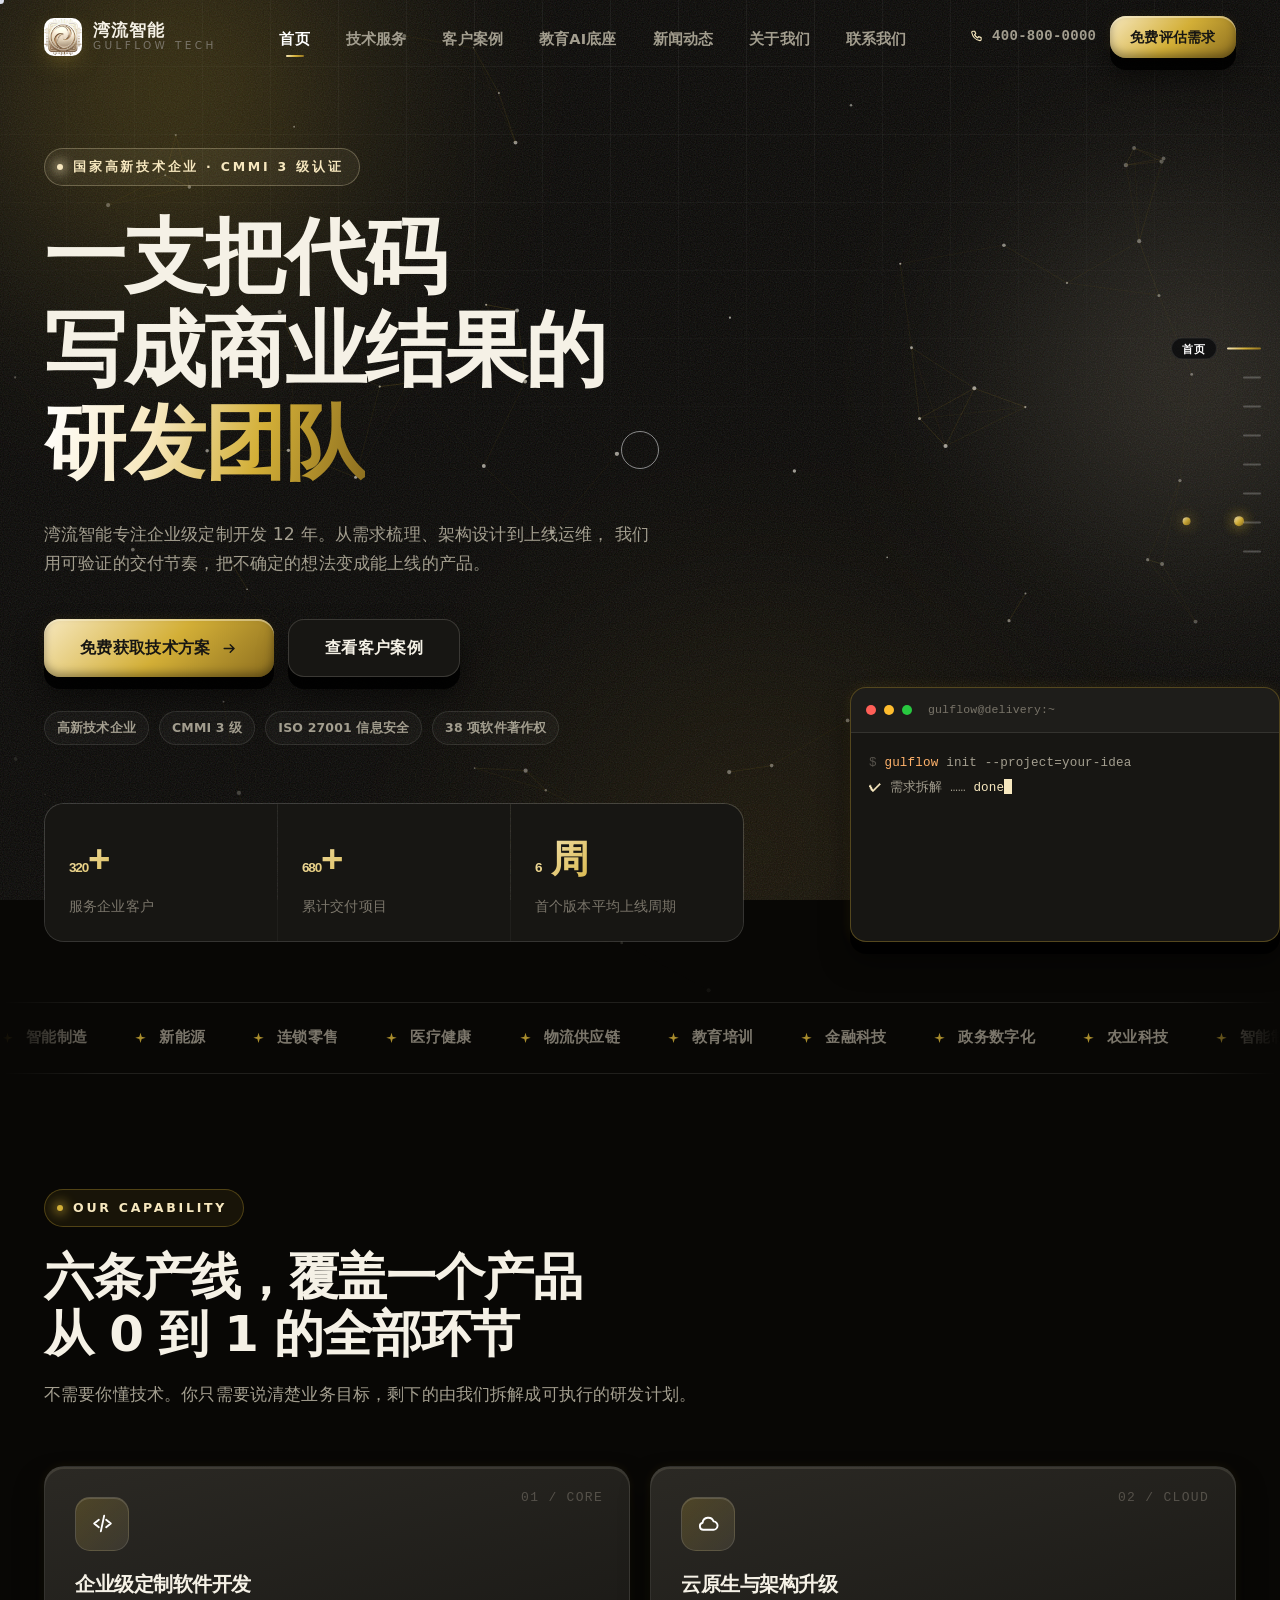
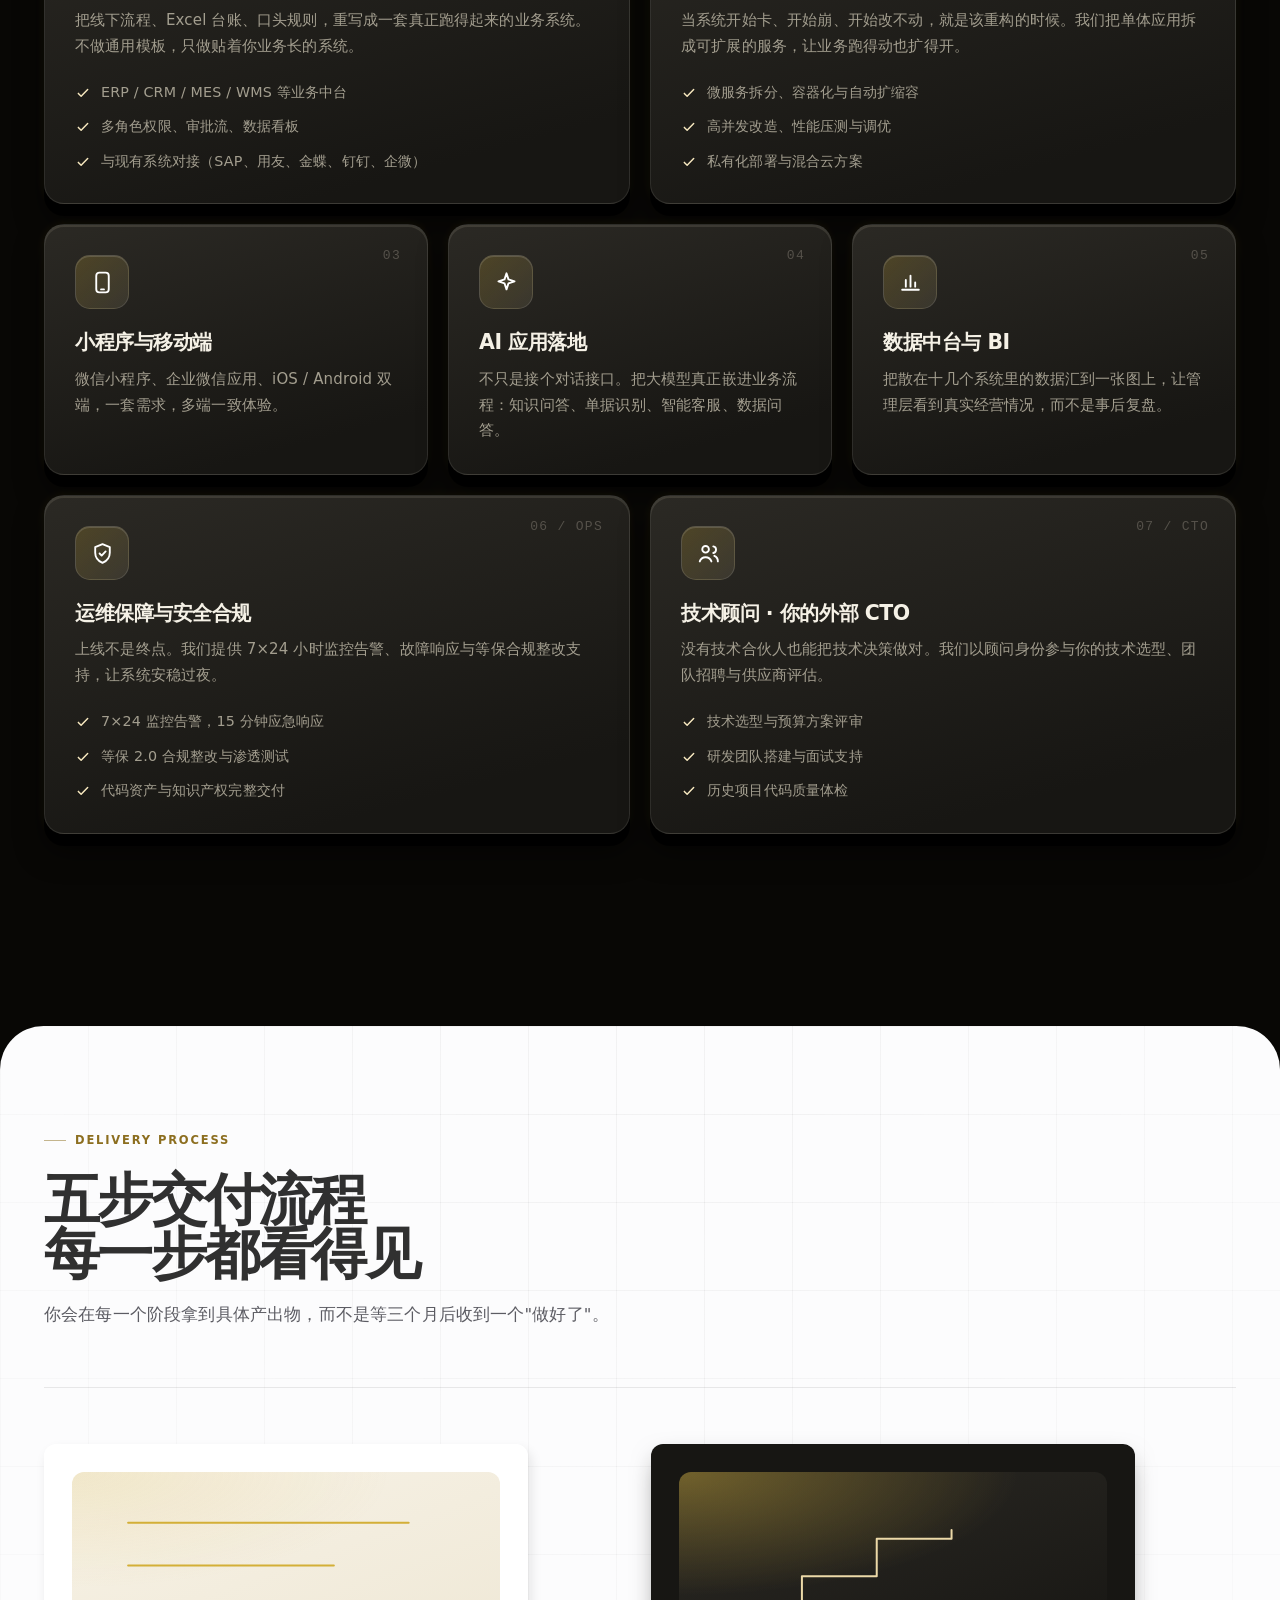
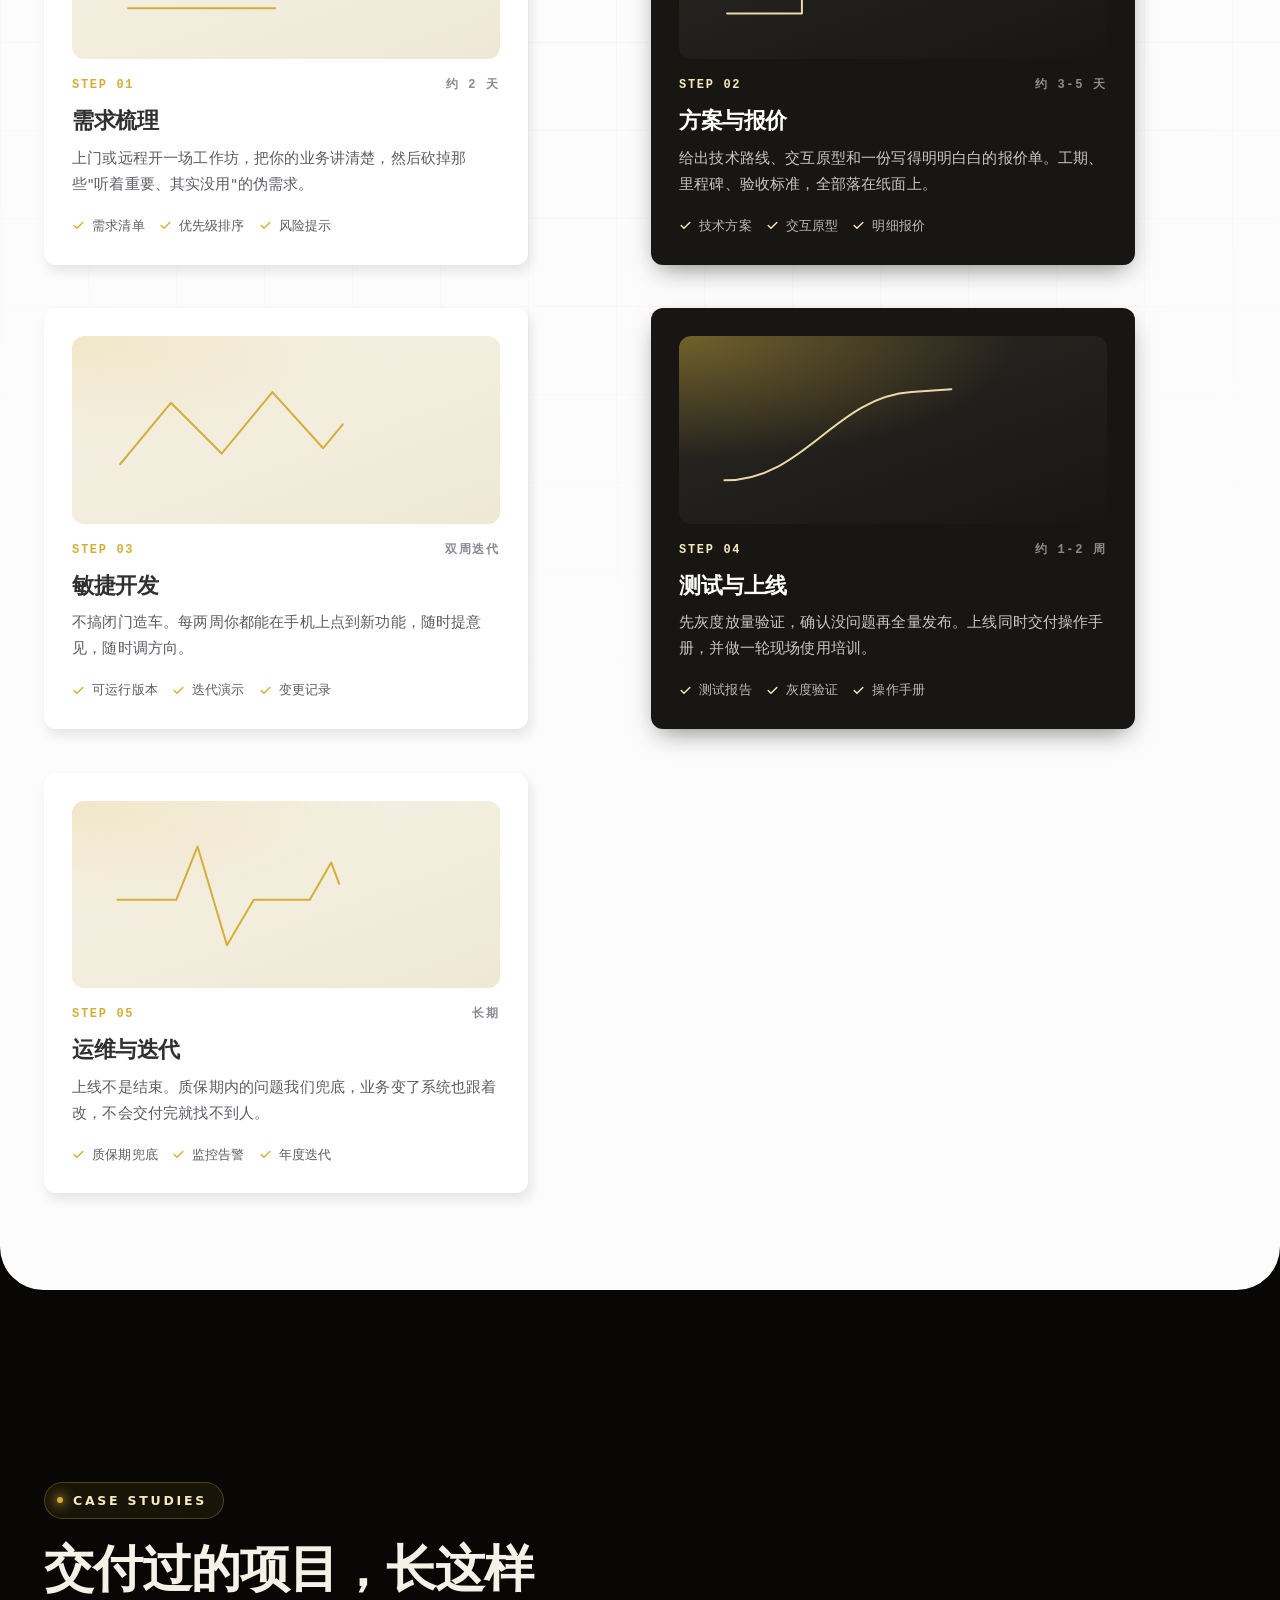
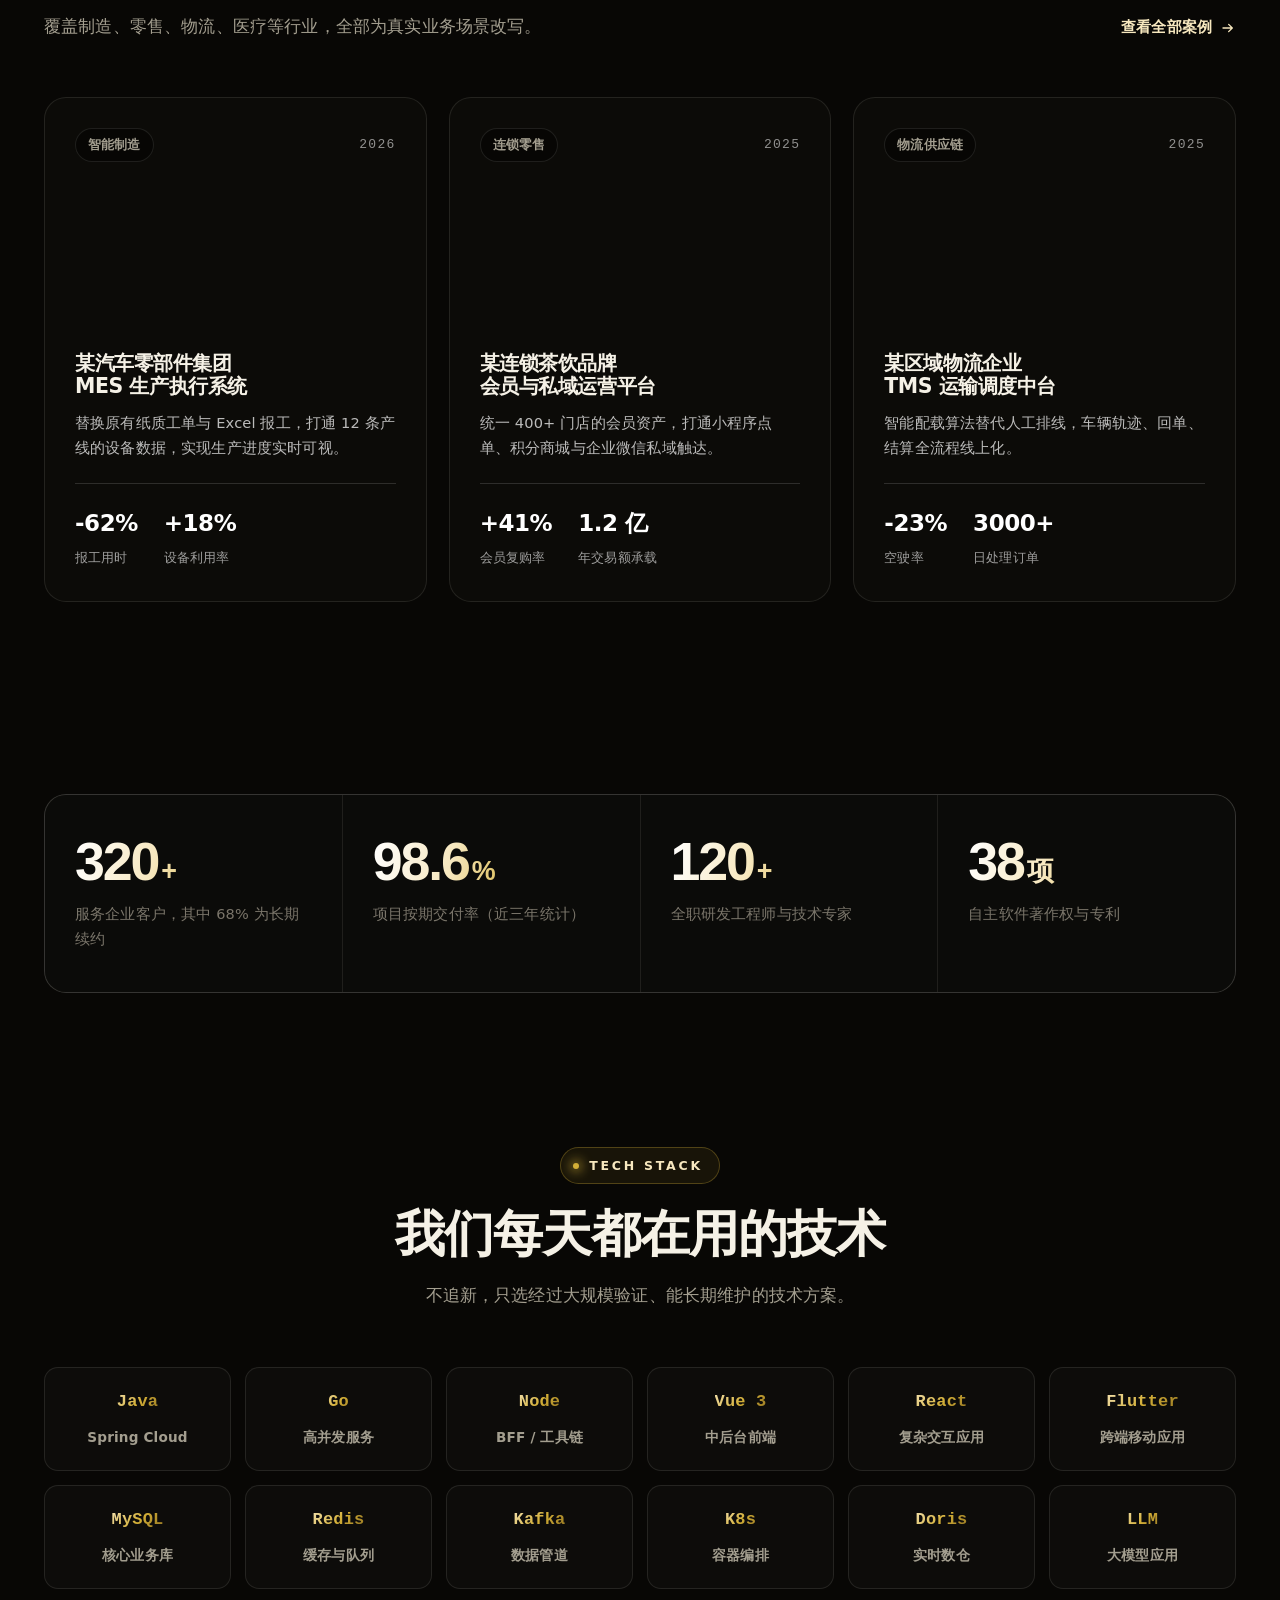
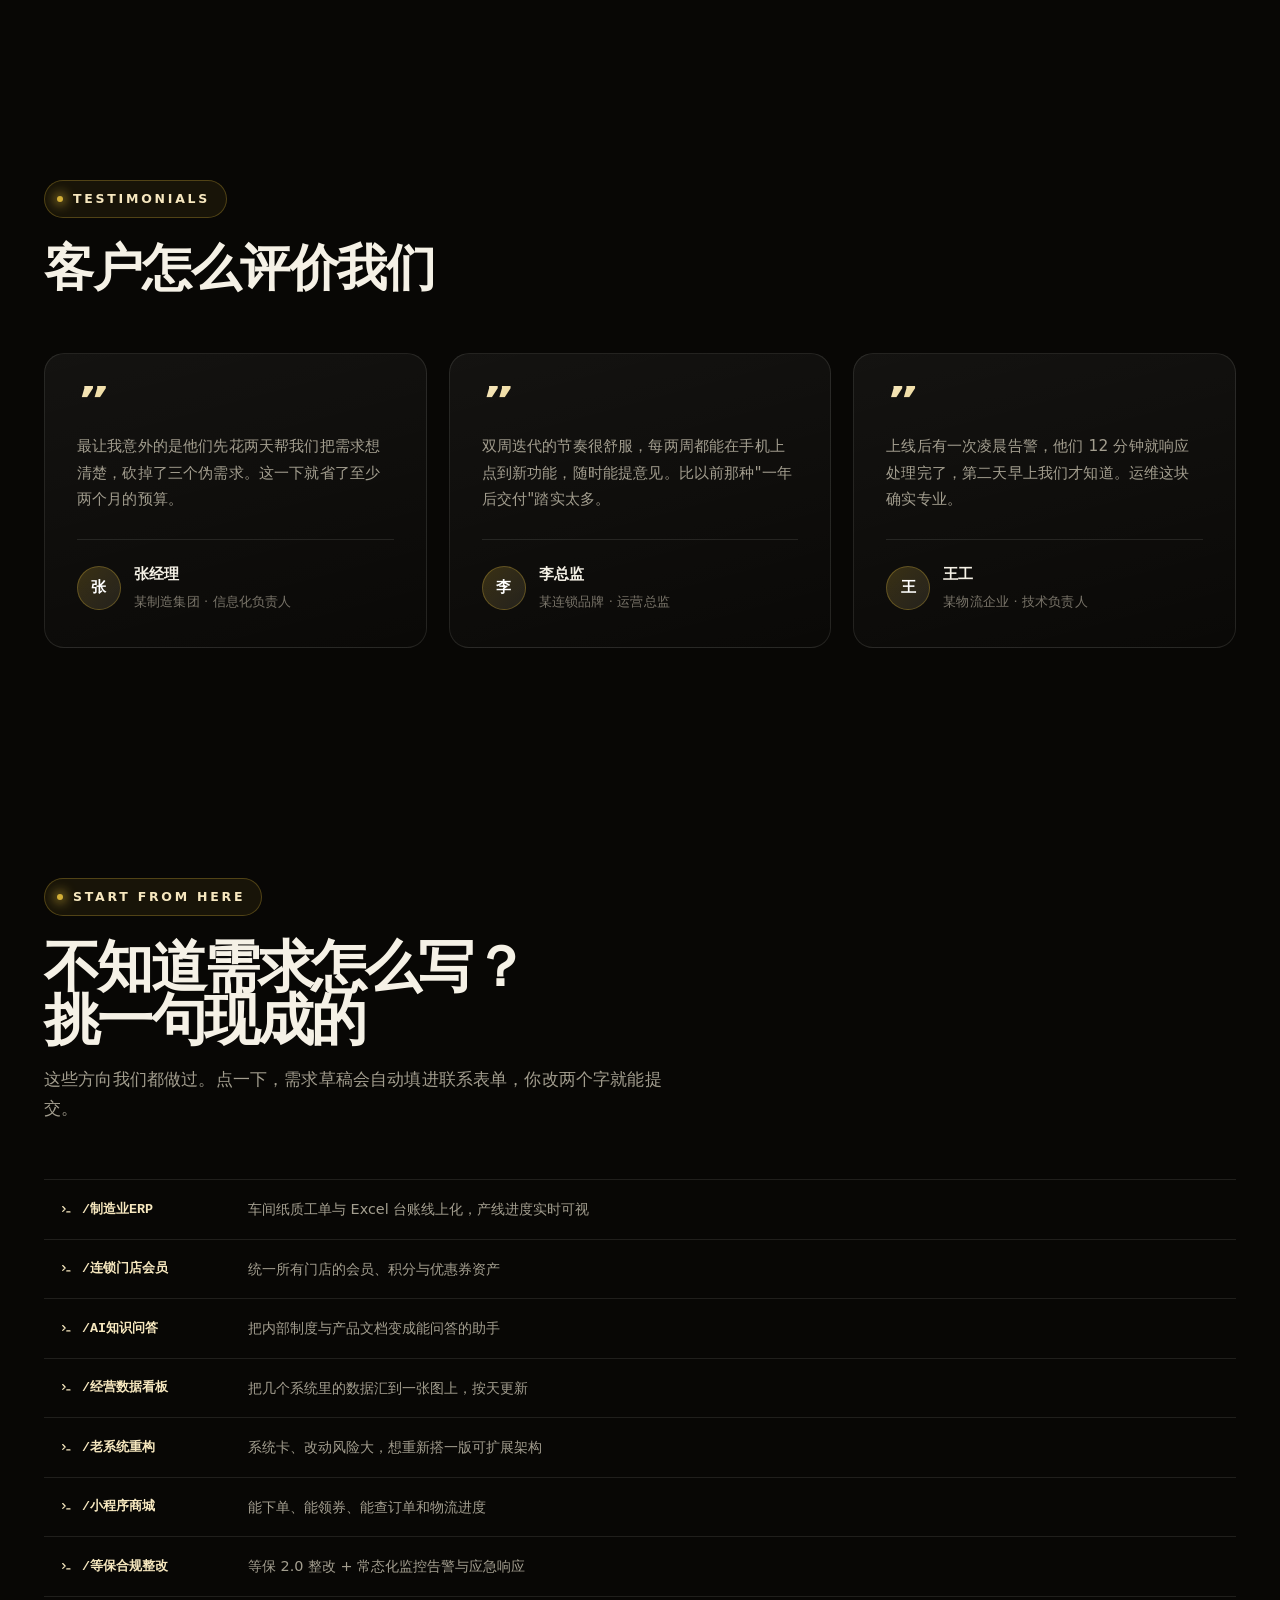
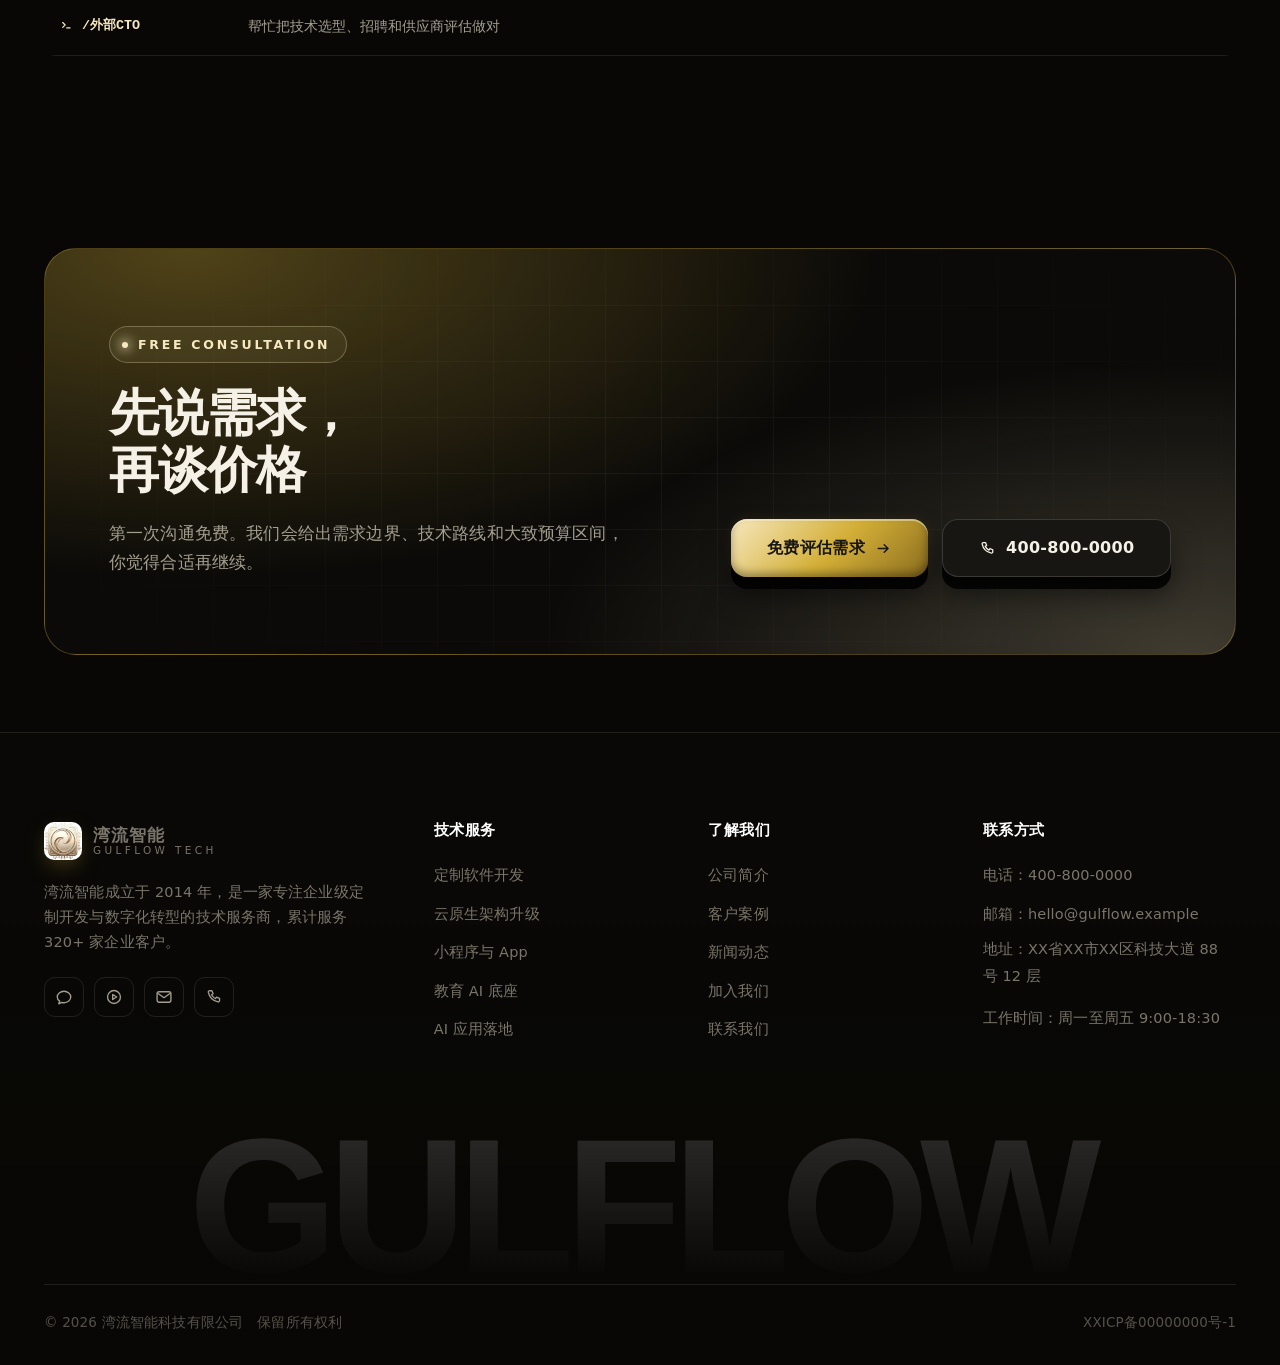
<file: index.html>
<!DOCTYPE html>
<html lang="zh-CN">
<head>
<meta charset="UTF-8" />
<meta name="viewport" content="width=device-width, initial-scale=1.0" />
<!-- TODO 替换：页面标题 -->
<title>湾流智能 GULFLOW | 企业级定制软件开发与数字化交付</title>
<!-- TODO 替换：页面描述 60~120 字 -->
<meta name="description" content="湾流智能是一家专注企业级定制开发的研发团队，提供需求梳理、架构设计、敏捷开发、上线运维全链路服务，已服务 320+ 家企业，平均 6 周上线首个可用版本。" />
<meta name="keywords" content="软件定制开发,企业数字化,小程序开发,系统集成,云原生,AI应用落地" />
<meta name="theme-color" content="#06070b" />
<link rel="icon" type="image/png" href="assets/img/logo.png" />
<link rel="stylesheet" href="assets/css/style.css" />
<!-- Editions 交互层（参考 Shopify Editions Winter '26，可整层删除） -->
<link rel="stylesheet" href="assets/css/editions.css" />
<script>
  /* 保险丝：editions.js 若未成功加载（404 / 被拦截），2.4 秒后自动摘掉 .ez-js，
     这样正文不会因为「等待入场」的隐藏初态而永远看不见。 */
  (function () {
    var d = document.documentElement;
    d.className += ' ez-js';
    setTimeout(function () {
      if (!window.__ezOk) d.className = d.className.replace(' ez-js', '');
    }, 2400);
  })();
</script>
</head>
<body>

<!-- ===== SVG 图标库（全站复用） ===== -->
<svg class="sprite" width="0" height="0" style="position:absolute" aria-hidden="true">
  <symbol id="i-code" viewBox="0 0 24 24" fill="none" stroke="currentColor" stroke-width="1.8" stroke-linecap="round" stroke-linejoin="round"><path d="M8.5 8.5 4 12l4.5 3.5M15.5 8.5 20 12l-4.5 3.5M13.6 4.4 10.4 19.6"/></symbol>
  <symbol id="i-cloud" viewBox="0 0 24 24" fill="none" stroke="currentColor" stroke-width="1.8" stroke-linecap="round" stroke-linejoin="round"><path d="M7 18h9.5a4 4 0 0 0 .4-8 5.5 5.5 0 0 0-10.6 1.3A3.4 3.4 0 0 0 7 18Z"/></symbol>
  <symbol id="i-mobile" viewBox="0 0 24 24" fill="none" stroke="currentColor" stroke-width="1.8" stroke-linecap="round" stroke-linejoin="round"><rect x="6" y="2.5" width="12" height="19" rx="3"/><path d="M10.6 18.6h2.8"/></symbol>
  <symbol id="i-spark" viewBox="0 0 24 24" fill="none" stroke="currentColor" stroke-width="1.8" stroke-linecap="round" stroke-linejoin="round"><path d="M12 3.2 13.9 9l5.8 1.9-5.8 1.9L12 18.6l-1.9-5.8L4.3 10.9 10.1 9 12 3.2Z"/></symbol>
  <symbol id="i-chart" viewBox="0 0 24 24" fill="none" stroke="currentColor" stroke-width="1.8" stroke-linecap="round" stroke-linejoin="round"><path d="M4 19h16M7.5 16V9.5M12 16V5.5M16.5 16v-4"/></symbol>
  <symbol id="i-shield" viewBox="0 0 24 24" fill="none" stroke="currentColor" stroke-width="1.8" stroke-linecap="round" stroke-linejoin="round"><path d="M12 3 5 5.8v5.4c0 4.2 2.9 8 7 9.8 4.1-1.8 7-5.6 7-9.8V5.8L12 3Z"/><path d="m9.2 12 2 2 3.8-4"/></symbol>
  <symbol id="i-users" viewBox="0 0 24 24" fill="none" stroke="currentColor" stroke-width="1.8" stroke-linecap="round" stroke-linejoin="round"><circle cx="9.2" cy="8" r="3.2"/><path d="M3.6 19.6a5.9 5.9 0 0 1 11.2 0M16.6 5.2a3.2 3.2 0 0 1 0 6.3M17.6 14.2a5.8 5.8 0 0 1 3.4 5.4"/></symbol>
  <symbol id="i-check" viewBox="0 0 24 24" fill="none" stroke="currentColor" stroke-width="2.2" stroke-linecap="round" stroke-linejoin="round"><path d="m5 12.6 4.2 4.2L19 6.9"/></symbol>
  <symbol id="i-arrow-right" viewBox="0 0 24 24" fill="none" stroke="currentColor" stroke-width="2" stroke-linecap="round" stroke-linejoin="round"><path d="M4.5 12h14M13 6.6l5.4 5.4L13 17.4"/></symbol>
  <symbol id="i-chevron" viewBox="0 0 24 24" fill="none" stroke="currentColor" stroke-width="2.2" stroke-linecap="round" stroke-linejoin="round"><path d="m9.5 5.5 6 6.5-6 6.5"/></symbol>
  <symbol id="i-arrow-up" viewBox="0 0 24 24" fill="none" stroke="currentColor" stroke-width="2" stroke-linecap="round" stroke-linejoin="round"><path d="M12 19.5V5M6 11l6-6 6 6"/></symbol>
  <symbol id="i-phone" viewBox="0 0 24 24" fill="none" stroke="currentColor" stroke-width="1.8" stroke-linecap="round" stroke-linejoin="round"><path d="M6.2 3.6h3l1.6 4-2 1.4a11.6 11.6 0 0 0 5.2 5.2l1.4-2 4 1.6v3a1.8 1.8 0 0 1-2 1.8A16.6 16.6 0 0 1 4.4 5.6a1.8 1.8 0 0 1 1.8-2Z"/></symbol>
  <symbol id="i-mail" viewBox="0 0 24 24" fill="none" stroke="currentColor" stroke-width="1.8" stroke-linecap="round" stroke-linejoin="round"><rect x="2.8" y="5" width="18.4" height="14" rx="2.6"/><path d="m4.6 7.6 7.4 5.3 7.4-5.3"/></symbol>
  <symbol id="i-pin" viewBox="0 0 24 24" fill="none" stroke="currentColor" stroke-width="1.8" stroke-linecap="round" stroke-linejoin="round"><path d="M12 21s7-5.6 7-11a7 7 0 1 0-14 0c0 5.4 7 11 7 11Z"/><circle cx="12" cy="10" r="2.6"/></symbol>
  <symbol id="i-clock" viewBox="0 0 24 24" fill="none" stroke="currentColor" stroke-width="1.8" stroke-linecap="round" stroke-linejoin="round"><circle cx="12" cy="12" r="8.6"/><path d="M12 7.2V12l3.6 2.1"/></symbol>
  <symbol id="i-rocket" viewBox="0 0 24 24" fill="none" stroke="currentColor" stroke-width="1.8" stroke-linecap="round" stroke-linejoin="round"><path d="M13.8 4.4c3.4-1.5 6.4-1 6.4-1s.5 3-1 6.4c-1.3 3-4.3 6-7.6 8.3l-3.6-1-1-3.6c2.4-3.3 5.4-6.3 8.4-7.6Z"/><circle cx="15.4" cy="8.6" r="1.6"/><path d="M8 16.2c-1.6 1.6-1.6 4-1.6 4s2.4 0 4-1.6"/></symbol>
  <symbol id="i-layers" viewBox="0 0 24 24" fill="none" stroke="currentColor" stroke-width="1.8" stroke-linecap="round" stroke-linejoin="round"><path d="m12 3.4 8.4 4.2L12 11.8 3.6 7.6 12 3.4Z"/><path d="m3.6 12.4 8.4 4.2 8.4-4.2M3.6 16.8l8.4 4.2 8.4-4.2"/></symbol>
  <symbol id="i-target" viewBox="0 0 24 24" fill="none" stroke="currentColor" stroke-width="1.8" stroke-linecap="round" stroke-linejoin="round"><circle cx="12" cy="12" r="8.6"/><circle cx="12" cy="12" r="4.6"/><circle cx="12" cy="12" r="1"/></symbol>
  <symbol id="i-chat" viewBox="0 0 24 24" fill="none" stroke="currentColor" stroke-width="1.8" stroke-linecap="round" stroke-linejoin="round"><path d="M21 12c0 4.2-4 7.6-9 7.6-1 0-1.9-.1-2.8-.3L5 21l1.2-3.4C4.2 16.4 3 14.3 3 12c0-4.2 4-7.6 9-7.6s9 3.4 9 7.6Z"/></symbol>
  <symbol id="i-play" viewBox="0 0 24 24" fill="none" stroke="currentColor" stroke-width="1.8" stroke-linecap="round" stroke-linejoin="round"><circle cx="12" cy="12" r="8.6"/><path d="m10.2 8.6 5.4 3.4-5.4 3.4V8.6Z"/></symbol>
  <symbol id="i-briefcase" viewBox="0 0 24 24" fill="none" stroke="currentColor" stroke-width="1.8" stroke-linecap="round" stroke-linejoin="round"><rect x="3" y="7" width="18" height="12.6" rx="2.4"/><path d="M8.6 7V5.4A1.4 1.4 0 0 1 10 4h4a1.4 1.4 0 0 1 1.4 1.4V7M3 12.4h18"/></symbol>
  <symbol id="i-file" viewBox="0 0 24 24" fill="none" stroke="currentColor" stroke-width="1.8" stroke-linecap="round" stroke-linejoin="round"><path d="M6 3.4h8l4 4V20a1 1 0 0 1-1 1H6a1 1 0 0 1-1-1V4.4a1 1 0 0 1 1-1Z"/><path d="M14 3.4V8h4"/></symbol>
</svg>

<div id="progress"></div>
<div id="spotlight" aria-hidden="true"></div>

<!-- 背景特效层 -->
<div class="bg-fx" aria-hidden="true">
  <div class="bg-grid"></div>
  <div class="bg-orb orb-1"></div>
  <div class="bg-orb orb-2"></div>
  <div class="bg-orb orb-3"></div>
  <div class="bg-noise"></div>
</div>

<!-- ===== 公共头部：所有页面保持一致，修改时同步更新 ===== -->
<header class="site-header">
  <div class="container nav">
    <a class="brand" href="index.html" aria-label="湾流智能首页">
      <span class="brand-mark"><img src="assets/img/logo.png" alt="湾流智能" /></span>
      <span class="brand-text"><b>湾流智能</b><i>Gulflow Tech</i></span>
    </a>
    <nav class="nav-links">
      <a href="index.html">首页</a>
      <a href="services.html">技术服务</a>
      <a href="cases.html">客户案例</a>
      <a href="edu-ai.html">教育AI底座</a>
      <a href="news.html">新闻动态</a>
      <a href="about.html">关于我们</a>
      <a href="contact.html">联系我们</a>
    </nav>
    <div class="nav-right">
      <!-- TODO 替换：联系电话 -->
      <span class="nav-tel"><svg><use href="#i-phone" /></svg>400-800-0000</span>
      <a href="contact.html" class="btn btn-primary btn-sm" data-magnet>免费评估需求</a>
      <button class="burger" id="burger" aria-label="打开菜单" aria-expanded="false"><i></i><i></i><i></i></button>
    </div>
  </div>
</header>

<div class="drawer" id="drawer">
  <a href="index.html">首页<span>01</span></a>
  <a href="services.html">技术服务<span>02</span></a>
  <a href="cases.html">客户案例<span>03</span></a>
  <a href="edu-ai.html">教育AI底座<span>04</span></a>
  <a href="news.html">新闻动态<span>05</span></a>
  <a href="about.html">关于我们<span>06</span></a>
  <a href="contact.html">联系我们<span>07</span></a>
  <a href="tel:4008000000" style="color:#24e5c4">400-800-0000<span>TEL</span></a>
</div>

<main>
  <!-- ===== Hero ===== -->
  <section class="hero" id="hero" data-chapter="首页" data-orbit="3" data-orbit-dur="26">
    <canvas id="heroCanvas" aria-hidden="true"></canvas>
    <!-- Editions 涂鸦上浮层：位置 / 大小 / 缩放由 JS 随机散布（原 emoji-rise） -->
    <div class="ez-doodles" data-doodles="12" aria-hidden="true"></div>
    <div class="container hero-inner">
      <span class="eyebrow">国家高新技术企业 · CMMI 3 级认证</span>
      <!-- TODO 替换：主标语 -->
      <h1 class="hero-title">
        <span class="line"><span>一支把代码</span></span>
        <span class="line"><span>写成商业结果的</span></span>
        <span class="line"><span class="grad-text">研发团队</span></span>
      </h1>
      <p class="hero-sub">
        湾流智能专注企业级定制开发 12 年。从需求梳理、架构设计到上线运维，
        我们用可验证的交付节奏，把不确定的想法变成能上线的产品。
      </p>
      <div class="hero-cta">
        <a href="contact.html" class="btn btn-primary btn-lg" data-magnet>
          免费获取技术方案 <svg><use href="#i-arrow-right" /></svg>
        </a>
        <a href="cases.html" class="btn btn-ghost btn-lg">查看客户案例</a>
      </div>
      <div class="hero-badges">
        <span class="tag">高新技术企业</span>
        <span class="tag">CMMI 3 级</span>
        <span class="tag">ISO 27001 信息安全</span>
        <span class="tag">38 项软件著作权</span>
      </div>
      <div class="hero-meta">
        <div><b><span data-count="320">0</span>+</b><span>服务企业客户</span></div>
        <div><b><span data-count="680">0</span>+</b><span>累计交付项目</span></div>
        <div><b><span data-count="6">0</span> 周</b><span>首个版本平均上线周期</span></div>
      </div>
    </div>

    <!-- 终端演示窗（装饰性动效） -->
    <div class="terminal" aria-hidden="true">
      <div class="terminal-bar"><i></i><i></i><i></i><span>gulflow@delivery:~</span></div>
      <div class="terminal-body" id="terminalBody"></div>
    </div>
  </section>

  <!-- ===== 客户行业跑马灯 =====
       Editions 同款手法：内容整段克隆一份做无缝循环（脚本自动克隆），
       两端用 mask 做渐隐，避免生硬截断。 -->
  <div class="ez-marquee" aria-hidden="true">
    <div class="ez-marquee-track">
      <span class="ez-marquee-item"><i class="ez-ico ez-ico--spark"></i>智能制造</span>
      <span class="ez-marquee-item"><i class="ez-ico ez-ico--spark"></i>新能源</span>
      <span class="ez-marquee-item"><i class="ez-ico ez-ico--spark"></i>连锁零售</span>
      <span class="ez-marquee-item"><i class="ez-ico ez-ico--spark"></i>医疗健康</span>
      <span class="ez-marquee-item"><i class="ez-ico ez-ico--spark"></i>物流供应链</span>
      <span class="ez-marquee-item"><i class="ez-ico ez-ico--spark"></i>教育培训</span>
      <span class="ez-marquee-item"><i class="ez-ico ez-ico--spark"></i>金融科技</span>
      <span class="ez-marquee-item"><i class="ez-ico ez-ico--spark"></i>政务数字化</span>
      <span class="ez-marquee-item"><i class="ez-ico ez-ico--spark"></i>农业科技</span>
    </div>
  </div>

  <!-- ===== 核心能力 ===== -->
  <section class="section" id="capability" data-chapter="核心能力">
    <div class="container">
      <div class="sec-head reveal">
        <span class="eyebrow eyebrow--brand">Our Capability</span>
        <h2>六条产线，覆盖一个产品<br class="only-lg" />从 0 到 1 的全部环节</h2>
        <p>不需要你懂技术。你只需要说清楚业务目标，剩下的由我们拆解成可执行的研发计划。</p>
      </div>

      <div class="bento">
        <article class="card b-span-3 tilt reveal">
          <div class="card-glow"></div>
          <span class="card-num">01 / CORE</span>
          <div class="ico"><svg><use href="#i-code" /></svg></div>
          <h3>企业级定制软件开发</h3>
          <p>把线下流程、Excel 台账、口头规则，重写成一套真正跑得起来的业务系统。不做通用模板，只做贴着你业务长的系统。</p>
          <ul class="card-list">
            <li><svg><use href="#i-check" /></svg>ERP / CRM / MES / WMS 等业务中台</li>
            <li><svg><use href="#i-check" /></svg>多角色权限、审批流、数据看板</li>
            <li><svg><use href="#i-check" /></svg>与现有系统对接（SAP、用友、金蝶、钉钉、企微）</li>
          </ul>
        </article>

        <article class="card b-span-3 tilt reveal">
          <div class="card-glow"></div>
          <span class="card-num">02 / CLOUD</span>
          <div class="ico"><svg><use href="#i-cloud" /></svg></div>
          <h3>云原生与架构升级</h3>
          <p>当系统开始卡、开始崩、开始改不动，就是该重构的时候。我们把单体应用拆成可扩展的服务，让业务跑得动也扩得开。</p>
          <ul class="card-list">
            <li><svg><use href="#i-check" /></svg>微服务拆分、容器化与自动扩缩容</li>
            <li><svg><use href="#i-check" /></svg>高并发改造、性能压测与调优</li>
            <li><svg><use href="#i-check" /></svg>私有化部署与混合云方案</li>
          </ul>
        </article>

        <article class="card b-span-2 tilt reveal">
          <div class="card-glow"></div>
          <span class="card-num">03</span>
          <div class="ico"><svg><use href="#i-mobile" /></svg></div>
          <h3>小程序与移动端</h3>
          <p>微信小程序、企业微信应用、iOS / Android 双端，一套需求，多端一致体验。</p>
        </article>

        <article class="card b-span-2 tilt reveal">
          <div class="card-glow"></div>
          <span class="card-num">04</span>
          <div class="ico"><svg><use href="#i-spark" /></svg></div>
          <h3>AI 应用落地</h3>
          <p>不只是接个对话接口。把大模型真正嵌进业务流程：知识问答、单据识别、智能客服、数据问答。</p>
        </article>

        <article class="card b-span-2 tilt reveal">
          <div class="card-glow"></div>
          <span class="card-num">05</span>
          <div class="ico"><svg><use href="#i-chart" /></svg></div>
          <h3>数据中台与 BI</h3>
          <p>把散在十几个系统里的数据汇到一张图上，让管理层看到真实经营情况，而不是事后复盘。</p>
        </article>

        <article class="card b-span-3 tilt reveal">
          <div class="card-glow"></div>
          <span class="card-num">06 / OPS</span>
          <div class="ico"><svg><use href="#i-shield" /></svg></div>
          <h3>运维保障与安全合规</h3>
          <p>上线不是终点。我们提供 7×24 小时监控告警、故障响应与等保合规整改支持，让系统安稳过夜。</p>
          <ul class="card-list">
            <li><svg><use href="#i-check" /></svg>7×24 监控告警，15 分钟应急响应</li>
            <li><svg><use href="#i-check" /></svg>等保 2.0 合规整改与渗透测试</li>
            <li><svg><use href="#i-check" /></svg>代码资产与知识产权完整交付</li>
          </ul>
        </article>

        <article class="card b-span-3 tilt reveal">
          <div class="card-glow"></div>
          <span class="card-num">07 / CTO</span>
          <div class="ico"><svg><use href="#i-users" /></svg></div>
          <h3>技术顾问 · 你的外部 CTO</h3>
          <p>没有技术合伙人也能把技术决策做对。我们以顾问身份参与你的技术选型、团队招聘与供应商评估。</p>
          <ul class="card-list">
            <li><svg><use href="#i-check" /></svg>技术选型与预算方案评审</li>
            <li><svg><use href="#i-check" /></svg>研发团队搭建与面试支持</li>
            <li><svg><use href="#i-check" /></svg>历史项目代码质量体检</li>
          </ul>
        </article>
      </div>
    </div>
  </section>

  <!-- ===== 交付流程 =====
       Editions 版式移植的两处关键：
       1. 深色底上切出一整块「纸白」区块，形成明暗交替
          （原页一直在深靛蓝 #1c004f 与纸白 #fcfcfd 之间来回切换，
            这是它脱离"通篇暗色 = 廉价感"的核心手法）
       2. 12 列栅格 + 每张卡只占 5 列：奇数卡起第 1 列、偶数卡起第 7 列，
            第 6 / 12 列恒定留空 —— 形成「两列卡片 + 宽中央呼吸带」的排版
            （原页 md:col-span-5 + md:even:col-start-7，全站出现 137 次）
       卡片本体带 3D 翻起入场（原 @keyframes timeline-start）。 -->
  <section class="ez-paper-sec" id="process" data-chapter="交付流程">
    <div class="container">
      <div class="ez-stagger" style="max-width:780px">
        <span class="ez-eyebrow">Delivery Process</span>
        <h2 class="ez-display ez-display--lg ez-trim" style="margin:24px 0 20px;color:var(--ez-ink)">五步交付流程<br />每一步都看得见</h2>
        <p class="ez-lead-text" style="font-size:clamp(15.5px,1.3vw,18px);line-height:1.82;max-width:600px">
          你会在每一个阶段拿到具体产出物，而不是等三个月后收到一个"做好了"。
        </p>
      </div>

      <svg class="ez-rule" viewBox="0 0 100 1" preserveAspectRatio="none" aria-hidden="true"
           style="margin:clamp(34px,4.4vw,60px) 0"><line x1="0" y1="0.5" x2="100" y2="0.5" /></svg>

      <div class="ez-zig ez-stage">

        <article class="ez-card ez-drop">
          <div class="ez-card-fig ez-draw">
            <svg viewBox="0 0 320 140" preserveAspectRatio="none" aria-hidden="true">
              <path pathLength="1" d="M42 38H252M42 70H196M42 102H152" fill="none" stroke-width="2" stroke-linecap="round" vector-effect="non-scaling-stroke" />
            </svg>
          </div>
          <div class="ez-card-head">
            <span class="ez-card-num">Step 01</span>
            <span class="ez-card-num" style="color:#8a8a93">约 2 天</span>
          </div>
          <h3>需求梳理</h3>
          <p>上门或远程开一场工作坊，把你的业务讲清楚，然后砍掉那些"听着重要、其实没用"的伪需求。</p>
          <ul class="ez-card-foot">
            <li><i class="ez-ico ez-ico--check"></i>需求清单</li>
            <li><i class="ez-ico ez-ico--check"></i>优先级排序</li>
            <li><i class="ez-ico ez-ico--check"></i>风险提示</li>
          </ul>
        </article>

        <article class="ez-card ez-card--ink ez-drop">
          <div class="ez-card-fig ez-draw">
            <svg viewBox="0 0 320 140" preserveAspectRatio="none" aria-hidden="true">
              <path pathLength="1" d="M36 106H92V78H148V50H204V26H264" fill="none" stroke-width="2" stroke-linecap="round" stroke-linejoin="round" vector-effect="non-scaling-stroke" />
            </svg>
          </div>
          <div class="ez-card-head">
            <span class="ez-card-num">Step 02</span>
            <span class="ez-card-num" style="color:rgba(255,255,255,.5)">约 3-5 天</span>
          </div>
          <h3>方案与报价</h3>
          <p>给出技术路线、交互原型和一份写得明明白白的报价单。工期、里程碑、验收标准，全部落在纸面上。</p>
          <ul class="ez-card-foot">
            <li><i class="ez-ico ez-ico--check"></i>技术方案</li>
            <li><i class="ez-ico ez-ico--check"></i>交互原型</li>
            <li><i class="ez-ico ez-ico--check"></i>明细报价</li>
          </ul>
        </article>

        <article class="ez-card ez-drop">
          <div class="ez-card-fig ez-draw">
            <svg viewBox="0 0 320 140" preserveAspectRatio="none" aria-hidden="true">
              <path pathLength="1" d="M36 96L74 50L112 88L150 42L188 84L226 38L264 68" fill="none" stroke-width="2" stroke-linecap="round" stroke-linejoin="round" vector-effect="non-scaling-stroke" />
            </svg>
          </div>
          <div class="ez-card-head">
            <span class="ez-card-num">Step 03</span>
            <span class="ez-card-num" style="color:#8a8a93">双周迭代</span>
          </div>
          <h3>敏捷开发</h3>
          <p>不搞闭门造车。每两周你都能在手机上点到新功能，随时提意见，随时调方向。</p>
          <ul class="ez-card-foot">
            <li><i class="ez-ico ez-ico--check"></i>可运行版本</li>
            <li><i class="ez-ico ez-ico--check"></i>迭代演示</li>
            <li><i class="ez-ico ez-ico--check"></i>变更记录</li>
          </ul>
        </article>

        <article class="ez-card ez-card--ink ez-drop">
          <div class="ez-card-fig ez-draw">
            <svg viewBox="0 0 320 140" preserveAspectRatio="none" aria-hidden="true">
              <path pathLength="1" d="M34 108C94 108 116 46 174 42S244 36 266 30" fill="none" stroke-width="2" stroke-linecap="round" vector-effect="non-scaling-stroke" />
            </svg>
          </div>
          <div class="ez-card-head">
            <span class="ez-card-num">Step 04</span>
            <span class="ez-card-num" style="color:rgba(255,255,255,.5)">约 1-2 周</span>
          </div>
          <h3>测试与上线</h3>
          <p>先灰度放量验证，确认没问题再全量发布。上线同时交付操作手册，并做一轮现场使用培训。</p>
          <ul class="ez-card-foot">
            <li><i class="ez-ico ez-ico--check"></i>测试报告</li>
            <li><i class="ez-ico ez-ico--check"></i>灰度验证</li>
            <li><i class="ez-ico ez-ico--check"></i>操作手册</li>
          </ul>
        </article>

        <article class="ez-card ez-drop">
          <div class="ez-card-fig ez-draw">
            <svg viewBox="0 0 320 140" preserveAspectRatio="none" aria-hidden="true">
              <path pathLength="1" d="M34 74H78L94 34L116 108L136 74H178L194 46L212 94L230 74H268" fill="none" stroke-width="2" stroke-linecap="round" stroke-linejoin="round" vector-effect="non-scaling-stroke" />
            </svg>
          </div>
          <div class="ez-card-head">
            <span class="ez-card-num">Step 05</span>
            <span class="ez-card-num" style="color:#8a8a93">长期</span>
          </div>
          <h3>运维与迭代</h3>
          <p>上线不是结束。质保期内的问题我们兜底，业务变了系统也跟着改，不会交付完就找不到人。</p>
          <ul class="ez-card-foot">
            <li><i class="ez-ico ez-ico--check"></i>质保期兜底</li>
            <li><i class="ez-ico ez-ico--check"></i>监控告警</li>
            <li><i class="ez-ico ez-ico--check"></i>年度迭代</li>
          </ul>
        </article>

      </div>
    </div>
  </section>

  <!-- ===== 案例 ===== -->
  <section class="section" id="cases" data-chapter="客户案例">
    <div class="container">
      <div class="sec-head reveal" style="display:flex;flex-wrap:wrap;justify-content:space-between;align-items:flex-end;gap:24px;max-width:none">
        <div>
          <span class="eyebrow eyebrow--brand">Case Studies</span>
          <h2 style="margin:22px 0 14px">交付过的项目，长这样</h2>
          <p>覆盖制造、零售、物流、医疗等行业，全部为真实业务场景改写。</p>
        </div>
        <a href="cases.html" class="link-arrow">查看全部案例 <svg><use href="#i-arrow-right" /></svg></a>
      </div>

      <div class="case-grid">
        <article class="case-card reveal">
          <div class="case-visual cv-1"></div>
          <div class="case-top">
            <span class="tag" style="background:rgba(0,0,0,.4)">智能制造</span>
            <span class="card-num" style="position:static;color:rgba(255,255,255,.55)">2026</span>
          </div>
          <h3>某汽车零部件集团<br />MES 生产执行系统</h3>
          <p class="case-desc">替换原有纸质工单与 Excel 报工，打通 12 条产线的设备数据，实现生产进度实时可视。</p>
          <div class="case-metrics">
            <div><b>-62%</b><span>报工用时</span></div>
            <div><b>+18%</b><span>设备利用率</span></div>
          </div>
        </article>

        <article class="case-card reveal">
          <div class="case-visual cv-2"></div>
          <div class="case-top">
            <span class="tag" style="background:rgba(0,0,0,.4)">连锁零售</span>
            <span class="card-num" style="position:static;color:rgba(255,255,255,.55)">2025</span>
          </div>
          <h3>某连锁茶饮品牌<br />会员与私域运营平台</h3>
          <p class="case-desc">统一 400+ 门店的会员资产，打通小程序点单、积分商城与企业微信私域触达。</p>
          <div class="case-metrics">
            <div><b>+41%</b><span>会员复购率</span></div>
            <div><b>1.2 亿</b><span>年交易额承载</span></div>
          </div>
        </article>

        <article class="case-card reveal">
          <div class="case-visual cv-3"></div>
          <div class="case-top">
            <span class="tag" style="background:rgba(0,0,0,.4)">物流供应链</span>
            <span class="card-num" style="position:static;color:rgba(255,255,255,.55)">2025</span>
          </div>
          <h3>某区域物流企业<br />TMS 运输调度中台</h3>
          <p class="case-desc">智能配载算法替代人工排线，车辆轨迹、回单、结算全流程线上化。</p>
          <div class="case-metrics">
            <div><b>-23%</b><span>空驶率</span></div>
            <div><b>3000+</b><span>日处理订单</span></div>
          </div>
        </article>
      </div>
    </div>
  </section>

  <!-- ===== 数据成绩 ===== -->
  <section class="section section-tight">
    <div class="container">
      <div class="stats reveal">
        <div class="stat"><b><span data-count="320">0</span><span class="suf">+</span></b><p>服务企业客户，其中 68% 为长期续约</p></div>
        <div class="stat"><b><span data-count="98.6" data-dec="1">0</span><span class="suf">%</span></b><p>项目按期交付率（近三年统计）</p></div>
        <div class="stat"><b><span data-count="120">0</span><span class="suf">+</span></b><p>全职研发工程师与技术专家</p></div>
        <div class="stat"><b><span data-count="38">0</span><span class="suf">项</span></b><p>自主软件著作权与专利</p></div>
      </div>
    </div>
  </section>

  <!-- ===== 技术栈 ===== -->
  <section class="section section-tight" id="stack" data-chapter="技术栈">
    <div class="container">
      <div class="sec-head center reveal">
        <span class="eyebrow eyebrow--brand">Tech Stack</span>
        <h2>我们每天都在用的技术</h2>
        <p>不追新，只选经过大规模验证、能长期维护的技术方案。</p>
      </div>
      <div class="stack-grid reveal">
        <div class="stack-item"><em>Java</em>Spring Cloud</div>
        <div class="stack-item"><em>Go</em>高并发服务</div>
        <div class="stack-item"><em>Node</em>BFF / 工具链</div>
        <div class="stack-item"><em>Vue 3</em>中后台前端</div>
        <div class="stack-item"><em>React</em>复杂交互应用</div>
        <div class="stack-item"><em>Flutter</em>跨端移动应用</div>
        <div class="stack-item"><em>MySQL</em>核心业务库</div>
        <div class="stack-item"><em>Redis</em>缓存与队列</div>
        <div class="stack-item"><em>Kafka</em>数据管道</div>
        <div class="stack-item"><em>K8s</em>容器编排</div>
        <div class="stack-item"><em>Doris</em>实时数仓</div>
        <div class="stack-item"><em>LLM</em>大模型应用</div>
      </div>
    </div>
  </section>

  <!-- ===== 客户评价 ===== -->
  <section class="section" id="voices" data-chapter="客户评价">
    <div class="container">
      <div class="sec-head reveal">
        <span class="eyebrow eyebrow--brand">Testimonials</span>
        <h2>客户怎么评价我们</h2>
      </div>
      <div class="quote-grid">
        <div class="quote reveal">
          <div class="quote-mark">”</div>
          <p>最让我意外的是他们先花两天帮我们把需求想清楚，砍掉了三个伪需求。这一下就省了至少两个月的预算。</p>
          <div class="quote-who">
            <div class="avatar">张</div>
            <div><b>张经理</b><span>某制造集团 · 信息化负责人</span></div>
          </div>
        </div>
        <div class="quote reveal">
          <div class="quote-mark">”</div>
          <p>双周迭代的节奏很舒服，每两周都能在手机上点到新功能，随时能提意见。比以前那种"一年后交付"踏实太多。</p>
          <div class="quote-who">
            <div class="avatar">李</div>
            <div><b>李总监</b><span>某连锁品牌 · 运营总监</span></div>
          </div>
        </div>
        <div class="quote reveal">
          <div class="quote-mark">”</div>
          <p>上线后有一次凌晨告警，他们 12 分钟就响应处理完了，第二天早上我们才知道。运维这块确实专业。</p>
          <div class="quote-who">
            <div class="avatar">王</div>
            <div><b>王工</b><span>某物流企业 · 技术负责人</span></div>
          </div>
        </div>
      </div>
    </div>
  </section>

  <!-- ===== 需求预设 =====
       参考页里这是一个装饰性的 slash 命令列表（20 条 /xxx + 描述 + Try it）。
       这里改写成真实的获客入口：点一行就把需求草稿带进联系表单，用户改两个字就能提交。 -->
  <section class="section" id="presets" data-chapter="需求预设">
    <div class="container">
      <div class="sec-head reveal" style="max-width:none">
        <span class="eyebrow eyebrow--brand">Start From Here</span>
        <h2 class="ez-display ez-display--lg ez-trim" style="margin:24px 0 18px">不知道需求怎么写？<br />挑一句现成的</h2>
        <p style="max-width:640px">这些方向我们都做过。点一下，需求草稿会自动填进联系表单，你改两个字就能提交。</p>
      </div>

      <div class="ez-slash-wrap ez-stagger" style="margin-top:clamp(28px,3.6vw,48px)">

        <button type="button" class="ez-slash"
                data-preset-type="定制软件开发"
                data-preset-text="把车间的纸质工单和 Excel 台账换成一套系统，能实时看到每条产线的进度，报工数据自动汇总到看板。">
          <span class="ez-slash-cmd"><i class="ez-ico ez-ico--terminal"></i>/制造业ERP</span>
          <span class="ez-slash-desc">车间纸质工单与 Excel 台账线上化，产线进度实时可视</span>
          <span class="ez-slash-go">用这个开始<i class="ez-ico ez-ico--arrow"></i></span>
        </button>

        <button type="button" class="ez-slash"
                data-preset-type="小程序 / App"
                data-preset-text="我们有多家连锁门店，想把会员、积分和优惠券统一管起来，打通小程序点单和企业微信私域触达。">
          <span class="ez-slash-cmd"><i class="ez-ico ez-ico--terminal"></i>/连锁门店会员</span>
          <span class="ez-slash-desc">统一所有门店的会员、积分与优惠券资产</span>
          <span class="ez-slash-go">用这个开始<i class="ez-ico ez-ico--arrow"></i></span>
        </button>

        <button type="button" class="ez-slash"
                data-preset-type="AI 应用落地"
                data-preset-text="公司内部的制度和产品文档太多，想做一个能用自然语言提问的助手，员工查资料不用再一页页翻文档。">
          <span class="ez-slash-cmd"><i class="ez-ico ez-ico--terminal"></i>/AI知识问答</span>
          <span class="ez-slash-desc">把内部制度与产品文档变成能问答的助手</span>
          <span class="ez-slash-go">用这个开始<i class="ez-ico ez-ico--arrow"></i></span>
        </button>

        <button type="button" class="ez-slash"
                data-preset-type="数据中台 / BI"
                data-preset-text="数据散在好几个系统里，管理层看不到实时经营情况。想把数据汇到一张看板上，按天更新。">
          <span class="ez-slash-cmd"><i class="ez-ico ez-ico--terminal"></i>/经营数据看板</span>
          <span class="ez-slash-desc">把几个系统里的数据汇到一张图上，按天更新</span>
          <span class="ez-slash-go">用这个开始<i class="ez-ico ez-ico--arrow"></i></span>
        </button>

        <button type="button" class="ez-slash"
                data-preset-type="云原生 / 架构升级"
                data-preset-text="现有系统越来越卡，加功能的风险很大。想先做一版可扩展的架构，再逐步把单体拆开。">
          <span class="ez-slash-cmd"><i class="ez-ico ez-ico--terminal"></i>/老系统重构</span>
          <span class="ez-slash-desc">系统卡、改动风险大，想重新搭一版可扩展架构</span>
          <span class="ez-slash-go">用这个开始<i class="ez-ico ez-ico--arrow"></i></span>
        </button>

        <button type="button" class="ez-slash"
                data-preset-type="小程序 / App"
                data-preset-text="想做一个微信小程序商城，用户可以下单、领优惠券、查订单和物流进度。">
          <span class="ez-slash-cmd"><i class="ez-ico ez-ico--terminal"></i>/小程序商城</span>
          <span class="ez-slash-desc">能下单、能领券、能查订单和物流进度</span>
          <span class="ez-slash-go">用这个开始<i class="ez-ico ez-ico--arrow"></i></span>
        </button>

        <button type="button" class="ez-slash"
                data-preset-type="运维与安全合规"
                data-preset-text="我们接下来要做等保 2.0 整改，同时希望有一套常态化的监控告警和应急响应机制。">
          <span class="ez-slash-cmd"><i class="ez-ico ez-ico--terminal"></i>/等保合规整改</span>
          <span class="ez-slash-desc">等保 2.0 整改 + 常态化监控告警与应急响应</span>
          <span class="ez-slash-go">用这个开始<i class="ez-ico ez-ico--arrow"></i></span>
        </button>

        <button type="button" class="ez-slash"
                data-preset-type="技术顾问"
                data-preset-text="公司没有技术合伙人，希望有外部顾问帮我们把技术选型、研发团队招聘和供应商评估做对。">
          <span class="ez-slash-cmd"><i class="ez-ico ez-ico--terminal"></i>/外部CTO</span>
          <span class="ez-slash-desc">帮忙把技术选型、招聘和供应商评估做对</span>
          <span class="ez-slash-go">用这个开始<i class="ez-ico ez-ico--arrow"></i></span>
        </button>

      </div>
    </div>
  </section>

  <!-- ===== CTA ===== -->
  <section class="section section-tight" id="start" data-chapter="开始合作">
    <div class="container">
      <div class="cta-band reveal">
        <div class="cta-flex">
          <div>
            <span class="eyebrow">Free Consultation</span>
            <h2 style="margin-top:22px">先说需求，<br />再谈价格</h2>
            <p class="lead" style="margin-top:20px;max-width:520px">
              第一次沟通免费。我们会给出需求边界、技术路线和大致预算区间，
              你觉得合适再继续。
            </p>
          </div>
          <div class="cta-actions">
            <a href="contact.html" class="btn btn-primary btn-lg" data-magnet>免费评估需求 <svg><use href="#i-arrow-right" /></svg></a>
            <a href="tel:4008000000" class="btn btn-ghost btn-lg"><svg><use href="#i-phone" /></svg>400-800-0000</a>
          </div>
        </div>
      </div>
    </div>
  </section>
</main>

<!-- ===== 公共页脚：所有页面保持一致 ===== -->
<footer class="site-footer">
  <div class="container">
    <div class="footer-grid">
      <div class="footer-brand">
        <a class="brand" href="index.html">
          <span class="brand-mark"><img src="assets/img/logo.png" alt="湾流智能" /></span>
          <span class="brand-text"><b>湾流智能</b><i>Gulflow Tech</i></span>
        </a>
        <!-- TODO 替换：公司简介 -->
        <p>湾流智能成立于 2014 年，是一家专注企业级定制开发与数字化转型的技术服务商，累计服务 320+ 家企业客户。</p>
        <div class="socials" style="margin-top:22px">
          <a href="#" aria-label="微信公众号"><svg><use href="#i-chat" /></svg></a>
          <a href="#" aria-label="视频号"><svg><use href="#i-play" /></svg></a>
          <a href="mailto:hello@gulflow.example" aria-label="邮件"><svg><use href="#i-mail" /></svg></a>
          <a href="tel:4008000000" aria-label="电话"><svg><use href="#i-phone" /></svg></a>
        </div>
      </div>
      <div>
        <h4>技术服务</h4>
        <ul>
          <li><a href="services.html">定制软件开发</a></li>
          <li><a href="services.html">云原生架构升级</a></li>
          <li><a href="services.html">小程序与 App</a></li>
          <li><a href="edu-ai.html">教育 AI 底座</a></li>
          <li><a href="services.html">AI 应用落地</a></li>
        </ul>
      </div>
      <div>
        <h4>了解我们</h4>
        <ul>
          <li><a href="about.html">公司简介</a></li>
          <li><a href="cases.html">客户案例</a></li>
          <li><a href="news.html">新闻动态</a></li>
          <li><a href="about.html">加入我们</a></li>
          <li><a href="contact.html">联系我们</a></li>
        </ul>
      </div>
      <div>
        <h4>联系方式</h4>
        <ul>
          <!-- TODO 替换：真实联系方式 -->
          <li><a href="tel:4008000000">电话：400-800-0000</a></li>
          <li><a href="mailto:hello@gulflow.example">邮箱：hello@gulflow.example</a></li>
          <li><a href="contact.html">地址：XX省XX市XX区科技大道 88 号 12 层</a></li>
          <li><a href="contact.html">工作时间：周一至周五 9:00-18:30</a></li>
        </ul>
      </div>
    </div>
    <div class="footer-word">GULFLOW</div>
    <div class="footer-bottom">
      <!-- TODO 替换：备案号（国内服务器必填） -->
      <span>© <span data-year>2026</span> 湾流智能科技有限公司　保留所有权利</span>
      <span><a href="https://beian.miit.gov.cn" target="_blank" rel="noopener">XXICP备00000000号-1</a></span>
    </div>
  </div>
</footer>

<button id="toTop" aria-label="回到顶部"><svg><use href="#i-arrow-up" /></svg></button>
<script src="assets/js/main.js"></script>
<script src="assets/js/editions.js"></script>
</body>
</html>
</file>
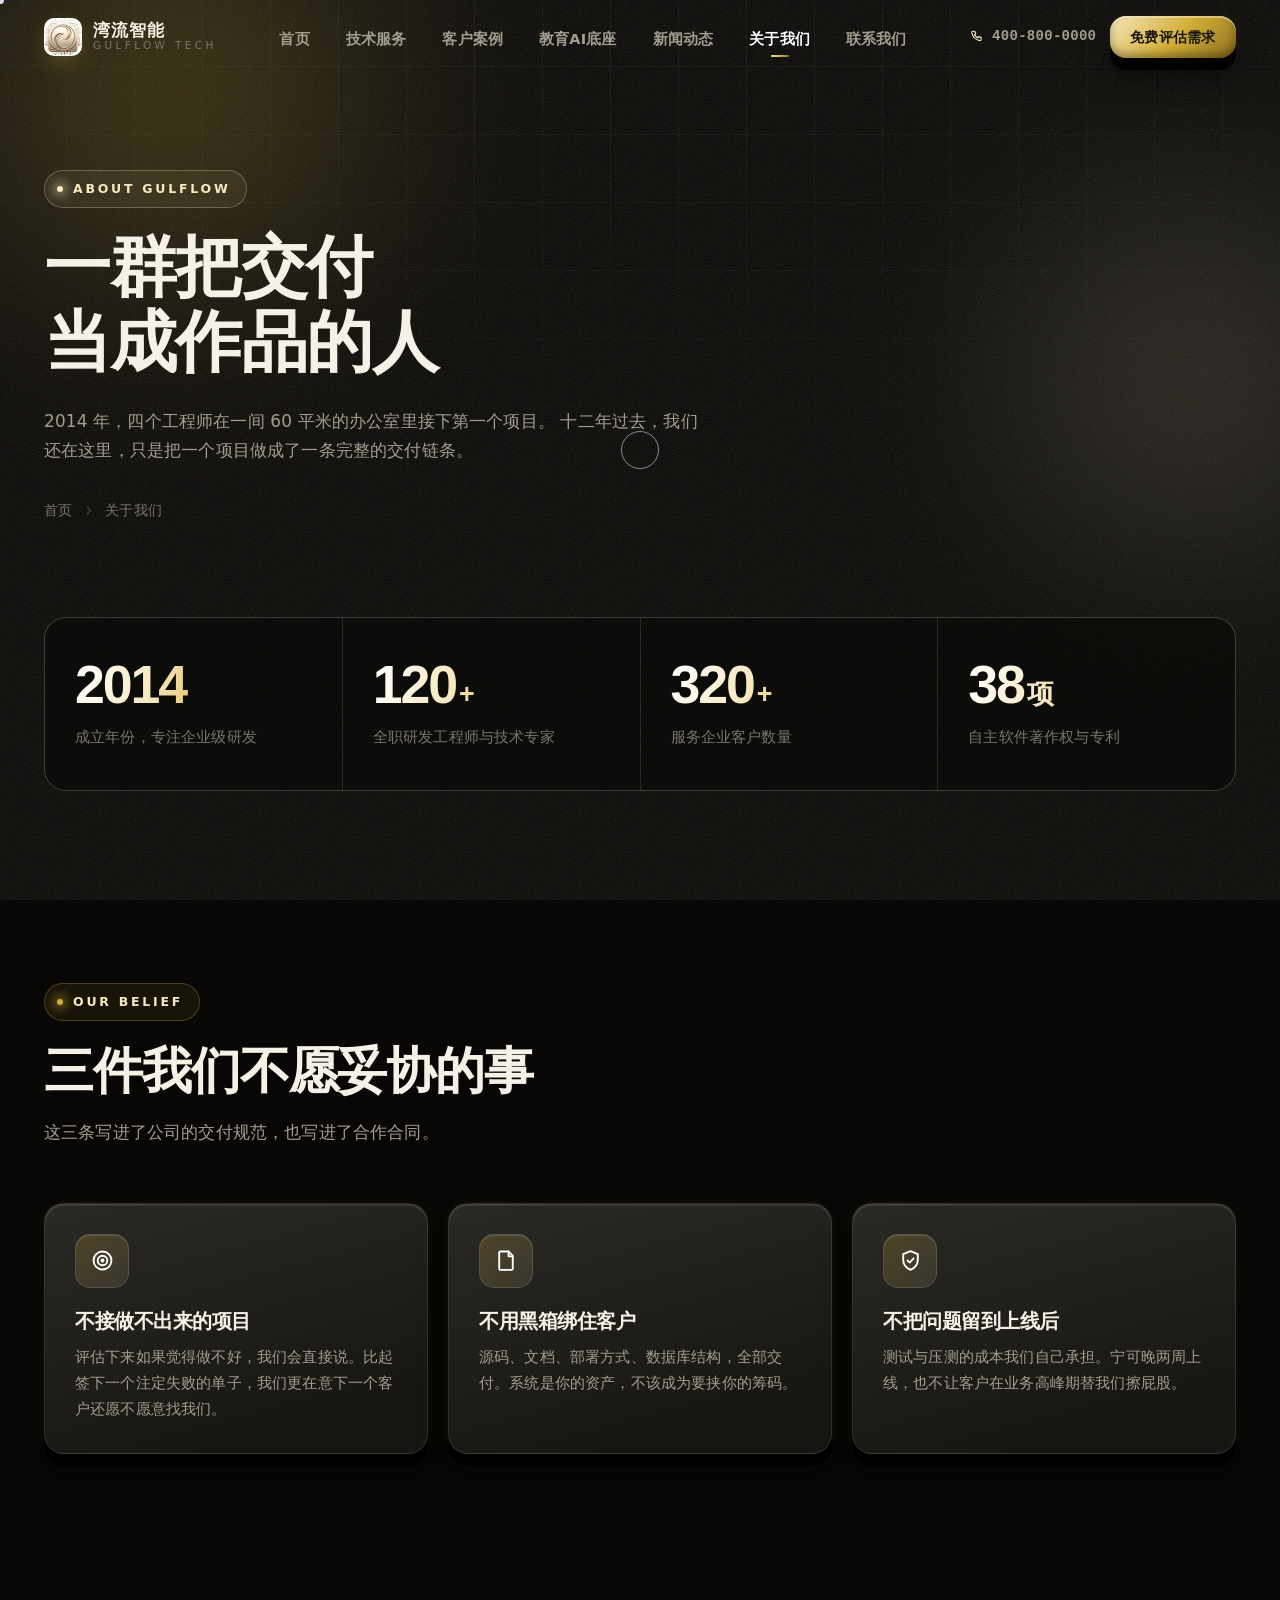
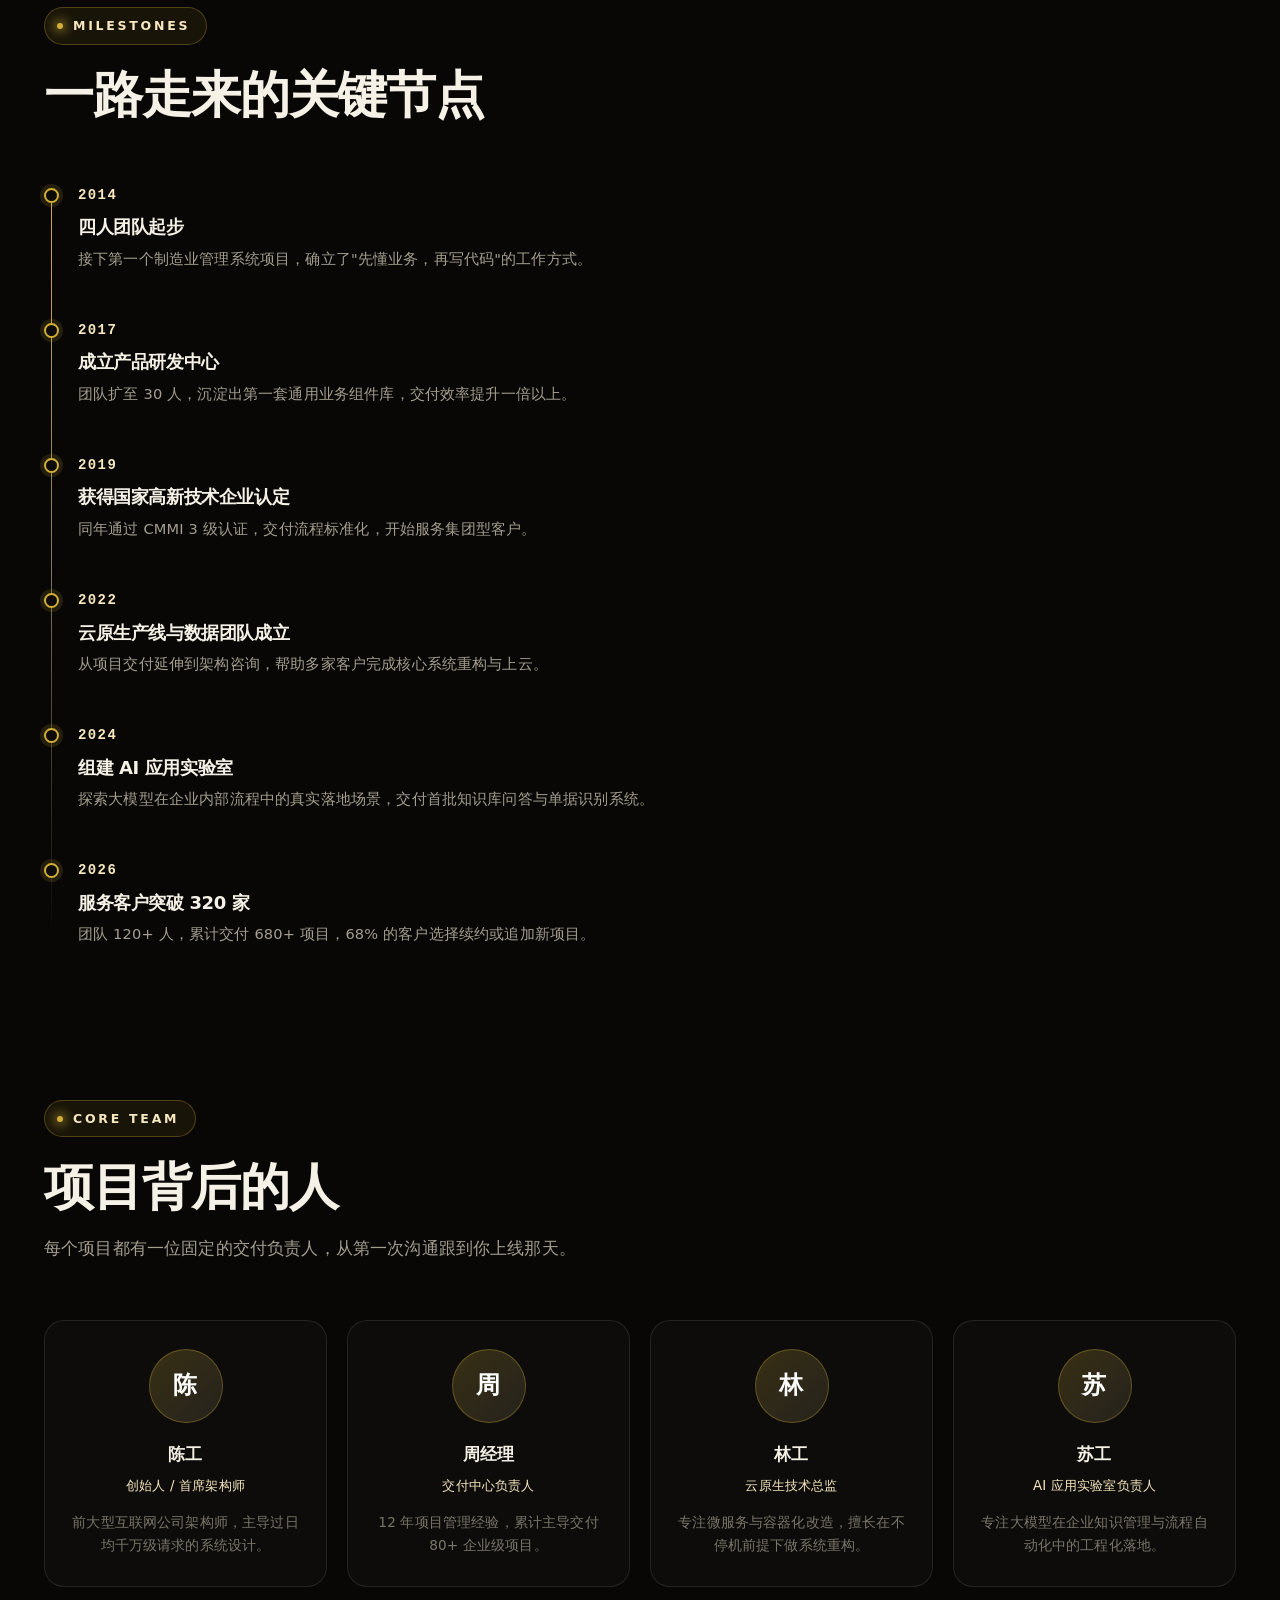
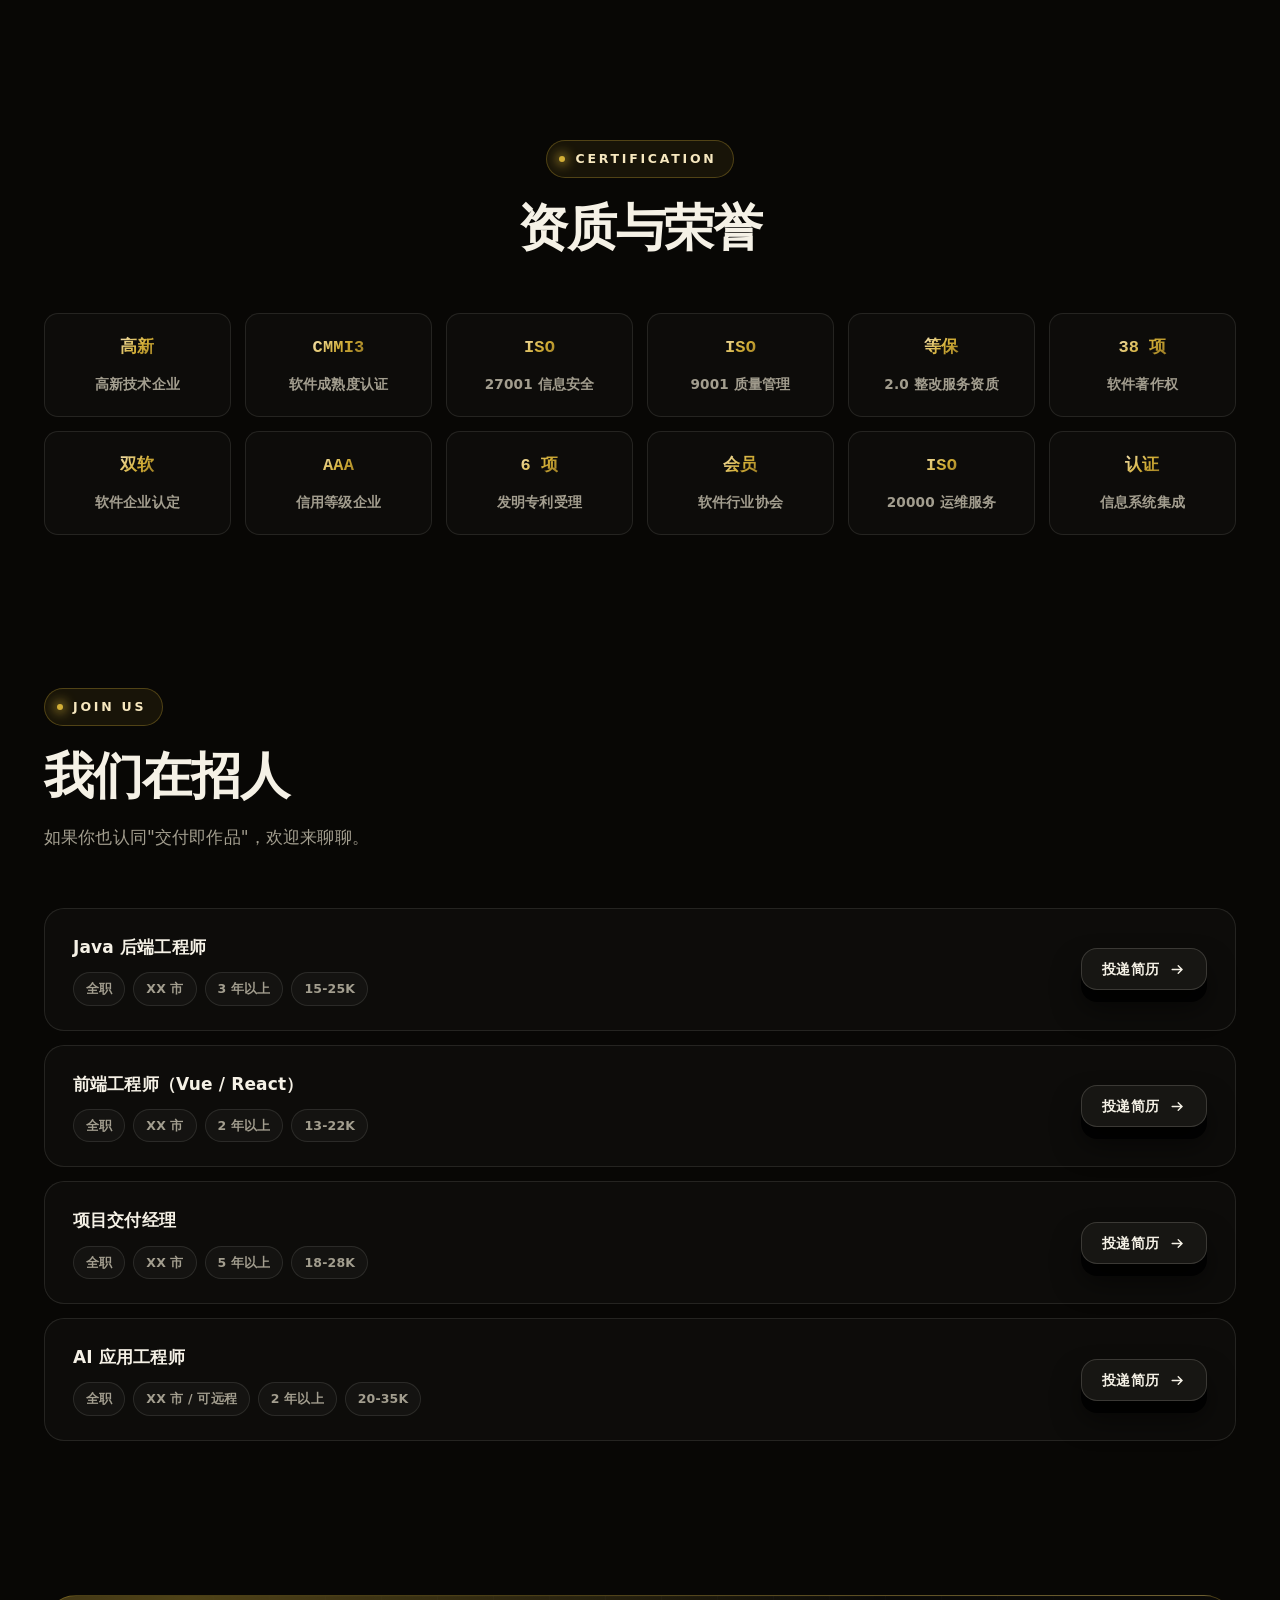
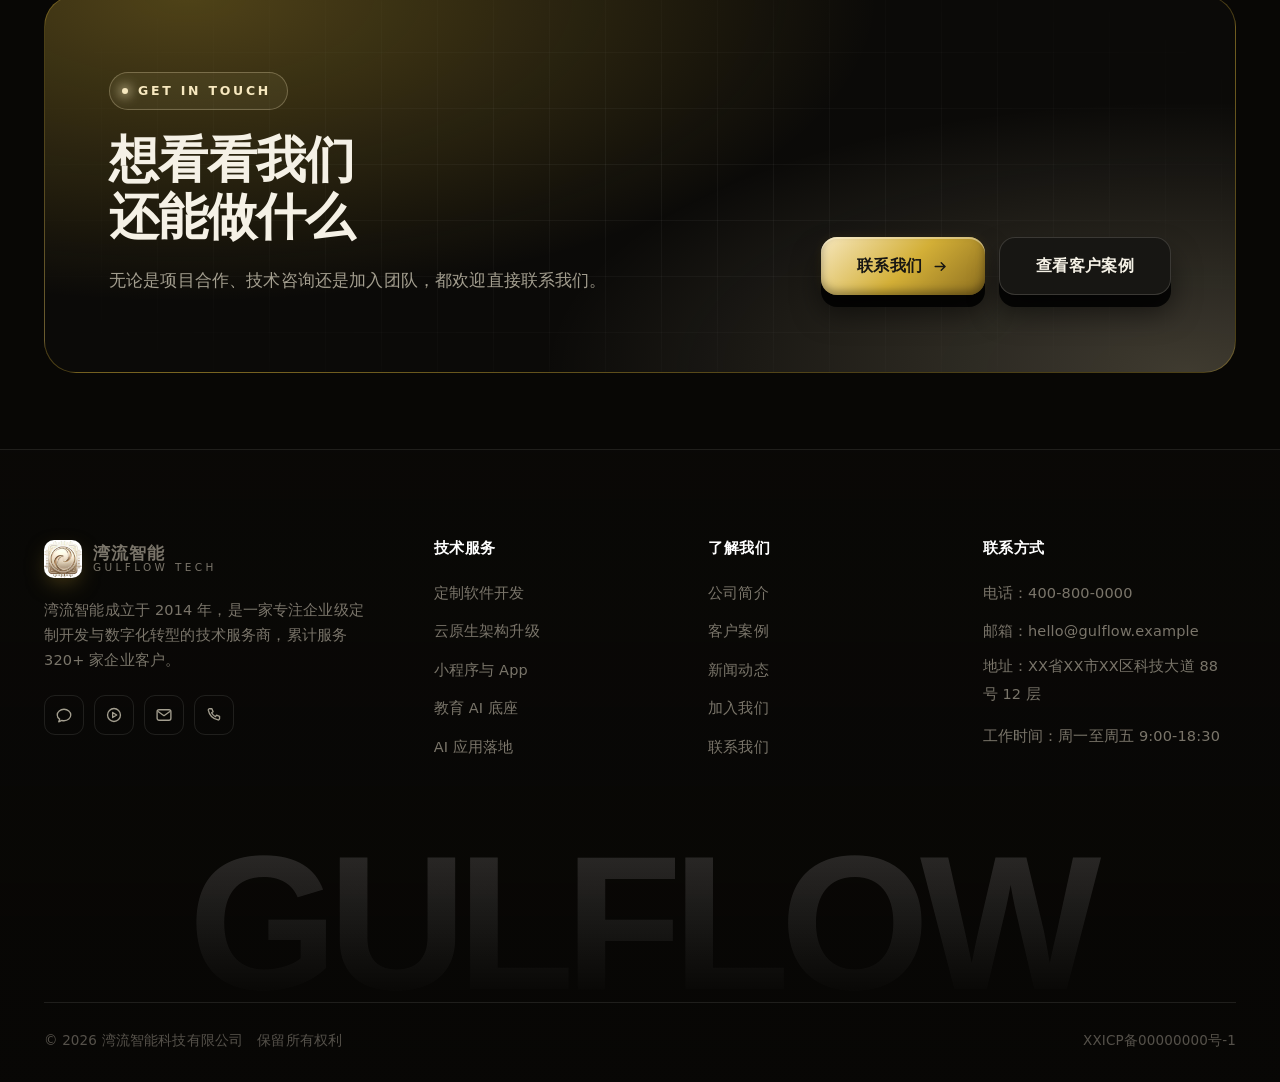
<file: about.html>
<!DOCTYPE html>
<html lang="zh-CN">
<head>
<meta charset="UTF-8" />
<meta name="viewport" content="width=device-width, initial-scale=1.0" />
<!-- TODO 替换：页面标题 -->
<title>关于我们 - 湾流智能 GULFLOW | 12 年企业级研发团队</title>
<meta name="description" content="湾流智能成立于 2014 年，120+ 全职研发工程师，专注企业级定制开发与数字化转型，国家高新技术企业、CMMI 3 级认证，服务 320+ 家企业客户。" />
<meta name="keywords" content="湾流智能,软件公司简介,研发团队,CMMI3,高新技术企业" />
<meta name="theme-color" content="#06070b" />
<link rel="icon" type="image/png" href="assets/img/logo.png" />
<link rel="stylesheet" href="assets/css/style.css" />
<!-- Editions 交互层（参考 Shopify Editions Winter '26，可整层删除） -->
<link rel="stylesheet" href="assets/css/editions.css" />
<script>
  (function () {
    var d = document.documentElement;
    d.className += ' ez-js';
    setTimeout(function () {
      if (!window.__ezOk) d.className = d.className.replace(' ez-js', '');
    }, 2400);
  })();
</script>
</head>
<body>

<svg class="sprite" width="0" height="0" aria-hidden="true">
  <symbol id="i-check" viewBox="0 0 24 24" fill="none" stroke="currentColor" stroke-width="2.2" stroke-linecap="round" stroke-linejoin="round"><path d="m5 12.6 4.2 4.2L19 6.9"/></symbol>
  <symbol id="i-arrow-right" viewBox="0 0 24 24" fill="none" stroke="currentColor" stroke-width="2" stroke-linecap="round" stroke-linejoin="round"><path d="M4.5 12h14M13 6.6l5.4 5.4L13 17.4"/></symbol>
  <symbol id="i-chevron" viewBox="0 0 24 24" fill="none" stroke="currentColor" stroke-width="2.2" stroke-linecap="round" stroke-linejoin="round"><path d="m9.5 5.5 6 6.5-6 6.5"/></symbol>
  <symbol id="i-arrow-up" viewBox="0 0 24 24" fill="none" stroke="currentColor" stroke-width="2" stroke-linecap="round" stroke-linejoin="round"><path d="M12 19.5V5M6 11l6-6 6 6"/></symbol>
  <symbol id="i-phone" viewBox="0 0 24 24" fill="none" stroke="currentColor" stroke-width="1.8" stroke-linecap="round" stroke-linejoin="round"><path d="M6.2 3.6h3l1.6 4-2 1.4a11.6 11.6 0 0 0 5.2 5.2l1.4-2 4 1.6v3a1.8 1.8 0 0 1-2 1.8A16.6 16.6 0 0 1 4.4 5.6a1.8 1.8 0 0 1 1.8-2Z"/></symbol>
  <symbol id="i-mail" viewBox="0 0 24 24" fill="none" stroke="currentColor" stroke-width="1.8" stroke-linecap="round" stroke-linejoin="round"><rect x="2.8" y="5" width="18.4" height="14" rx="2.6"/><path d="m4.6 7.6 7.4 5.3 7.4-5.3"/></symbol>
  <symbol id="i-chat" viewBox="0 0 24 24" fill="none" stroke="currentColor" stroke-width="1.8" stroke-linecap="round" stroke-linejoin="round"><path d="M21 12c0 4.2-4 7.6-9 7.6-1 0-1.9-.1-2.8-.3L5 21l1.2-3.4C4.2 16.4 3 14.3 3 12c0-4.2 4-7.6 9-7.6s9 3.4 9 7.6Z"/></symbol>
  <symbol id="i-play" viewBox="0 0 24 24" fill="none" stroke="currentColor" stroke-width="1.8" stroke-linecap="round" stroke-linejoin="round"><circle cx="12" cy="12" r="8.6"/><path d="m10.2 8.6 5.4 3.4-5.4 3.4V8.6Z"/></symbol>
  <symbol id="i-target" viewBox="0 0 24 24" fill="none" stroke="currentColor" stroke-width="1.8" stroke-linecap="round" stroke-linejoin="round"><circle cx="12" cy="12" r="8.6"/><circle cx="12" cy="12" r="4.6"/><circle cx="12" cy="12" r="1"/></symbol>
  <symbol id="i-users" viewBox="0 0 24 24" fill="none" stroke="currentColor" stroke-width="1.8" stroke-linecap="round" stroke-linejoin="round"><circle cx="9.2" cy="8" r="3.2"/><path d="M3.6 19.6a5.9 5.9 0 0 1 11.2 0M16.6 5.2a3.2 3.2 0 0 1 0 6.3M17.6 14.2a5.8 5.8 0 0 1 3.4 5.4"/></symbol>
  <symbol id="i-spark" viewBox="0 0 24 24" fill="none" stroke="currentColor" stroke-width="1.8" stroke-linecap="round" stroke-linejoin="round"><path d="M12 3.2 13.9 9l5.8 1.9-5.8 1.9L12 18.6l-1.9-5.8L4.3 10.9 10.1 9 12 3.2Z"/></symbol>
  <symbol id="i-shield" viewBox="0 0 24 24" fill="none" stroke="currentColor" stroke-width="1.8" stroke-linecap="round" stroke-linejoin="round"><path d="M12 3 5 5.8v5.4c0 4.2 2.9 8 7 9.8 4.1-1.8 7-5.6 7-9.8V5.8L12 3Z"/><path d="m9.2 12 2 2 3.8-4"/></symbol>
  <symbol id="i-file" viewBox="0 0 24 24" fill="none" stroke="currentColor" stroke-width="1.8" stroke-linecap="round" stroke-linejoin="round"><path d="M6 3.4h8l4 4V20a1 1 0 0 1-1 1H6a1 1 0 0 1-1-1V4.4a1 1 0 0 1 1-1Z"/><path d="M14 3.4V8h4"/></symbol>
  <symbol id="i-briefcase" viewBox="0 0 24 24" fill="none" stroke="currentColor" stroke-width="1.8" stroke-linecap="round" stroke-linejoin="round"><rect x="3" y="7" width="18" height="12.6" rx="2.4"/><path d="M8.6 7V5.4A1.4 1.4 0 0 1 10 4h4a1.4 1.4 0 0 1 1.4 1.4V7M3 12.4h18"/></symbol>
</svg>

<div id="progress"></div>
<div id="spotlight" aria-hidden="true"></div>

<div class="bg-fx" aria-hidden="true">
  <div class="bg-grid"></div>
  <div class="bg-orb orb-1"></div>
  <div class="bg-orb orb-2"></div>
  <div class="bg-noise"></div>
</div>

<!-- ===== 公共头部 ===== -->
<header class="site-header">
  <div class="container nav">
    <a class="brand" href="index.html" aria-label="湾流智能首页">
      <span class="brand-mark"><img src="assets/img/logo.png" alt="湾流智能" /></span>
      <span class="brand-text"><b>湾流智能</b><i>Gulflow Tech</i></span>
    </a>
    <nav class="nav-links">
      <a href="index.html">首页</a>
      <a href="services.html">技术服务</a>
      <a href="cases.html">客户案例</a>
      <a href="edu-ai.html">教育AI底座</a>
      <a href="news.html">新闻动态</a>
      <a href="about.html">关于我们</a>
      <a href="contact.html">联系我们</a>
    </nav>
    <div class="nav-right">
      <span class="nav-tel"><svg><use href="#i-phone" /></svg>400-800-0000</span>
      <a href="contact.html" class="btn btn-primary btn-sm" data-magnet>免费评估需求</a>
      <button class="burger" id="burger" aria-label="打开菜单" aria-expanded="false"><i></i><i></i><i></i></button>
    </div>
  </div>
</header>

<div class="drawer" id="drawer">
  <a href="index.html">首页<span>01</span></a>
  <a href="services.html">技术服务<span>02</span></a>
  <a href="cases.html">客户案例<span>03</span></a>
  <a href="edu-ai.html">教育AI底座<span>04</span></a>
  <a href="news.html">新闻动态<span>05</span></a>
  <a href="about.html">关于我们<span>06</span></a>
  <a href="contact.html">联系我们<span>07</span></a>
  <a href="tel:4008000000" style="color:#24e5c4">400-800-0000<span>TEL</span></a>
</div>

<main>
  <section class="page-hero">
    <div class="container">
      <span class="eyebrow">About Gulflow</span>
      <h1 style="margin-top:22px">一群把交付<br />当成作品的人</h1>
      <p class="lead">
        2014 年，四个工程师在一间 60 平米的办公室里接下第一个项目。
        十二年过去，我们还在这里，只是把一个项目做成了一条完整的交付链条。
      </p>
      <nav class="breadcrumb">
        <a href="index.html">首页</a><svg><use href="#i-chevron" /></svg><span>关于我们</span>
      </nav>
    </div>
  </section>

  <!-- 公司概况 -->
  <section class="section" style="padding-top:24px">
    <div class="container">
      <div class="stats reveal">
        <div class="stat"><b><span data-count="2014">0</span></b><p>成立年份，专注企业级研发</p></div>
        <div class="stat"><b><span data-count="120">0</span><span class="suf">+</span></b><p>全职研发工程师与技术专家</p></div>
        <div class="stat"><b><span data-count="320">0</span><span class="suf">+</span></b><p>服务企业客户数量</p></div>
        <div class="stat"><b><span data-count="38">0</span><span class="suf">项</span></b><p>自主软件著作权与专利</p></div>
      </div>
    </div>
  </section>

  <!-- 我们相信什么 -->
  <section class="section section-tight">
    <div class="container">
      <div class="sec-head reveal">
        <span class="eyebrow eyebrow--brand">Our Belief</span>
        <h2>三件我们不愿妥协的事</h2>
        <p>这三条写进了公司的交付规范，也写进了合作合同。</p>
      </div>
      <div class="bento">
        <article class="card b-span-2 tilt reveal">
          <div class="card-glow"></div>
          <div class="ico"><svg><use href="#i-target" /></svg></div>
          <h3>不接做不出来的项目</h3>
          <p>评估下来如果觉得做不好，我们会直接说。比起签下一个注定失败的单子，我们更在意下一个客户还愿不愿意找我们。</p>
        </article>
        <article class="card b-span-2 tilt reveal">
          <div class="card-glow"></div>
          <div class="ico"><svg><use href="#i-file" /></svg></div>
          <h3>不用黑箱绑住客户</h3>
          <p>源码、文档、部署方式、数据库结构，全部交付。系统是你的资产，不该成为要挟你的筹码。</p>
        </article>
        <article class="card b-span-2 tilt reveal">
          <div class="card-glow"></div>
          <div class="ico"><svg><use href="#i-shield" /></svg></div>
          <h3>不把问题留到上线后</h3>
          <p>测试与压测的成本我们自己承担。宁可晚两周上线，也不让客户在业务高峰期替我们擦屁股。</p>
        </article>
      </div>
    </div>
  </section>

  <!-- 发展历程 -->
  <section class="section section-tight">
    <div class="container">
      <div class="sec-head reveal">
        <span class="eyebrow eyebrow--brand">Milestones</span>
        <h2>一路走来的关键节点</h2>
      </div>
      <div class="timeline reveal">
        <div class="tl-item">
          <span class="tl-year">2014</span>
          <h4>四人团队起步</h4>
          <p>接下第一个制造业管理系统项目，确立了"先懂业务，再写代码"的工作方式。</p>
        </div>
        <div class="tl-item">
          <span class="tl-year">2017</span>
          <h4>成立产品研发中心</h4>
          <p>团队扩至 30 人，沉淀出第一套通用业务组件库，交付效率提升一倍以上。</p>
        </div>
        <div class="tl-item">
          <span class="tl-year">2019</span>
          <h4>获得国家高新技术企业认定</h4>
          <p>同年通过 CMMI 3 级认证，交付流程标准化，开始服务集团型客户。</p>
        </div>
        <div class="tl-item">
          <span class="tl-year">2022</span>
          <h4>云原生产线与数据团队成立</h4>
          <p>从项目交付延伸到架构咨询，帮助多家客户完成核心系统重构与上云。</p>
        </div>
        <div class="tl-item">
          <span class="tl-year">2024</span>
          <h4>组建 AI 应用实验室</h4>
          <p>探索大模型在企业内部流程中的真实落地场景，交付首批知识库问答与单据识别系统。</p>
        </div>
        <div class="tl-item">
          <span class="tl-year">2026</span>
          <h4>服务客户突破 320 家</h4>
          <p>团队 120+ 人，累计交付 680+ 项目，68% 的客户选择续约或追加新项目。</p>
        </div>
      </div>
    </div>
  </section>

  <!-- 核心团队 -->
  <section class="section section-tight">
    <div class="container">
      <div class="sec-head reveal">
        <span class="eyebrow eyebrow--brand">Core Team</span>
        <h2>项目背后的人</h2>
        <p>每个项目都有一位固定的交付负责人，从第一次沟通跟到你上线那天。</p>
      </div>
      <div class="team-grid">
        <!-- TODO 替换：团队真实姓名 / 职位 / 履历 -->
        <div class="member reveal">
          <div class="face">陈</div>
          <b>陈工</b><span>创始人 / 首席架构师</span>
          <p>前大型互联网公司架构师，主导过日均千万级请求的系统设计。</p>
        </div>
        <div class="member reveal">
          <div class="face">周</div>
          <b>周经理</b><span>交付中心负责人</span>
          <p>12 年项目管理经验，累计主导交付 80+ 企业级项目。</p>
        </div>
        <div class="member reveal">
          <div class="face">林</div>
          <b>林工</b><span>云原生技术总监</span>
          <p>专注微服务与容器化改造，擅长在不停机前提下做系统重构。</p>
        </div>
        <div class="member reveal">
          <div class="face">苏</div>
          <b>苏工</b><span>AI 应用实验室负责人</span>
          <p>专注大模型在企业知识管理与流程自动化中的工程化落地。</p>
        </div>
      </div>
    </div>
  </section>

  <!-- 资质荣誉 -->
  <section class="section section-tight">
    <div class="container">
      <div class="sec-head center reveal">
        <span class="eyebrow eyebrow--brand">Certification</span>
        <h2>资质与荣誉</h2>
      </div>
      <div class="stack-grid reveal">
        <div class="stack-item"><em>高新</em>高新技术企业</div>
        <div class="stack-item"><em>CMMI3</em>软件成熟度认证</div>
        <div class="stack-item"><em>ISO</em>27001 信息安全</div>
        <div class="stack-item"><em>ISO</em>9001 质量管理</div>
        <div class="stack-item"><em>等保</em>2.0 整改服务资质</div>
        <div class="stack-item"><em>38 项</em>软件著作权</div>
        <div class="stack-item"><em>双软</em>软件企业认定</div>
        <div class="stack-item"><em>AAA</em>信用等级企业</div>
        <div class="stack-item"><em>6 项</em>发明专利受理</div>
        <div class="stack-item"><em>会员</em>软件行业协会</div>
        <div class="stack-item"><em>ISO</em>20000 运维服务</div>
        <div class="stack-item"><em>认证</em>信息系统集成</div>
      </div>
    </div>
  </section>

  <!-- 招聘 -->
  <section class="section section-tight">
    <div class="container">
      <div class="sec-head reveal">
        <span class="eyebrow eyebrow--brand">Join Us</span>
        <h2>我们在招人</h2>
        <p>如果你也认同"交付即作品"，欢迎来聊聊。</p>
      </div>
      <div class="job-list">
        <!-- TODO 替换：真实招聘岗位 -->
        <div class="job reveal">
          <div>
            <b>Java 后端工程师</b>
            <div class="job-meta">
              <span class="tag">全职</span><span class="tag">XX 市</span><span class="tag">3 年以上</span><span class="tag">15-25K</span>
            </div>
          </div>
          <a href="contact.html" class="btn btn-ghost btn-sm">投递简历 <svg><use href="#i-arrow-right" /></svg></a>
        </div>
        <div class="job reveal">
          <div>
            <b>前端工程师（Vue / React）</b>
            <div class="job-meta">
              <span class="tag">全职</span><span class="tag">XX 市</span><span class="tag">2 年以上</span><span class="tag">13-22K</span>
            </div>
          </div>
          <a href="contact.html" class="btn btn-ghost btn-sm">投递简历 <svg><use href="#i-arrow-right" /></svg></a>
        </div>
        <div class="job reveal">
          <div>
            <b>项目交付经理</b>
            <div class="job-meta">
              <span class="tag">全职</span><span class="tag">XX 市</span><span class="tag">5 年以上</span><span class="tag">18-28K</span>
            </div>
          </div>
          <a href="contact.html" class="btn btn-ghost btn-sm">投递简历 <svg><use href="#i-arrow-right" /></svg></a>
        </div>
        <div class="job reveal">
          <div>
            <b>AI 应用工程师</b>
            <div class="job-meta">
              <span class="tag">全职</span><span class="tag">XX 市 / 可远程</span><span class="tag">2 年以上</span><span class="tag">20-35K</span>
            </div>
          </div>
          <a href="contact.html" class="btn btn-ghost btn-sm">投递简历 <svg><use href="#i-arrow-right" /></svg></a>
        </div>
      </div>
    </div>
  </section>

  <section class="section section-tight">
    <div class="container">
      <div class="cta-band reveal">
        <div class="cta-flex">
          <div>
            <span class="eyebrow">Get in Touch</span>
            <h2 style="margin-top:22px">想看看我们<br />还能做什么</h2>
            <p class="lead" style="margin-top:20px;max-width:520px">无论是项目合作、技术咨询还是加入团队，都欢迎直接联系我们。</p>
          </div>
          <div class="cta-actions">
            <a href="contact.html" class="btn btn-primary btn-lg" data-magnet>联系我们 <svg><use href="#i-arrow-right" /></svg></a>
            <a href="cases.html" class="btn btn-ghost btn-lg">查看客户案例</a>
          </div>
        </div>
      </div>
    </div>
  </section>
</main>

<!-- ===== 公共页脚 ===== -->
<footer class="site-footer">
  <div class="container">
    <div class="footer-grid">
      <div class="footer-brand">
        <a class="brand" href="index.html">
          <span class="brand-mark"><img src="assets/img/logo.png" alt="湾流智能" /></span>
          <span class="brand-text"><b>湾流智能</b><i>Gulflow Tech</i></span>
        </a>
        <p>湾流智能成立于 2014 年，是一家专注企业级定制开发与数字化转型的技术服务商，累计服务 320+ 家企业客户。</p>
        <div class="socials" style="margin-top:22px">
          <a href="#" aria-label="微信公众号"><svg><use href="#i-chat" /></svg></a>
          <a href="#" aria-label="视频号"><svg><use href="#i-play" /></svg></a>
          <a href="mailto:hello@gulflow.example" aria-label="邮件"><svg><use href="#i-mail" /></svg></a>
          <a href="tel:4008000000" aria-label="电话"><svg><use href="#i-phone" /></svg></a>
        </div>
      </div>
      <div>
        <h4>技术服务</h4>
        <ul>
          <li><a href="services.html">定制软件开发</a></li>
          <li><a href="services.html">云原生架构升级</a></li>
          <li><a href="services.html">小程序与 App</a></li>
          <li><a href="edu-ai.html">教育 AI 底座</a></li>
          <li><a href="services.html">AI 应用落地</a></li>
        </ul>
      </div>
      <div>
        <h4>了解我们</h4>
        <ul>
          <li><a href="about.html">公司简介</a></li>
          <li><a href="cases.html">客户案例</a></li>
          <li><a href="news.html">新闻动态</a></li>
          <li><a href="about.html">加入我们</a></li>
          <li><a href="contact.html">联系我们</a></li>
        </ul>
      </div>
      <div>
        <h4>联系方式</h4>
        <ul>
          <li><a href="tel:4008000000">电话：400-800-0000</a></li>
          <li><a href="mailto:hello@gulflow.example">邮箱：hello@gulflow.example</a></li>
          <li><a href="contact.html">地址：XX省XX市XX区科技大道 88 号 12 层</a></li>
          <li><a href="contact.html">工作时间：周一至周五 9:00-18:30</a></li>
        </ul>
      </div>
    </div>
    <div class="footer-word">GULFLOW</div>
    <div class="footer-bottom">
      <span>© <span data-year>2026</span> 湾流智能科技有限公司　保留所有权利</span>
      <span><a href="https://beian.miit.gov.cn" target="_blank" rel="noopener">XXICP备00000000号-1</a></span>
    </div>
  </div>
</footer>

<button id="toTop" aria-label="回到顶部"><svg><use href="#i-arrow-up" /></svg></button>
<script src="assets/js/main.js"></script>
<script src="assets/js/editions.js"></script>
</body>
</html>
</file>
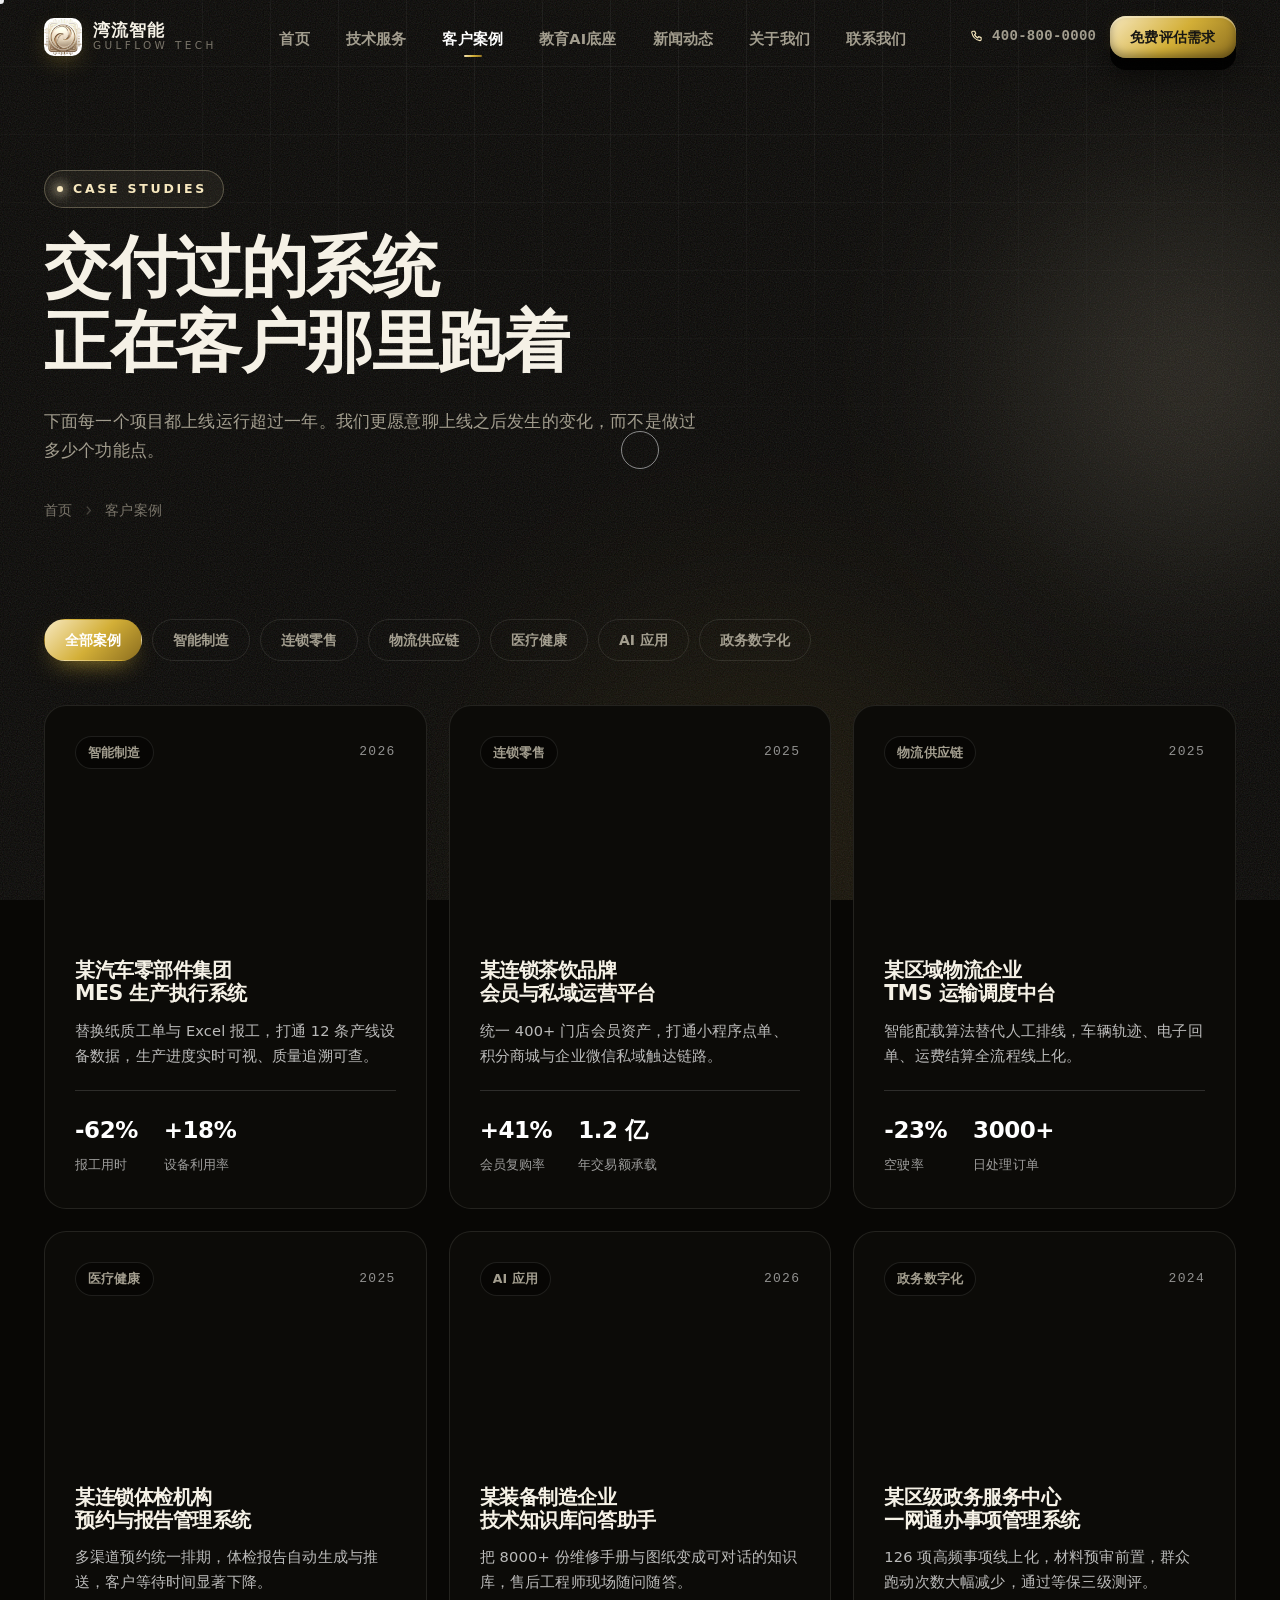
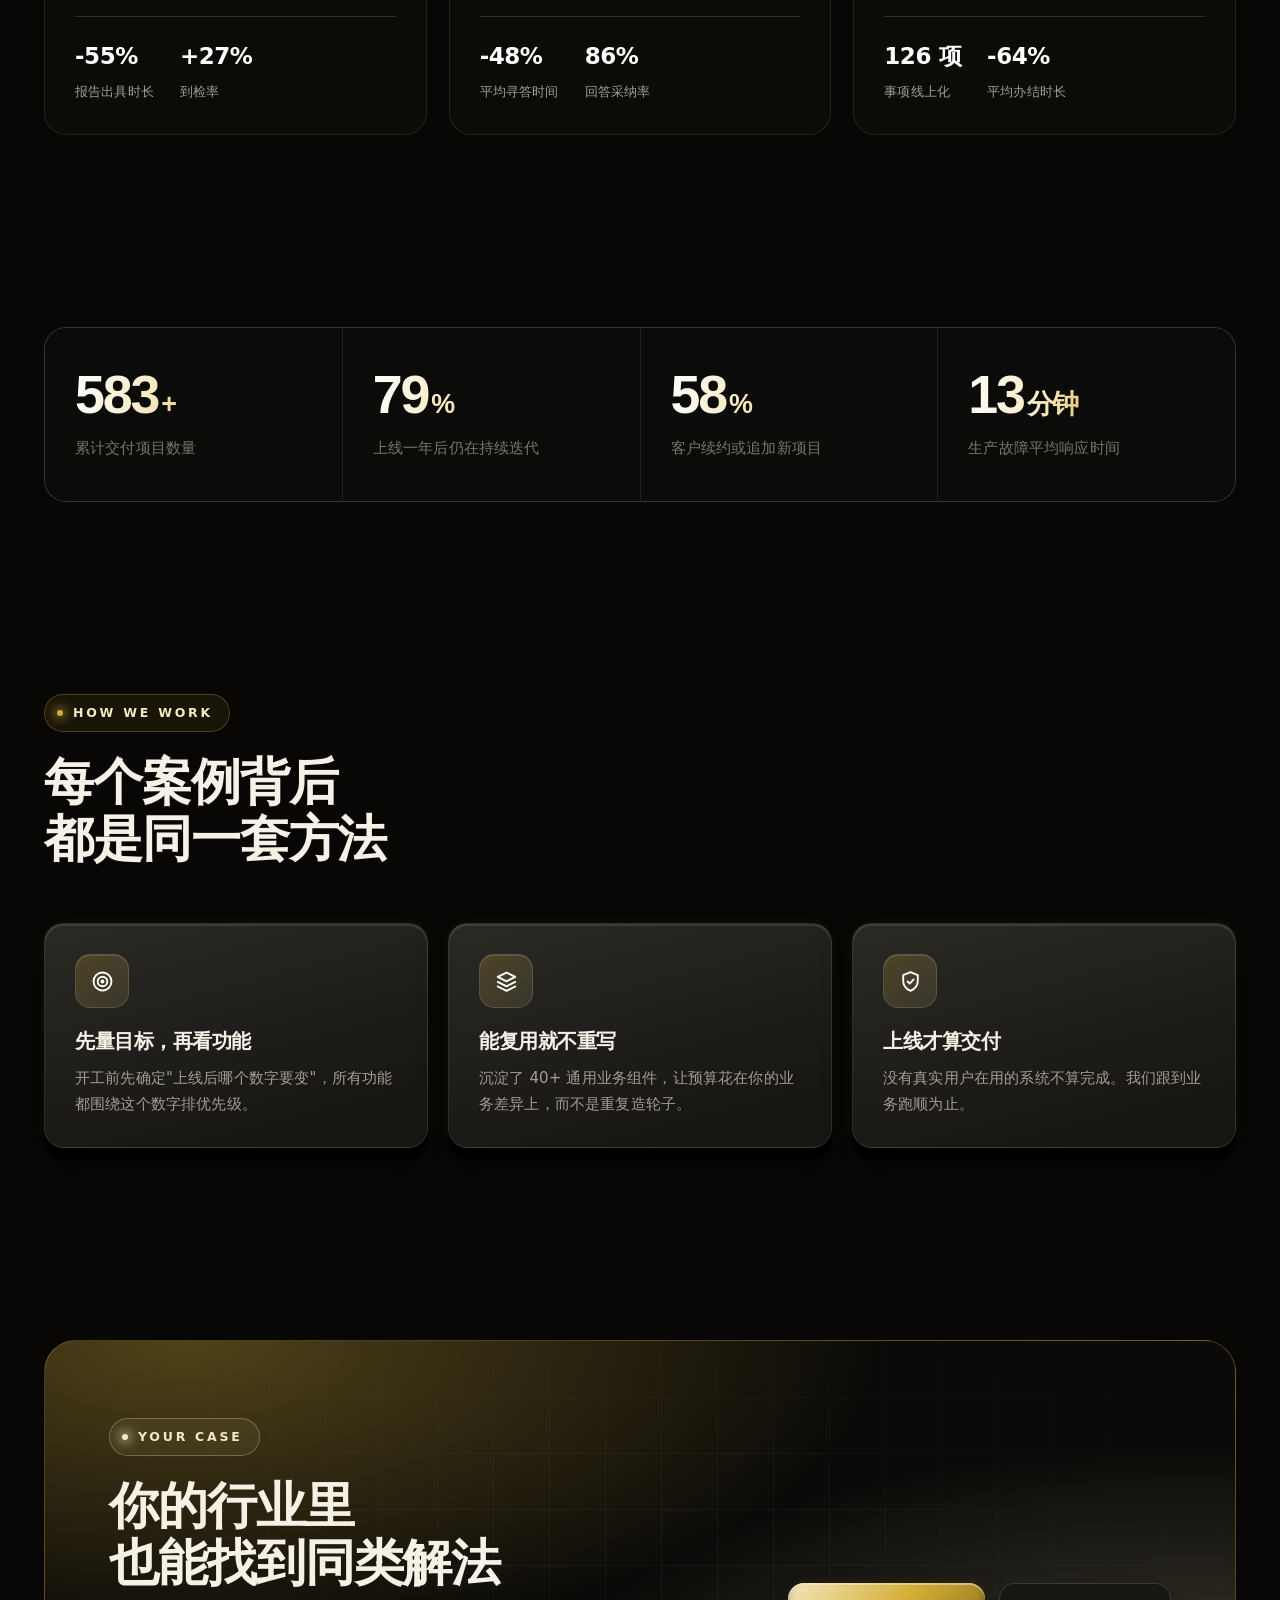
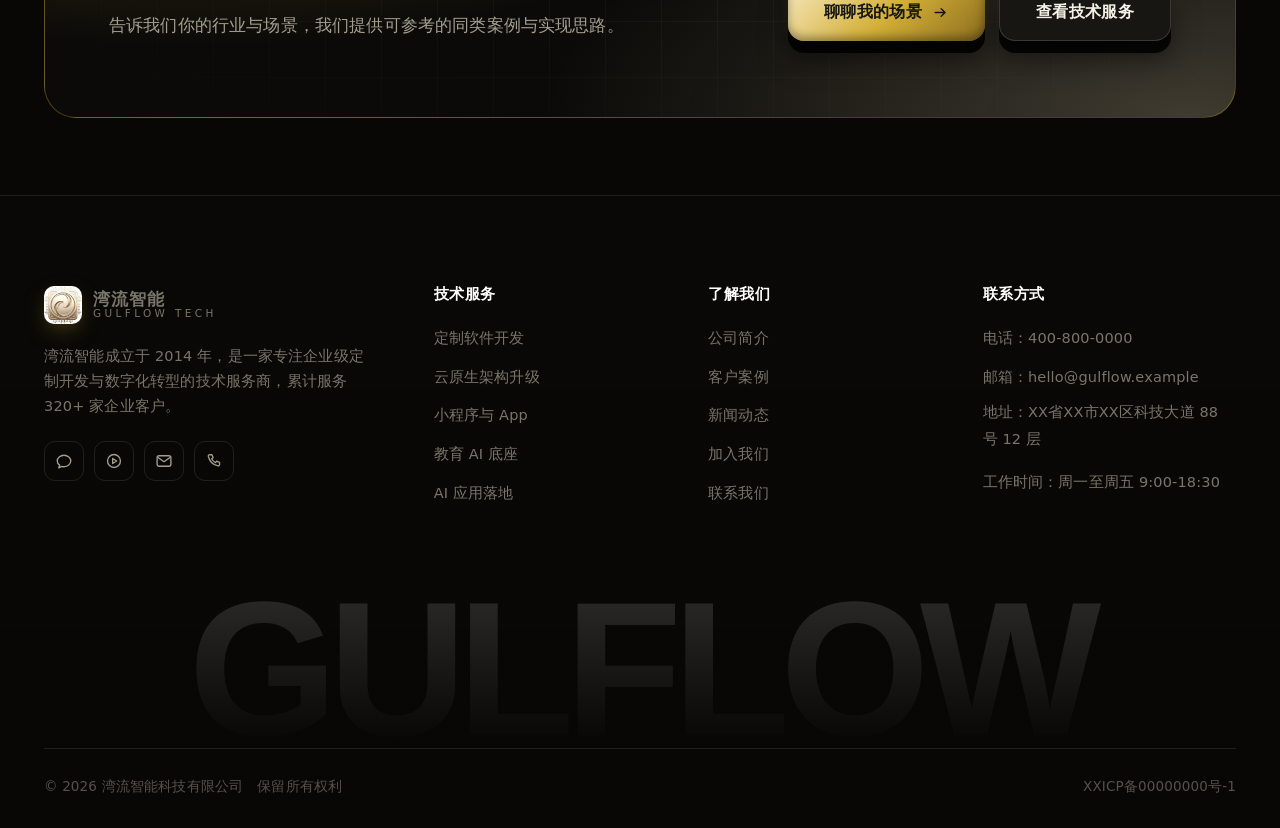
<file: cases.html>
<!DOCTYPE html>
<html lang="zh-CN">
<head>
<meta charset="UTF-8" />
<meta name="viewport" content="width=device-width, initial-scale=1.0" />
<!-- TODO 替换：页面标题 -->
<title>客户案例 - 湾流智能 GULFLOW | 320+ 企业数字化交付实录</title>
<meta name="description" content="湾流智能客户案例集：覆盖智能制造、连锁零售、物流供应链、医疗健康、新能源等行业的企业级系统交付实录，含可量化业务指标。" />
<meta name="keywords" content="软件案例,数字化案例,MES案例,会员系统案例,物流系统案例" />
<meta name="theme-color" content="#06070b" />
<link rel="icon" type="image/png" href="assets/img/logo.png" />
<link rel="stylesheet" href="assets/css/style.css" />
<!-- Editions 交互层（参考 Shopify Editions Winter '26，可整层删除） -->
<link rel="stylesheet" href="assets/css/editions.css" />
<script>
  (function () {
    var d = document.documentElement;
    d.className += ' ez-js';
    setTimeout(function () {
      if (!window.__ezOk) d.className = d.className.replace(' ez-js', '');
    }, 2400);
  })();
</script>
</head>
<body>

<svg class="sprite" width="0" height="0" aria-hidden="true">
  <symbol id="i-check" viewBox="0 0 24 24" fill="none" stroke="currentColor" stroke-width="2.2" stroke-linecap="round" stroke-linejoin="round"><path d="m5 12.6 4.2 4.2L19 6.9"/></symbol>
  <symbol id="i-arrow-right" viewBox="0 0 24 24" fill="none" stroke="currentColor" stroke-width="2" stroke-linecap="round" stroke-linejoin="round"><path d="M4.5 12h14M13 6.6l5.4 5.4L13 17.4"/></symbol>
  <symbol id="i-chevron" viewBox="0 0 24 24" fill="none" stroke="currentColor" stroke-width="2.2" stroke-linecap="round" stroke-linejoin="round"><path d="m9.5 5.5 6 6.5-6 6.5"/></symbol>
  <symbol id="i-arrow-up" viewBox="0 0 24 24" fill="none" stroke="currentColor" stroke-width="2" stroke-linecap="round" stroke-linejoin="round"><path d="M12 19.5V5M6 11l6-6 6 6"/></symbol>
  <symbol id="i-phone" viewBox="0 0 24 24" fill="none" stroke="currentColor" stroke-width="1.8" stroke-linecap="round" stroke-linejoin="round"><path d="M6.2 3.6h3l1.6 4-2 1.4a11.6 11.6 0 0 0 5.2 5.2l1.4-2 4 1.6v3a1.8 1.8 0 0 1-2 1.8A16.6 16.6 0 0 1 4.4 5.6a1.8 1.8 0 0 1 1.8-2Z"/></symbol>
  <symbol id="i-mail" viewBox="0 0 24 24" fill="none" stroke="currentColor" stroke-width="1.8" stroke-linecap="round" stroke-linejoin="round"><rect x="2.8" y="5" width="18.4" height="14" rx="2.6"/><path d="m4.6 7.6 7.4 5.3 7.4-5.3"/></symbol>
  <symbol id="i-chat" viewBox="0 0 24 24" fill="none" stroke="currentColor" stroke-width="1.8" stroke-linecap="round" stroke-linejoin="round"><path d="M21 12c0 4.2-4 7.6-9 7.6-1 0-1.9-.1-2.8-.3L5 21l1.2-3.4C4.2 16.4 3 14.3 3 12c0-4.2 4-7.6 9-7.6s9 3.4 9 7.6Z"/></symbol>
  <symbol id="i-play" viewBox="0 0 24 24" fill="none" stroke="currentColor" stroke-width="1.8" stroke-linecap="round" stroke-linejoin="round"><circle cx="12" cy="12" r="8.6"/><path d="m10.2 8.6 5.4 3.4-5.4 3.4V8.6Z"/></symbol>
  <symbol id="i-target" viewBox="0 0 24 24" fill="none" stroke="currentColor" stroke-width="1.8" stroke-linecap="round" stroke-linejoin="round"><circle cx="12" cy="12" r="8.6"/><circle cx="12" cy="12" r="4.6"/><circle cx="12" cy="12" r="1"/></symbol>
  <symbol id="i-layers" viewBox="0 0 24 24" fill="none" stroke="currentColor" stroke-width="1.8" stroke-linecap="round" stroke-linejoin="round"><path d="m12 3.4 8.4 4.2L12 11.8 3.6 7.6 12 3.4Z"/><path d="m3.6 12.4 8.4 4.2 8.4-4.2M3.6 16.8l8.4 4.2 8.4-4.2"/></symbol>
  <symbol id="i-shield" viewBox="0 0 24 24" fill="none" stroke="currentColor" stroke-width="1.8" stroke-linecap="round" stroke-linejoin="round"><path d="M12 3 5 5.8v5.4c0 4.2 2.9 8 7 9.8 4.1-1.8 7-5.6 7-9.8V5.8L12 3Z"/><path d="m9.2 12 2 2 3.8-4"/></symbol>
</svg>

<div id="progress"></div>
<div id="spotlight" aria-hidden="true"></div>

<div class="bg-fx" aria-hidden="true">
  <div class="bg-grid"></div>
  <div class="bg-orb orb-2"></div>
  <div class="bg-orb orb-3"></div>
  <div class="bg-noise"></div>
</div>

<!-- ===== 公共头部 ===== -->
<header class="site-header">
  <div class="container nav">
    <a class="brand" href="index.html" aria-label="湾流智能首页">
      <span class="brand-mark"><img src="assets/img/logo.png" alt="湾流智能" /></span>
      <span class="brand-text"><b>湾流智能</b><i>Gulflow Tech</i></span>
    </a>
    <nav class="nav-links">
      <a href="index.html">首页</a>
      <a href="services.html">技术服务</a>
      <a href="cases.html">客户案例</a>
      <a href="edu-ai.html">教育AI底座</a>
      <a href="news.html">新闻动态</a>
      <a href="about.html">关于我们</a>
      <a href="contact.html">联系我们</a>
    </nav>
    <div class="nav-right">
      <span class="nav-tel"><svg><use href="#i-phone" /></svg>400-800-0000</span>
      <a href="contact.html" class="btn btn-primary btn-sm" data-magnet>免费评估需求</a>
      <button class="burger" id="burger" aria-label="打开菜单" aria-expanded="false"><i></i><i></i><i></i></button>
    </div>
  </div>
</header>

<div class="drawer" id="drawer">
  <a href="index.html">首页<span>01</span></a>
  <a href="services.html">技术服务<span>02</span></a>
  <a href="cases.html">客户案例<span>03</span></a>
  <a href="edu-ai.html">教育AI底座<span>04</span></a>
  <a href="news.html">新闻动态<span>05</span></a>
  <a href="about.html">关于我们<span>06</span></a>
  <a href="contact.html">联系我们<span>07</span></a>
  <a href="tel:4008000000" style="color:#24e5c4">400-800-0000<span>TEL</span></a>
</div>

<main>
  <section class="page-hero">
    <div class="container">
      <span class="eyebrow">Case Studies</span>
      <h1 style="margin-top:22px">交付过的系统<br />正在客户那里跑着</h1>
      <p class="lead">
        下面每一个项目都上线运行超过一年。我们更愿意聊上线之后发生的变化，而不是做过多少个功能点。
      </p>
      <nav class="breadcrumb">
        <a href="index.html">首页</a><svg><use href="#i-chevron" /></svg><span>客户案例</span>
      </nav>
    </div>
  </section>

  <section class="section" style="padding-top:26px">
    <div class="container">
      <!-- TODO 替换：按你的行业调整筛选项 -->
      <div class="filters reveal">
        <button class="filter is-on" data-filter="all" type="button">全部案例</button>
        <button class="filter" data-filter="制造" type="button">智能制造</button>
        <button class="filter" data-filter="零售" type="button">连锁零售</button>
        <button class="filter" data-filter="物流" type="button">物流供应链</button>
        <button class="filter" data-filter="医疗" type="button">医疗健康</button>
        <button class="filter" data-filter="AI" type="button">AI 应用</button>
        <button class="filter" data-filter="政务" type="button">政务数字化</button>
      </div>

      <div class="case-grid">
        <article class="case-card case-item reveal" data-cat="制造">
          <div class="case-visual cv-1"></div>
          <div class="case-top">
            <span class="tag" style="background:rgba(0,0,0,.4)">智能制造</span>
            <span class="card-num" style="position:static;color:rgba(255,255,255,.55)">2026</span>
          </div>
          <h3>某汽车零部件集团<br />MES 生产执行系统</h3>
          <p class="case-desc">替换纸质工单与 Excel 报工，打通 12 条产线设备数据，生产进度实时可视、质量追溯可查。</p>
          <div class="case-metrics">
            <div><b>-62%</b><span>报工用时</span></div>
            <div><b>+18%</b><span>设备利用率</span></div>
          </div>
        </article>

        <article class="case-card case-item reveal" data-cat="零售">
          <div class="case-visual cv-2"></div>
          <div class="case-top">
            <span class="tag" style="background:rgba(0,0,0,.4)">连锁零售</span>
            <span class="card-num" style="position:static;color:rgba(255,255,255,.55)">2025</span>
          </div>
          <h3>某连锁茶饮品牌<br />会员与私域运营平台</h3>
          <p class="case-desc">统一 400+ 门店会员资产，打通小程序点单、积分商城与企业微信私域触达链路。</p>
          <div class="case-metrics">
            <div><b>+41%</b><span>会员复购率</span></div>
            <div><b>1.2 亿</b><span>年交易额承载</span></div>
          </div>
        </article>

        <article class="case-card case-item reveal" data-cat="物流">
          <div class="case-visual cv-3"></div>
          <div class="case-top">
            <span class="tag" style="background:rgba(0,0,0,.4)">物流供应链</span>
            <span class="card-num" style="position:static;color:rgba(255,255,255,.55)">2025</span>
          </div>
          <h3>某区域物流企业<br />TMS 运输调度中台</h3>
          <p class="case-desc">智能配载算法替代人工排线，车辆轨迹、电子回单、运费结算全流程线上化。</p>
          <div class="case-metrics">
            <div><b>-23%</b><span>空驶率</span></div>
            <div><b>3000+</b><span>日处理订单</span></div>
          </div>
        </article>

        <article class="case-card case-item reveal" data-cat="医疗">
          <div class="case-visual cv-4"></div>
          <div class="case-top">
            <span class="tag" style="background:rgba(0,0,0,.4)">医疗健康</span>
            <span class="card-num" style="position:static;color:rgba(255,255,255,.55)">2025</span>
          </div>
          <h3>某连锁体检机构<br />预约与报告管理系统</h3>
          <p class="case-desc">多渠道预约统一排期，体检报告自动生成与推送，客户等待时间显著下降。</p>
          <div class="case-metrics">
            <div><b>-55%</b><span>报告出具时长</span></div>
            <div><b>+27%</b><span>到检率</span></div>
          </div>
        </article>

        <article class="case-card case-item reveal" data-cat="AI">
          <div class="case-visual cv-5"></div>
          <div class="case-top">
            <span class="tag" style="background:rgba(0,0,0,.4)">AI 应用</span>
            <span class="card-num" style="position:static;color:rgba(255,255,255,.55)">2026</span>
          </div>
          <h3>某装备制造企业<br />技术知识库问答助手</h3>
          <p class="case-desc">把 8000+ 份维修手册与图纸变成可对话的知识库，售后工程师现场随问随答。</p>
          <div class="case-metrics">
            <div><b>-48%</b><span>平均寻答时间</span></div>
            <div><b>86%</b><span>回答采纳率</span></div>
          </div>
        </article>

        <article class="case-card case-item reveal" data-cat="政务">
          <div class="case-visual cv-6"></div>
          <div class="case-top">
            <span class="tag" style="background:rgba(0,0,0,.4)">政务数字化</span>
            <span class="card-num" style="position:static;color:rgba(255,255,255,.55)">2024</span>
          </div>
          <h3>某区级政务服务中心<br />一网通办事项管理系统</h3>
          <p class="case-desc">126 项高频事项线上化，材料预审前置，群众跑动次数大幅减少，通过等保三级测评。</p>
          <div class="case-metrics">
            <div><b>126 项</b><span>事项线上化</span></div>
            <div><b>-64%</b><span>平均办结时长</span></div>
          </div>
        </article>
      </div>
    </div>
  </section>

  <!-- 成果数据 -->
  <section class="section section-tight">
    <div class="container">
      <div class="stats reveal">
        <div class="stat"><b><span data-count="680">0</span><span class="suf">+</span></b><p>累计交付项目数量</p></div>
        <div class="stat"><b><span data-count="92">0</span><span class="suf">%</span></b><p>上线一年后仍在持续迭代</p></div>
        <div class="stat"><b><span data-count="68">0</span><span class="suf">%</span></b><p>客户续约或追加新项目</p></div>
        <div class="stat"><b><span data-count="15">0</span><span class="suf">分钟</span></b><p>生产故障平均响应时间</p></div>
      </div>
    </div>
  </section>

  <!-- 合作方式说明 -->
  <section class="section">
    <div class="container">
      <div class="sec-head reveal">
        <span class="eyebrow eyebrow--brand">How We Work</span>
        <h2>每个案例背后<br />都是同一套方法</h2>
      </div>
      <div class="bento">
        <article class="card b-span-2 tilt reveal">
          <div class="card-glow"></div>
          <div class="ico"><svg><use href="#i-target" /></svg></div>
          <h3>先量目标，再看功能</h3>
          <p>开工前先确定"上线后哪个数字要变"，所有功能都围绕这个数字排优先级。</p>
        </article>
        <article class="card b-span-2 tilt reveal">
          <div class="card-glow"></div>
          <div class="ico"><svg><use href="#i-layers" /></svg></div>
          <h3>能复用就不重写</h3>
          <p>沉淀了 40+ 通用业务组件，让预算花在你的业务差异上，而不是重复造轮子。</p>
        </article>
        <article class="card b-span-2 tilt reveal">
          <div class="card-glow"></div>
          <div class="ico"><svg><use href="#i-shield" /></svg></div>
          <h3>上线才算交付</h3>
          <p>没有真实用户在用的系统不算完成。我们跟到业务跑顺为止。</p>
        </article>
      </div>
    </div>
  </section>

  <section class="section section-tight">
    <div class="container">
      <div class="cta-band reveal">
        <div class="cta-flex">
          <div>
            <span class="eyebrow">Your Case</span>
            <h2 style="margin-top:22px">你的行业里<br />也能找到同类解法</h2>
            <p class="lead" style="margin-top:20px;max-width:520px">告诉我们你的行业与场景，我们提供可参考的同类案例与实现思路。</p>
          </div>
          <div class="cta-actions">
            <a href="contact.html" class="btn btn-primary btn-lg" data-magnet>聊聊我的场景 <svg><use href="#i-arrow-right" /></svg></a>
            <a href="services.html" class="btn btn-ghost btn-lg">查看技术服务</a>
          </div>
        </div>
      </div>
    </div>
  </section>
</main>

<!-- ===== 公共页脚 ===== -->
<footer class="site-footer">
  <div class="container">
    <div class="footer-grid">
      <div class="footer-brand">
        <a class="brand" href="index.html">
          <span class="brand-mark"><img src="assets/img/logo.png" alt="湾流智能" /></span>
          <span class="brand-text"><b>湾流智能</b><i>Gulflow Tech</i></span>
        </a>
        <p>湾流智能成立于 2014 年，是一家专注企业级定制开发与数字化转型的技术服务商，累计服务 320+ 家企业客户。</p>
        <div class="socials" style="margin-top:22px">
          <a href="#" aria-label="微信公众号"><svg><use href="#i-chat" /></svg></a>
          <a href="#" aria-label="视频号"><svg><use href="#i-play" /></svg></a>
          <a href="mailto:hello@gulflow.example" aria-label="邮件"><svg><use href="#i-mail" /></svg></a>
          <a href="tel:4008000000" aria-label="电话"><svg><use href="#i-phone" /></svg></a>
        </div>
      </div>
      <div>
        <h4>技术服务</h4>
        <ul>
          <li><a href="services.html">定制软件开发</a></li>
          <li><a href="services.html">云原生架构升级</a></li>
          <li><a href="services.html">小程序与 App</a></li>
          <li><a href="edu-ai.html">教育 AI 底座</a></li>
          <li><a href="services.html">AI 应用落地</a></li>
        </ul>
      </div>
      <div>
        <h4>了解我们</h4>
        <ul>
          <li><a href="about.html">公司简介</a></li>
          <li><a href="cases.html">客户案例</a></li>
          <li><a href="news.html">新闻动态</a></li>
          <li><a href="about.html">加入我们</a></li>
          <li><a href="contact.html">联系我们</a></li>
        </ul>
      </div>
      <div>
        <h4>联系方式</h4>
        <ul>
          <li><a href="tel:4008000000">电话：400-800-0000</a></li>
          <li><a href="mailto:hello@gulflow.example">邮箱：hello@gulflow.example</a></li>
          <li><a href="contact.html">地址：XX省XX市XX区科技大道 88 号 12 层</a></li>
          <li><a href="contact.html">工作时间：周一至周五 9:00-18:30</a></li>
        </ul>
      </div>
    </div>
    <div class="footer-word">GULFLOW</div>
    <div class="footer-bottom">
      <span>© <span data-year>2026</span> 湾流智能科技有限公司　保留所有权利</span>
      <span><a href="https://beian.miit.gov.cn" target="_blank" rel="noopener">XXICP备00000000号-1</a></span>
    </div>
  </div>
</footer>

<button id="toTop" aria-label="回到顶部"><svg><use href="#i-arrow-up" /></svg></button>
<script src="assets/js/main.js"></script>
<script src="assets/js/editions.js"></script>
</body>
</html>
</file>
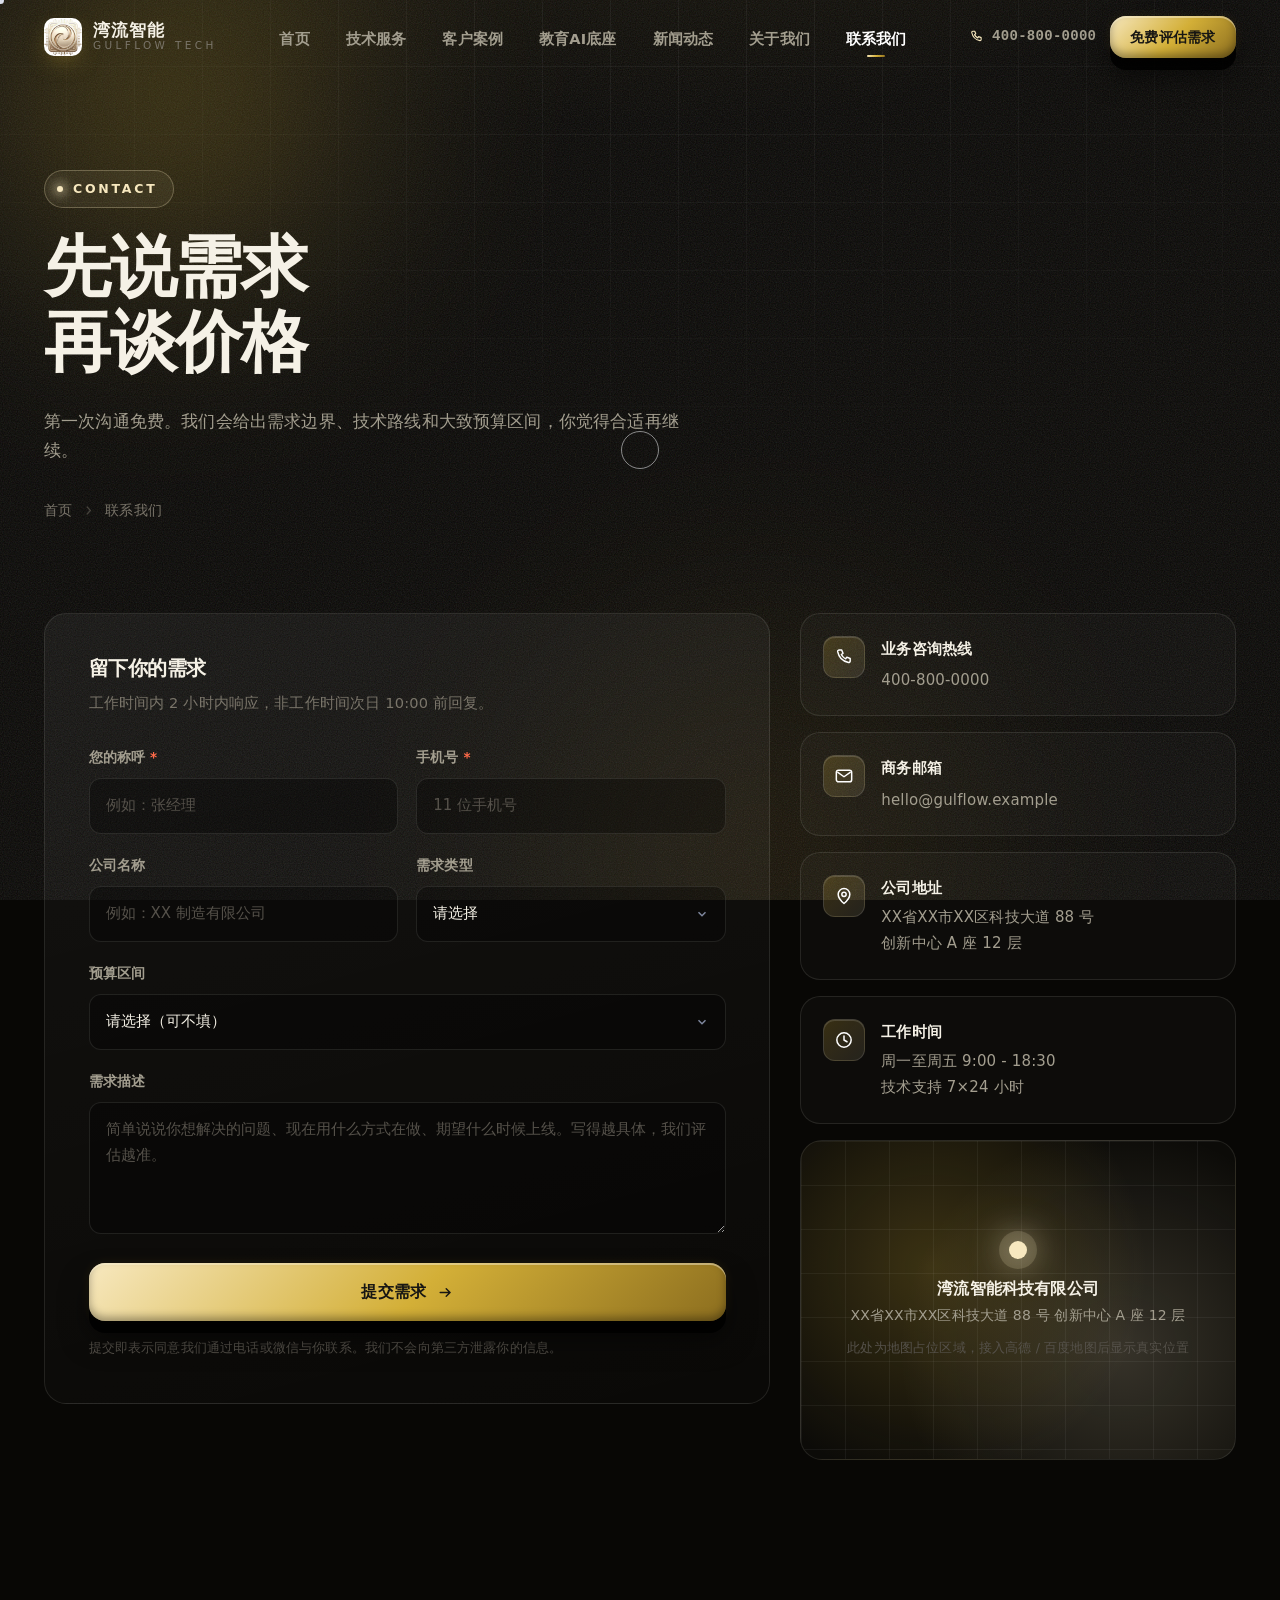
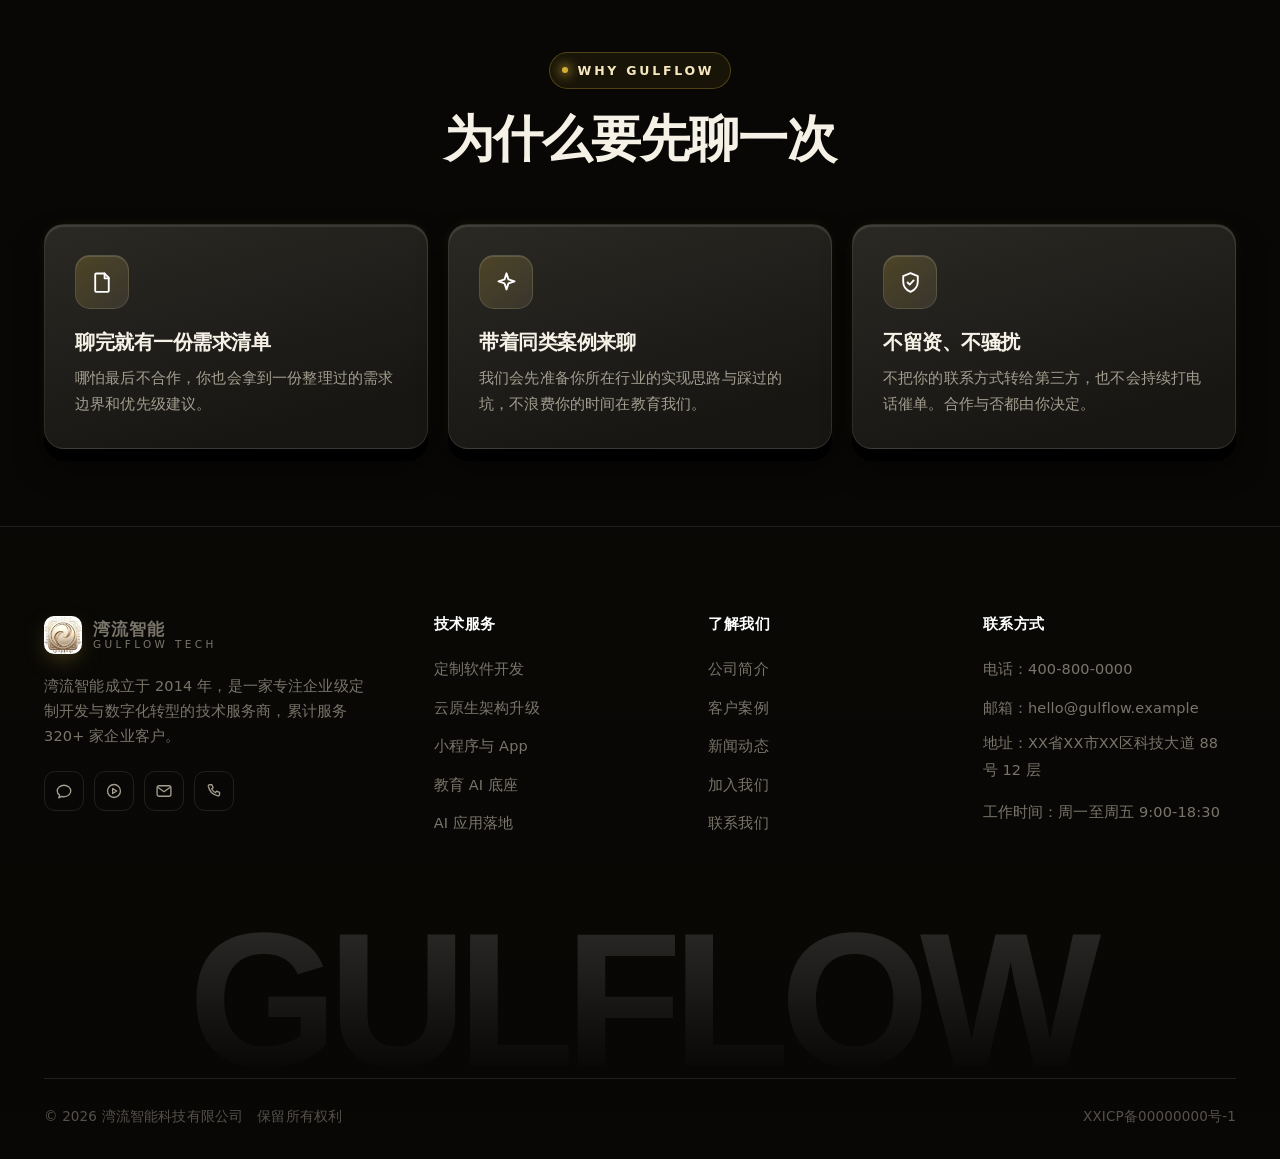
<file: contact.html>
<!DOCTYPE html>
<html lang="zh-CN">
<head>
<meta charset="UTF-8" />
<meta name="viewport" content="width=device-width, initial-scale=1.0" />
<!-- TODO 替换：页面标题 -->
<title>联系我们 - 湾流智能 GULFLOW | 免费需求评估与方案沟通</title>
<meta name="description" content="联系湾流智能：400-800-0000，提供免费的软件需求评估、技术方案与技术选型建议。地址：XX省XX市XX区科技大道 88 号 12 层。" />
<meta name="keywords" content="联系湾流智能,软件需求评估,软件外包咨询,定制开发报价" />
<meta name="theme-color" content="#06070b" />
<link rel="icon" type="image/png" href="assets/img/logo.png" />
<link rel="stylesheet" href="assets/css/style.css" />
<!-- Editions 交互层（参考 Shopify Editions Winter '26，可整层删除） -->
<link rel="stylesheet" href="assets/css/editions.css" />
<script>
  (function () {
    var d = document.documentElement;
    d.className += ' ez-js';
    setTimeout(function () {
      if (!window.__ezOk) d.className = d.className.replace(' ez-js', '');
    }, 2400);
  })();
</script>
</head>
<body>

<svg class="sprite" width="0" height="0" aria-hidden="true">
  <symbol id="i-check" viewBox="0 0 24 24" fill="none" stroke="currentColor" stroke-width="2.2" stroke-linecap="round" stroke-linejoin="round"><path d="m5 12.6 4.2 4.2L19 6.9"/></symbol>
  <symbol id="i-arrow-right" viewBox="0 0 24 24" fill="none" stroke="currentColor" stroke-width="2" stroke-linecap="round" stroke-linejoin="round"><path d="M4.5 12h14M13 6.6l5.4 5.4L13 17.4"/></symbol>
  <symbol id="i-chevron" viewBox="0 0 24 24" fill="none" stroke="currentColor" stroke-width="2.2" stroke-linecap="round" stroke-linejoin="round"><path d="m9.5 5.5 6 6.5-6 6.5"/></symbol>
  <symbol id="i-arrow-up" viewBox="0 0 24 24" fill="none" stroke="currentColor" stroke-width="2" stroke-linecap="round" stroke-linejoin="round"><path d="M12 19.5V5M6 11l6-6 6 6"/></symbol>
  <symbol id="i-phone" viewBox="0 0 24 24" fill="none" stroke="currentColor" stroke-width="1.8" stroke-linecap="round" stroke-linejoin="round"><path d="M6.2 3.6h3l1.6 4-2 1.4a11.6 11.6 0 0 0 5.2 5.2l1.4-2 4 1.6v3a1.8 1.8 0 0 1-2 1.8A16.6 16.6 0 0 1 4.4 5.6a1.8 1.8 0 0 1 1.8-2Z"/></symbol>
  <symbol id="i-mail" viewBox="0 0 24 24" fill="none" stroke="currentColor" stroke-width="1.8" stroke-linecap="round" stroke-linejoin="round"><rect x="2.8" y="5" width="18.4" height="14" rx="2.6"/><path d="m4.6 7.6 7.4 5.3 7.4-5.3"/></symbol>
  <symbol id="i-pin" viewBox="0 0 24 24" fill="none" stroke="currentColor" stroke-width="1.8" stroke-linecap="round" stroke-linejoin="round"><path d="M12 21s7-5.6 7-11a7 7 0 1 0-14 0c0 5.4 7 11 7 11Z"/><circle cx="12" cy="10" r="2.6"/></symbol>
  <symbol id="i-clock" viewBox="0 0 24 24" fill="none" stroke="currentColor" stroke-width="1.8" stroke-linecap="round" stroke-linejoin="round"><circle cx="12" cy="12" r="8.6"/><path d="M12 7.2V12l3.6 2.1"/></symbol>
  <symbol id="i-chat" viewBox="0 0 24 24" fill="none" stroke="currentColor" stroke-width="1.8" stroke-linecap="round" stroke-linejoin="round"><path d="M21 12c0 4.2-4 7.6-9 7.6-1 0-1.9-.1-2.8-.3L5 21l1.2-3.4C4.2 16.4 3 14.3 3 12c0-4.2 4-7.6 9-7.6s9 3.4 9 7.6Z"/></symbol>
  <symbol id="i-play" viewBox="0 0 24 24" fill="none" stroke="currentColor" stroke-width="1.8" stroke-linecap="round" stroke-linejoin="round"><circle cx="12" cy="12" r="8.6"/><path d="m10.2 8.6 5.4 3.4-5.4 3.4V8.6Z"/></symbol>
  <symbol id="i-spark" viewBox="0 0 24 24" fill="none" stroke="currentColor" stroke-width="1.8" stroke-linecap="round" stroke-linejoin="round"><path d="M12 3.2 13.9 9l5.8 1.9-5.8 1.9L12 18.6l-1.9-5.8L4.3 10.9 10.1 9 12 3.2Z"/></symbol>
  <symbol id="i-file" viewBox="0 0 24 24" fill="none" stroke="currentColor" stroke-width="1.8" stroke-linecap="round" stroke-linejoin="round"><path d="M6 3.4h8l4 4V20a1 1 0 0 1-1 1H6a1 1 0 0 1-1-1V4.4a1 1 0 0 1 1-1Z"/><path d="M14 3.4V8h4"/></symbol>
  <symbol id="i-shield" viewBox="0 0 24 24" fill="none" stroke="currentColor" stroke-width="1.8" stroke-linecap="round" stroke-linejoin="round"><path d="M12 3 5 5.8v5.4c0 4.2 2.9 8 7 9.8 4.1-1.8 7-5.6 7-9.8V5.8L12 3Z"/><path d="m9.2 12 2 2 3.8-4"/></symbol>
</svg>

<div id="progress"></div>
<div id="spotlight" aria-hidden="true"></div>

<div class="bg-fx" aria-hidden="true">
  <div class="bg-grid"></div>
  <div class="bg-orb orb-1"></div>
  <div class="bg-orb orb-3"></div>
  <div class="bg-noise"></div>
</div>

<!-- ===== 公共头部 ===== -->
<header class="site-header">
  <div class="container nav">
    <a class="brand" href="index.html" aria-label="湾流智能首页">
      <span class="brand-mark"><img src="assets/img/logo.png" alt="湾流智能" /></span>
      <span class="brand-text"><b>湾流智能</b><i>Gulflow Tech</i></span>
    </a>
    <nav class="nav-links">
      <a href="index.html">首页</a>
      <a href="services.html">技术服务</a>
      <a href="cases.html">客户案例</a>
      <a href="edu-ai.html">教育AI底座</a>
      <a href="news.html">新闻动态</a>
      <a href="about.html">关于我们</a>
      <a href="contact.html">联系我们</a>
    </nav>
    <div class="nav-right">
      <span class="nav-tel"><svg><use href="#i-phone" /></svg>400-800-0000</span>
      <a href="#leadForm" class="btn btn-primary btn-sm" data-magnet>免费评估需求</a>
      <button class="burger" id="burger" aria-label="打开菜单" aria-expanded="false"><i></i><i></i><i></i></button>
    </div>
  </div>
</header>

<div class="drawer" id="drawer">
  <a href="index.html">首页<span>01</span></a>
  <a href="services.html">技术服务<span>02</span></a>
  <a href="cases.html">客户案例<span>03</span></a>
  <a href="edu-ai.html">教育AI底座<span>04</span></a>
  <a href="news.html">新闻动态<span>05</span></a>
  <a href="about.html">关于我们<span>06</span></a>
  <a href="contact.html">联系我们<span>07</span></a>
  <a href="tel:4008000000" style="color:#24e5c4">400-800-0000<span>TEL</span></a>
</div>

<main>
  <section class="page-hero">
    <div class="container">
      <span class="eyebrow">Contact</span>
      <h1 style="margin-top:22px">先说需求<br />再谈价格</h1>
      <p class="lead">
        第一次沟通免费。我们会给出需求边界、技术路线和大致预算区间，你觉得合适再继续。
      </p>
      <nav class="breadcrumb">
        <a href="index.html">首页</a><svg><use href="#i-chevron" /></svg><span>联系我们</span>
      </nav>
    </div>
  </section>

  <section class="section" style="padding-top:20px">
    <div class="container">
      <div class="contact-grid">
        <!-- 表单 -->
        <div class="form-card reveal">
          <h3 style="margin-bottom:10px">留下你的需求</h3>
          <p style="color:var(--muted);font-size:14.6px;margin-bottom:30px">工作时间内 2 小时内响应，非工作时间次日 10:00 前回复。</p>

          <!--
            TODO 替换：接入真实表单服务
            静态站没有后端，推荐三种零后端方案（详见 README「表单接入」）：
            1) 腾讯问卷 / 金数据：把 action 换成服务商提供的提交地址
            2) Formspree / Getform：action="https://formspree.io/f/xxxxx" method="post"
            3) 企业微信 / 飞书机器人 Webhook：需要一层云函数中转
          -->
          <form id="leadForm" novalidate>
            <div class="field-2">
              <div class="field">
                <label for="name">您的称呼 <i>*</i></label>
                <input id="name" name="name" type="text" placeholder="例如：张经理" autocomplete="name" />
              </div>
              <div class="field">
                <label for="phone">手机号 <i>*</i></label>
                <input id="phone" name="phone" type="tel" placeholder="11 位手机号" autocomplete="tel" inputmode="numeric" />
              </div>
            </div>

            <div class="field-2">
              <div class="field">
                <label for="company">公司名称</label>
                <input id="company" name="company" type="text" placeholder="例如：XX 制造有限公司" autocomplete="organization" />
              </div>
              <div class="field">
                <label for="type">需求类型</label>
                <select id="type" name="type">
                  <option value="">请选择</option>
                  <option>定制软件开发</option>
                  <option>云原生 / 架构升级</option>
                  <option>小程序 / App</option>
                  <option>AI 应用落地</option>
                  <option>数据中台 / BI</option>
                  <option>运维与安全合规</option>
                  <option>技术顾问</option>
                  <option>其他 / 还不确定</option>
                </select>
              </div>
            </div>

            <div class="field">
              <label for="budget">预算区间</label>
              <select id="budget" name="budget">
                <option value="">请选择（可不填）</option>
                <option>5 万以内</option>
                <option>5 - 20 万</option>
                <option>20 - 50 万</option>
                <option>50 - 100 万</option>
                <option>100 万以上</option>
                <option>还没确定</option>
              </select>
            </div>

            <div class="field">
              <label for="detail">需求描述</label>
              <textarea id="detail" name="detail" placeholder="简单说说你想解决的问题、现在用什么方式在做、期望什么时候上线。写得越具体，我们评估越准。"></textarea>
            </div>

            <button type="submit" class="btn btn-primary btn-lg btn-block" data-magnet>
              提交需求 <svg><use href="#i-arrow-right" /></svg>
            </button>
            <p class="form-note">提交即表示同意我们通过电话或微信与你联系。我们不会向第三方泄露你的信息。</p>
            <div class="form-msg" id="formMsg" role="status"></div>
          </form>
        </div>

        <!-- 联系方式 -->
        <div>
          <div class="info-list reveal">
            <div class="info-item">
              <div class="ico ico-sm"><svg><use href="#i-phone" /></svg></div>
              <div>
                <b>业务咨询热线</b>
                <!-- TODO 替换：真实电话 -->
                <a href="tel:4008000000">400-800-0000</a>
              </div>
            </div>
            <div class="info-item">
              <div class="ico ico-sm"><svg><use href="#i-mail" /></svg></div>
              <div>
                <b>商务邮箱</b>
                <a href="mailto:hello@gulflow.example">hello@gulflow.example</a>
              </div>
            </div>
            <div class="info-item">
              <div class="ico ico-sm"><svg><use href="#i-pin" /></svg></div>
              <div>
                <b>公司地址</b>
                <p>XX省XX市XX区科技大道 88 号<br />创新中心 A 座 12 层</p>
              </div>
            </div>
            <div class="info-item">
              <div class="ico ico-sm"><svg><use href="#i-clock" /></svg></div>
              <div>
                <b>工作时间</b>
                <p>周一至周五 9:00 - 18:30<br />技术支持 7×24 小时</p>
              </div>
            </div>
          </div>

          <!-- 地图占位：替换方式见 README「地图接入」 -->
          <div class="map-box reveal" style="margin-top:16px">
            <div class="map-pin">
              <div class="ring"></div>
              <b style="display:block;font-size:16px">湾流智能科技有限公司</b>
              <p>XX省XX市XX区科技大道 88 号 创新中心 A 座 12 层</p>
              <p style="margin-top:10px;font-size:12.5px;color:var(--muted-2)">此处为地图占位区域，接入高德 / 百度地图后显示真实位置</p>
            </div>
          </div>
        </div>
      </div>
    </div>
  </section>

  <!-- 为什么选择我们 -->
  <section class="section section-tight">
    <div class="container">
      <div class="sec-head center reveal">
        <span class="eyebrow eyebrow--brand">Why Gulflow</span>
        <h2>为什么要先聊一次</h2>
      </div>
      <div class="bento">
        <article class="card b-span-2 tilt reveal">
          <div class="card-glow"></div>
          <div class="ico"><svg><use href="#i-file" /></svg></div>
          <h3>聊完就有一份需求清单</h3>
          <p>哪怕最后不合作，你也会拿到一份整理过的需求边界和优先级建议。</p>
        </article>
        <article class="card b-span-2 tilt reveal">
          <div class="card-glow"></div>
          <div class="ico"><svg><use href="#i-spark" /></svg></div>
          <h3>带着同类案例来聊</h3>
          <p>我们会先准备你所在行业的实现思路与踩过的坑，不浪费你的时间在教育我们。</p>
        </article>
        <article class="card b-span-2 tilt reveal">
          <div class="card-glow"></div>
          <div class="ico"><svg><use href="#i-shield" /></svg></div>
          <h3>不留资、不骚扰</h3>
          <p>不把你的联系方式转给第三方，也不会持续打电话催单。合作与否都由你决定。</p>
        </article>
      </div>
    </div>
  </section>
</main>

<!-- ===== 公共页脚 ===== -->
<footer class="site-footer">
  <div class="container">
    <div class="footer-grid">
      <div class="footer-brand">
        <a class="brand" href="index.html">
          <span class="brand-mark"><img src="assets/img/logo.png" alt="湾流智能" /></span>
          <span class="brand-text"><b>湾流智能</b><i>Gulflow Tech</i></span>
        </a>
        <p>湾流智能成立于 2014 年，是一家专注企业级定制开发与数字化转型的技术服务商，累计服务 320+ 家企业客户。</p>
        <div class="socials" style="margin-top:22px">
          <a href="#" aria-label="微信公众号"><svg><use href="#i-chat" /></svg></a>
          <a href="#" aria-label="视频号"><svg><use href="#i-play" /></svg></a>
          <a href="mailto:hello@gulflow.example" aria-label="邮件"><svg><use href="#i-mail" /></svg></a>
          <a href="tel:4008000000" aria-label="电话"><svg><use href="#i-phone" /></svg></a>
        </div>
      </div>
      <div>
        <h4>技术服务</h4>
        <ul>
          <li><a href="services.html">定制软件开发</a></li>
          <li><a href="services.html">云原生架构升级</a></li>
          <li><a href="services.html">小程序与 App</a></li>
          <li><a href="edu-ai.html">教育 AI 底座</a></li>
          <li><a href="services.html">AI 应用落地</a></li>
        </ul>
      </div>
      <div>
        <h4>了解我们</h4>
        <ul>
          <li><a href="about.html">公司简介</a></li>
          <li><a href="cases.html">客户案例</a></li>
          <li><a href="news.html">新闻动态</a></li>
          <li><a href="about.html">加入我们</a></li>
          <li><a href="contact.html">联系我们</a></li>
        </ul>
      </div>
      <div>
        <h4>联系方式</h4>
        <ul>
          <li><a href="tel:4008000000">电话：400-800-0000</a></li>
          <li><a href="mailto:hello@gulflow.example">邮箱：hello@gulflow.example</a></li>
          <li><a href="contact.html">地址：XX省XX市XX区科技大道 88 号 12 层</a></li>
          <li><a href="contact.html">工作时间：周一至周五 9:00-18:30</a></li>
        </ul>
      </div>
    </div>
    <div class="footer-word">GULFLOW</div>
    <div class="footer-bottom">
      <span>© <span data-year>2026</span> 湾流智能科技有限公司　保留所有权利</span>
      <span><a href="https://beian.miit.gov.cn" target="_blank" rel="noopener">XXICP备00000000号-1</a></span>
    </div>
  </div>
</footer>

<button id="toTop" aria-label="回到顶部"><svg><use href="#i-arrow-up" /></svg></button>
<script src="assets/js/main.js"></script>
<script src="assets/js/editions.js"></script>
</body>
</html>
</file>
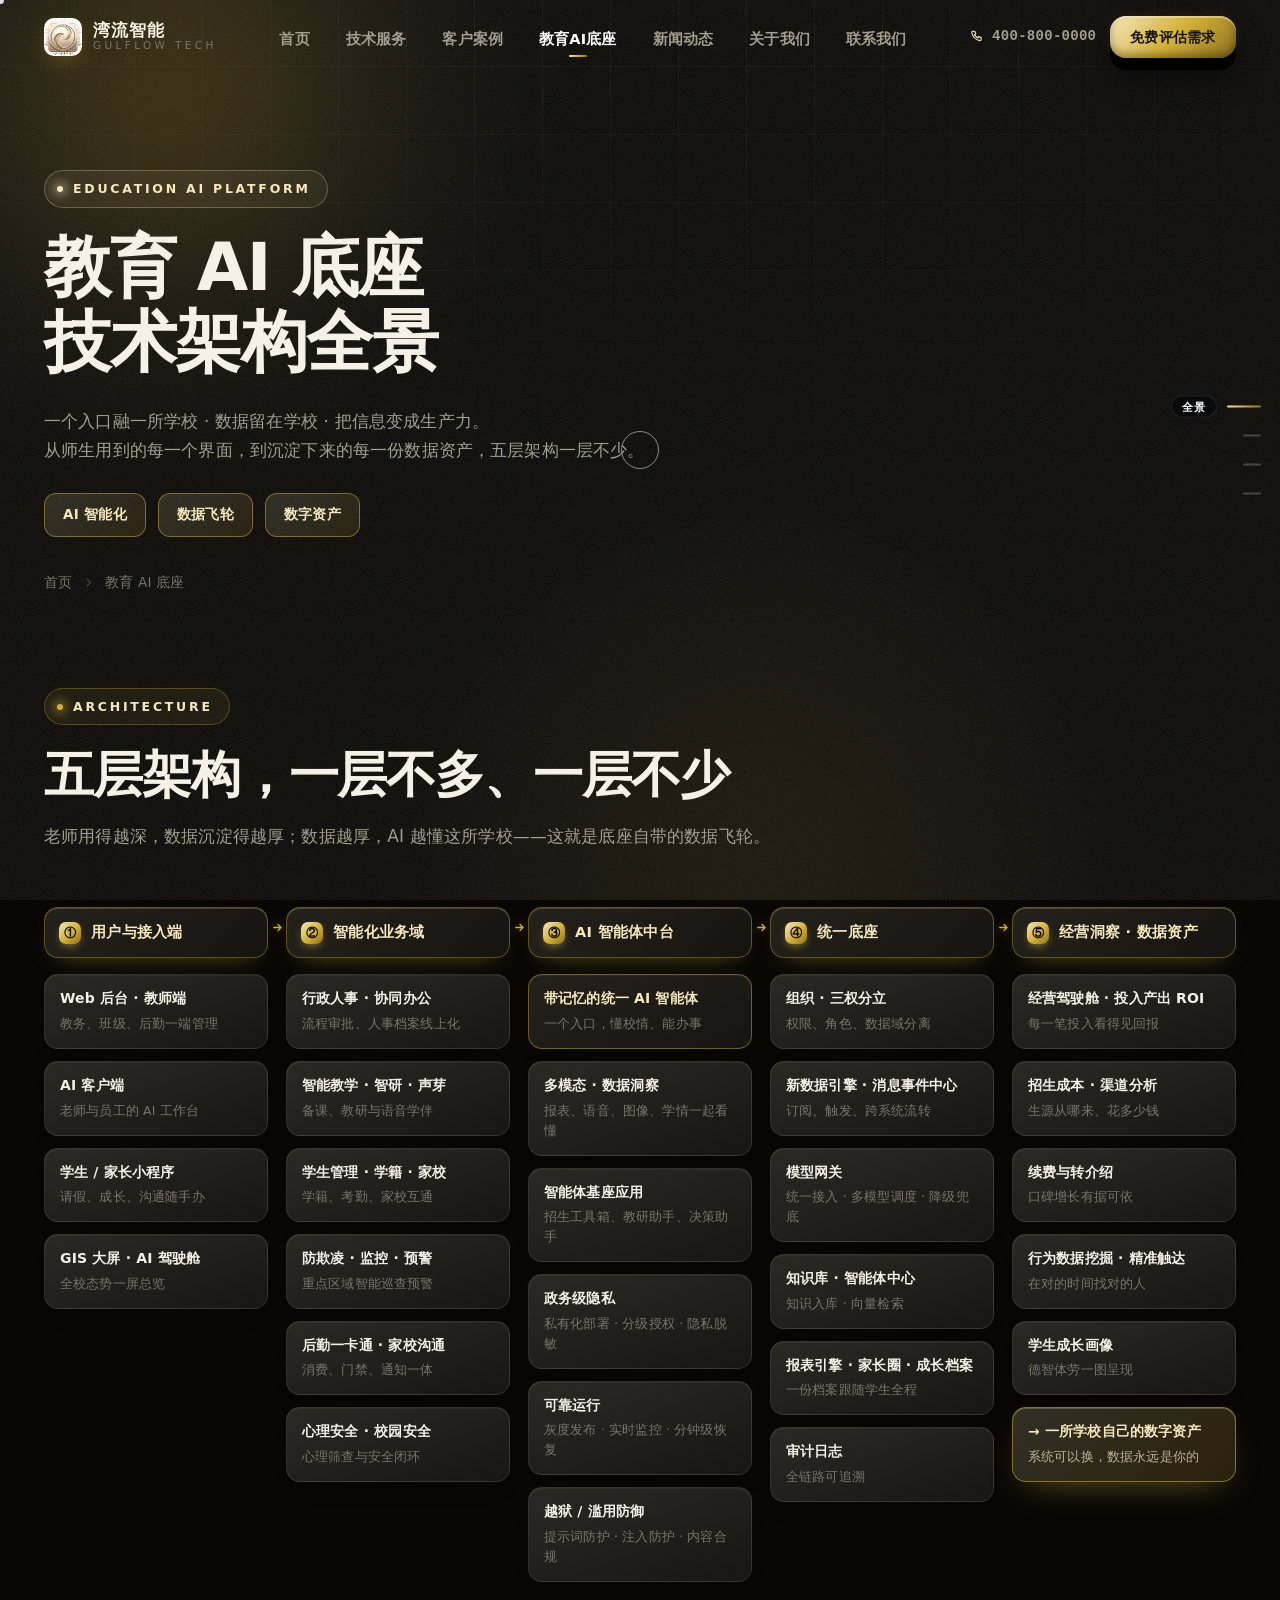
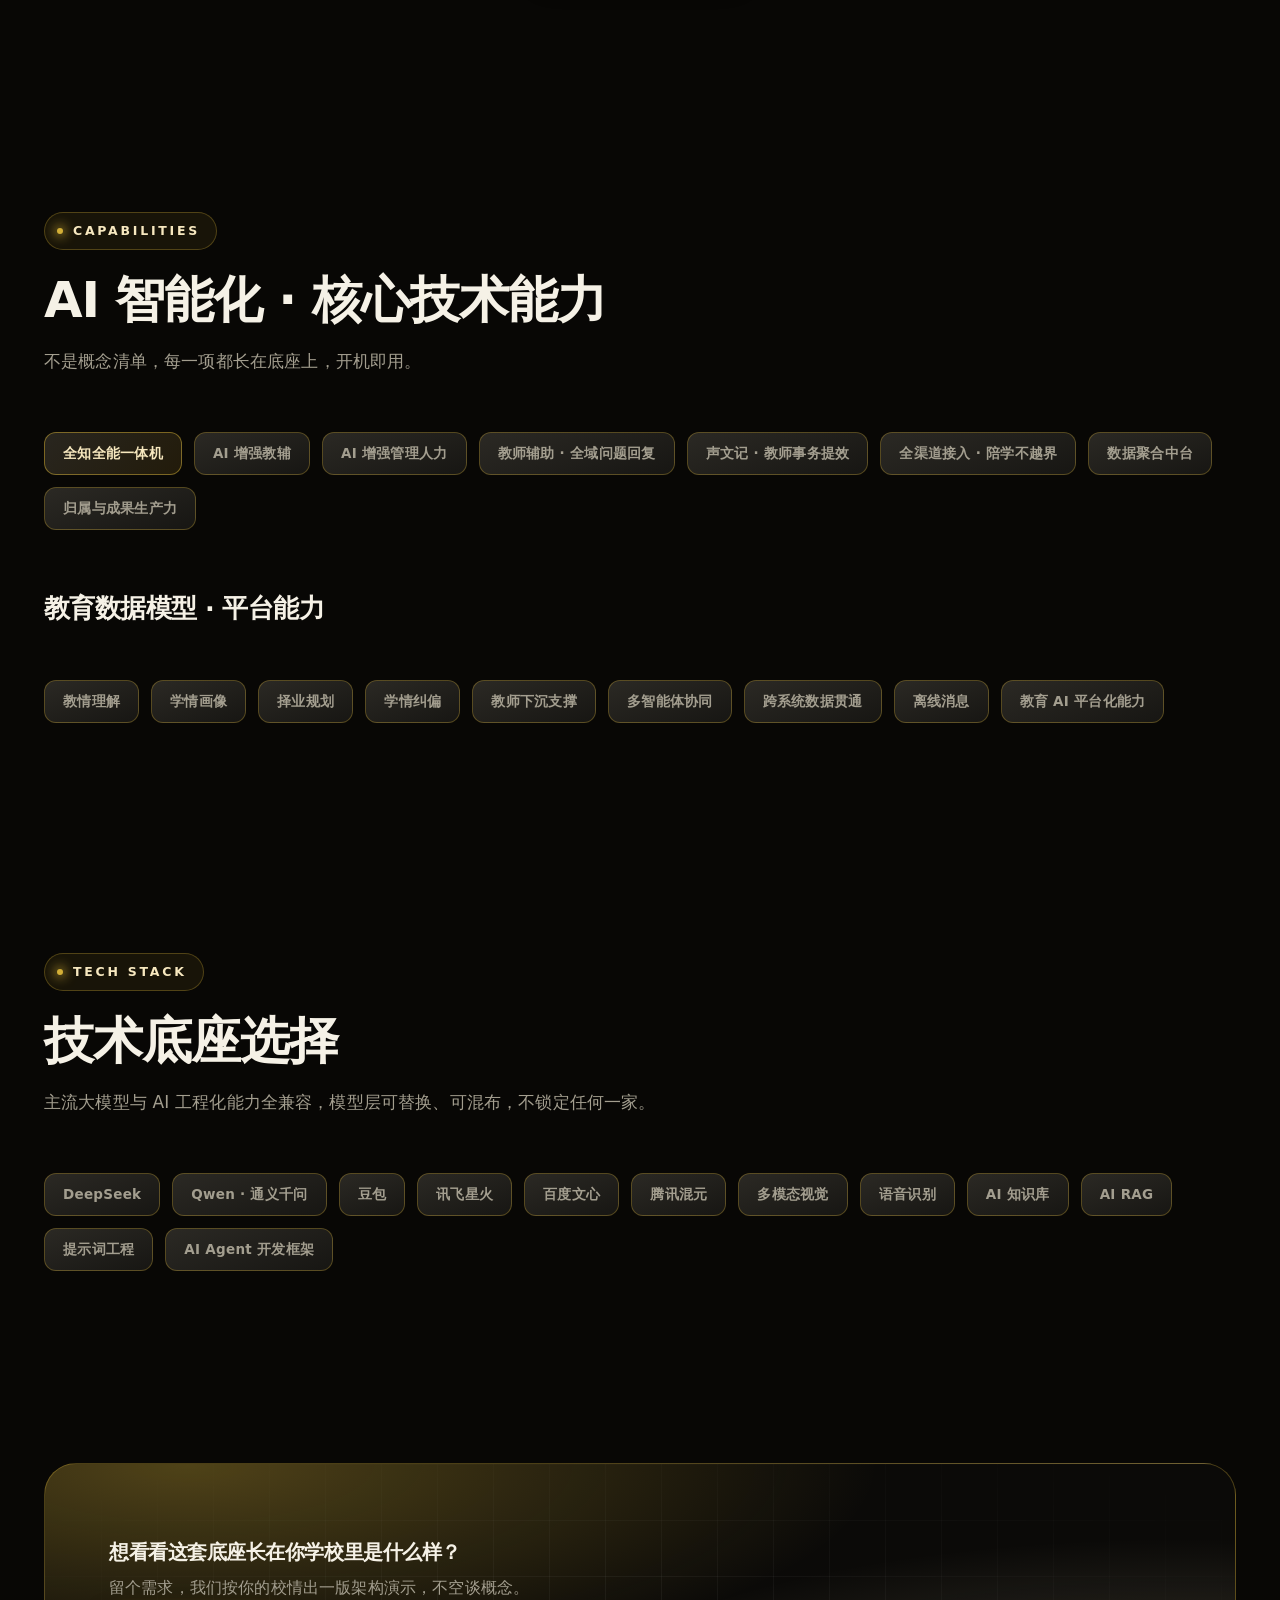
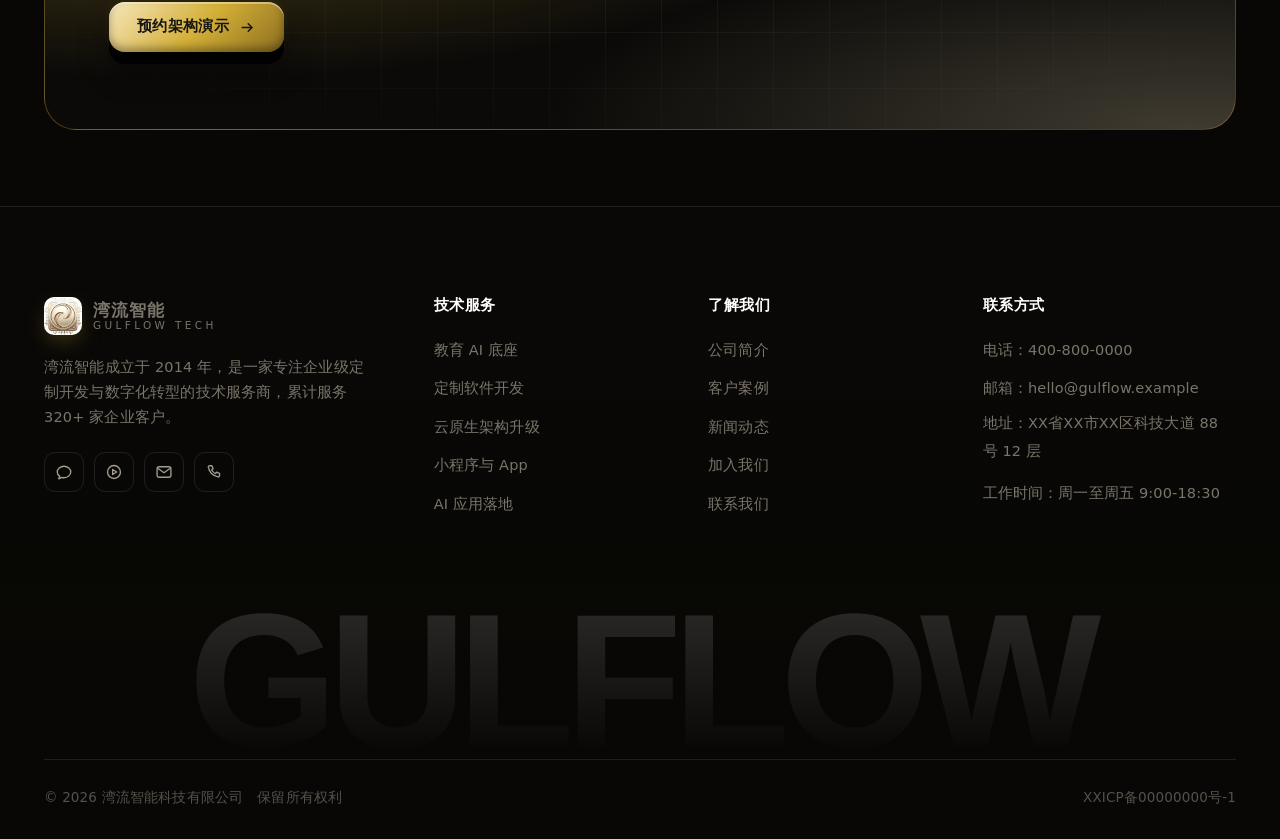
<file: edu-ai.html>
<!DOCTYPE html>
<html lang="zh-CN">
<head>
<meta charset="UTF-8" />
<meta name="viewport" content="width=device-width, initial-scale=1.0" />
<title>教育 AI 底座 - 湾流智能 GULFLOW | 校园智能化整体解决方案</title>
<meta name="description" content="湾流智能教育 AI 底座：一个入口融一所学校，数据留在学校，把信息变成生产力。五层架构覆盖用户接入、智能化业务域、AI 智能体中台、统一底座与经营洞察，私有化部署、政务级隐私。" />
<meta name="keywords" content="教育AI底座,智慧校园,AI智能体中台,校园数据资产,私有化部署,防欺凌,智能教学" />
<meta name="theme-color" content="#06070b" />
<link rel="icon" type="image/png" href="assets/img/logo.png" />
<link rel="stylesheet" href="assets/css/style.css" />
<!-- Editions 交互层（参考 Shopify Editions Winter '26，可整层删除） -->
<link rel="stylesheet" href="assets/css/editions.css" />
<script>
  (function () {
    var d = document.documentElement;
    d.className += ' ez-js';
    setTimeout(function () {
      if (!window.__ezOk) d.className = d.className.replace(' ez-js', '');
    }, 2400);
  })();
</script>
</head>
<body>

<!-- ===== SVG 图标库 ===== -->
<svg class="sprite" width="0" height="0" aria-hidden="true">
  <symbol id="i-code" viewBox="0 0 24 24" fill="none" stroke="currentColor" stroke-width="1.8" stroke-linecap="round" stroke-linejoin="round"><path d="M8.5 8.5 4 12l4.5 3.5M15.5 8.5 20 12l-4.5 3.5M13.6 4.4 10.4 19.6"/></symbol>
  <symbol id="i-cloud" viewBox="0 0 24 24" fill="none" stroke="currentColor" stroke-width="1.8" stroke-linecap="round" stroke-linejoin="round"><path d="M7 18h9.5a4 4 0 0 0 .4-8 5.5 5.5 0 0 0-10.6 1.3A3.4 3.4 0 0 0 7 18Z"/></symbol>
  <symbol id="i-mobile" viewBox="0 0 24 24" fill="none" stroke="currentColor" stroke-width="1.8" stroke-linecap="round" stroke-linejoin="round"><rect x="6" y="2.5" width="12" height="19" rx="3"/><path d="M10.6 18.6h2.8"/></symbol>
  <symbol id="i-spark" viewBox="0 0 24 24" fill="none" stroke="currentColor" stroke-width="1.8" stroke-linecap="round" stroke-linejoin="round"><path d="M12 3.2 13.9 9l5.8 1.9-5.8 1.9L12 18.6l-1.9-5.8L4.3 10.9 10.1 9 12 3.2Z"/></symbol>
  <symbol id="i-chart" viewBox="0 0 24 24" fill="none" stroke="currentColor" stroke-width="1.8" stroke-linecap="round" stroke-linejoin="round"><path d="M4 19h16M7.5 16V9.5M12 16V5.5M16.5 16v-4"/></symbol>
  <symbol id="i-shield" viewBox="0 0 24 24" fill="none" stroke="currentColor" stroke-width="1.8" stroke-linecap="round" stroke-linejoin="round"><path d="M12 3 5 5.8v5.4c0 4.2 2.9 8 7 9.8 4.1-1.8 7-5.6 7-9.8V5.8L12 3Z"/><path d="m9.2 12 2 2 3.8-4"/></symbol>
  <symbol id="i-users" viewBox="0 0 24 24" fill="none" stroke="currentColor" stroke-width="1.8" stroke-linecap="round" stroke-linejoin="round"><circle cx="9.2" cy="8" r="3.2"/><path d="M3.6 19.6a5.9 5.9 0 0 1 11.2 0M16.6 5.2a3.2 3.2 0 0 1 0 6.3M17.6 14.2a5.8 5.8 0 0 1 3.4 5.4"/></symbol>
  <symbol id="i-check" viewBox="0 0 24 24" fill="none" stroke="currentColor" stroke-width="2.2" stroke-linecap="round" stroke-linejoin="round"><path d="m5 12.6 4.2 4.2L19 6.9"/></symbol>
  <symbol id="i-arrow-right" viewBox="0 0 24 24" fill="none" stroke="currentColor" stroke-width="2" stroke-linecap="round" stroke-linejoin="round"><path d="M4.5 12h14M13 6.6l5.4 5.4L13 17.4"/></symbol>
  <symbol id="i-chevron" viewBox="0 0 24 24" fill="none" stroke="currentColor" stroke-width="2.2" stroke-linecap="round" stroke-linejoin="round"><path d="m9.5 5.5 6 6.5-6 6.5"/></symbol>
  <symbol id="i-arrow-up" viewBox="0 0 24 24" fill="none" stroke="currentColor" stroke-width="2" stroke-linecap="round" stroke-linejoin="round"><path d="M12 19.5V5M6 11l6-6 6 6"/></symbol>
  <symbol id="i-phone" viewBox="0 0 24 24" fill="none" stroke="currentColor" stroke-width="1.8" stroke-linecap="round" stroke-linejoin="round"><path d="M6.2 3.6h3l1.6 4-2 1.4a11.6 11.6 0 0 0 5.2 5.2l1.4-2 4 1.6v3a1.8 1.8 0 0 1-2 1.8A16.6 16.6 0 0 1 4.4 5.6a1.8 1.8 0 0 1 1.8-2Z"/></symbol>
  <symbol id="i-mail" viewBox="0 0 24 24" fill="none" stroke="currentColor" stroke-width="1.8" stroke-linecap="round" stroke-linejoin="round"><rect x="2.8" y="5" width="18.4" height="14" rx="2.6"/><path d="m4.6 7.6 7.4 5.3 7.4-5.3"/></symbol>
  <symbol id="i-pin" viewBox="0 0 24 24" fill="none" stroke="currentColor" stroke-width="1.8" stroke-linecap="round" stroke-linejoin="round"><path d="M12 21s7-5.6 7-11a7 7 0 1 0-14 0c0 5.4 7 11 7 11Z"/><circle cx="12" cy="10" r="2.6"/></symbol>
  <symbol id="i-clock" viewBox="0 0 24 24" fill="none" stroke="currentColor" stroke-width="1.8" stroke-linecap="round" stroke-linejoin="round"><circle cx="12" cy="12" r="8.6"/><path d="M12 7.2V12l3.6 2.1"/></symbol>
  <symbol id="i-rocket" viewBox="0 0 24 24" fill="none" stroke="currentColor" stroke-width="1.8" stroke-linecap="round" stroke-linejoin="round"><path d="M13.8 4.4c3.4-1.5 6.4-1 6.4-1s.5 3-1 6.4c-1.3 3-4.3 6-7.6 8.3l-3.6-1-1-3.6c2.4-3.3 5.4-6.3 8.4-7.6Z"/><circle cx="15.4" cy="8.6" r="1.6"/><path d="M8 16.2c-1.6 1.6-1.6 4-1.6 4s2.4 0 4-1.6"/></symbol>
  <symbol id="i-layers" viewBox="0 0 24 24" fill="none" stroke="currentColor" stroke-width="1.8" stroke-linecap="round" stroke-linejoin="round"><path d="m12 3.4 8.4 4.2L12 11.8 3.6 7.6 12 3.4Z"/><path d="m3.6 12.4 8.4 4.2 8.4-4.2M3.6 16.8l8.4 4.2 8.4-4.2"/></symbol>
  <symbol id="i-target" viewBox="0 0 24 24" fill="none" stroke="currentColor" stroke-width="1.8" stroke-linecap="round" stroke-linejoin="round"><circle cx="12" cy="12" r="8.6"/><circle cx="12" cy="12" r="4.6"/><circle cx="12" cy="12" r="1"/></symbol>
  <symbol id="i-chat" viewBox="0 0 24 24" fill="none" stroke="currentColor" stroke-width="1.8" stroke-linecap="round" stroke-linejoin="round"><path d="M21 12c0 4.2-4 7.6-9 7.6-1 0-1.9-.1-2.8-.3L5 21l1.2-3.4C4.2 16.4 3 14.3 3 12c0-4.2 4-7.6 9-7.6s9 3.4 9 7.6Z"/></symbol>
  <symbol id="i-play" viewBox="0 0 24 24" fill="none" stroke="currentColor" stroke-width="1.8" stroke-linecap="round" stroke-linejoin="round"><circle cx="12" cy="12" r="8.6"/><path d="m10.2 8.6 5.4 3.4-5.4 3.4V8.6Z"/></symbol>
  <symbol id="i-file" viewBox="0 0 24 24" fill="none" stroke="currentColor" stroke-width="1.8" stroke-linecap="round" stroke-linejoin="round"><path d="M6 3.4h8l4 4V20a1 1 0 0 1-1 1H6a1 1 0 0 1-1-1V4.4a1 1 0 0 1 1-1Z"/><path d="M14 3.4V8h4"/></symbol>
</svg>

<div id="progress"></div>
<div id="spotlight" aria-hidden="true"></div>

<div class="bg-fx" aria-hidden="true">
  <div class="bg-grid"></div>
  <div class="bg-orb orb-1"></div>
  <div class="bg-orb orb-3"></div>
  <div class="bg-noise"></div>
</div>

<!-- ===== 公共头部 ===== -->
<header class="site-header">
  <div class="container nav">
    <a class="brand" href="index.html" aria-label="湾流智能首页">
      <span class="brand-mark"><img src="assets/img/logo.png" alt="湾流智能" /></span>
      <span class="brand-text"><b>湾流智能</b><i>Gulflow Tech</i></span>
    </a>
    <nav class="nav-links">
      <a href="index.html">首页</a>
      <a href="services.html">技术服务</a>
      <a href="cases.html">客户案例</a>
      <a href="edu-ai.html">教育AI底座</a>
      <a href="news.html">新闻动态</a>
      <a href="about.html">关于我们</a>
      <a href="contact.html">联系我们</a>
    </nav>
    <div class="nav-right">
      <span class="nav-tel"><svg><use href="#i-phone" /></svg>400-800-0000</span>
      <a href="contact.html" class="btn btn-primary btn-sm" data-magnet>免费评估需求</a>
      <button class="burger" id="burger" aria-label="打开菜单" aria-expanded="false"><i></i><i></i><i></i></button>
    </div>
  </div>
</header>

<div class="drawer" id="drawer">
  <a href="index.html">首页<span>01</span></a>
  <a href="services.html">技术服务<span>02</span></a>
  <a href="cases.html">客户案例<span>03</span></a>
  <a href="edu-ai.html">教育AI底座<span>04</span></a>
  <a href="news.html">新闻动态<span>05</span></a>
  <a href="about.html">关于我们<span>06</span></a>
  <a href="contact.html">联系我们<span>07</span></a>
  <a href="tel:4008000000" style="color:#f7e8bf">400-800-0000<span>TEL</span></a>
</div>

<main>
  <!-- ===== 页头 ===== -->
  <section class="page-hero" data-chapter="全景">
    <div class="container">
      <span class="eyebrow">Education AI Platform</span>
      <h1 style="margin-top:22px">教育 AI 底座<br />技术架构全景</h1>
      <p class="lead">
        一个入口融一所学校 · 数据留在学校 · 把信息变成生产力。<br />
        从师生用到的每一个界面，到沉淀下来的每一份数据资产，五层架构一层不少。
      </p>
      <div class="chip-row" style="margin-top:28px">
        <span class="chip chip--gold">AI 智能化</span>
        <span class="chip chip--gold">数据飞轮</span>
        <span class="chip chip--gold">数字资产</span>
      </div>
      <nav class="breadcrumb">
        <a href="index.html">首页</a><svg><use href="#i-chevron" /></svg><span>教育 AI 底座</span>
      </nav>
    </div>
  </section>

  <!-- ===== 五层架构全景 ===== -->
  <section class="section" id="arch" data-chapter="五层架构" style="padding-top:24px">
    <div class="container">
      <div class="sec-head reveal">
        <span class="eyebrow eyebrow--brand">Architecture</span>
        <h2>五层架构，一层不多、一层不少</h2>
        <p>老师用得越深，数据沉淀得越厚；数据越厚，AI 越懂这所学校——这就是底座自带的数据飞轮。</p>
      </div>

      <div class="arch-flow">
        <!-- ① 用户与接入端 -->
        <div class="arch-col">
          <div class="arch-head"><i>①</i>用户与接入端</div>
          <div class="ez-stagger">
            <div class="arch-card"><b>Web 后台 · 教师端</b><span>教务、班级、后勤一端管理</span></div>
            <div class="arch-card"><b>AI 客户端</b><span>老师与员工的 AI 工作台</span></div>
            <div class="arch-card"><b>学生 / 家长小程序</b><span>请假、成长、沟通随手办</span></div>
            <div class="arch-card"><b>GIS 大屏 · AI 驾驶舱</b><span>全校态势一屏总览</span></div>
          </div>
        </div>

        <!-- ② 智能化业务域 -->
        <div class="arch-col">
          <div class="arch-head"><i>②</i>智能化业务域</div>
          <div class="ez-stagger">
            <div class="arch-card"><b>行政人事 · 协同办公</b><span>流程审批、人事档案线上化</span></div>
            <div class="arch-card"><b>智能教学 · 智研 · 声芽</b><span>备课、教研与语音学伴</span></div>
            <div class="arch-card"><b>学生管理 · 学籍 · 家校</b><span>学籍、考勤、家校互通</span></div>
            <div class="arch-card"><b>防欺凌 · 监控 · 预警</b><span>重点区域智能巡查预警</span></div>
            <div class="arch-card"><b>后勤一卡通 · 家校沟通</b><span>消费、门禁、通知一体</span></div>
            <div class="arch-card"><b>心理安全 · 校园安全</b><span>心理筛查与安全闭环</span></div>
          </div>
        </div>

        <!-- ③ AI 智能体中台 -->
        <div class="arch-col">
          <div class="arch-head"><i>③</i>AI 智能体中台</div>
          <div class="ez-stagger">
            <div class="arch-card arch-card--key"><b>带记忆的统一 AI 智能体</b><span>一个入口，懂校情、能办事</span></div>
            <div class="arch-card"><b>多模态 · 数据洞察</b><span>报表、语音、图像、学情一起看懂</span></div>
            <div class="arch-card"><b>智能体基座应用</b><span>招生工具箱、教研助手、决策助手</span></div>
            <div class="arch-card"><b>政务级隐私</b><span>私有化部署 · 分级授权 · 隐私脱敏</span></div>
            <div class="arch-card"><b>可靠运行</b><span>灰度发布 · 实时监控 · 分钟级恢复</span></div>
            <div class="arch-card"><b>越狱 / 滥用防御</b><span>提示词防护 · 注入防护 · 内容合规</span></div>
          </div>
        </div>

        <!-- ④ 统一底座 -->
        <div class="arch-col">
          <div class="arch-head"><i>④</i>统一底座</div>
          <div class="ez-stagger">
            <div class="arch-card"><b>组织 · 三权分立</b><span>权限、角色、数据域分离</span></div>
            <div class="arch-card"><b>新数据引擎 · 消息事件中心</b><span>订阅、触发、跨系统流转</span></div>
            <div class="arch-card"><b>模型网关</b><span>统一接入 · 多模型调度 · 降级兜底</span></div>
            <div class="arch-card"><b>知识库 · 智能体中心</b><span>知识入库 · 向量检索</span></div>
            <div class="arch-card"><b>报表引擎 · 家长圈 · 成长档案</b><span>一份档案跟随学生全程</span></div>
            <div class="arch-card"><b>审计日志</b><span>全链路可追溯</span></div>
          </div>
        </div>

        <!-- ⑤ 经营洞察 · 数据资产 -->
        <div class="arch-col">
          <div class="arch-head"><i>⑤</i>经营洞察 · 数据资产</div>
          <div class="ez-stagger">
            <div class="arch-card"><b>经营驾驶舱 · 投入产出 ROI</b><span>每一笔投入看得见回报</span></div>
            <div class="arch-card"><b>招生成本 · 渠道分析</b><span>生源从哪来、花多少钱</span></div>
            <div class="arch-card"><b>续费与转介绍</b><span>口碑增长有据可依</span></div>
            <div class="arch-card"><b>行为数据挖掘 · 精准触达</b><span>在对的时间找对的人</span></div>
            <div class="arch-card"><b>学生成长画像</b><span>德智体劳一图呈现</span></div>
            <div class="arch-card arch-card--gold"><b>→ 一所学校自己的数字资产</b><span>系统可以换，数据永远是你的</span></div>
          </div>
        </div>
      </div>
    </div>
  </section>

  <!-- ===== 核心能力 ===== -->
  <section class="section" id="powers" data-chapter="核心能力">
    <div class="container">
      <div class="sec-head reveal">
        <span class="eyebrow eyebrow--brand">Capabilities</span>
        <h2>AI 智能化 · 核心技术能力</h2>
        <p>不是概念清单，每一项都长在底座上，开机即用。</p>
      </div>
      <div class="chip-row reveal">
        <span class="chip chip--gold">全知全能一体机</span>
        <span class="chip">AI 增强教辅</span>
        <span class="chip">AI 增强管理人力</span>
        <span class="chip">教师辅助 · 全域问题回复</span>
        <span class="chip">声文记 · 教师事务提效</span>
        <span class="chip">全渠道接入 · 陪学不越界</span>
        <span class="chip">数据聚合中台</span>
        <span class="chip">归属与成果生产力</span>
      </div>

      <div class="sec-head reveal" style="margin-top:64px">
        <h2 style="font-size:clamp(20px,2vw,26px)">教育数据模型 · 平台能力</h2>
      </div>
      <div class="chip-row reveal">
        <span class="chip">教情理解</span>
        <span class="chip">学情画像</span>
        <span class="chip">择业规划</span>
        <span class="chip">学情纠偏</span>
        <span class="chip">教师下沉支撑</span>
        <span class="chip">多智能体协同</span>
        <span class="chip">跨系统数据贯通</span>
        <span class="chip">离线消息</span>
        <span class="chip">教育 AI 平台化能力</span>
      </div>
    </div>
  </section>

  <!-- ===== 技术底座 ===== -->
  <section class="section" id="stack" data-chapter="技术底座">
    <div class="container">
      <div class="sec-head reveal">
        <span class="eyebrow eyebrow--brand">Tech Stack</span>
        <h2>技术底座选择</h2>
        <p>主流大模型与 AI 工程化能力全兼容，模型层可替换、可混布，不锁定任何一家。</p>
      </div>
      <div class="chip-row reveal">
        <span class="chip">DeepSeek</span>
        <span class="chip">Qwen · 通义千问</span>
        <span class="chip">豆包</span>
        <span class="chip">讯飞星火</span>
        <span class="chip">百度文心</span>
        <span class="chip">腾讯混元</span>
        <span class="chip">多模态视觉</span>
        <span class="chip">语音识别</span>
        <span class="chip">AI 知识库</span>
        <span class="chip">AI RAG</span>
        <span class="chip">提示词工程</span>
        <span class="chip">AI Agent 开发框架</span>
      </div>
    </div>
  </section>

  <!-- ===== CTA ===== -->
  <section class="section section-tight">
    <div class="container">
      <div class="cta-band reveal">
        <div>
          <h3>想看看这套底座长在你学校里是什么样？</h3>
          <p style="margin-top:10px;color:var(--text-2)">留个需求，我们按你的校情出一版架构演示，不空谈概念。</p>
        </div>
        <a href="contact.html" class="btn btn-primary" data-magnet>预约架构演示<svg><use href="#i-arrow-right" /></svg></a>
      </div>
    </div>
  </section>
</main>

<!-- ===== 页脚 ===== -->
<footer class="site-footer">
  <div class="container">
    <div class="footer-grid">
      <div class="footer-brand">
        <a class="brand" href="index.html">
          <span class="brand-mark"><img src="assets/img/logo.png" alt="湾流智能" /></span>
          <span class="brand-text"><b>湾流智能</b><i>Gulflow Tech</i></span>
        </a>
        <p>湾流智能成立于 2014 年，是一家专注企业级定制开发与数字化转型的技术服务商，累计服务 320+ 家企业客户。</p>
        <div class="socials" style="margin-top:22px">
          <a href="#" aria-label="微信公众号"><svg><use href="#i-chat" /></svg></a>
          <a href="#" aria-label="视频号"><svg><use href="#i-play" /></svg></a>
          <a href="mailto:hello@gulflow.example" aria-label="邮件"><svg><use href="#i-mail" /></svg></a>
          <a href="tel:4008000000" aria-label="电话"><svg><use href="#i-phone" /></svg></a>
        </div>
      </div>
      <div>
        <h4>技术服务</h4>
        <ul>
          <li><a href="edu-ai.html">教育 AI 底座</a></li>
          <li><a href="services.html">定制软件开发</a></li>
          <li><a href="services.html">云原生架构升级</a></li>
          <li><a href="services.html">小程序与 App</a></li>
          <li><a href="services.html">AI 应用落地</a></li>
        </ul>
      </div>
      <div>
        <h4>了解我们</h4>
        <ul>
          <li><a href="about.html">公司简介</a></li>
          <li><a href="cases.html">客户案例</a></li>
          <li><a href="news.html">新闻动态</a></li>
          <li><a href="about.html">加入我们</a></li>
          <li><a href="contact.html">联系我们</a></li>
        </ul>
      </div>
      <div>
        <h4>联系方式</h4>
        <ul>
          <li><a href="tel:4008000000">电话：400-800-0000</a></li>
          <li><a href="mailto:hello@gulflow.example">邮箱：hello@gulflow.example</a></li>
          <li><a href="contact.html">地址：XX省XX市XX区科技大道 88 号 12 层</a></li>
          <li><a href="contact.html">工作时间：周一至周五 9:00-18:30</a></li>
        </ul>
      </div>
    </div>
    <div class="footer-word">GULFLOW</div>
    <div class="footer-bottom">
      <span>© <span data-year>2026</span> 湾流智能科技有限公司　保留所有权利</span>
      <span><a href="https://beian.miit.gov.cn" target="_blank" rel="noopener">XXICP备00000000号-1</a></span>
    </div>
  </div>
</footer>

<button id="toTop" aria-label="回到顶部"><svg><use href="#i-arrow-up" /></svg></button>
<script src="assets/js/main.js"></script>
<script src="assets/js/editions.js"></script>
</body>
</html>
</file>
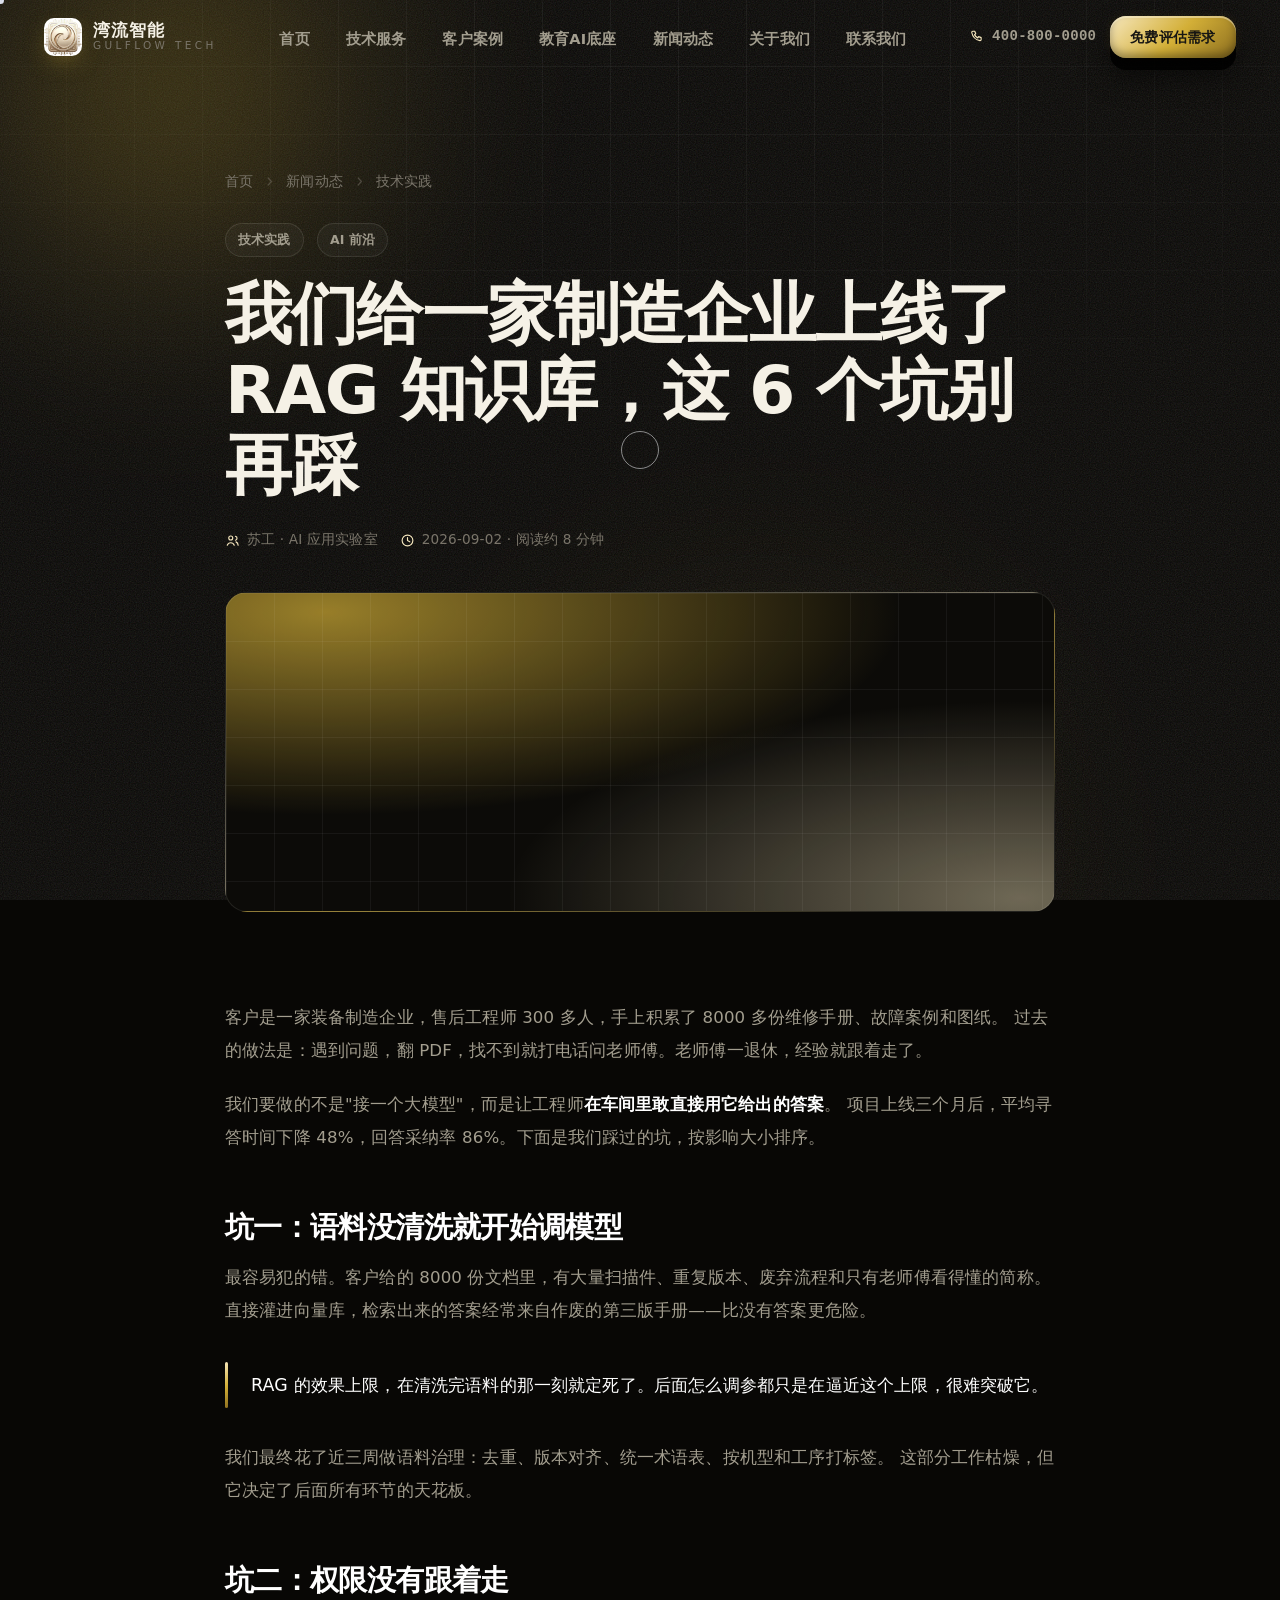
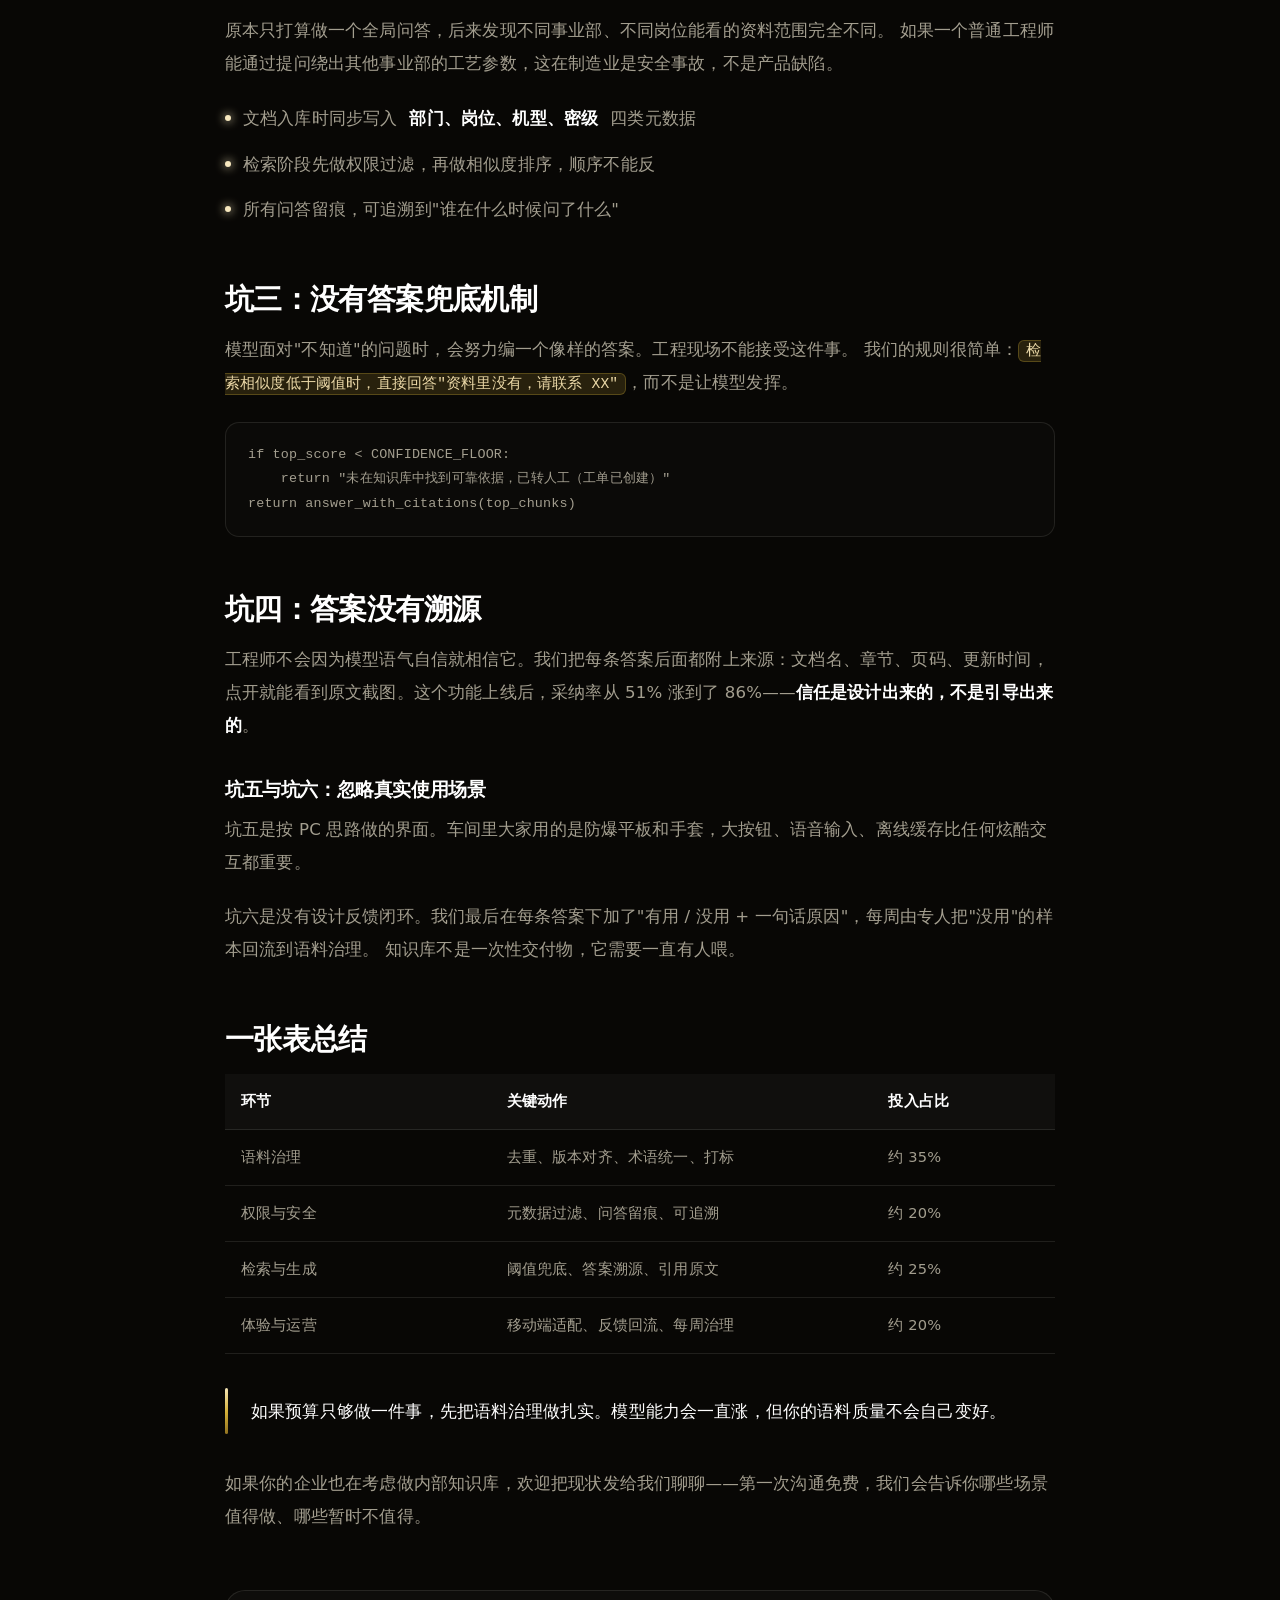
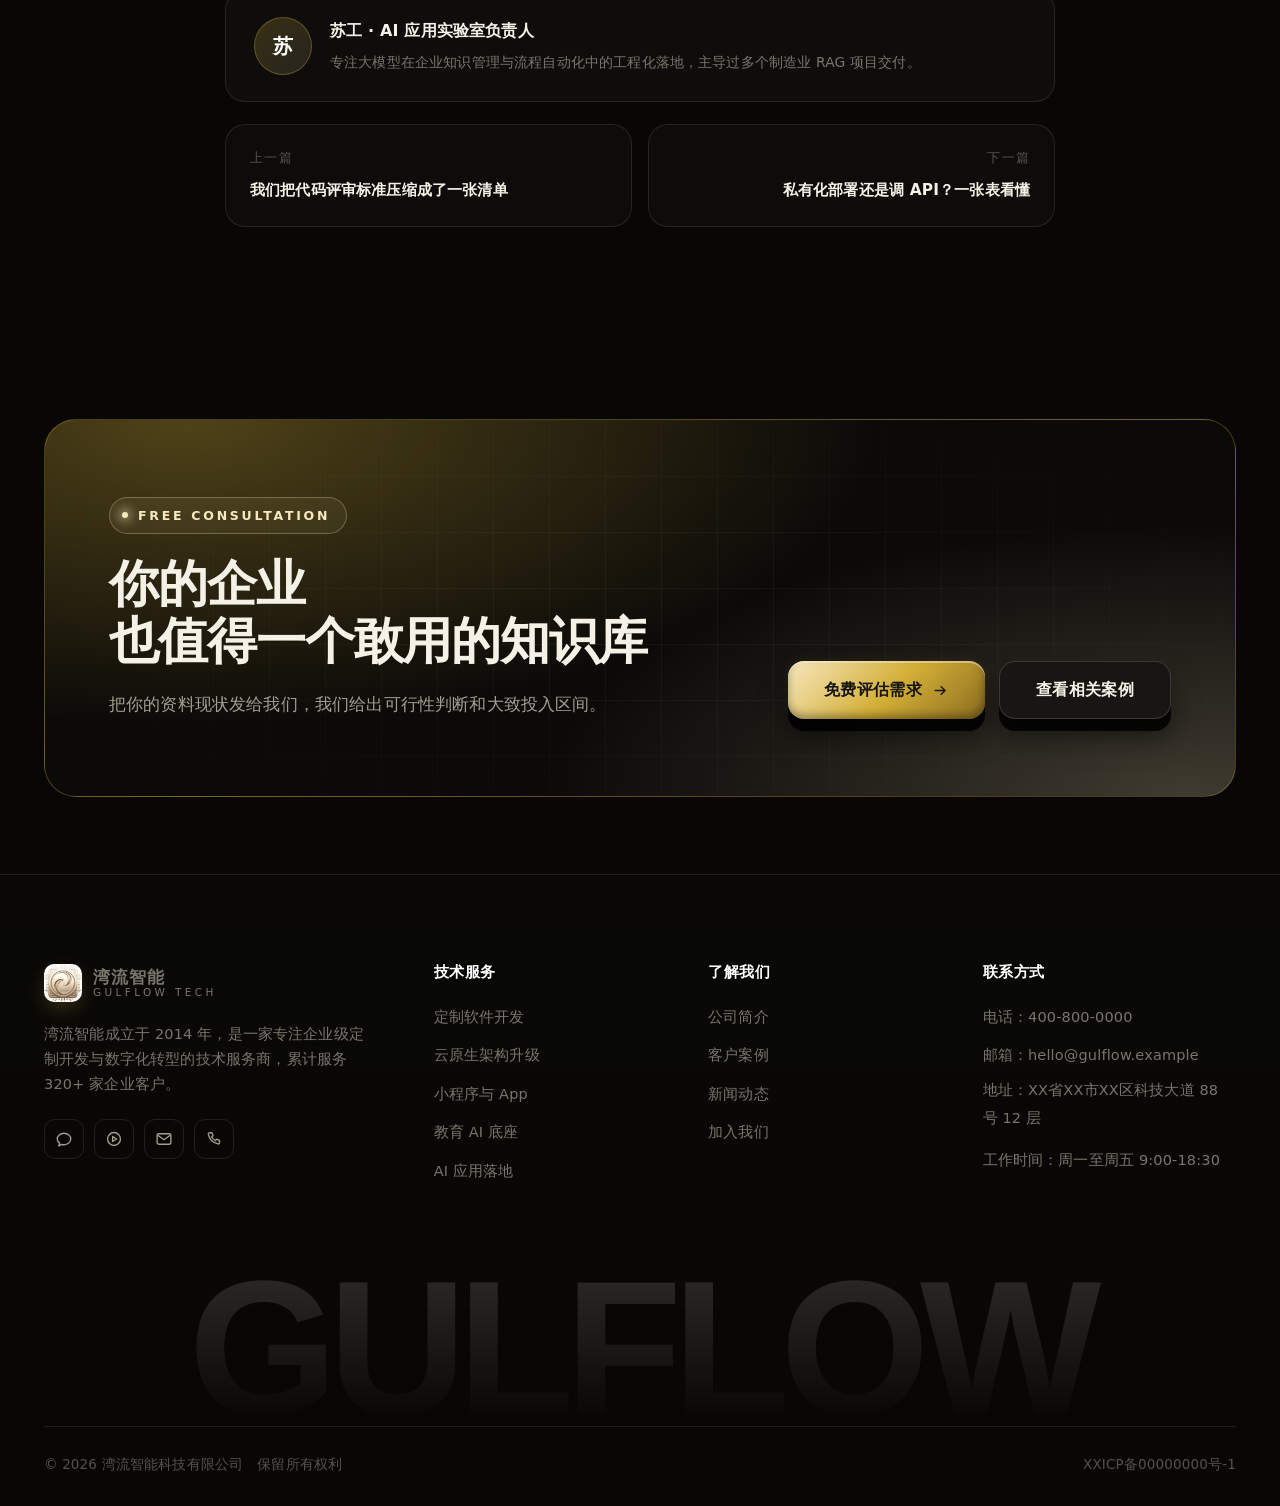
<file: news-detail.html>
<!DOCTYPE html>
<html lang="zh-CN">
<head>
<meta charset="UTF-8" />
<meta name="viewport" content="width=device-width, initial-scale=1.0" />
<!-- TODO 替换：文章标题与描述（如做多个详情页，复制本文件改内容即可） -->
<title>我们给一家制造企业上线了 RAG 知识库，这 6 个坑别再踩 - 湾流智能 GULFLOW</title>
<meta name="description" content="大模型不难接，难的是让答案敢用。本文复盘湾流智能在制造业 RAG 知识库项目中语料清洗、权限隔离、幻觉兜底、答案溯源四个环节的做法与踩坑清单。" />
<meta name="keywords" content="RAG,企业知识库,大模型落地,AI应用,制造业数字化" />
<meta name="theme-color" content="#06070b" />
<link rel="icon" type="image/png" href="assets/img/logo.png" />
<link rel="stylesheet" href="assets/css/style.css" />
<!-- Editions 交互层（参考 Shopify Editions Winter '26，可整层删除） -->
<link rel="stylesheet" href="assets/css/editions.css" />
<script>
  (function () {
    var d = document.documentElement;
    d.className += ' ez-js';
    setTimeout(function () {
      if (!window.__ezOk) d.className = d.className.replace(' ez-js', '');
    }, 2400);
  })();
</script>
</head>
<body>

<svg class="sprite" width="0" height="0" aria-hidden="true">
  <symbol id="i-check" viewBox="0 0 24 24" fill="none" stroke="currentColor" stroke-width="2.2" stroke-linecap="round" stroke-linejoin="round"><path d="m5 12.6 4.2 4.2L19 6.9"/></symbol>
  <symbol id="i-arrow-right" viewBox="0 0 24 24" fill="none" stroke="currentColor" stroke-width="2" stroke-linecap="round" stroke-linejoin="round"><path d="M4.5 12h14M13 6.6l5.4 5.4L13 17.4"/></symbol>
  <symbol id="i-chevron" viewBox="0 0 24 24" fill="none" stroke="currentColor" stroke-width="2.2" stroke-linecap="round" stroke-linejoin="round"><path d="m9.5 5.5 6 6.5-6 6.5"/></symbol>
  <symbol id="i-arrow-up" viewBox="0 0 24 24" fill="none" stroke="currentColor" stroke-width="2" stroke-linecap="round" stroke-linejoin="round"><path d="M12 19.5V5M6 11l6-6 6 6"/></symbol>
  <symbol id="i-phone" viewBox="0 0 24 24" fill="none" stroke="currentColor" stroke-width="1.8" stroke-linecap="round" stroke-linejoin="round"><path d="M6.2 3.6h3l1.6 4-2 1.4a11.6 11.6 0 0 0 5.2 5.2l1.4-2 4 1.6v3a1.8 1.8 0 0 1-2 1.8A16.6 16.6 0 0 1 4.4 5.6a1.8 1.8 0 0 1 1.8-2Z"/></symbol>
  <symbol id="i-mail" viewBox="0 0 24 24" fill="none" stroke="currentColor" stroke-width="1.8" stroke-linecap="round" stroke-linejoin="round"><rect x="2.8" y="5" width="18.4" height="14" rx="2.6"/><path d="m4.6 7.6 7.4 5.3 7.4-5.3"/></symbol>
  <symbol id="i-chat" viewBox="0 0 24 24" fill="none" stroke="currentColor" stroke-width="1.8" stroke-linecap="round" stroke-linejoin="round"><path d="M21 12c0 4.2-4 7.6-9 7.6-1 0-1.9-.1-2.8-.3L5 21l1.2-3.4C4.2 16.4 3 14.3 3 12c0-4.2 4-7.6 9-7.6s9 3.4 9 7.6Z"/></symbol>
  <symbol id="i-play" viewBox="0 0 24 24" fill="none" stroke="currentColor" stroke-width="1.8" stroke-linecap="round" stroke-linejoin="round"><circle cx="12" cy="12" r="8.6"/><path d="m10.2 8.6 5.4 3.4-5.4 3.4V8.6Z"/></symbol>
  <symbol id="i-clock" viewBox="0 0 24 24" fill="none" stroke="currentColor" stroke-width="1.8" stroke-linecap="round" stroke-linejoin="round"><circle cx="12" cy="12" r="8.6"/><path d="M12 7.2V12l3.6 2.1"/></symbol>
  <symbol id="i-users" viewBox="0 0 24 24" fill="none" stroke="currentColor" stroke-width="1.8" stroke-linecap="round" stroke-linejoin="round"><circle cx="9.2" cy="8" r="3.2"/><path d="M3.6 19.6a5.9 5.9 0 0 1 11.2 0M16.6 5.2a3.2 3.2 0 0 1 0 6.3M17.6 14.2a5.8 5.8 0 0 1 3.4 5.4"/></symbol>
</svg>

<div id="progress"></div>
<div id="spotlight" aria-hidden="true"></div>

<div class="bg-fx" aria-hidden="true">
  <div class="bg-grid"></div>
  <div class="bg-orb orb-1"></div>
  <div class="bg-orb orb-3"></div>
  <div class="bg-noise"></div>
</div>

<!-- ===== 公共头部 ===== -->
<header class="site-header">
  <div class="container nav">
    <a class="brand" href="index.html" aria-label="湾流智能首页">
      <span class="brand-mark"><img src="assets/img/logo.png" alt="湾流智能" /></span>
      <span class="brand-text"><b>湾流智能</b><i>Gulflow Tech</i></span>
    </a>
    <nav class="nav-links">
      <a href="index.html">首页</a>
      <a href="services.html">技术服务</a>
      <a href="cases.html">客户案例</a>
      <a href="edu-ai.html">教育AI底座</a>
      <a href="news.html">新闻动态</a>
      <a href="about.html">关于我们</a>
      <a href="contact.html">联系我们</a>
    </nav>
    <div class="nav-right">
      <span class="nav-tel"><svg><use href="#i-phone" /></svg>400-800-0000</span>
      <a href="contact.html" class="btn btn-primary btn-sm" data-magnet>免费评估需求</a>
      <button class="burger" id="burger" aria-label="打开菜单" aria-expanded="false"><i></i><i></i><i></i></button>
    </div>
  </div>
</header>

<div class="drawer" id="drawer">
  <a href="index.html">首页<span>01</span></a>
  <a href="services.html">技术服务<span>02</span></a>
  <a href="cases.html">客户案例<span>03</span></a>
  <a href="edu-ai.html">教育AI底座<span>04</span></a>
  <a href="news.html">新闻动态<span>05</span></a>
  <a href="about.html">关于我们<span>06</span></a>
  <a href="contact.html">联系我们<span>07</span></a>
  <a href="tel:4008000000" style="color:#24e5c4">400-800-0000<span>TEL</span></a>
</div>

<main>
  <section class="page-hero" style="padding-bottom:0">
    <div class="container">
      <div class="article reveal">
        <nav class="breadcrumb" style="margin-top:0">
          <a href="index.html">首页</a><svg><use href="#i-chevron" /></svg>
          <a href="news.html">新闻动态</a><svg><use href="#i-chevron" /></svg>
          <span>技术实践</span>
        </nav>

        <div style="margin-top:30px">
          <span class="tag">技术实践</span>
          <span class="tag" style="margin-left:8px">AI 前沿</span>
        </div>
        <h1 class="article-title">我们给一家制造企业上线了 RAG 知识库，这 6 个坑别再踩</h1>
        <div class="article-meta">
          <span><svg><use href="#i-users" /></svg>苏工 · AI 应用实验室</span>
          <span><svg><use href="#i-clock" /></svg>2026-09-02 · 阅读约 8 分钟</span>
        </div>
        <div class="article-cover"></div>
      </div>
    </div>
  </section>

  <section class="section" style="padding-top:36px">
    <div class="container">
      <div class="article reveal">
        <div class="prose">
          <!-- TODO 替换：以下为示例正文，换成你的真实文章 -->
          <p>
            客户是一家装备制造企业，售后工程师 300 多人，手上积累了 8000 多份维修手册、故障案例和图纸。
            过去的做法是：遇到问题，翻 PDF，找不到就打电话问老师傅。老师傅一退休，经验就跟着走了。
          </p>
          <p>
            我们要做的不是"接一个大模型"，而是让工程师<strong>在车间里敢直接用它给出的答案</strong>。
            项目上线三个月后，平均寻答时间下降 48%，回答采纳率 86%。下面是我们踩过的坑，按影响大小排序。
          </p>

          <h2>坑一：语料没清洗就开始调模型</h2>
          <p>
            最容易犯的错。客户给的 8000 份文档里，有大量扫描件、重复版本、废弃流程和只有老师傅看得懂的简称。
            直接灌进向量库，检索出来的答案经常来自作废的第三版手册——比没有答案更危险。
          </p>
          <blockquote>
            RAG 的效果上限，在清洗完语料的那一刻就定死了。后面怎么调参都只是在逼近这个上限，很难突破它。
          </blockquote>
          <p>
            我们最终花了近三周做语料治理：去重、版本对齐、统一术语表、按机型和工序打标签。
            这部分工作枯燥，但它决定了后面所有环节的天花板。
          </p>

          <h2>坑二：权限没有跟着走</h2>
          <p>
            原本只打算做一个全局问答，后来发现不同事业部、不同岗位能看的资料范围完全不同。
            如果一个普通工程师能通过提问绕出其他事业部的工艺参数，这在制造业是安全事故，不是产品缺陷。
          </p>
          <ul>
            <li>文档入库时同步写入<strong>部门、岗位、机型、密级</strong>四类元数据</li>
            <li>检索阶段先做权限过滤，再做相似度排序，顺序不能反</li>
            <li>所有问答留痕，可追溯到"谁在什么时候问了什么"</li>
          </ul>

          <h2>坑三：没有答案兜底机制</h2>
          <p>
            模型面对"不知道"的问题时，会努力编一个像样的答案。工程现场不能接受这件事。
            我们的规则很简单：<code>检索相似度低于阈值时，直接回答"资料里没有，请联系 XX"</code>，而不是让模型发挥。
          </p>
          <pre><code>if top_score &lt; CONFIDENCE_FLOOR:
    return "未在知识库中找到可靠依据，已转人工（工单已创建）"
return answer_with_citations(top_chunks)</code></pre>

          <h2>坑四：答案没有溯源</h2>
          <p>
            工程师不会因为模型语气自信就相信它。我们把每条答案后面都附上来源：文档名、章节、页码、更新时间，
            点开就能看到原文截图。这个功能上线后，采纳率从 51% 涨到了 86%——<strong>信任是设计出来的，不是引导出来的</strong>。
          </p>

          <h3>坑五与坑六：忽略真实使用场景</h3>
          <p>
            坑五是按 PC 思路做的界面。车间里大家用的是防爆平板和手套，大按钮、语音输入、离线缓存比任何炫酷交互都重要。
          </p>
          <p>
            坑六是没有设计反馈闭环。我们最后在每条答案下加了"有用 / 没用 + 一句话原因"，每周由专人把"没用"的样本回流到语料治理。
            知识库不是一次性交付物，它需要一直有人喂。
          </p>

          <h2>一张表总结</h2>
          <table>
            <thead>
              <tr><th style="width:32%">环节</th><th>关键动作</th><th style="width:22%">投入占比</th></tr>
            </thead>
            <tbody>
              <tr><td>语料治理</td><td>去重、版本对齐、术语统一、打标</td><td>约 35%</td></tr>
              <tr><td>权限与安全</td><td>元数据过滤、问答留痕、可追溯</td><td>约 20%</td></tr>
              <tr><td>检索与生成</td><td>阈值兜底、答案溯源、引用原文</td><td>约 25%</td></tr>
              <tr><td>体验与运营</td><td>移动端适配、反馈回流、每周治理</td><td>约 20%</td></tr>
            </tbody>
          </table>

          <blockquote>
            如果预算只够做一件事，先把语料治理做扎实。模型能力会一直涨，但你的语料质量不会自己变好。
          </blockquote>
          <p>
            如果你的企业也在考虑做内部知识库，欢迎把现状发给我们聊聊——第一次沟通免费，我们会告诉你哪些场景值得做、哪些暂时不值得。
          </p>
        </div>

        <!-- 作者卡片 -->
        <div class="author-box">
          <div class="face">苏</div>
          <div>
            <b>苏工 · AI 应用实验室负责人</b>
            <p>专注大模型在企业知识管理与流程自动化中的工程化落地，主导过多个制造业 RAG 项目交付。</p>
          </div>
        </div>

        <!-- 上下篇 -->
        <div class="article-nav">
          <a href="news.html"><span>上一篇</span><b>我们把代码评审标准压缩成了一张清单</b></a>
          <a href="news.html" class="next"><span>下一篇</span><b>私有化部署还是调 API？一张表看懂</b></a>
        </div>
      </div>
    </div>
  </section>

  <section class="section section-tight">
    <div class="container">
      <div class="cta-band reveal">
        <div class="cta-flex">
          <div>
            <span class="eyebrow">Free Consultation</span>
            <h2 style="margin-top:22px">你的企业<br />也值得一个敢用的知识库</h2>
            <p class="lead" style="margin-top:20px;max-width:520px">把你的资料现状发给我们，我们给出可行性判断和大致投入区间。</p>
          </div>
          <div class="cta-actions">
            <a href="contact.html" class="btn btn-primary btn-lg" data-magnet>免费评估需求 <svg><use href="#i-arrow-right" /></svg></a>
            <a href="cases.html" class="btn btn-ghost btn-lg">查看相关案例</a>
          </div>
        </div>
      </div>
    </div>
  </section>
</main>

<!-- ===== 公共页脚 ===== -->
<footer class="site-footer">
  <div class="container">
    <div class="footer-grid">
      <div class="footer-brand">
        <a class="brand" href="index.html">
          <span class="brand-mark"><img src="assets/img/logo.png" alt="湾流智能" /></span>
          <span class="brand-text"><b>湾流智能</b><i>Gulflow Tech</i></span>
        </a>
        <p>湾流智能成立于 2014 年，是一家专注企业级定制开发与数字化转型的技术服务商，累计服务 320+ 家企业客户。</p>
        <div class="socials" style="margin-top:22px">
          <a href="#" aria-label="微信公众号"><svg><use href="#i-chat" /></svg></a>
          <a href="#" aria-label="视频号"><svg><use href="#i-play" /></svg></a>
          <a href="mailto:hello@gulflow.example" aria-label="邮件"><svg><use href="#i-mail" /></svg></a>
          <a href="tel:4008000000" aria-label="电话"><svg><use href="#i-phone" /></svg></a>
        </div>
      </div>
      <div>
        <h4>技术服务</h4>
        <ul>
          <li><a href="services.html">定制软件开发</a></li>
          <li><a href="services.html">云原生架构升级</a></li>
          <li><a href="services.html">小程序与 App</a></li>
          <li><a href="edu-ai.html">教育 AI 底座</a></li>
          <li><a href="services.html">AI 应用落地</a></li>
        </ul>
      </div>
      <div>
        <h4>了解我们</h4>
        <ul>
          <li><a href="about.html">公司简介</a></li>
          <li><a href="cases.html">客户案例</a></li>
          <li><a href="news.html">新闻动态</a></li>
          <li><a href="about.html">加入我们</a></li>
        </ul>
      </div>
      <div>
        <h4>联系方式</h4>
        <ul>
          <li><a href="tel:4008000000">电话：400-800-0000</a></li>
          <li><a href="mailto:hello@gulflow.example">邮箱：hello@gulflow.example</a></li>
          <li><a href="contact.html">地址：XX省XX市XX区科技大道 88 号 12 层</a></li>
          <li><a href="contact.html">工作时间：周一至周五 9:00-18:30</a></li>
        </ul>
      </div>
    </div>
    <div class="footer-word">GULFLOW</div>
    <div class="footer-bottom">
      <span>© <span data-year>2026</span> 湾流智能科技有限公司　保留所有权利</span>
      <span><a href="https://beian.miit.gov.cn" target="_blank" rel="noopener">XXICP备00000000号-1</a></span>
    </div>
  </div>
</footer>

<button id="toTop" aria-label="回到顶部"><svg><use href="#i-arrow-up" /></svg></button>
<script src="assets/js/main.js"></script>
<script src="assets/js/editions.js"></script>
</body>
</html>
</file>
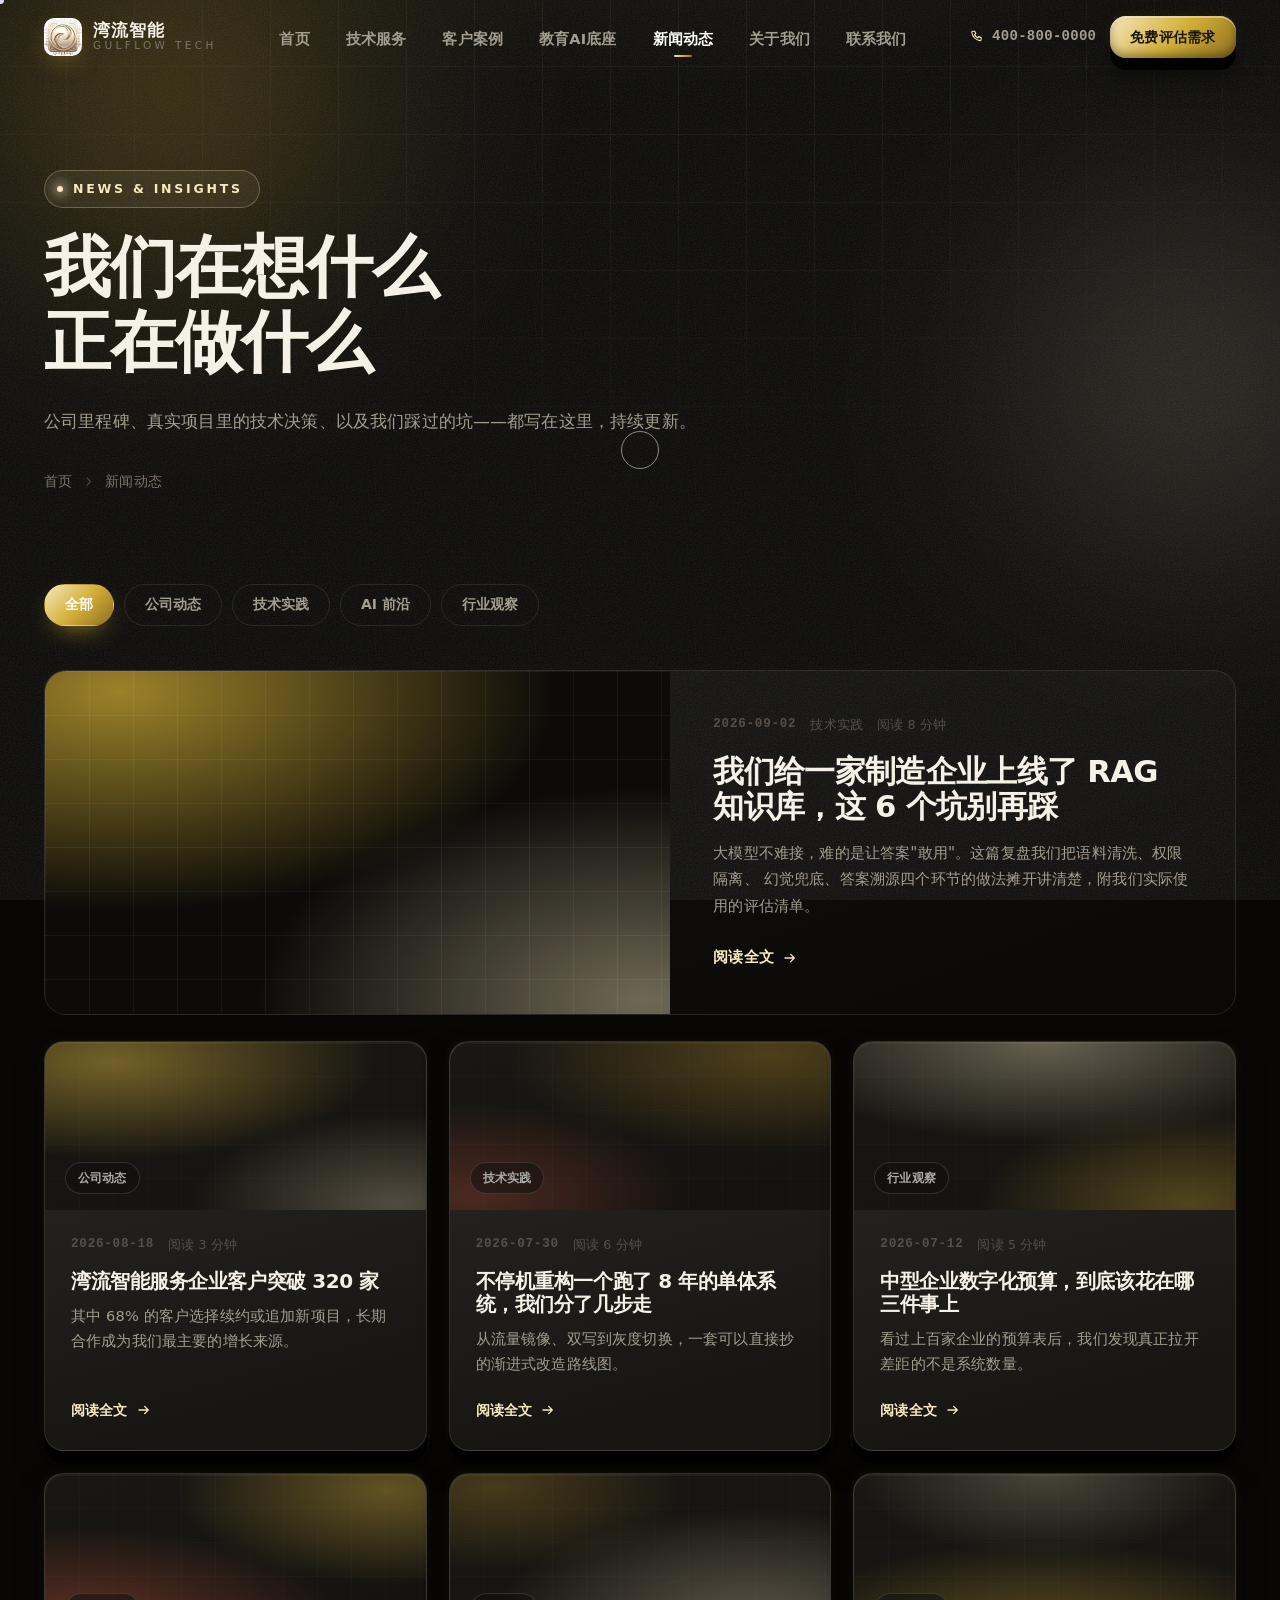
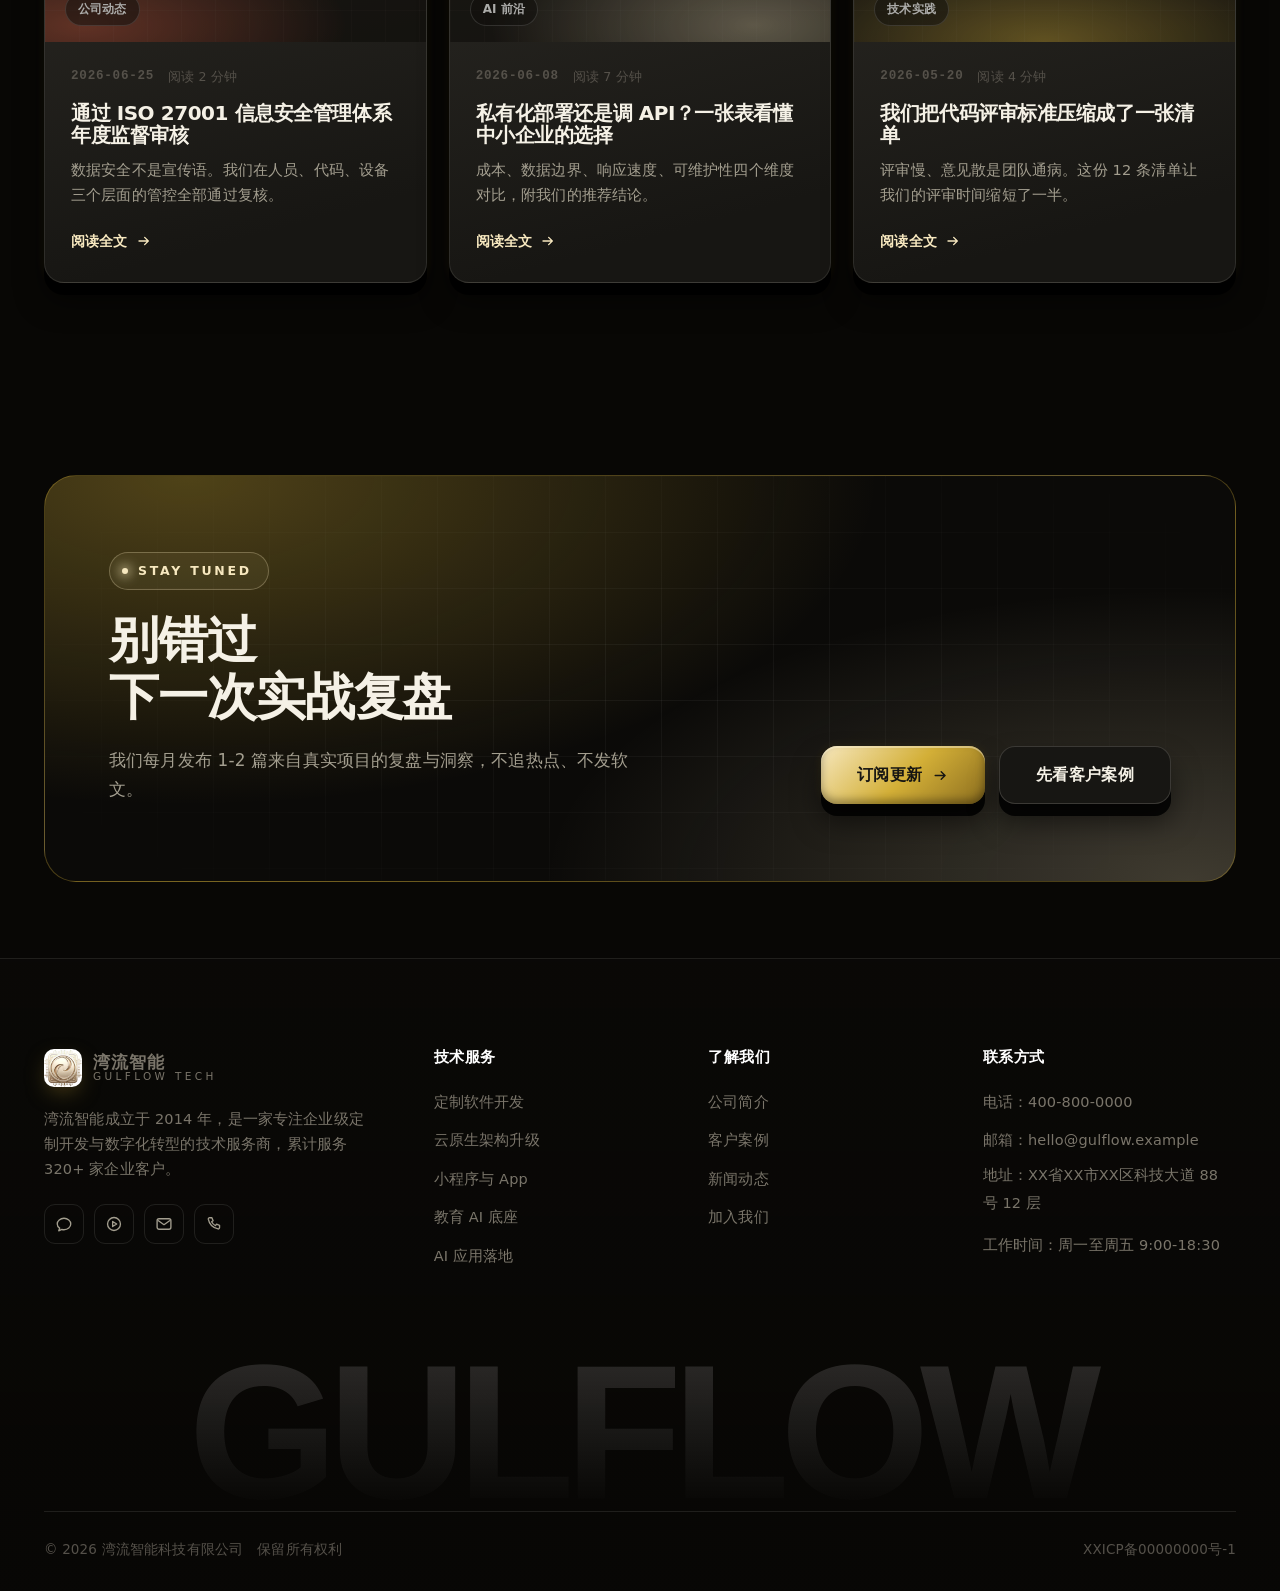
<file: news.html>
<!DOCTYPE html>
<html lang="zh-CN">
<head>
<meta charset="UTF-8" />
<meta name="viewport" content="width=device-width, initial-scale=1.0" />
<!-- TODO 替换：页面标题 -->
<title>新闻动态 - 湾流智能 GULFLOW | 公司动态与行业洞察</title>
<meta name="description" content="湾流智能新闻动态：公司里程碑、技术实践、行业观察与研发方法论分享。" />
<meta name="keywords" content="湾流智能,公司新闻,技术博客,行业洞察,研发方法论" />
<meta name="theme-color" content="#06070b" />
<link rel="icon" type="image/png" href="assets/img/logo.png" />
<link rel="stylesheet" href="assets/css/style.css" />
<!-- Editions 交互层（参考 Shopify Editions Winter '26，可整层删除） -->
<link rel="stylesheet" href="assets/css/editions.css" />
<script>
  (function () {
    var d = document.documentElement;
    d.className += ' ez-js';
    setTimeout(function () {
      if (!window.__ezOk) d.className = d.className.replace(' ez-js', '');
    }, 2400);
  })();
</script>
</head>
<body>

<svg class="sprite" width="0" height="0" aria-hidden="true">
  <symbol id="i-check" viewBox="0 0 24 24" fill="none" stroke="currentColor" stroke-width="2.2" stroke-linecap="round" stroke-linejoin="round"><path d="m5 12.6 4.2 4.2L19 6.9"/></symbol>
  <symbol id="i-arrow-right" viewBox="0 0 24 24" fill="none" stroke="currentColor" stroke-width="2" stroke-linecap="round" stroke-linejoin="round"><path d="M4.5 12h14M13 6.6l5.4 5.4L13 17.4"/></symbol>
  <symbol id="i-chevron" viewBox="0 0 24 24" fill="none" stroke="currentColor" stroke-width="2.2" stroke-linecap="round" stroke-linejoin="round"><path d="m9.5 5.5 6 6.5-6 6.5"/></symbol>
  <symbol id="i-arrow-up" viewBox="0 0 24 24" fill="none" stroke="currentColor" stroke-width="2" stroke-linecap="round" stroke-linejoin="round"><path d="M12 19.5V5M6 11l6-6 6 6"/></symbol>
  <symbol id="i-phone" viewBox="0 0 24 24" fill="none" stroke="currentColor" stroke-width="1.8" stroke-linecap="round" stroke-linejoin="round"><path d="M6.2 3.6h3l1.6 4-2 1.4a11.6 11.6 0 0 0 5.2 5.2l1.4-2 4 1.6v3a1.8 1.8 0 0 1-2 1.8A16.6 16.6 0 0 1 4.4 5.6a1.8 1.8 0 0 1 1.8-2Z"/></symbol>
  <symbol id="i-mail" viewBox="0 0 24 24" fill="none" stroke="currentColor" stroke-width="1.8" stroke-linecap="round" stroke-linejoin="round"><rect x="2.8" y="5" width="18.4" height="14" rx="2.6"/><path d="m4.6 7.6 7.4 5.3 7.4-5.3"/></symbol>
  <symbol id="i-chat" viewBox="0 0 24 24" fill="none" stroke="currentColor" stroke-width="1.8" stroke-linecap="round" stroke-linejoin="round"><path d="M21 12c0 4.2-4 7.6-9 7.6-1 0-1.9-.1-2.8-.3L5 21l1.2-3.4C4.2 16.4 3 14.3 3 12c0-4.2 4-7.6 9-7.6s9 3.4 9 7.6Z"/></symbol>
  <symbol id="i-play" viewBox="0 0 24 24" fill="none" stroke="currentColor" stroke-width="1.8" stroke-linecap="round" stroke-linejoin="round"><circle cx="12" cy="12" r="8.6"/><path d="m10.2 8.6 5.4 3.4-5.4 3.4V8.6Z"/></symbol>
  <symbol id="i-spark" viewBox="0 0 24 24" fill="none" stroke="currentColor" stroke-width="1.8" stroke-linecap="round" stroke-linejoin="round"><path d="M12 3.2 13.9 9l5.8 1.9-5.8 1.9L12 18.6l-1.9-5.8L4.3 10.9 10.1 9 12 3.2Z"/></symbol>
  <symbol id="i-rocket" viewBox="0 0 24 24" fill="none" stroke="currentColor" stroke-width="1.8" stroke-linecap="round" stroke-linejoin="round"><path d="M13.8 4.4c3.4-1.5 6.4-1 6.4-1s.5 3-1 6.4c-1.3 3-4.3 6-7.6 8.3l-3.6-1-1-3.6c2.4-3.3 5.4-6.3 8.4-7.6Z"/><circle cx="15.4" cy="8.6" r="1.6"/><path d="M8 16.2c-1.6 1.6-1.6 4-1.6 4s2.4 0 4-1.6"/></symbol>
  <symbol id="i-code" viewBox="0 0 24 24" fill="none" stroke="currentColor" stroke-width="1.8" stroke-linecap="round" stroke-linejoin="round"><path d="M8.5 8.5 4 12l4.5 3.5M15.5 8.5 20 12l-4.5 3.5M13.6 4.4 10.4 19.6"/></symbol>
  <symbol id="i-cloud" viewBox="0 0 24 24" fill="none" stroke="currentColor" stroke-width="1.8" stroke-linecap="round" stroke-linejoin="round"><path d="M7 18h9.5a4 4 0 0 0 .4-8 5.5 5.5 0 0 0-10.6 1.3A3.4 3.4 0 0 0 7 18Z"/></symbol>
  <symbol id="i-shield" viewBox="0 0 24 24" fill="none" stroke="currentColor" stroke-width="1.8" stroke-linecap="round" stroke-linejoin="round"><path d="M12 3 5 5.8v5.4c0 4.2 2.9 8 7 9.8 4.1-1.8 7-5.6 7-9.8V5.8L12 3Z"/><path d="m9.2 12 2 2 3.8-4"/></symbol>
  <symbol id="i-layers" viewBox="0 0 24 24" fill="none" stroke="currentColor" stroke-width="1.8" stroke-linecap="round" stroke-linejoin="round"><path d="m12 3.4 8.4 4.2L12 11.8 3.6 7.6 12 3.4Z"/><path d="m3.6 12.4 8.4 4.2 8.4-4.2M3.6 16.8l8.4 4.2 8.4-4.2"/></symbol>
  <symbol id="i-target" viewBox="0 0 24 24" fill="none" stroke="currentColor" stroke-width="1.8" stroke-linecap="round" stroke-linejoin="round"><circle cx="12" cy="12" r="8.6"/><circle cx="12" cy="12" r="4.6"/><circle cx="12" cy="12" r="1"/></symbol>
  <symbol id="i-clock" viewBox="0 0 24 24" fill="none" stroke="currentColor" stroke-width="1.8" stroke-linecap="round" stroke-linejoin="round"><circle cx="12" cy="12" r="8.6"/><path d="M12 7.2V12l3.6 2.1"/></symbol>
  <symbol id="i-users" viewBox="0 0 24 24" fill="none" stroke="currentColor" stroke-width="1.8" stroke-linecap="round" stroke-linejoin="round"><circle cx="9.2" cy="8" r="3.2"/><path d="M3.6 19.6a5.9 5.9 0 0 1 11.2 0M16.6 5.2a3.2 3.2 0 0 1 0 6.3M17.6 14.2a5.8 5.8 0 0 1 3.4 5.4"/></symbol>
</svg>

<div id="progress"></div>
<div id="spotlight" aria-hidden="true"></div>

<div class="bg-fx" aria-hidden="true">
  <div class="bg-grid"></div>
  <div class="bg-orb orb-2"></div>
  <div class="bg-orb orb-1"></div>
  <div class="bg-noise"></div>
</div>

<!-- ===== 公共头部 ===== -->
<header class="site-header">
  <div class="container nav">
    <a class="brand" href="index.html" aria-label="湾流智能首页">
      <span class="brand-mark"><img src="assets/img/logo.png" alt="湾流智能" /></span>
      <span class="brand-text"><b>湾流智能</b><i>Gulflow Tech</i></span>
    </a>
    <nav class="nav-links">
      <a href="index.html">首页</a>
      <a href="services.html">技术服务</a>
      <a href="cases.html">客户案例</a>
      <a href="edu-ai.html">教育AI底座</a>
      <a href="news.html">新闻动态</a>
      <a href="about.html">关于我们</a>
      <a href="contact.html">联系我们</a>
    </nav>
    <div class="nav-right">
      <span class="nav-tel"><svg><use href="#i-phone" /></svg>400-800-0000</span>
      <a href="contact.html" class="btn btn-primary btn-sm" data-magnet>免费评估需求</a>
      <button class="burger" id="burger" aria-label="打开菜单" aria-expanded="false"><i></i><i></i><i></i></button>
    </div>
  </div>
</header>

<div class="drawer" id="drawer">
  <a href="index.html">首页<span>01</span></a>
  <a href="services.html">技术服务<span>02</span></a>
  <a href="cases.html">客户案例<span>03</span></a>
  <a href="edu-ai.html">教育AI底座<span>04</span></a>
  <a href="news.html">新闻动态<span>05</span></a>
  <a href="about.html">关于我们<span>06</span></a>
  <a href="contact.html">联系我们<span>07</span></a>
  <a href="tel:4008000000" style="color:#24e5c4">400-800-0000<span>TEL</span></a>
</div>

<main>
  <section class="page-hero">
    <div class="container">
      <span class="eyebrow">News &amp; Insights</span>
      <h1 style="margin-top:22px">我们在想什么<br />正在做什么</h1>
      <p class="lead">
        公司里程碑、真实项目里的技术决策、以及我们踩过的坑——都写在这里，持续更新。
      </p>
      <nav class="breadcrumb">
        <a href="index.html">首页</a><svg><use href="#i-chevron" /></svg><span>新闻动态</span>
      </nav>
    </div>
  </section>

  <section class="section" style="padding-top:20px">
    <div class="container">
      <!-- TODO 替换：分类按你的内容规划调整 -->
      <div class="filters reveal">
        <button class="filter is-on" data-filter="all" type="button">全部</button>
        <button class="filter" data-filter="公司" type="button">公司动态</button>
        <button class="filter" data-filter="技术" type="button">技术实践</button>
        <button class="filter" data-filter="AI" type="button">AI 前沿</button>
        <button class="filter" data-filter="行业" type="button">行业观察</button>
      </div>

      <!-- 头条 -->
      <a href="news-detail.html" class="feature news-item reveal" data-cat="技术 AI">
        <div class="feature-visual"></div>
        <div class="feature-body">
          <div class="n-meta">
            <b>2026-09-02</b><span>技术实践</span><span>阅读 8 分钟</span>
          </div>
          <h3>我们给一家制造企业上线了 RAG 知识库，这 6 个坑别再踩</h3>
          <p>
            大模型不难接，难的是让答案"敢用"。这篇复盘我们把语料清洗、权限隔离、
            幻觉兜底、答案溯源四个环节的做法摊开讲清楚，附我们实际使用的评估清单。
          </p>
          <span class="link-arrow">阅读全文 <svg><use href="#i-arrow-right" /></svg></span>
        </div>
      </a>

      <!-- 列表 -->
      <div class="news-grid" style="margin-top:26px">
        <a class="card news-card news-item reveal" href="news-detail.html" data-cat="公司">
          <div class="n-thumb case-visual cv-1"><i>公司动态</i></div>
          <div class="n-body">
            <div class="n-meta"><b>2026-08-18</b><span>阅读 3 分钟</span></div>
            <h3>湾流智能服务企业客户突破 320 家</h3>
            <p>其中 68% 的客户选择续约或追加新项目，长期合作成为我们最主要的增长来源。</p>
            <span class="link-arrow">阅读全文 <svg><use href="#i-arrow-right" /></svg></span>
          </div>
        </a>

        <a class="card news-card news-item reveal" href="news-detail.html" data-cat="技术">
          <div class="n-thumb case-visual cv-2"><i>技术实践</i></div>
          <div class="n-body">
            <div class="n-meta"><b>2026-07-30</b><span>阅读 6 分钟</span></div>
            <h3>不停机重构一个跑了 8 年的单体系统，我们分了几步走</h3>
            <p>从流量镜像、双写到灰度切换，一套可以直接抄的渐进式改造路线图。</p>
            <span class="link-arrow">阅读全文 <svg><use href="#i-arrow-right" /></svg></span>
          </div>
        </a>

        <a class="card news-card news-item reveal" href="news-detail.html" data-cat="行业">
          <div class="n-thumb case-visual cv-3"><i>行业观察</i></div>
          <div class="n-body">
            <div class="n-meta"><b>2026-07-12</b><span>阅读 5 分钟</span></div>
            <h3>中型企业数字化预算，到底该花在哪三件事上</h3>
            <p>看过上百家企业的预算表后，我们发现真正拉开差距的不是系统数量。</p>
            <span class="link-arrow">阅读全文 <svg><use href="#i-arrow-right" /></svg></span>
          </div>
        </a>

        <a class="card news-card news-item reveal" href="news-detail.html" data-cat="公司">
          <div class="n-thumb case-visual cv-4"><i>公司动态</i></div>
          <div class="n-body">
            <div class="n-meta"><b>2026-06-25</b><span>阅读 2 分钟</span></div>
            <h3>通过 ISO 27001 信息安全管理体系年度监督审核</h3>
            <p>数据安全不是宣传语。我们在人员、代码、设备三个层面的管控全部通过复核。</p>
            <span class="link-arrow">阅读全文 <svg><use href="#i-arrow-right" /></svg></span>
          </div>
        </a>

        <a class="card news-card news-item reveal" href="news-detail.html" data-cat="AI">
          <div class="n-thumb case-visual cv-5"><i>AI 前沿</i></div>
          <div class="n-body">
            <div class="n-meta"><b>2026-06-08</b><span>阅读 7 分钟</span></div>
            <h3>私有化部署还是调 API？一张表看懂中小企业的选择</h3>
            <p>成本、数据边界、响应速度、可维护性四个维度对比，附我们的推荐结论。</p>
            <span class="link-arrow">阅读全文 <svg><use href="#i-arrow-right" /></svg></span>
          </div>
        </a>

        <a class="card news-card news-item reveal" href="news-detail.html" data-cat="技术">
          <div class="n-thumb case-visual cv-6"><i>技术实践</i></div>
          <div class="n-body">
            <div class="n-meta"><b>2026-05-20</b><span>阅读 4 分钟</span></div>
            <h3>我们把代码评审标准压缩成了一张清单</h3>
            <p>评审慢、意见散是团队通病。这份 12 条清单让我们的评审时间缩短了一半。</p>
            <span class="link-arrow">阅读全文 <svg><use href="#i-arrow-right" /></svg></span>
          </div>
        </a>
      </div>
    </div>
  </section>

  <!-- 订阅 -->
  <section class="section section-tight">
    <div class="container">
      <div class="cta-band reveal">
        <div class="cta-flex">
          <div>
            <span class="eyebrow">Stay Tuned</span>
            <h2 style="margin-top:22px">别错过<br />下一次实战复盘</h2>
            <p class="lead" style="margin-top:20px;max-width:520px">
              我们每月发布 1-2 篇来自真实项目的复盘与洞察，不追热点、不发软文。
            </p>
          </div>
          <div class="cta-actions">
            <a href="contact.html" class="btn btn-primary btn-lg" data-magnet>订阅更新 <svg><use href="#i-arrow-right" /></svg></a>
            <a href="cases.html" class="btn btn-ghost btn-lg">先看客户案例</a>
          </div>
        </div>
      </div>
    </div>
  </section>
</main>

<!-- ===== 公共页脚 ===== -->
<footer class="site-footer">
  <div class="container">
    <div class="footer-grid">
      <div class="footer-brand">
        <a class="brand" href="index.html">
          <span class="brand-mark"><img src="assets/img/logo.png" alt="湾流智能" /></span>
          <span class="brand-text"><b>湾流智能</b><i>Gulflow Tech</i></span>
        </a>
        <p>湾流智能成立于 2014 年，是一家专注企业级定制开发与数字化转型的技术服务商，累计服务 320+ 家企业客户。</p>
        <div class="socials" style="margin-top:22px">
          <a href="#" aria-label="微信公众号"><svg><use href="#i-chat" /></svg></a>
          <a href="#" aria-label="视频号"><svg><use href="#i-play" /></svg></a>
          <a href="mailto:hello@gulflow.example" aria-label="邮件"><svg><use href="#i-mail" /></svg></a>
          <a href="tel:4008000000" aria-label="电话"><svg><use href="#i-phone" /></svg></a>
        </div>
      </div>
      <div>
        <h4>技术服务</h4>
        <ul>
          <li><a href="services.html">定制软件开发</a></li>
          <li><a href="services.html">云原生架构升级</a></li>
          <li><a href="services.html">小程序与 App</a></li>
          <li><a href="edu-ai.html">教育 AI 底座</a></li>
          <li><a href="services.html">AI 应用落地</a></li>
        </ul>
      </div>
      <div>
        <h4>了解我们</h4>
        <ul>
          <li><a href="about.html">公司简介</a></li>
          <li><a href="cases.html">客户案例</a></li>
          <li><a href="news.html">新闻动态</a></li>
          <li><a href="about.html">加入我们</a></li>
        </ul>
      </div>
      <div>
        <h4>联系方式</h4>
        <ul>
          <li><a href="tel:4008000000">电话：400-800-0000</a></li>
          <li><a href="mailto:hello@gulflow.example">邮箱：hello@gulflow.example</a></li>
          <li><a href="contact.html">地址：XX省XX市XX区科技大道 88 号 12 层</a></li>
          <li><a href="contact.html">工作时间：周一至周五 9:00-18:30</a></li>
        </ul>
      </div>
    </div>
    <div class="footer-word">GULFLOW</div>
    <div class="footer-bottom">
      <span>© <span data-year>2026</span> 湾流智能科技有限公司　保留所有权利</span>
      <span><a href="https://beian.miit.gov.cn" target="_blank" rel="noopener">XXICP备00000000号-1</a></span>
    </div>
  </div>
</footer>

<button id="toTop" aria-label="回到顶部"><svg><use href="#i-arrow-up" /></svg></button>
<script src="assets/js/main.js"></script>
<script src="assets/js/editions.js"></script>
</body>
</html>
</file>
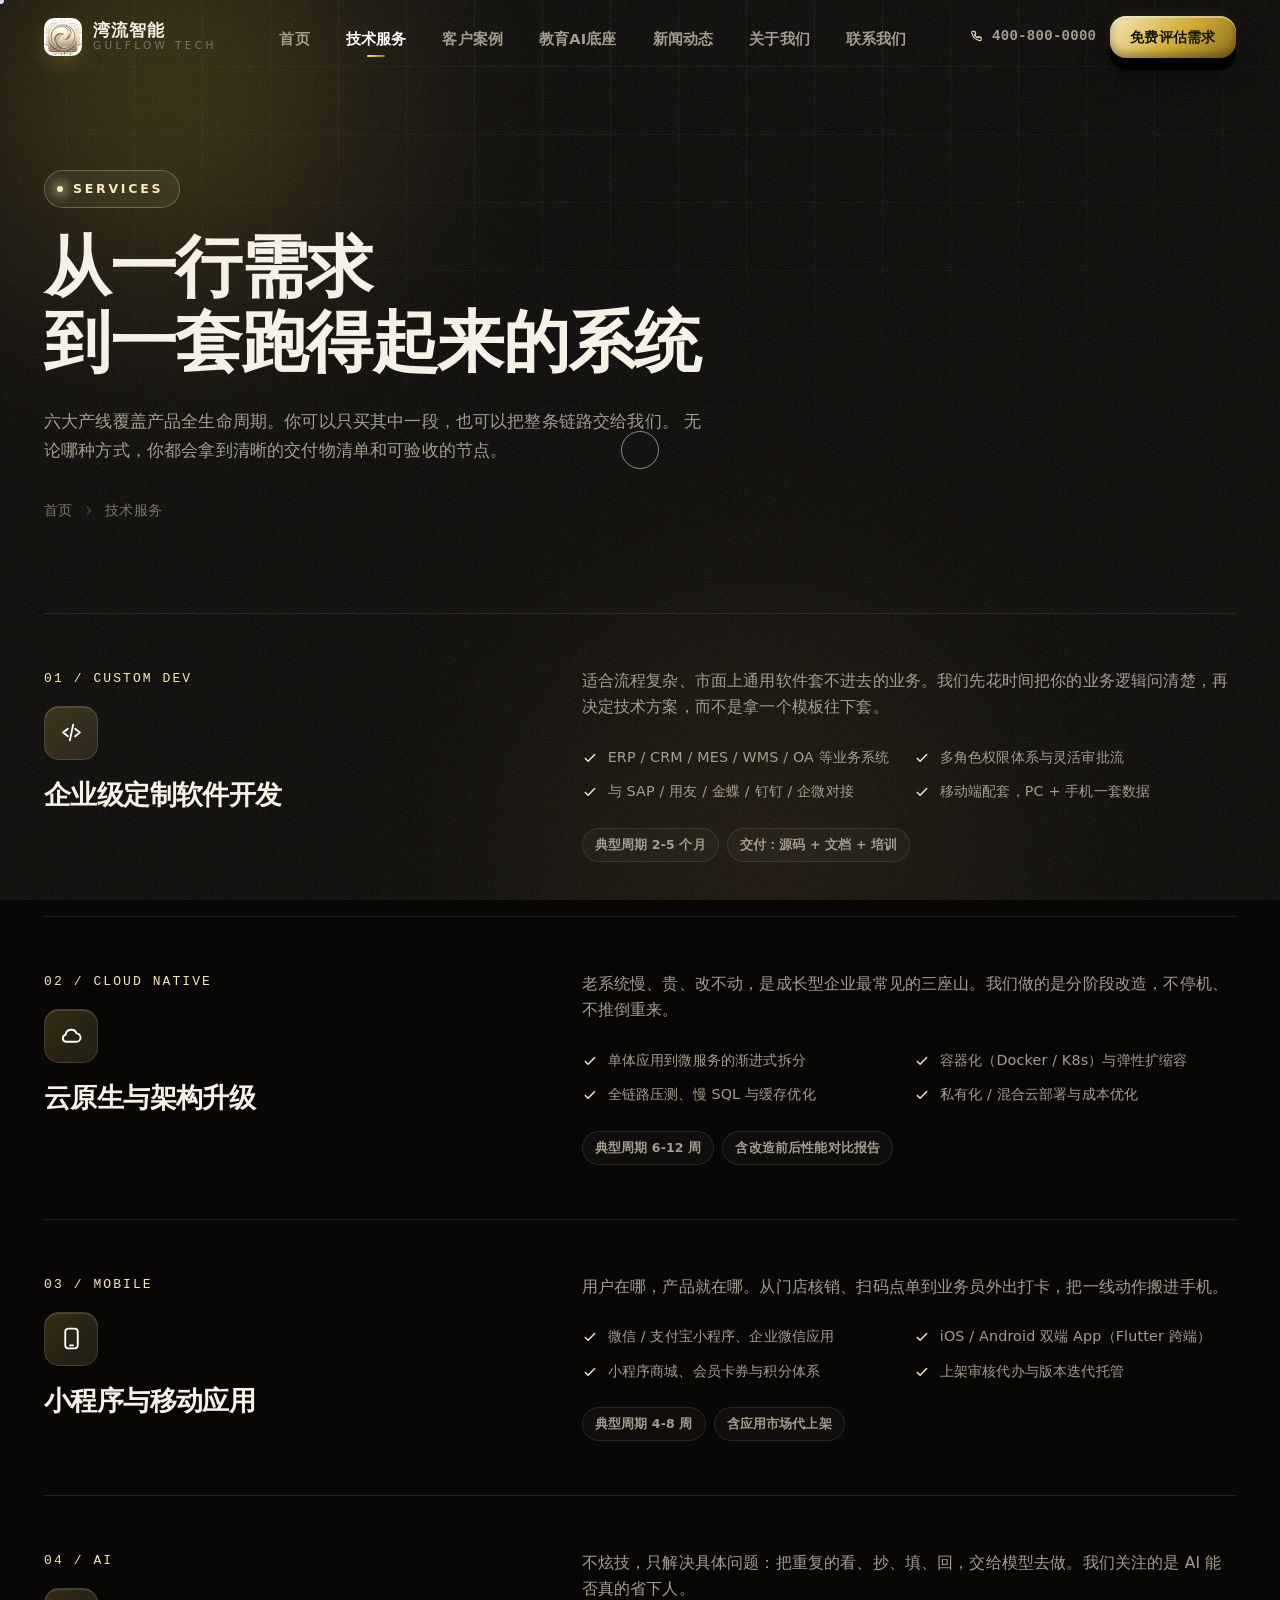
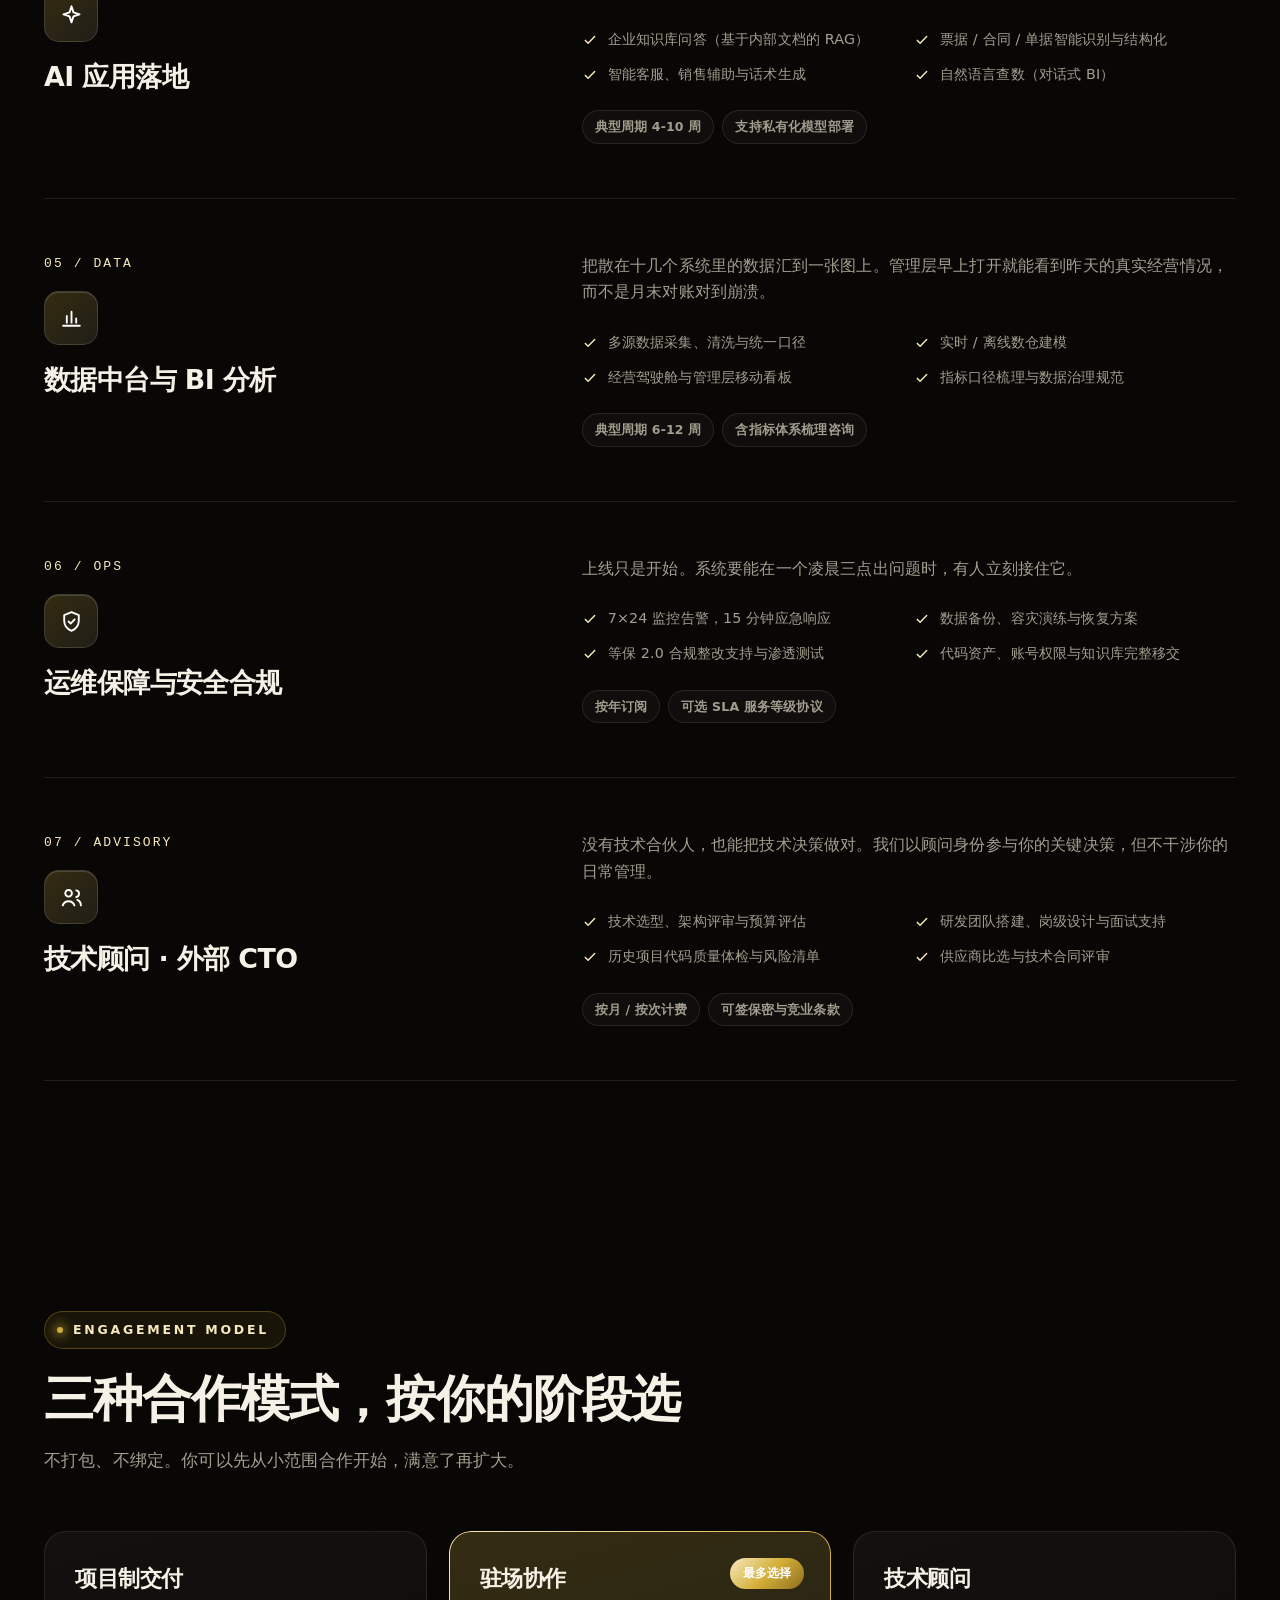
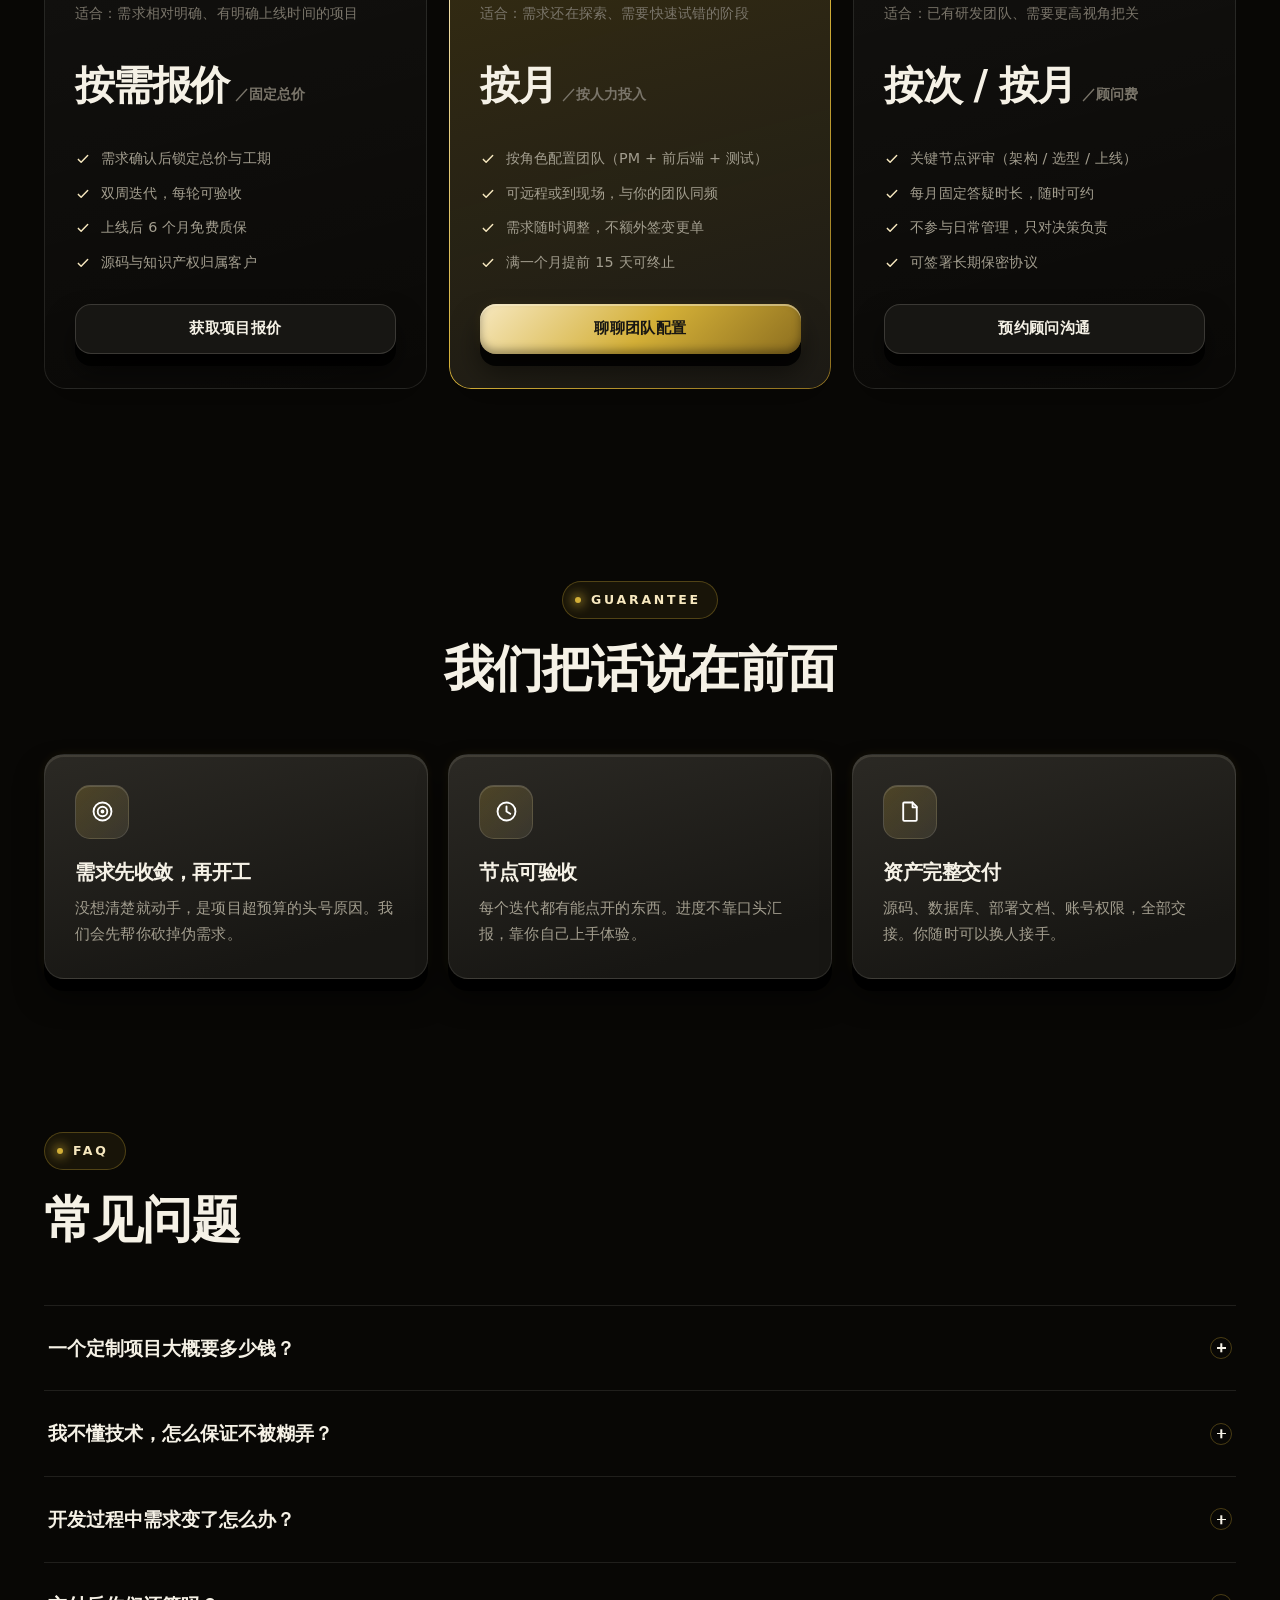
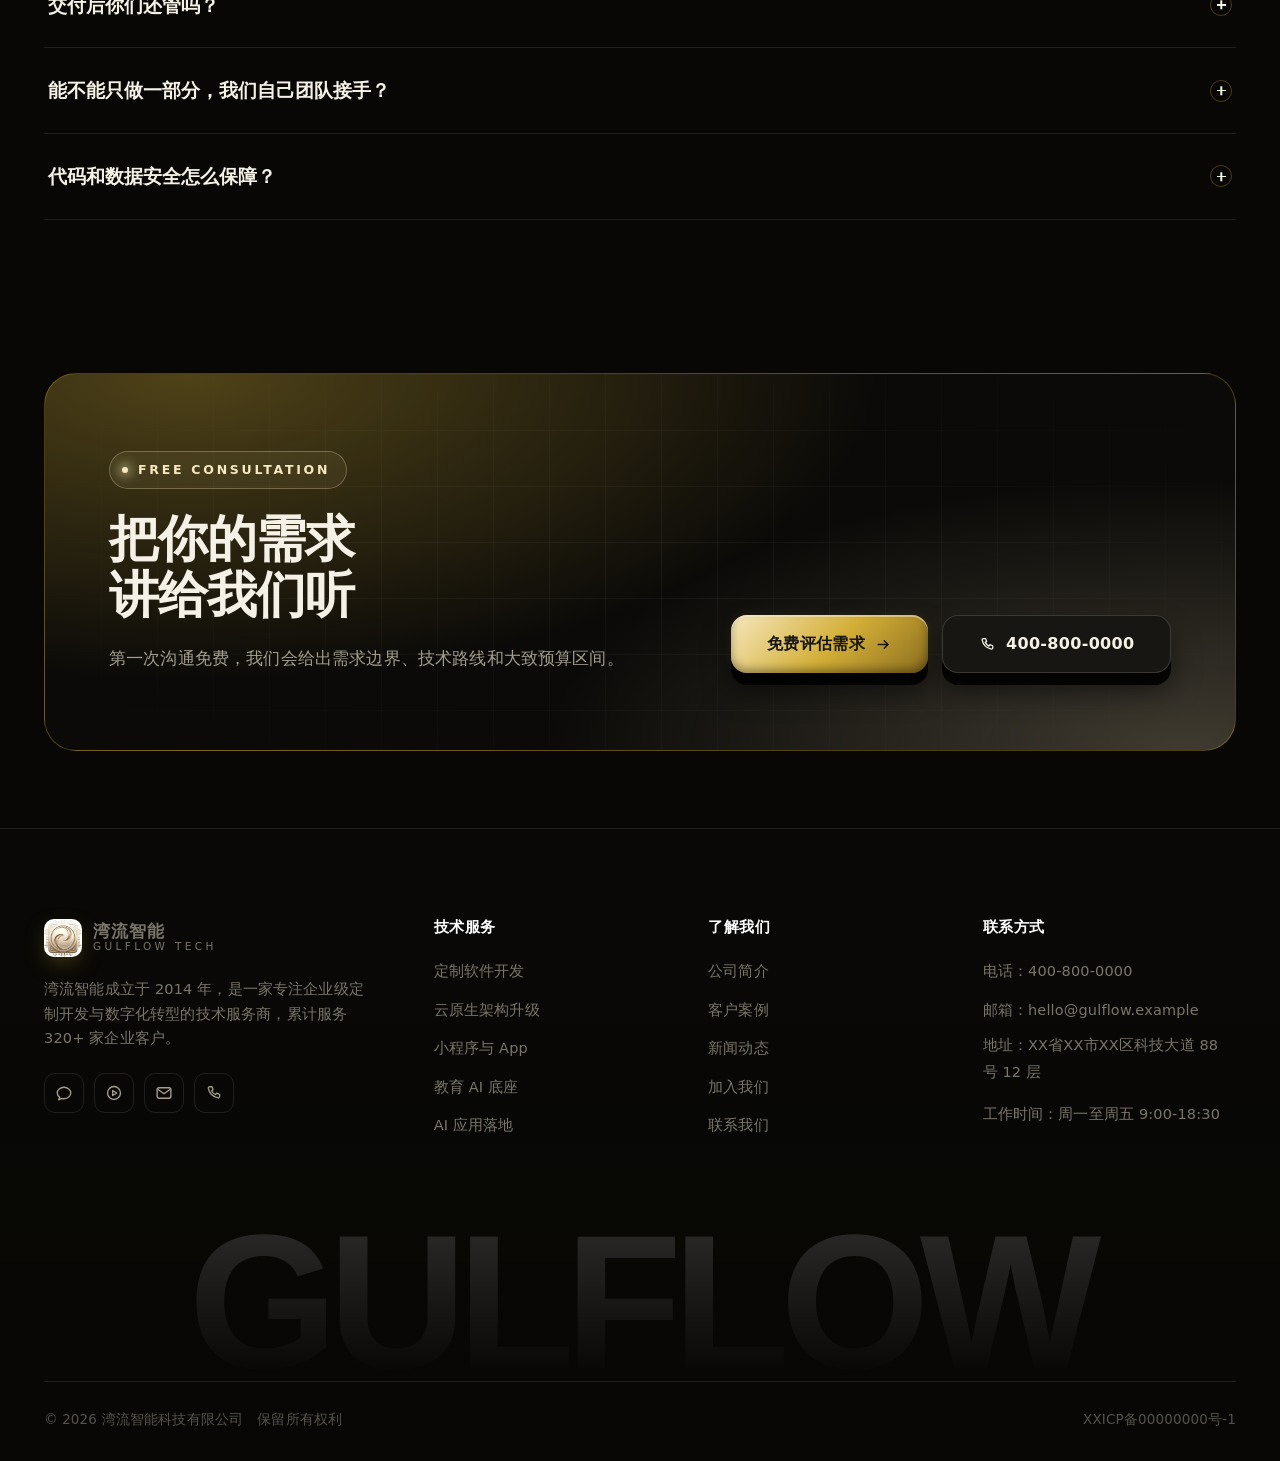
<file: services.html>
<!DOCTYPE html>
<html lang="zh-CN">
<head>
<meta charset="UTF-8" />
<meta name="viewport" content="width=device-width, initial-scale=1.0" />
<!-- TODO 替换：页面标题 -->
<title>技术服务 - 湾流智能 GULFLOW | 定制开发 · 云原生 · AI 落地</title>
<meta name="description" content="湾流智能提供定制软件开发、云原生架构升级、小程序与 App、AI 应用落地、数据中台与运维保障六大产线服务，含项目制、驻场协作与技术顾问三种合作模式。" />
<meta name="keywords" content="软件定制开发,云原生改造,小程序开发,AI应用落地,数据中台,技术顾问" />
<meta name="theme-color" content="#06070b" />
<link rel="icon" type="image/png" href="assets/img/logo.png" />
<link rel="stylesheet" href="assets/css/style.css" />
<!-- Editions 交互层（参考 Shopify Editions Winter '26，可整层删除） -->
<link rel="stylesheet" href="assets/css/editions.css" />
<script>
  (function () {
    var d = document.documentElement;
    d.className += ' ez-js';
    setTimeout(function () {
      if (!window.__ezOk) d.className = d.className.replace(' ez-js', '');
    }, 2400);
  })();
</script>
</head>
<body>

<!-- ===== SVG 图标库 ===== -->
<svg class="sprite" width="0" height="0" aria-hidden="true">
  <symbol id="i-code" viewBox="0 0 24 24" fill="none" stroke="currentColor" stroke-width="1.8" stroke-linecap="round" stroke-linejoin="round"><path d="M8.5 8.5 4 12l4.5 3.5M15.5 8.5 20 12l-4.5 3.5M13.6 4.4 10.4 19.6"/></symbol>
  <symbol id="i-cloud" viewBox="0 0 24 24" fill="none" stroke="currentColor" stroke-width="1.8" stroke-linecap="round" stroke-linejoin="round"><path d="M7 18h9.5a4 4 0 0 0 .4-8 5.5 5.5 0 0 0-10.6 1.3A3.4 3.4 0 0 0 7 18Z"/></symbol>
  <symbol id="i-mobile" viewBox="0 0 24 24" fill="none" stroke="currentColor" stroke-width="1.8" stroke-linecap="round" stroke-linejoin="round"><rect x="6" y="2.5" width="12" height="19" rx="3"/><path d="M10.6 18.6h2.8"/></symbol>
  <symbol id="i-spark" viewBox="0 0 24 24" fill="none" stroke="currentColor" stroke-width="1.8" stroke-linecap="round" stroke-linejoin="round"><path d="M12 3.2 13.9 9l5.8 1.9-5.8 1.9L12 18.6l-1.9-5.8L4.3 10.9 10.1 9 12 3.2Z"/></symbol>
  <symbol id="i-chart" viewBox="0 0 24 24" fill="none" stroke="currentColor" stroke-width="1.8" stroke-linecap="round" stroke-linejoin="round"><path d="M4 19h16M7.5 16V9.5M12 16V5.5M16.5 16v-4"/></symbol>
  <symbol id="i-shield" viewBox="0 0 24 24" fill="none" stroke="currentColor" stroke-width="1.8" stroke-linecap="round" stroke-linejoin="round"><path d="M12 3 5 5.8v5.4c0 4.2 2.9 8 7 9.8 4.1-1.8 7-5.6 7-9.8V5.8L12 3Z"/><path d="m9.2 12 2 2 3.8-4"/></symbol>
  <symbol id="i-users" viewBox="0 0 24 24" fill="none" stroke="currentColor" stroke-width="1.8" stroke-linecap="round" stroke-linejoin="round"><circle cx="9.2" cy="8" r="3.2"/><path d="M3.6 19.6a5.9 5.9 0 0 1 11.2 0M16.6 5.2a3.2 3.2 0 0 1 0 6.3M17.6 14.2a5.8 5.8 0 0 1 3.4 5.4"/></symbol>
  <symbol id="i-check" viewBox="0 0 24 24" fill="none" stroke="currentColor" stroke-width="2.2" stroke-linecap="round" stroke-linejoin="round"><path d="m5 12.6 4.2 4.2L19 6.9"/></symbol>
  <symbol id="i-arrow-right" viewBox="0 0 24 24" fill="none" stroke="currentColor" stroke-width="2" stroke-linecap="round" stroke-linejoin="round"><path d="M4.5 12h14M13 6.6l5.4 5.4L13 17.4"/></symbol>
  <symbol id="i-chevron" viewBox="0 0 24 24" fill="none" stroke="currentColor" stroke-width="2.2" stroke-linecap="round" stroke-linejoin="round"><path d="m9.5 5.5 6 6.5-6 6.5"/></symbol>
  <symbol id="i-arrow-up" viewBox="0 0 24 24" fill="none" stroke="currentColor" stroke-width="2" stroke-linecap="round" stroke-linejoin="round"><path d="M12 19.5V5M6 11l6-6 6 6"/></symbol>
  <symbol id="i-phone" viewBox="0 0 24 24" fill="none" stroke="currentColor" stroke-width="1.8" stroke-linecap="round" stroke-linejoin="round"><path d="M6.2 3.6h3l1.6 4-2 1.4a11.6 11.6 0 0 0 5.2 5.2l1.4-2 4 1.6v3a1.8 1.8 0 0 1-2 1.8A16.6 16.6 0 0 1 4.4 5.6a1.8 1.8 0 0 1 1.8-2Z"/></symbol>
  <symbol id="i-mail" viewBox="0 0 24 24" fill="none" stroke="currentColor" stroke-width="1.8" stroke-linecap="round" stroke-linejoin="round"><rect x="2.8" y="5" width="18.4" height="14" rx="2.6"/><path d="m4.6 7.6 7.4 5.3 7.4-5.3"/></symbol>
  <symbol id="i-pin" viewBox="0 0 24 24" fill="none" stroke="currentColor" stroke-width="1.8" stroke-linecap="round" stroke-linejoin="round"><path d="M12 21s7-5.6 7-11a7 7 0 1 0-14 0c0 5.4 7 11 7 11Z"/><circle cx="12" cy="10" r="2.6"/></symbol>
  <symbol id="i-clock" viewBox="0 0 24 24" fill="none" stroke="currentColor" stroke-width="1.8" stroke-linecap="round" stroke-linejoin="round"><circle cx="12" cy="12" r="8.6"/><path d="M12 7.2V12l3.6 2.1"/></symbol>
  <symbol id="i-rocket" viewBox="0 0 24 24" fill="none" stroke="currentColor" stroke-width="1.8" stroke-linecap="round" stroke-linejoin="round"><path d="M13.8 4.4c3.4-1.5 6.4-1 6.4-1s.5 3-1 6.4c-1.3 3-4.3 6-7.6 8.3l-3.6-1-1-3.6c2.4-3.3 5.4-6.3 8.4-7.6Z"/><circle cx="15.4" cy="8.6" r="1.6"/><path d="M8 16.2c-1.6 1.6-1.6 4-1.6 4s2.4 0 4-1.6"/></symbol>
  <symbol id="i-layers" viewBox="0 0 24 24" fill="none" stroke="currentColor" stroke-width="1.8" stroke-linecap="round" stroke-linejoin="round"><path d="m12 3.4 8.4 4.2L12 11.8 3.6 7.6 12 3.4Z"/><path d="m3.6 12.4 8.4 4.2 8.4-4.2M3.6 16.8l8.4 4.2 8.4-4.2"/></symbol>
  <symbol id="i-target" viewBox="0 0 24 24" fill="none" stroke="currentColor" stroke-width="1.8" stroke-linecap="round" stroke-linejoin="round"><circle cx="12" cy="12" r="8.6"/><circle cx="12" cy="12" r="4.6"/><circle cx="12" cy="12" r="1"/></symbol>
  <symbol id="i-chat" viewBox="0 0 24 24" fill="none" stroke="currentColor" stroke-width="1.8" stroke-linecap="round" stroke-linejoin="round"><path d="M21 12c0 4.2-4 7.6-9 7.6-1 0-1.9-.1-2.8-.3L5 21l1.2-3.4C4.2 16.4 3 14.3 3 12c0-4.2 4-7.6 9-7.6s9 3.4 9 7.6Z"/></symbol>
  <symbol id="i-play" viewBox="0 0 24 24" fill="none" stroke="currentColor" stroke-width="1.8" stroke-linecap="round" stroke-linejoin="round"><circle cx="12" cy="12" r="8.6"/><path d="m10.2 8.6 5.4 3.4-5.4 3.4V8.6Z"/></symbol>
  <symbol id="i-file" viewBox="0 0 24 24" fill="none" stroke="currentColor" stroke-width="1.8" stroke-linecap="round" stroke-linejoin="round"><path d="M6 3.4h8l4 4V20a1 1 0 0 1-1 1H6a1 1 0 0 1-1-1V4.4a1 1 0 0 1 1-1Z"/><path d="M14 3.4V8h4"/></symbol>
</svg>

<div id="progress"></div>
<div id="spotlight" aria-hidden="true"></div>

<div class="bg-fx" aria-hidden="true">
  <div class="bg-grid"></div>
  <div class="bg-orb orb-1"></div>
  <div class="bg-orb orb-3"></div>
  <div class="bg-noise"></div>
</div>

<!-- ===== 公共头部 ===== -->
<header class="site-header">
  <div class="container nav">
    <a class="brand" href="index.html" aria-label="湾流智能首页">
      <span class="brand-mark"><img src="assets/img/logo.png" alt="湾流智能" /></span>
      <span class="brand-text"><b>湾流智能</b><i>Gulflow Tech</i></span>
    </a>
    <nav class="nav-links">
      <a href="index.html">首页</a>
      <a href="services.html">技术服务</a>
      <a href="cases.html">客户案例</a>
      <a href="edu-ai.html">教育AI底座</a>
      <a href="news.html">新闻动态</a>
      <a href="about.html">关于我们</a>
      <a href="contact.html">联系我们</a>
    </nav>
    <div class="nav-right">
      <span class="nav-tel"><svg><use href="#i-phone" /></svg>400-800-0000</span>
      <a href="contact.html" class="btn btn-primary btn-sm" data-magnet>免费评估需求</a>
      <button class="burger" id="burger" aria-label="打开菜单" aria-expanded="false"><i></i><i></i><i></i></button>
    </div>
  </div>
</header>

<div class="drawer" id="drawer">
  <a href="index.html">首页<span>01</span></a>
  <a href="services.html">技术服务<span>02</span></a>
  <a href="cases.html">客户案例<span>03</span></a>
  <a href="edu-ai.html">教育AI底座<span>04</span></a>
  <a href="news.html">新闻动态<span>05</span></a>
  <a href="about.html">关于我们<span>06</span></a>
  <a href="contact.html">联系我们<span>07</span></a>
  <a href="tel:4008000000" style="color:#24e5c4">400-800-0000<span>TEL</span></a>
</div>

<main>
  <section class="page-hero">
    <div class="container">
      <span class="eyebrow">Services</span>
      <h1 style="margin-top:22px">从一行需求<br />到一套跑得起来的系统</h1>
      <p class="lead">
        六大产线覆盖产品全生命周期。你可以只买其中一段，也可以把整条链路交给我们。
        无论哪种方式，你都会拿到清晰的交付物清单和可验收的节点。
      </p>
      <nav class="breadcrumb">
        <a href="index.html">首页</a><svg><use href="#i-chevron" /></svg><span>技术服务</span>
      </nav>
    </div>
  </section>

  <!-- 服务矩阵 -->
  <section class="section" style="padding-top:20px">
    <div class="container">

      <div class="svc-row reveal">
        <div>
          <span class="svc-idx">01 / CUSTOM DEV</span>
          <div class="ico" style="margin-bottom:20px"><svg><use href="#i-code" /></svg></div>
          <h3>企业级定制软件开发</h3>
        </div>
        <div class="svc-body">
          <p>适合流程复杂、市面上通用软件套不进去的业务。我们先花时间把你的业务逻辑问清楚，再决定技术方案，而不是拿一个模板往下套。</p>
          <ul class="card-list">
            <li><svg><use href="#i-check" /></svg>ERP / CRM / MES / WMS / OA 等业务系统</li>
            <li><svg><use href="#i-check" /></svg>多角色权限体系与灵活审批流</li>
            <li><svg><use href="#i-check" /></svg>与 SAP / 用友 / 金蝶 / 钉钉 / 企微对接</li>
            <li><svg><use href="#i-check" /></svg>移动端配套，PC + 手机一套数据</li>
          </ul>
          <div class="case-tags" style="margin-top:24px">
            <span class="tag">典型周期 2-5 个月</span>
            <span class="tag">交付：源码 + 文档 + 培训</span>
          </div>
        </div>
      </div>

      <div class="svc-row reveal">
        <div>
          <span class="svc-idx">02 / CLOUD NATIVE</span>
          <div class="ico" style="margin-bottom:20px"><svg><use href="#i-cloud" /></svg></div>
          <h3>云原生与架构升级</h3>
        </div>
        <div class="svc-body">
          <p>老系统慢、贵、改不动，是成长型企业最常见的三座山。我们做的是分阶段改造，不停机、不推倒重来。</p>
          <ul class="card-list">
            <li><svg><use href="#i-check" /></svg>单体应用到微服务的渐进式拆分</li>
            <li><svg><use href="#i-check" /></svg>容器化（Docker / K8s）与弹性扩缩容</li>
            <li><svg><use href="#i-check" /></svg>全链路压测、慢 SQL 与缓存优化</li>
            <li><svg><use href="#i-check" /></svg>私有化 / 混合云部署与成本优化</li>
          </ul>
          <div class="case-tags" style="margin-top:24px">
            <span class="tag">典型周期 6-12 周</span>
            <span class="tag">含改造前后性能对比报告</span>
          </div>
        </div>
      </div>

      <div class="svc-row reveal">
        <div>
          <span class="svc-idx">03 / MOBILE</span>
          <div class="ico" style="margin-bottom:20px"><svg><use href="#i-mobile" /></svg></div>
          <h3>小程序与移动应用</h3>
        </div>
        <div class="svc-body">
          <p>用户在哪，产品就在哪。从门店核销、扫码点单到业务员外出打卡，把一线动作搬进手机。</p>
          <ul class="card-list">
            <li><svg><use href="#i-check" /></svg>微信 / 支付宝小程序、企业微信应用</li>
            <li><svg><use href="#i-check" /></svg>iOS / Android 双端 App（Flutter 跨端）</li>
            <li><svg><use href="#i-check" /></svg>小程序商城、会员卡券与积分体系</li>
            <li><svg><use href="#i-check" /></svg>上架审核代办与版本迭代托管</li>
          </ul>
          <div class="case-tags" style="margin-top:24px">
            <span class="tag">典型周期 4-8 周</span>
            <span class="tag">含应用市场代上架</span>
          </div>
        </div>
      </div>

      <div class="svc-row reveal">
        <div>
          <span class="svc-idx">04 / AI</span>
          <div class="ico" style="margin-bottom:20px"><svg><use href="#i-spark" /></svg></div>
          <h3>AI 应用落地</h3>
        </div>
        <div class="svc-body">
          <p>不炫技，只解决具体问题：把重复的看、抄、填、回，交给模型去做。我们关注的是 AI 能否真的省下人。</p>
          <ul class="card-list">
            <li><svg><use href="#i-check" /></svg>企业知识库问答（基于内部文档的 RAG）</li>
            <li><svg><use href="#i-check" /></svg>票据 / 合同 / 单据智能识别与结构化</li>
            <li><svg><use href="#i-check" /></svg>智能客服、销售辅助与话术生成</li>
            <li><svg><use href="#i-check" /></svg>自然语言查数（对话式 BI）</li>
          </ul>
          <div class="case-tags" style="margin-top:24px">
            <span class="tag">典型周期 4-10 周</span>
            <span class="tag">支持私有化模型部署</span>
          </div>
        </div>
      </div>

      <div class="svc-row reveal">
        <div>
          <span class="svc-idx">05 / DATA</span>
          <div class="ico" style="margin-bottom:20px"><svg><use href="#i-chart" /></svg></div>
          <h3>数据中台与 BI 分析</h3>
        </div>
        <div class="svc-body">
          <p>把散在十几个系统里的数据汇到一张图上。管理层早上打开就能看到昨天的真实经营情况，而不是月末对账对到崩溃。</p>
          <ul class="card-list">
            <li><svg><use href="#i-check" /></svg>多源数据采集、清洗与统一口径</li>
            <li><svg><use href="#i-check" /></svg>实时 / 离线数仓建模</li>
            <li><svg><use href="#i-check" /></svg>经营驾驶舱与管理层移动看板</li>
            <li><svg><use href="#i-check" /></svg>指标口径梳理与数据治理规范</li>
          </ul>
          <div class="case-tags" style="margin-top:24px">
            <span class="tag">典型周期 6-12 周</span>
            <span class="tag">含指标体系梳理咨询</span>
          </div>
        </div>
      </div>

      <div class="svc-row reveal">
        <div>
          <span class="svc-idx">06 / OPS</span>
          <div class="ico" style="margin-bottom:20px"><svg><use href="#i-shield" /></svg></div>
          <h3>运维保障与安全合规</h3>
        </div>
        <div class="svc-body">
          <p>上线只是开始。系统要能在一个凌晨三点出问题时，有人立刻接住它。</p>
          <ul class="card-list">
            <li><svg><use href="#i-check" /></svg>7×24 监控告警，15 分钟应急响应</li>
            <li><svg><use href="#i-check" /></svg>数据备份、容灾演练与恢复方案</li>
            <li><svg><use href="#i-check" /></svg>等保 2.0 合规整改支持与渗透测试</li>
            <li><svg><use href="#i-check" /></svg>代码资产、账号权限与知识库完整移交</li>
          </ul>
          <div class="case-tags" style="margin-top:24px">
            <span class="tag">按年订阅</span>
            <span class="tag">可选 SLA 服务等级协议</span>
          </div>
        </div>
      </div>

      <div class="svc-row reveal">
        <div>
          <span class="svc-idx">07 / ADVISORY</span>
          <div class="ico" style="margin-bottom:20px"><svg><use href="#i-users" /></svg></div>
          <h3>技术顾问 · 外部 CTO</h3>
        </div>
        <div class="svc-body">
          <p>没有技术合伙人，也能把技术决策做对。我们以顾问身份参与你的关键决策，但不干涉你的日常管理。</p>
          <ul class="card-list">
            <li><svg><use href="#i-check" /></svg>技术选型、架构评审与预算评估</li>
            <li><svg><use href="#i-check" /></svg>研发团队搭建、岗级设计与面试支持</li>
            <li><svg><use href="#i-check" /></svg>历史项目代码质量体检与风险清单</li>
            <li><svg><use href="#i-check" /></svg>供应商比选与技术合同评审</li>
          </ul>
          <div class="case-tags" style="margin-top:24px">
            <span class="tag">按月 / 按次计费</span>
            <span class="tag">可签保密与竞业条款</span>
          </div>
        </div>
      </div>

    </div>
  </section>

  <!-- 合作模式 -->
  <section class="section">
    <div class="container">
      <div class="sec-head reveal">
        <span class="eyebrow eyebrow--brand">Engagement Model</span>
        <h2>三种合作模式，按你的阶段选</h2>
        <p>不打包、不绑定。你可以先从小范围合作开始，满意了再扩大。</p>
      </div>

      <div class="plan-grid">
        <article class="plan reveal">
          <h3>项目制交付</h3>
          <p class="plan-for">适合：需求相对明确、有明确上线时间的项目</p>
          <div class="plan-price">按需报价<small>／固定总价</small></div>
          <ul class="card-list">
            <li><svg><use href="#i-check" /></svg>需求确认后锁定总价与工期</li>
            <li><svg><use href="#i-check" /></svg>双周迭代，每轮可验收</li>
            <li><svg><use href="#i-check" /></svg>上线后 6 个月免费质保</li>
            <li><svg><use href="#i-check" /></svg>源码与知识产权归属客户</li>
          </ul>
          <a href="contact.html" class="btn btn-ghost btn-block">获取项目报价</a>
        </article>

        <article class="plan is-hot reveal">
          <span class="plan-badge">最多选择</span>
          <h3>驻场协作</h3>
          <p class="plan-for">适合：需求还在探索、需要快速试错的阶段</p>
          <div class="plan-price">按月<small>／按人力投入</small></div>
          <ul class="card-list">
            <li><svg><use href="#i-check" /></svg>按角色配置团队（PM + 前后端 + 测试）</li>
            <li><svg><use href="#i-check" /></svg>可远程或到现场，与你的团队同频</li>
            <li><svg><use href="#i-check" /></svg>需求随时调整，不额外签变更单</li>
            <li><svg><use href="#i-check" /></svg>满一个月提前 15 天可终止</li>
          </ul>
          <a href="contact.html" class="btn btn-primary btn-block" data-magnet>聊聊团队配置</a>
        </article>

        <article class="plan reveal">
          <h3>技术顾问</h3>
          <p class="plan-for">适合：已有研发团队、需要更高视角把关</p>
          <div class="plan-price">按次 / 按月<small>／顾问费</small></div>
          <ul class="card-list">
            <li><svg><use href="#i-check" /></svg>关键节点评审（架构 / 选型 / 上线）</li>
            <li><svg><use href="#i-check" /></svg>每月固定答疑时长，随时可约</li>
            <li><svg><use href="#i-check" /></svg>不参与日常管理，只对决策负责</li>
            <li><svg><use href="#i-check" /></svg>可签署长期保密协议</li>
          </ul>
          <a href="contact.html" class="btn btn-ghost btn-block">预约顾问沟通</a>
        </article>
      </div>
    </div>
  </section>

  <!-- 交付保障 -->
  <section class="section section-tight">
    <div class="container">
      <div class="sec-head center reveal">
        <span class="eyebrow eyebrow--brand">Guarantee</span>
        <h2>我们把话说在前面</h2>
      </div>
      <div class="bento">
        <article class="card b-span-2 tilt reveal">
          <div class="card-glow"></div>
          <div class="ico"><svg><use href="#i-target" /></svg></div>
          <h3>需求先收敛，再开工</h3>
          <p>没想清楚就动手，是项目超预算的头号原因。我们会先帮你砍掉伪需求。</p>
        </article>
        <article class="card b-span-2 tilt reveal">
          <div class="card-glow"></div>
          <div class="ico"><svg><use href="#i-clock" /></svg></div>
          <h3>节点可验收</h3>
          <p>每个迭代都有能点开的东西。进度不靠口头汇报，靠你自己上手体验。</p>
        </article>
        <article class="card b-span-2 tilt reveal">
          <div class="card-glow"></div>
          <div class="ico"><svg><use href="#i-file" /></svg></div>
          <h3>资产完整交付</h3>
          <p>源码、数据库、部署文档、账号权限，全部交接。你随时可以换人接手。</p>
        </article>
      </div>
    </div>
  </section>

  <!-- FAQ -->
  <section class="section section-tight">
    <div class="container">
      <div class="sec-head reveal">
        <span class="eyebrow eyebrow--brand">FAQ</span>
        <h2>常见问题</h2>
      </div>
      <div class="faq reveal">
        <div class="faq-item">
          <button class="faq-q" type="button">一个定制项目大概要多少钱？<i></i></button>
          <div class="faq-a"><p>跨度很大，取决于业务复杂度。一个内部管理类系统通常在几万到几十万区间，涉及多端、多系统对接或 AI 能力会更高。第一次沟通后我们会给出明确的预算区间，而不是含糊的"看情况"。</p></div>
        </div>
        <div class="faq-item">
          <button class="faq-q" type="button">我不懂技术，怎么保证不被糊弄？<i></i></button>
          <div class="faq-a"><p>我们把技术语言翻译成业务语言：不跟你讲中间件，只讲"这一步单据要多长时间、出错率多少"。同时每个迭代你都能亲手点开系统，看到的就是最终会交付的东西。所有承诺写进合同验收条款。</p></div>
        </div>
        <div class="faq-item">
          <button class="faq-q" type="button">开发过程中需求变了怎么办？<i></i></button>
          <div class="faq-a"><p>小范围调整直接吸收，不额外收费。如果变化足以影响工期和成本，我们会给出两个选项：增加投入，或者替换掉优先级更低的需求。决策权始终在你手上。</p></div>
        </div>
        <div class="faq-item">
          <button class="faq-q" type="button">交付后你们还管吗？<i></i></button>
          <div class="faq-a"><p>管。项目制交付含 6 个月免费质保，覆盖缺陷修复。之后可以选择按年订阅运维服务，包含 7×24 监控告警、应急响应与每季度健康检查。</p></div>
        </div>
        <div class="faq-item">
          <button class="faq-q" type="button">能不能只做一部分，我们自己团队接手？<i></i></button>
          <div class="faq-a"><p>可以，这也是常见的合作方式。我们承接前端或后端的一段、或者只做架构设计与技术方案，交付完整文档，帮助你的团队接续开发。</p></div>
        </div>
        <div class="faq-item">
          <button class="faq-q" type="button">代码和数据安全怎么保障？<i></i></button>
          <div class="faq-a"><p>我们通过 ISO 27001 信息安全管理体系认证，签署保密协议，项目代码托管在私有仓库，人员与设备实名管理。涉及敏感数据时支持私有化部署，数据不出你的服务器。</p></div>
        </div>
      </div>
    </div>
  </section>

  <!-- CTA -->
  <section class="section section-tight">
    <div class="container">
      <div class="cta-band reveal">
        <div class="cta-flex">
          <div>
            <span class="eyebrow">Free Consultation</span>
            <h2 style="margin-top:22px">把你的需求<br />讲给我们听</h2>
            <p class="lead" style="margin-top:20px;max-width:520px">第一次沟通免费，我们会给出需求边界、技术路线和大致预算区间。</p>
          </div>
          <div class="cta-actions">
            <a href="contact.html" class="btn btn-primary btn-lg" data-magnet>免费评估需求 <svg><use href="#i-arrow-right" /></svg></a>
            <a href="tel:4008000000" class="btn btn-ghost btn-lg"><svg><use href="#i-phone" /></svg>400-800-0000</a>
          </div>
        </div>
      </div>
    </div>
  </section>
</main>

<!-- ===== 公共页脚 ===== -->
<footer class="site-footer">
  <div class="container">
    <div class="footer-grid">
      <div class="footer-brand">
        <a class="brand" href="index.html">
          <span class="brand-mark"><img src="assets/img/logo.png" alt="湾流智能" /></span>
          <span class="brand-text"><b>湾流智能</b><i>Gulflow Tech</i></span>
        </a>
        <p>湾流智能成立于 2014 年，是一家专注企业级定制开发与数字化转型的技术服务商，累计服务 320+ 家企业客户。</p>
        <div class="socials" style="margin-top:22px">
          <a href="#" aria-label="微信公众号"><svg><use href="#i-chat" /></svg></a>
          <a href="#" aria-label="视频号"><svg><use href="#i-play" /></svg></a>
          <a href="mailto:hello@gulflow.example" aria-label="邮件"><svg><use href="#i-mail" /></svg></a>
          <a href="tel:4008000000" aria-label="电话"><svg><use href="#i-phone" /></svg></a>
        </div>
      </div>
      <div>
        <h4>技术服务</h4>
        <ul>
          <li><a href="services.html">定制软件开发</a></li>
          <li><a href="services.html">云原生架构升级</a></li>
          <li><a href="services.html">小程序与 App</a></li>
          <li><a href="edu-ai.html">教育 AI 底座</a></li>
          <li><a href="services.html">AI 应用落地</a></li>
        </ul>
      </div>
      <div>
        <h4>了解我们</h4>
        <ul>
          <li><a href="about.html">公司简介</a></li>
          <li><a href="cases.html">客户案例</a></li>
          <li><a href="news.html">新闻动态</a></li>
          <li><a href="about.html">加入我们</a></li>
          <li><a href="contact.html">联系我们</a></li>
        </ul>
      </div>
      <div>
        <h4>联系方式</h4>
        <ul>
          <li><a href="tel:4008000000">电话：400-800-0000</a></li>
          <li><a href="mailto:hello@gulflow.example">邮箱：hello@gulflow.example</a></li>
          <li><a href="contact.html">地址：XX省XX市XX区科技大道 88 号 12 层</a></li>
          <li><a href="contact.html">工作时间：周一至周五 9:00-18:30</a></li>
        </ul>
      </div>
    </div>
    <div class="footer-word">GULFLOW</div>
    <div class="footer-bottom">
      <span>© <span data-year>2026</span> 湾流智能科技有限公司　保留所有权利</span>
      <span><a href="https://beian.miit.gov.cn" target="_blank" rel="noopener">XXICP备00000000号-1</a></span>
    </div>
  </div>
</footer>

<button id="toTop" aria-label="回到顶部"><svg><use href="#i-arrow-up" /></svg></button>
<script src="assets/js/main.js"></script>
<script src="assets/js/editions.js"></script>
</body>
</html>
</file>
<file: assets/css/style.css>
/* ==========================================================================
   湾流智能 GULFLOW —— 官网设计系统
   --------------------------------------------------------------------------
   目录：
   00 设计令牌（改配色只改这里）
   01 基础重置与排版
   02 通用组件（按钮 / 标签 / 卡片 / 标题）
   03 背景特效层（网格 / 光斑 / 噪点 / 光标）
   04 导航与页脚
   05 首页各区块
   06 内页区块
   07 动效与响应式
   ========================================================================== */

/* ===== 00 设计令牌 ======================================================= */
:root {
  /* 台面：黑钛鎏金（参考 edu-ai 全局样式规范 2.2） */
  --bg: #080705;
  --bg-soft: #0d0b08;
  --surface: linear-gradient(165deg, #2b2924 0%, #171613 82%);
  --surface-2: linear-gradient(165deg, #332f27 0%, #1c1a16 82%);
  --line: rgba(245, 241, 230, 0.1);
  --line-strong: rgba(211, 175, 55, 0.32);

  /* 文字：暖白 / 灰金 / 弱化 */
  --text: #f5f1e6;
  --text-2: #a39e8f;
  --muted: #7a756a;
  --muted-2: #55514a;

  /* 鎏金主色系：香槟浅金 → 鎏金 → 深金 */
  --brand: #d3af37;
  --brand-2: #8c6e1f;
  --brand-3: #f7e8bf;
  --hot: #ff6b4a;
  --grad: linear-gradient(135deg, #f7e8bf 0%, #d3af37 52%, #8c6e1f 100%);
  --grad-soft: linear-gradient(135deg, rgba(211, 175, 55, 0.22), rgba(247, 232, 191, 0.1));
  --grad-text: linear-gradient(104deg, #ffffff 0%, #f7e8bf 34%, #d3af37 66%, #8c6e1f 100%);

  /* 圆角：黑钛重雕，卡片 18~22px，控件 14~18px */
  --radius: 20px;
  --radius-lg: 22px;
  --radius-sm: 14px;
  --container: 1240px;
  --header-h: 74px;
  --ease: cubic-bezier(0.22, 0.68, 0.24, 1);
  /* 五层光影（外层部分）：板厚挤出 + 紧致柔影（blur ≤ 38px）+ 金色微辉光 */
  --shadow: 0 12px 0 rgba(0, 0, 0, 0.85), 0 18px 28px rgba(0, 0, 0, 0.5),
    0 0 14px rgba(211, 175, 55, 0.12);

  /* 字体：中文 Noto Sans SC，数字 Inter（规范第 6 节），零外部依赖 */
  --font: "Noto Sans SC", "PingFang SC", "HarmonyOS Sans SC", "Microsoft YaHei",
    "Segoe UI", system-ui, sans-serif;
  --font-num: "Inter", "SF Pro Display", "Segoe UI", "Noto Sans SC", sans-serif;
  --font-mono: "JetBrains Mono", "Cascadia Mono", "SFMono-Regular", Consolas,
    "Liberation Mono", monospace;
}

/* ===== 01 基础重置与排版 ================================================= */
*,
*::before,
*::after { box-sizing: border-box; }

html { scroll-behavior: smooth; -webkit-text-size-adjust: 100%; }

body {
  margin: 0;
  /* 黑钛鎏金台面：近黑底 + 顶部香槟金径向光（规范 1 / 2.2） */
  background:
    radial-gradient(1100px 560px at 50% -8%, rgba(211, 175, 55, 0.09), transparent 62%),
    var(--bg);
  color: var(--text);
  font-family: var(--font);
  font-size: 16px;
  line-height: 1.72;
  letter-spacing: 0.01em;
  -webkit-font-smoothing: antialiased;
  overflow-x: hidden;
}

body.is-locked { overflow: hidden; }

img, svg, canvas { display: block; max-width: 100%; }
a { color: inherit; text-decoration: none; }
button, input, textarea, select { font: inherit; color: inherit; }
ul { margin: 0; padding: 0; list-style: none; }

h1, h2, h3, h4 {
  margin: 0;
  font-weight: 800;
  line-height: 1.14;
  letter-spacing: -0.022em;
}

h1 { font-size: clamp(38px, 6.4vw, 82px); font-weight: 900; }
h2 { font-size: clamp(28px, 3.9vw, 52px); }
h3 { font-size: clamp(19px, 1.6vw, 24px); font-weight: 700; }
h4 { font-size: 17px; font-weight: 700; }
p { margin: 0; }
strong { font-weight: 700; color: var(--text); }

/* 数字统一用 Inter（规范第 6 节）：统计、Hero 数据、页脚大字、章节卡编号 */
.stats b,
.hero-meta b,
.footer-word,
.flow-dot,
.ez-card-num {
  font-family: var(--font-num);
  font-variant-numeric: tabular-nums;
  letter-spacing: -0.015em;
}

::selection { background: rgba(211, 175, 55, 0.42); color: #fff; }

::-webkit-scrollbar { width: 10px; height: 10px; }
::-webkit-scrollbar-track { background: #0d0b08; }
::-webkit-scrollbar-thumb {
  background: linear-gradient(#2b2924, #171613);
  border-radius: 10px;
  border: 2px solid #0d0b08;
}
::-webkit-scrollbar-thumb:hover { background: linear-gradient(#3a352c, #2b2924); }

.container {
  width: 100%;
  max-width: var(--container);
  margin: 0 auto;
  padding: 0 24px;
}
.container-wide { max-width: 1520px; }

.section { padding: clamp(72px, 9vw, 140px) 0; position: relative; }
.section-tight { padding: clamp(52px, 6vw, 90px) 0; }

.grad-text {
  background: var(--grad-text);
  -webkit-background-clip: text;
  background-clip: text;
  color: transparent;
  -webkit-text-fill-color: transparent;
}
.grad-line {
  background: var(--grad);
  -webkit-background-clip: text;
  background-clip: text;
  color: transparent;
  -webkit-text-fill-color: transparent;
}

.sprite { position: absolute; width: 0; height: 0; overflow: hidden; }
.only-lg { display: none; }
@media (min-width: 1024px) { .only-lg { display: block; } }

/* ===== 02 通用组件 ====================================================== */
.eyebrow {
  display: inline-flex;
  align-items: center;
  gap: 10px;
  font-size: 12.5px;
  font-weight: 700;
  letter-spacing: 0.22em;
  text-transform: uppercase;
  color: var(--brand-3);
  padding: 7px 16px 7px 12px;
  border: 1px solid rgba(247, 232, 191, 0.28);
  border-radius: 999px;
  background: rgba(247, 232, 191, 0.06);
}
.eyebrow::before {
  content: "";
  width: 6px; height: 6px;
  border-radius: 50%;
  background: var(--brand-3);
  box-shadow: 0 0 12px 2px rgba(247, 232, 191, 0.9);
  animation: pulse 2.2s infinite;
}
.eyebrow--brand { color: #f7e8bf; border-color: rgba(211, 175, 55, 0.3); background: rgba(211, 175, 55, 0.08); }
.eyebrow--brand::before { background: var(--brand); box-shadow: 0 0 12px 2px rgba(211, 175, 55, 0.9); }

@keyframes pulse {
  0%, 100% { opacity: 1; transform: scale(1); }
  50% { opacity: 0.35; transform: scale(0.72); }
}

.sec-head { max-width: 780px; margin-bottom: 56px; }
.sec-head.center { margin-left: auto; margin-right: auto; text-align: center; }
.sec-head h2 { margin: 22px 0 18px; }
.sec-head p { color: var(--text-2); font-size: 17px; }

.lead { font-size: clamp(16px, 1.32vw, 19px); color: var(--text-2); }

/* 按钮 */
.btn {
  position: relative;
  display: inline-flex;
  align-items: center;
  justify-content: center;
  gap: 10px;
  min-height: 50px;
  padding: 0 28px;
  border: 0;
  border-radius: 16px;
  font-size: 15px;
  font-weight: 700;
  letter-spacing: 0.02em;
  cursor: pointer;
  white-space: nowrap;
  transition: transform 0.4s var(--ease), box-shadow 0.4s var(--ease),
    background 0.35s var(--ease), color 0.35s var(--ease), border-color 0.35s var(--ease);
  will-change: transform;
}
.btn svg { width: 17px; height: 17px; flex: none; }

/* 鎏金 CTA 主按钮：板厚挤出 + 顶部暖光 + 底部收光（规范 4.1 黑钛鎏金） */
.btn-primary {
  color: #171613;
  background: var(--grad);
  box-shadow:
    0 12px 0 rgba(0, 0, 0, 0.85),
    0 18px 28px rgba(0, 0, 0, 0.5),
    inset 0 2px 0 rgba(255, 245, 217, 0.45),
    inset 0 -4px 8px rgba(0, 0, 0, 0.35),
    0 0 12px rgba(211, 175, 55, 0.1);
}
.btn-primary:hover {
  transform: translateY(-1.5px);
  box-shadow:
    0 14px 0 rgba(0, 0, 0, 0.85),
    0 22px 34px rgba(0, 0, 0, 0.5),
    inset 0 2px 0 rgba(255, 245, 217, 0.6),
    inset 0 -4px 8px rgba(0, 0, 0, 0.35),
    0 0 14px rgba(211, 175, 55, 0.16);
}

/* 普通次按钮：深钛实底 + 暖白 + 聚焦鎏金描边（规范 4.2） */
.btn-ghost {
  color: var(--text);
  background: #171613;
  border: 1px solid rgba(245, 241, 230, 0.16);
  box-shadow:
    0 12px 0 rgba(0, 0, 0, 0.85),
    0 18px 28px rgba(0, 0, 0, 0.5);
}
.btn-ghost:hover {
  border-color: rgba(211, 175, 55, 0.75);
  color: #f7e8bf;
  transform: translateY(-1.5px);
  box-shadow:
    0 14px 0 rgba(0, 0, 0, 0.85),
    0 22px 34px rgba(0, 0, 0, 0.5),
    0 0 14px rgba(211, 175, 55, 0.14);
}

.btn-lg { min-height: 58px; padding: 0 36px; font-size: 16px; }
.btn-sm { min-height: 42px; padding: 0 20px; font-size: 14px; }
.btn-block { width: 100%; }

.link-arrow {
  display: inline-flex;
  align-items: center;
  gap: 8px;
  font-weight: 700;
  font-size: 15px;
  color: var(--brand-3);
}
.link-arrow svg { width: 16px; height: 16px; transition: transform 0.35s var(--ease); }
.link-arrow:hover svg { transform: translateX(5px); }

/* 卡片 */
.card {
  position: relative;
  padding: 30px;
  border: 1px solid var(--line);
  border-radius: var(--radius);
  /* 深钛金属渐变厚板（规范 2.2 面板/卡片面），去玻璃拟态 */
  background: linear-gradient(165deg, #2b2924 0%, #171613 82%);
  box-shadow:
    0 12px 0 rgba(0, 0, 0, 0.85),
    0 18px 28px rgba(0, 0, 0, 0.5),
    0 0 12px rgba(211, 175, 55, 0.08),
    inset 0 2px 0 rgba(255, 245, 217, 0.1);
  overflow: hidden;
  transition: transform 0.55s var(--ease), border-color 0.45s var(--ease),
    box-shadow 0.55s var(--ease), background 0.45s var(--ease);
}
.card::after {
  content: "";
  position: absolute;
  inset: -1px;
  border-radius: inherit;
  padding: 1px;
  background: linear-gradient(140deg, rgba(211, 175, 55, 0.7), rgba(247, 232, 191, 0.5), transparent 62%);
  -webkit-mask: linear-gradient(#000 0 0) content-box, linear-gradient(#000 0 0);
  -webkit-mask-composite: xor;
  mask: linear-gradient(#000 0 0) content-box, linear-gradient(#000 0 0);
  mask-composite: exclude;
  opacity: 0;
  transition: opacity 0.45s var(--ease);
  pointer-events: none;
}
.card:hover {
  transform: translateY(-6px);
  background: linear-gradient(165deg, #332f27 0%, #1c1a16 82%);
  border-color: rgba(211, 175, 55, 0.4);
  box-shadow:
    0 12px 0 rgba(0, 0, 0, 0.85),
    0 22px 34px rgba(0, 0, 0, 0.5),
    0 0 14px rgba(211, 175, 55, 0.14),
    inset 0 2px 0 rgba(255, 245, 217, 0.16);
}
.card:hover::after { opacity: 1; }
.card-glow {
  position: absolute;
  width: 260px; height: 260px;
  left: var(--mx, 50%); top: var(--my, 0%);
  transform: translate(-50%, -50%);
  background: radial-gradient(circle, rgba(211, 175, 55, 0.26), transparent 68%);
  opacity: 0;
  transition: opacity 0.4s var(--ease);
  pointer-events: none;
}
.card:hover .card-glow { opacity: 1; }

/* 图标容器 */
.ico {
  display: grid;
  place-items: center;
  width: 54px; height: 54px;
  border-radius: 15px;
  color: #fff;
  background: var(--grad-soft);
  border: 1px solid rgba(255, 255, 255, 0.12);
  box-shadow: inset 0 1px 0 rgba(255, 255, 255, 0.14);
}
.ico svg { width: 25px; height: 25px; }
.ico-sm { width: 42px; height: 42px; border-radius: 12px; }
.ico-sm svg { width: 20px; height: 20px; }

.tag {
  display: inline-block;
  padding: 5px 12px;
  font-size: 12.5px;
  font-weight: 600;
  color: var(--text-2);
  border: 1px solid var(--line);
  border-radius: 999px;
  background: rgba(255, 255, 255, 0.03);
}

/* 分隔线 */
.hr {
  height: 1px;
  border: 0;
  margin: 0;
  background: linear-gradient(90deg, transparent, var(--line-strong), transparent);
}

/* ===== 03 背景特效层 ==================================================== */
.bg-fx { position: fixed; inset: 0; pointer-events: none; z-index: 0; overflow: hidden; }

.bg-grid {
  position: absolute;
  inset: -2px;
  background-image: linear-gradient(rgba(255, 255, 255, 0.045) 1px, transparent 1px),
    linear-gradient(90deg, rgba(255, 255, 255, 0.045) 1px, transparent 1px);
  background-size: 68px 68px;
  -webkit-mask-image: radial-gradient(ellipse 120% 78% at 50% 0%, #000 12%, transparent 72%);
  mask-image: radial-gradient(ellipse 120% 78% at 50% 0%, #000 12%, transparent 72%);
}

.bg-orb {
  position: absolute;
  border-radius: 50%;
  filter: blur(90px);
  opacity: 0.5;
  animation: drift 26s ease-in-out infinite;
}
.orb-1 { width: 620px; height: 620px; top: -220px; left: -140px; background: radial-gradient(circle, rgba(211, 175, 55, 0.62), transparent 66%); }
.orb-2 { width: 540px; height: 540px; top: 12%; right: -180px; background: radial-gradient(circle, rgba(247, 232, 191, 0.4), transparent 66%); animation-delay: -9s; }
.orb-3 { width: 700px; height: 700px; bottom: -300px; left: 32%; background: radial-gradient(circle, rgba(140, 110, 31, 0.34), transparent 68%); animation-delay: -16s; }

@keyframes drift {
  0%, 100% { transform: translate3d(0, 0, 0) scale(1); }
  33% { transform: translate3d(46px, -34px, 0) scale(1.12); }
  66% { transform: translate3d(-38px, 28px, 0) scale(0.94); }
}

.bg-noise {
  position: absolute;
  inset: 0;
  opacity: 0.32;
  mix-blend-mode: overlay;
  background-image: url("data:image/svg+xml,%3Csvg xmlns='http://www.w3.org/2000/svg' width='160' height='160'%3E%3Cfilter id='n'%3E%3CfeTurbulence type='fractalNoise' baseFrequency='0.85' numOctaves='3'/%3E%3C/filter%3E%3Crect width='160' height='160' filter='url(%23n)' opacity='0.42'/%3E%3C/svg%3E");
}

#spotlight {
  position: fixed;
  width: 760px; height: 760px;
  margin: -380px 0 0 -380px;
  border-radius: 50%;
  pointer-events: none;
  z-index: 1;
  background: radial-gradient(circle, rgba(211, 175, 55, 0.13), rgba(211, 175, 55, 0.04) 42%, transparent 68%);
  opacity: 0;
  transition: opacity 0.6s ease;
}

/* 顶部滚动进度 */
#progress {
  position: fixed;
  top: 0; left: 0;
  height: 2px;
  width: 0;
  z-index: 200;
  background: var(--grad);
  box-shadow: 0 0 14px rgba(211, 175, 55, 0.9);
}

/* 自定义光标（仅桌面） */
.cursor-dot, .cursor-ring {
  position: fixed;
  top: 0; left: 0;
  border-radius: 50%;
  pointer-events: none;
  z-index: 300;
  mix-blend-mode: difference;
  opacity: 0;
}
.cursor-dot { width: 7px; height: 7px; margin: -3.5px 0 0 -3.5px; background: #fff; }
.cursor-ring {
  width: 38px; height: 38px;
  margin: -19px 0 0 -19px;
  border: 1.5px solid rgba(255, 255, 255, 0.55);
  transition: width 0.3s var(--ease), height 0.3s var(--ease), margin 0.3s var(--ease),
    background 0.3s var(--ease);
}
.cursor-ring.is-hover {
  width: 68px; height: 68px;
  margin: -34px 0 0 -34px;
  background: rgba(255, 255, 255, 0.14);
}
@media (hover: hover) and (pointer: fine) {
  body.has-cursor, body.has-cursor a, body.has-cursor button { cursor: none; }
  .cursor-dot, .cursor-ring { opacity: 1; }
}

/* ===== 04 导航与页脚 ==================================================== */
.site-header {
  position: fixed;
  top: 0; left: 0; right: 0;
  z-index: 120;
  height: var(--header-h);
  display: flex;
  align-items: center;
  transition: height 0.4s var(--ease), background 0.4s var(--ease),
    border-color 0.4s var(--ease);
  border-bottom: 1px solid transparent;
}
.site-header.is-stuck {
  height: 62px;
  background: rgba(13, 11, 8, 0.92);
  border-bottom-color: var(--line);
}
.nav {
  display: flex;
  align-items: center;
  justify-content: space-between;
  gap: 24px;
  width: 100%;
}
.brand { display: flex; align-items: center; gap: 11px; }
.brand-mark {
  position: relative;
  width: 38px; height: 38px;
  border-radius: 10px;
  box-shadow: 0 8px 24px -8px rgba(211, 175, 55, 0.55);
  display: grid;
  place-items: center;
  overflow: hidden;
}
/* 真实 Logo：assets/img/logo.png（128px，透明底），替换该文件即可换标 */
.brand-mark img {
  width: 100%;
  height: 100%;
  object-fit: contain;
}
.brand-text { line-height: 1.1; }
.brand-text b { display: block; font-size: 17px; letter-spacing: 0.06em; }
.brand-text i {
  display: block;
  font-style: normal;
  font-size: 10.5px;
  letter-spacing: 0.32em;
  color: var(--muted);
  text-transform: uppercase;
}

.nav-links { display: flex; align-items: center; gap: 4px; }
.nav-links a {
  position: relative;
  padding: 9px 16px;
  border-radius: 999px;
  font-size: 14.5px;
  font-weight: 600;
  color: var(--text-2);
  transition: color 0.3s var(--ease), background 0.3s var(--ease);
}
.nav-links a:hover { color: #fff; background: rgba(255, 255, 255, 0.055); }
.nav-links a.is-active { color: #fff; }
.nav-links a.is-active::after {
  content: "";
  position: absolute;
  left: 50%; bottom: 1px;
  width: 18px; height: 2px;
  margin-left: -9px;
  border-radius: 2px;
  background: var(--grad);
}
.nav-right { display: flex; align-items: center; gap: 14px; }
.nav-tel {
  display: flex; align-items: center; gap: 8px;
  font-family: var(--font-mono);
  font-size: 14px;
  font-weight: 600;
  color: var(--text-2);
  letter-spacing: 0.02em;
}
.nav-tel svg { width: 15px; height: 15px; color: var(--brand-3); }

.burger {
  display: none;
  width: 44px; height: 44px;
  border: 1px solid var(--line);
  border-radius: 12px;
  background: var(--surface);
  position: relative;
}
.burger i {
  position: absolute;
  left: 13px;
  width: 18px; height: 2px;
  border-radius: 2px;
  background: var(--text);
  transition: transform 0.35s var(--ease), opacity 0.25s ease;
}
.burger i:nth-child(1) { top: 16px; }
.burger i:nth-child(2) { top: 21px; }
.burger i:nth-child(3) { top: 26px; }
.burger.is-open i:nth-child(1) { transform: translateY(5px) rotate(45deg); }
.burger.is-open i:nth-child(2) { opacity: 0; }
.burger.is-open i:nth-child(3) { transform: translateY(-5px) rotate(-45deg); }

.drawer {
  position: fixed;
  inset: 0;
  z-index: 110;
  padding: calc(var(--header-h) + 22px) 24px 40px;
  background: rgba(8, 7, 5, 0.97);
  transform: translateY(-100%);
  transition: transform 0.55s var(--ease);
  overflow-y: auto;
}
.drawer.is-open { transform: translateY(0); }
.drawer a {
  display: flex;
  align-items: center;
  justify-content: space-between;
  padding: 20px 4px;
  font-size: 22px;
  font-weight: 800;
  border-bottom: 1px solid var(--line);
}
.drawer a span { font-family: var(--font-mono); font-size: 12px; color: var(--muted); }

.site-footer {
  position: relative;
  z-index: 2;
  padding-top: clamp(60px, 7vw, 96px);
  border-top: 1px solid var(--line);
  background: linear-gradient(180deg, rgba(11, 10, 8, 0.6), rgba(8, 7, 5, 0.98));
}
.footer-grid {
  display: grid;
  grid-template-columns: 1.5fr 1fr 1fr 1.1fr;
  gap: 44px;
}
.footer-grid h4 { margin-bottom: 18px; color: #fff; font-size: 15px; letter-spacing: 0.04em; }
.footer-grid li { margin-bottom: 11px; }
.footer-grid a, .footer-grid p { color: var(--muted); font-size: 14.5px; transition: color 0.3s ease; }
.footer-grid a:hover { color: var(--brand-3); }
.footer-brand p { max-width: 320px; margin-top: 20px; }
.footer-word {
  margin: clamp(48px, 6vw, 82px) 0 0;
  font-size: clamp(60px, 15vw, 210px);
  font-weight: 900;
  line-height: 0.82;
  letter-spacing: -0.05em;
  text-align: center;
  background: linear-gradient(180deg, rgba(255, 255, 255, 0.14), rgba(255, 255, 255, 0));
  -webkit-background-clip: text;
  background-clip: text;
  color: transparent;
  -webkit-text-fill-color: transparent;
  user-select: none;
}
.footer-bottom {
  display: flex;
  flex-wrap: wrap;
  align-items: center;
  justify-content: space-between;
  gap: 14px;
  padding: 26px 0 30px;
  border-top: 1px solid var(--line);
  font-size: 13.5px;
  color: var(--muted-2);
}
.footer-bottom a:hover { color: var(--text-2); }
.socials { display: flex; gap: 10px; }
.socials a {
  display: grid;
  place-items: center;
  width: 40px; height: 40px;
  border: 1px solid var(--line);
  border-radius: 11px;
  color: var(--text-2);
  transition: all 0.35s var(--ease);
}
.socials a:hover { color: #fff; border-color: rgba(211, 175, 55, 0.6); background: rgba(211, 175, 55, 0.14); transform: translateY(-3px); }
.socials svg { width: 18px; height: 18px; }

/* 回到顶部 */
#toTop {
  position: fixed;
  right: 24px; bottom: 24px;
  z-index: 130;
  width: 48px; height: 48px;
  display: grid;
  place-items: center;
  border: 1px solid var(--line-strong);
  border-radius: 14px;
  background: #171613;
  color: var(--text);
  opacity: 0;
  transform: translateY(14px) scale(0.9);
  pointer-events: none;
  transition: all 0.4s var(--ease);
}
#toTop.is-show { opacity: 1; transform: none; pointer-events: auto; }
#toTop:hover { border-color: rgba(247, 232, 191, 0.6); color: var(--brand-3); }
#toTop svg { width: 20px; height: 20px; }

/* ===== 05 首页各区块 ==================================================== */
/* --- Hero --- */
.hero {
  position: relative;
  z-index: 2;
  min-height: 100vh;
  padding: calc(var(--header-h) + 74px) 0 60px;
  display: flex;
  flex-direction: column;
  justify-content: center;
  overflow: hidden;
}
#heroCanvas {
  position: absolute;
  inset: 0;
  width: 100%; height: 100%;
  opacity: 0.85;
  -webkit-mask-image: radial-gradient(ellipse 90% 80% at 50% 40%, #000 30%, transparent 78%);
  mask-image: radial-gradient(ellipse 90% 80% at 50% 40%, #000 30%, transparent 78%);
}
.hero-inner { position: relative; z-index: 2; }
.hero-title { margin: 24px 0 0; max-width: 15em; }
.hero-title .line { display: block; overflow: hidden; }
.hero-title .line > span {
  display: inline-block;
  transform: translateY(105%);
  animation: rise 1.05s var(--ease) forwards;
}
.hero-title .line:nth-child(1) > span { animation-delay: 0.12s; }
.hero-title .line:nth-child(2) > span { animation-delay: 0.24s; }
.hero-title .line:nth-child(3) > span { animation-delay: 0.36s; }
@keyframes rise { to { transform: translateY(0); } }

.hero-sub {
  max-width: 620px;
  margin-top: 30px;
  font-size: clamp(16px, 1.35vw, 19px);
  color: var(--text-2);
  opacity: 0;
  animation: fadeUp 0.9s var(--ease) 0.6s forwards;
}
.hero-cta {
  display: flex;
  flex-wrap: wrap;
  gap: 14px;
  margin-top: 40px;
  opacity: 0;
  animation: fadeUp 0.9s var(--ease) 0.74s forwards;
}
@keyframes fadeUp {
  from { opacity: 0; transform: translateY(22px); }
  to { opacity: 1; transform: none; }
}

.hero-badges {
  display: flex;
  flex-wrap: wrap;
  gap: 10px;
  margin-top: 34px;
  opacity: 0;
  animation: fadeUp 0.9s var(--ease) 0.88s forwards;
}

.hero-meta {
  display: grid;
  grid-template-columns: repeat(3, minmax(0, 1fr));
  gap: 1px;
  max-width: 700px;
  margin-top: 58px;
  border: 1px solid var(--line);
  border-radius: var(--radius);
  overflow: hidden;
  background: var(--line);
  opacity: 0;
  animation: fadeUp 0.9s var(--ease) 1s forwards;
}
.hero-meta div { padding: 22px 24px; background: #171613; }
.hero-meta b {
  display: block;
  font-size: clamp(26px, 3vw, 40px);
  font-weight: 900;
  letter-spacing: -0.03em;
  background: var(--grad);
  -webkit-background-clip: text;
  background-clip: text;
  color: transparent;
  -webkit-text-fill-color: transparent;
}
.hero-meta span { font-size: 13.5px; color: var(--muted); }

/* 终端窗口 */
.terminal {
  position: absolute;
  right: 0; bottom: 6%;
  width: 430px;
  border: 1px solid var(--line-strong);
  border-radius: 16px;
  background: #171613;
  box-shadow: var(--shadow);
  overflow: hidden;
  z-index: 3;
  animation: floaty 7s ease-in-out infinite, fadeUp 1s var(--ease) 0.9s backwards;
}
@keyframes floaty {
  0%, 100% { transform: translateY(0); }
  50% { transform: translateY(-14px); }
}
.terminal-bar {
  display: flex;
  align-items: center;
  gap: 8px;
  padding: 12px 15px;
  border-bottom: 1px solid var(--line);
  background: rgba(255, 255, 255, 0.03);
}
.terminal-bar i { width: 10px; height: 10px; border-radius: 50%; background: #3a352c; }
.terminal-bar i:nth-child(1) { background: #ff5f57; }
.terminal-bar i:nth-child(2) { background: #febc2e; }
.terminal-bar i:nth-child(3) { background: #28c840; }
.terminal-bar span { margin-left: 8px; font-family: var(--font-mono); font-size: 11.5px; color: var(--muted); }
.terminal-body {
  padding: 18px 18px 22px;
  font-family: var(--font-mono);
  font-size: 12.6px;
  line-height: 1.95;
  color: var(--text-2);
  min-height: 208px;
  white-space: pre-wrap;
  word-break: break-word;
}
.terminal-body .ln { white-space: pre-wrap; word-break: break-word; }
.tk-k { color: #f7e8bf; }
.tk-s { color: #f7e8bf; }
.tk-f { color: #ffb26b; }
.tk-c { color: var(--muted-2); }
.caret {
  display: inline-block;
  width: 8px; height: 15px;
  vertical-align: -3px;
  background: var(--brand-3);
  animation: blink 1s steps(2) infinite;
}
@keyframes blink { 50% { opacity: 0; } }

/* 跑马灯 */
.marquee {
  position: relative;
  z-index: 2;
  overflow: hidden;
  border-top: 1px solid var(--line);
  border-bottom: 1px solid var(--line);
  background: rgba(255, 255, 255, 0.014);
  padding: 22px 0;
  -webkit-mask-image: linear-gradient(90deg, transparent, #000 12%, #000 88%, transparent);
  mask-image: linear-gradient(90deg, transparent, #000 12%, #000 88%, transparent);
}
.marquee-track { display: flex; width: max-content; animation: slide 34s linear infinite; }
.marquee:hover .marquee-track { animation-play-state: paused; }
.marquee-track > * { margin-right: 54px; }
@keyframes slide { to { transform: translateX(-50%); } }
.marquee-item {
  display: flex;
  align-items: center;
  gap: 12px;
  font-size: 21px;
  font-weight: 800;
  letter-spacing: -0.01em;
  color: rgba(255, 255, 255, 0.24);
  white-space: nowrap;
  transition: color 0.35s ease;
}
.marquee-item:hover { color: rgba(255, 255, 255, 0.72); }
.marquee-item i { width: 6px; height: 6px; border-radius: 50%; background: var(--brand); opacity: 0.7; }
.marquee--rev .marquee-track { animation-direction: reverse; animation-duration: 42s; }

/* 能力 bento */
.bento {
  display: grid;
  grid-template-columns: repeat(6, 1fr);
  gap: 20px;
}
.bento .card { display: flex; flex-direction: column; }
.b-span-2 { grid-column: span 2; }
.b-span-3 { grid-column: span 3; }
.b-span-4 { grid-column: span 4; }
.card h3 { margin: 22px 0 12px; }
.card p { color: var(--text-2); font-size: 15px; }
.card-list { margin-top: 20px; display: grid; gap: 10px; }
.card-list li {
  display: flex;
  align-items: flex-start;
  gap: 10px;
  font-size: 14.3px;
  color: var(--text-2);
}
.card-list svg { width: 16px; height: 16px; flex: none; margin-top: 5px; color: var(--brand-3); }
.card-num {
  position: absolute;
  right: 26px; top: 20px;
  font-family: var(--font-mono);
  font-size: 13px;
  color: var(--muted-2);
  letter-spacing: 0.1em;
}

/* 流程 */
.flow { position: relative; display: grid; grid-template-columns: repeat(5, 1fr); gap: 18px; }
.flow::before {
  content: "";
  position: absolute;
  left: 4%; right: 4%; top: 27px;
  height: 1px;
  background: linear-gradient(90deg, transparent, var(--line-strong) 12%, var(--line-strong) 88%, transparent);
}
.flow-step { position: relative; padding-top: 0; }
.flow-dot {
  position: relative;
  width: 54px; height: 54px;
  display: grid;
  place-items: center;
  border-radius: 50%;
  font-family: var(--font-mono);
  font-size: 15px;
  font-weight: 700;
  color: #fff;
  background: #0d0b09;
  border: 1px solid var(--line-strong);
  transition: all 0.45s var(--ease);
  z-index: 2;
}
.flow-step:hover .flow-dot {
  border-color: transparent;
  background: var(--grad);
  box-shadow: 0 14px 34px -12px rgba(211, 175, 55, 0.95);
  transform: scale(1.08);
}
.flow-step h4 { margin: 20px 0 8px; }
.flow-step p { font-size: 14.2px; color: var(--muted); }

/* 数据 */
.stats {
  display: grid;
  grid-template-columns: repeat(4, 1fr);
  gap: 1px;
  background: var(--line);
  border: 1px solid var(--line);
  border-radius: var(--radius-lg);
  overflow: hidden;
}
.stat { padding: 40px 30px; background: rgba(11, 10, 8, 0.9); position: relative; overflow: hidden; }
.stat::before {
  content: "";
  position: absolute;
  left: 0; top: 0;
  width: 100%; height: 2px;
  background: var(--grad);
  transform: scaleX(0);
  transform-origin: left;
  transition: transform 0.6s var(--ease);
}
.stat:hover::before { transform: scaleX(1); }
.stat b {
  display: block;
  font-size: clamp(32px, 4.2vw, 54px);
  font-weight: 900;
  letter-spacing: -0.04em;
  line-height: 1;
  background: var(--grad-text);
  -webkit-background-clip: text;
  background-clip: text;
  color: transparent;
  -webkit-text-fill-color: transparent;
}
.stat b .suf { font-size: 0.5em; margin-left: 3px; }
.stat p { margin-top: 14px; color: var(--muted); font-size: 14.5px; }

/* 案例卡片 */
.case-grid { display: grid; grid-template-columns: repeat(3, 1fr); gap: 22px; }
.case-card {
  position: relative;
  display: flex;
  flex-direction: column;
  min-height: 430px;
  padding: 30px;
  border: 1px solid var(--line);
  border-radius: var(--radius-lg);
  overflow: hidden;
  background: #0c0b08;
  transition: transform 0.6s var(--ease), border-color 0.45s var(--ease), box-shadow 0.6s var(--ease);
}
.case-card:hover { transform: translateY(-8px); border-color: var(--line-strong); box-shadow: var(--shadow); }
.case-visual {
  position: absolute;
  inset: 0;
  opacity: 0.62;
  transition: opacity 0.6s var(--ease), transform 1.1s var(--ease);
}
.case-card:hover .case-visual { opacity: 1; transform: scale(1.06); }
.cv-1 { background: radial-gradient(120% 100% at 18% 12%, rgba(211, 175, 55, 0.75), transparent 58%), radial-gradient(90% 90% at 92% 96%, rgba(247, 232, 191, 0.42), transparent 60%), #0f0d0a; }
.cv-2 { background: radial-gradient(120% 100% at 84% 8%, rgba(140, 110, 31, 0.7), transparent 58%), radial-gradient(90% 90% at 6% 92%, rgba(255, 107, 74, 0.36), transparent 62%), #0f0d0a; }
.cv-3 { background: radial-gradient(120% 100% at 50% 0%, rgba(247, 232, 191, 0.55), transparent 60%), radial-gradient(90% 90% at 88% 96%, rgba(211, 175, 55, 0.5), transparent 62%), #0f0d0a; }
.cv-4 { background: radial-gradient(120% 100% at 10% 90%, rgba(255, 107, 74, 0.5), transparent 58%), radial-gradient(90% 90% at 90% 10%, rgba(211, 175, 55, 0.62), transparent 62%), #0f0d0a; }
.cv-5 { background: radial-gradient(120% 120% at 80% 90%, rgba(247, 232, 191, 0.5), transparent 58%), radial-gradient(80% 80% at 12% 8%, rgba(140, 110, 31, 0.6), transparent 62%), #0f0d0a; }
.cv-6 { background: radial-gradient(120% 100% at 50% 100%, rgba(211, 175, 55, 0.62), transparent 60%), radial-gradient(80% 80% at 50% 0%, rgba(247, 232, 191, 0.34), transparent 62%), #0f0d0a; }
.case-visual::after {
  content: "";
  position: absolute;
  inset: 0;
  background-image: linear-gradient(rgba(255, 255, 255, 0.05) 1px, transparent 1px),
    linear-gradient(90deg, rgba(255, 255, 255, 0.05) 1px, transparent 1px);
  background-size: 40px 40px;
  opacity: 0.5;
}
.case-card > * { position: relative; z-index: 2; }
.case-top { display: flex; align-items: center; justify-content: space-between; gap: 12px; }
.case-card h3 { margin-top: auto; padding-top: 190px; }
.case-card .case-desc { margin-top: 12px; color: rgba(255, 255, 255, 0.72); font-size: 14.6px; }
.case-tags { display: flex; flex-wrap: wrap; gap: 8px; margin-top: 20px; }
.case-metrics {
  display: flex;
  gap: 26px;
  margin-top: 22px;
  padding-top: 20px;
  border-top: 1px solid rgba(255, 255, 255, 0.14);
}
.case-metrics b { display: block; font-size: 23px; font-weight: 900; letter-spacing: -0.02em; color: #fff; }
.case-metrics span { font-size: 12.5px; color: rgba(255, 255, 255, 0.6); }

/* 评价 */
.quote-grid { display: grid; grid-template-columns: repeat(3, 1fr); gap: 22px; }
.quote {
  padding: 32px;
  border: 1px solid var(--line);
  border-radius: var(--radius);
  background: linear-gradient(165deg, rgba(255, 255, 255, 0.05), rgba(255, 255, 255, 0.012));
  display: flex;
  flex-direction: column;
}
.quote-mark { font-size: 52px; line-height: 0.6; font-weight: 900; background: var(--grad); -webkit-background-clip: text; background-clip: text; color: transparent; -webkit-text-fill-color: transparent; }
.quote p { margin-top: 16px; color: var(--text-2); font-size: 15.4px; flex: 1; }
.quote-who { display: flex; align-items: center; gap: 13px; margin-top: 26px; padding-top: 22px; border-top: 1px solid var(--line); }
.avatar {
  width: 44px; height: 44px;
  flex: none;
  border-radius: 50%;
  display: grid;
  place-items: center;
  font-weight: 800;
  font-size: 15px;
  color: #fff;
  background: var(--grad-soft);
  border: 1px solid var(--line-strong);
}
.quote-who b { display: block; font-size: 15px; }
.quote-who span { font-size: 13px; color: var(--muted); }

/* 技术栈网格 */
.stack-grid { display: grid; grid-template-columns: repeat(6, 1fr); gap: 14px; }
.stack-item {
  display: flex;
  flex-direction: column;
  align-items: center;
  justify-content: center;
  gap: 10px;
  height: 104px;
  border: 1px solid var(--line);
  border-radius: var(--radius-sm);
  background: rgba(255, 255, 255, 0.022);
  font-size: 13.6px;
  font-weight: 600;
  color: var(--text-2);
  transition: all 0.4s var(--ease);
}
.stack-item:hover {
  transform: translateY(-5px);
  color: #fff;
  border-color: rgba(211, 175, 55, 0.55);
  background: rgba(211, 175, 55, 0.1);
  box-shadow: 0 18px 40px -20px rgba(211, 175, 55, 0.9);
}
.stack-item em {
  font-family: var(--font-mono);
  font-style: normal;
  font-size: 17px;
  font-weight: 700;
  background: var(--grad);
  -webkit-background-clip: text;
  background-clip: text;
  color: transparent;
  -webkit-text-fill-color: transparent;
}

/* CTA 大块 */
.cta-band {
  position: relative;
  z-index: 2;
  border: 1px solid var(--line-strong);
  border-radius: 32px;
  padding: clamp(48px, 6vw, 90px) clamp(28px, 5vw, 76px);
  overflow: hidden;
  background: radial-gradient(100% 140% at 12% 0%, rgba(211, 175, 55, 0.34), transparent 58%),
    radial-gradient(90% 120% at 96% 100%, rgba(247, 232, 191, 0.22), transparent 60%), #0b0a08;
}
.cta-band::before {
  content: "";
  position: absolute;
  inset: 0;
  background-image: linear-gradient(rgba(255, 255, 255, 0.05) 1px, transparent 1px),
    linear-gradient(90deg, rgba(255, 255, 255, 0.05) 1px, transparent 1px);
  background-size: 56px 56px;
  -webkit-mask-image: radial-gradient(ellipse 80% 100% at 50% 50%, #000, transparent 76%);
  mask-image: radial-gradient(ellipse 80% 100% at 50% 50%, #000, transparent 76%);
}
.cta-band > * { position: relative; z-index: 2; }
.cta-flex { display: flex; flex-wrap: wrap; align-items: flex-end; justify-content: space-between; gap: 34px; }
.cta-flex h2 { max-width: 15em; }
.cta-actions { display: flex; flex-wrap: wrap; gap: 14px; }

/* ===== 06 内页区块 ====================================================== */
/* 内页头部 */
.page-hero {
  position: relative;
  z-index: 2;
  padding: calc(var(--header-h) + 96px) 0 70px;
  overflow: hidden;
}
.page-hero h1 { font-size: clamp(34px, 5.2vw, 68px); max-width: 18em; }
.page-hero .lead { max-width: 660px; margin-top: 26px; }
.breadcrumb { display: flex; align-items: center; gap: 10px; margin-top: 34px; font-size: 13.5px; color: var(--muted); }
.breadcrumb svg { width: 13px; height: 13px; opacity: 0.5; }
.breadcrumb a:hover { color: var(--brand-3); }

/* 服务详情行 */
.svc-row {
  display: grid;
  grid-template-columns: 0.85fr 1.15fr;
  gap: 54px;
  align-items: start;
  padding: 54px 0;
  border-top: 1px solid var(--line);
}
.svc-row:last-child { border-bottom: 1px solid var(--line); }
.svc-row h3 { font-size: clamp(21px, 2.1vw, 30px); }
.svc-row .svc-body { color: var(--text-2); font-size: 15.5px; }
.svc-body .card-list { margin-top: 24px; grid-template-columns: repeat(2, 1fr); }
.svc-idx {
  font-family: var(--font-mono);
  font-size: 13px;
  color: var(--brand-3);
  letter-spacing: 0.16em;
  margin-bottom: 16px;
  display: block;
}

/* 价格 / 合作模式 */
.plan-grid { display: grid; grid-template-columns: repeat(3, 1fr); gap: 22px; align-items: stretch; }
.plan {
  position: relative;
  display: flex;
  flex-direction: column;
  padding: 34px 30px;
  border: 1px solid var(--line);
  border-radius: var(--radius-lg);
  background: linear-gradient(165deg, rgba(255, 255, 255, 0.045), rgba(255, 255, 255, 0.012));
  transition: transform 0.55s var(--ease), border-color 0.45s var(--ease), box-shadow 0.55s var(--ease);
}
.plan:hover { transform: translateY(-7px); box-shadow: var(--shadow); }
.plan.is-hot {
  border-color: transparent;
  background: linear-gradient(165deg, rgba(211, 175, 55, 0.2), rgba(247, 232, 191, 0.07)), #0c0b09;
}
.plan.is-hot::after {
  content: "";
  position: absolute;
  inset: -1px;
  border-radius: inherit;
  padding: 1px;
  background: var(--grad);
  -webkit-mask: linear-gradient(#000 0 0) content-box, linear-gradient(#000 0 0);
  -webkit-mask-composite: xor;
  mask: linear-gradient(#000 0 0) content-box, linear-gradient(#000 0 0);
  mask-composite: exclude;
  pointer-events: none;
}
.plan-badge {
  position: absolute;
  right: 26px; top: 26px;
  padding: 5px 13px;
  border-radius: 999px;
  font-size: 12px;
  font-weight: 700;
  color: #fff;
  background: var(--grad);
}
.plan h3 { font-size: 22px; }
.plan .plan-for { margin-top: 10px; color: var(--muted); font-size: 14px; }
.plan .plan-price { margin-top: 26px; font-size: 40px; font-weight: 900; letter-spacing: -0.04em; }
.plan .plan-price small { font-size: 14px; font-weight: 600; color: var(--muted); letter-spacing: 0; margin-left: 6px; }
.plan .card-list { margin: 26px 0 30px; }
.plan .btn { margin-top: auto; }

/* 时间轴 */
.timeline { position: relative; padding-left: 34px; }
.timeline::before {
  content: "";
  position: absolute;
  left: 7px; top: 8px; bottom: 8px;
  width: 1px;
  background: linear-gradient(180deg, var(--brand), rgba(247, 232, 191, 0.5), transparent);
}
.tl-item { position: relative; padding: 0 0 44px 0; }
.tl-item:last-child { padding-bottom: 0; }
.tl-item::before {
  content: "";
  position: absolute;
  left: -34px; top: 8px;
  width: 15px; height: 15px;
  border-radius: 50%;
  background: #0c0b08;
  border: 2px solid var(--brand);
  box-shadow: 0 0 0 4px rgba(211, 175, 55, 0.14);
}
.tl-year { font-family: var(--font-mono); font-size: 14px; font-weight: 700; color: var(--brand-3); letter-spacing: 0.1em; }
.tl-item h4 { margin: 10px 0 8px; font-size: 18px; }
.tl-item p { color: var(--text-2); font-size: 14.6px; }

/* 团队 */
.team-grid { display: grid; grid-template-columns: repeat(4, 1fr); gap: 20px; }
.member {
  padding: 28px 24px;
  border: 1px solid var(--line);
  border-radius: var(--radius);
  background: rgba(255, 255, 255, 0.024);
  text-align: center;
  transition: all 0.45s var(--ease);
}
.member:hover { transform: translateY(-6px); border-color: rgba(211, 175, 55, 0.5); background: rgba(211, 175, 55, 0.07); }
.member .face {
  width: 74px; height: 74px;
  margin: 0 auto 18px;
  border-radius: 50%;
  display: grid;
  place-items: center;
  font-size: 24px;
  font-weight: 900;
  color: #fff;
  background: var(--grad-soft);
  border: 1px solid var(--line-strong);
}
.member b { display: block; font-size: 16.5px; }
.member span { display: block; margin-top: 5px; font-size: 13.4px; color: var(--brand-3); }
.member p { margin-top: 14px; font-size: 13.6px; color: var(--muted); }

/* 筛选 */
.filters { display: flex; flex-wrap: wrap; gap: 10px; margin-bottom: 44px; }
.filter {
  min-height: 42px;
  padding: 0 20px;
  border: 1px solid var(--line);
  border-radius: 999px;
  background: transparent;
  color: var(--text-2);
  font-size: 14px;
  font-weight: 600;
  cursor: pointer;
  transition: all 0.35s var(--ease);
}
.filter:hover { color: #fff; border-color: var(--line-strong); }
.filter.is-on { color: #fff; border-color: transparent; background: var(--grad); box-shadow: 0 10px 26px -12px rgba(211, 175, 55, 0.95); }
.case-item.is-hide { display: none; }

/* 表单 */
.contact-grid { display: grid; grid-template-columns: 1.25fr 0.75fr; gap: 30px; align-items: start; }
.form-card {
  padding: clamp(26px, 3.4vw, 44px);
  border: 1px solid var(--line);
  border-radius: var(--radius-lg);
  background: linear-gradient(165deg, rgba(255, 255, 255, 0.05), rgba(255, 255, 255, 0.013));
}
.field { margin-bottom: 20px; }
.field label { display: block; margin-bottom: 9px; font-size: 13.6px; font-weight: 600; color: var(--text-2); }
.field label i { font-style: normal; color: var(--hot); }
.field input,
.field textarea,
.field select {
  width: 100%;
  min-height: 50px;
  padding: 14px 16px;
  border: 1px solid var(--line);
  border-radius: 12px;
  background: rgba(0, 0, 0, 0.32);
  color: var(--text);
  font-size: 15px;
  outline: none;
  transition: all 0.32s var(--ease);
}
.field textarea { min-height: 132px; resize: vertical; line-height: 1.68; }
.field select { appearance: none; cursor: pointer; background-image: url("data:image/svg+xml,%3Csvg xmlns='http://www.w3.org/2000/svg' width='14' height='14' viewBox='0 0 24 24' fill='none' stroke='%237f879e' stroke-width='2.5'%3E%3Cpath d='M6 9l6 6 6-6'/%3E%3C/svg%3E"); background-repeat: no-repeat; background-position: right 16px center; padding-right: 44px; }
.field select option { background: #12100c; }
.field input:focus,
.field textarea:focus,
.field select:focus { border-color: rgba(211, 175, 55, 0.8); box-shadow: 0 0 0 4px rgba(211, 175, 55, 0.14); background: rgba(0, 0, 0, 0.5); }
.field input::placeholder, .field textarea::placeholder { color: var(--muted-2); }
.field-2 { display: grid; grid-template-columns: 1fr 1fr; gap: 18px; }
.form-note { margin-top: 16px; font-size: 13px; color: var(--muted-2); }
.form-msg { display: none; margin-top: 18px; padding: 14px 18px; border-radius: 12px; font-size: 14.4px; }
.form-msg.ok { display: block; color: #f7e8bf; background: rgba(247, 232, 191, 0.11); border: 1px solid rgba(247, 232, 191, 0.36); }

/* 联系信息块 */
.info-list { display: grid; gap: 16px; }
.info-item {
  display: flex;
  gap: 16px;
  padding: 22px;
  border: 1px solid var(--line);
  border-radius: var(--radius);
  background: rgba(255, 255, 255, 0.024);
  transition: all 0.4s var(--ease);
}
.info-item:hover { border-color: rgba(247, 232, 191, 0.4); background: rgba(247, 232, 191, 0.05); }
.info-item b { display: block; font-size: 14.6px; margin-bottom: 5px; }
.info-item p, .info-item a { font-size: 15px; color: var(--text-2); }
.info-item a:hover { color: var(--brand-3); }
.map-box {
  position: relative;
  height: 320px;
  border: 1px solid var(--line);
  border-radius: var(--radius-lg);
  overflow: hidden;
  background: radial-gradient(circle at 30% 40%, rgba(211, 175, 55, 0.24), transparent 60%),
    radial-gradient(circle at 74% 66%, rgba(247, 232, 191, 0.18), transparent 58%), #0c0b08;
  display: grid;
  place-items: center;
}
.map-box::before {
  content: "";
  position: absolute;
  inset: 0;
  background-image: linear-gradient(rgba(255, 255, 255, 0.05) 1px, transparent 1px),
    linear-gradient(90deg, rgba(255, 255, 255, 0.05) 1px, transparent 1px);
  background-size: 44px 44px;
}
.map-pin { position: relative; text-align: center; }
.map-pin .ring {
  width: 18px; height: 18px;
  margin: 0 auto 16px;
  border-radius: 50%;
  background: var(--brand-3);
  box-shadow: 0 0 0 10px rgba(247, 232, 191, 0.16), 0 0 34px 6px rgba(247, 232, 191, 0.6);
  animation: pulse 2s infinite;
}
.map-pin p { color: var(--text-2); font-size: 14px; }

/* FAQ */
.faq { border-top: 1px solid var(--line); }
.faq-item { border-bottom: 1px solid var(--line); }
.faq-q {
  width: 100%;
  display: flex;
  align-items: center;
  justify-content: space-between;
  gap: 20px;
  padding: 26px 4px;
  background: none;
  border: 0;
  text-align: left;
  font-size: clamp(16px, 1.5vw, 19px);
  font-weight: 700;
  cursor: pointer;
  transition: color 0.3s ease;
}
.faq-q:hover { color: var(--brand-3); }
.faq-q i {
  position: relative;
  flex: none;
  width: 22px; height: 22px;
  border: 1px solid var(--line-strong);
  border-radius: 50%;
}
.faq-q i::before, .faq-q i::after {
  content: "";
  position: absolute;
  left: 50%; top: 50%;
  width: 9px; height: 1.6px;
  margin: -0.8px 0 0 -4.5px;
  background: currentColor;
  transition: transform 0.35s var(--ease);
}
.faq-q i::after { transform: rotate(90deg); }
.faq-item.is-open .faq-q i::after { transform: rotate(0); }
.faq-item.is-open .faq-q { color: #fff; }
.faq-a { max-height: 0; overflow: hidden; transition: max-height 0.45s var(--ease); }
.faq-a p { padding: 0 4px 28px; color: var(--text-2); font-size: 15.2px; max-width: 900px; }

/* 招聘 */
.job-list { display: grid; gap: 14px; }
.job {
  display: flex;
  flex-wrap: wrap;
  align-items: center;
  justify-content: space-between;
  gap: 18px;
  padding: 24px 28px;
  border: 1px solid var(--line);
  border-radius: var(--radius);
  background: rgba(255, 255, 255, 0.024);
  transition: all 0.4s var(--ease);
}
.job:hover { transform: translateX(6px); border-color: rgba(211, 175, 55, 0.5); background: rgba(211, 175, 55, 0.07); }
.job b { font-size: 17px; }
.job-meta { display: flex; flex-wrap: wrap; gap: 8px; margin-top: 10px; }

/* ===== 07 新闻动态 ====================================================== */
.news-grid { display: grid; grid-template-columns: repeat(3, 1fr); gap: 22px; }
.news-card {
  display: flex;
  flex-direction: column;
  padding: 0;
  overflow: hidden;
}
.n-thumb {
  position: relative;
  height: 168px;
  overflow: hidden;
}
.n-thumb::after {
  content: "";
  position: absolute;
  inset: 0;
  background-image: linear-gradient(rgba(255, 255, 255, 0.05) 1px, transparent 1px),
    linear-gradient(90deg, rgba(255, 255, 255, 0.05) 1px, transparent 1px);
  background-size: 34px 34px;
  opacity: 0.55;
}
.n-thumb i {
  position: absolute;
  left: 20px; bottom: 16px;
  z-index: 2;
  padding: 5px 12px;
  border-radius: 999px;
  font-size: 12px;
  font-weight: 700;
  font-style: normal;
  color: #fff;
  background: rgba(8, 7, 5, 0.55);
  border: 1px solid rgba(255, 255, 255, 0.2);
}
.n-body { display: flex; flex-direction: column; flex: 1; padding: 24px 26px 28px; }
.n-meta { display: flex; flex-wrap: wrap; gap: 14px; font-size: 12.6px; color: var(--muted-2); }
.n-meta b { font-family: var(--font-mono); font-weight: 600; letter-spacing: 0.06em; }
.n-body h3 { margin: 14px 0 10px; font-size: 20px; transition: color 0.35s ease; }
.news-card:hover h3 { color: #ecd9a8; }
.n-body p { color: var(--text-2); font-size: 14.6px; flex: 1; }
.n-body .link-arrow { margin-top: 22px; font-size: 14px; }

/* 头条 */
.feature {
  display: grid;
  grid-template-columns: 1.05fr 0.95fr;
  border: 1px solid var(--line);
  border-radius: var(--radius-lg);
  overflow: hidden;
  background: linear-gradient(160deg, rgba(255, 255, 255, 0.045), rgba(255, 255, 255, 0.012));
  transition: transform 0.55s var(--ease), border-color 0.45s var(--ease), box-shadow 0.55s var(--ease);
}
.feature:hover { transform: translateY(-6px); border-color: var(--line-strong); box-shadow: var(--shadow); }
.feature-visual {
  position: relative;
  min-height: 340px;
  background: radial-gradient(120% 110% at 12% 6%, rgba(211, 175, 55, 0.72), transparent 58%),
    radial-gradient(100% 100% at 96% 96%, rgba(247, 232, 191, 0.42), transparent 62%), #0c0b08;
}
.feature-visual::after {
  content: "";
  position: absolute;
  inset: 0;
  background-image: linear-gradient(rgba(255, 255, 255, 0.05) 1px, transparent 1px),
    linear-gradient(90deg, rgba(255, 255, 255, 0.05) 1px, transparent 1px);
  background-size: 44px 44px;
}
.feature-body { padding: clamp(28px, 3.4vw, 46px); display: flex; flex-direction: column; }
.feature-body h3 { font-size: clamp(22px, 2.4vw, 32px); margin: 18px 0 16px; }
.feature-body p { color: var(--text-2); font-size: 15.4px; flex: 1; }
.feature-body .link-arrow { margin-top: 26px; }

/* ===== 08 404 =========================================================== */
.err-wrap {
  position: relative;
  z-index: 2;
  min-height: 100vh;
  display: grid;
  place-items: center;
  text-align: center;
  padding: var(--header-h) 24px 60px;
}
.err-code {
  font-size: clamp(110px, 24vw, 260px);
  font-weight: 900;
  line-height: 0.86;
  letter-spacing: -0.06em;
  background: var(--grad-text);
  -webkit-background-clip: text;
  background-clip: text;
  color: transparent;
  -webkit-text-fill-color: transparent;
}

/* ===== 09 文章详情 ====================================================== */
.article { max-width: 830px; margin: 0 auto; }
.article-title { font-size: clamp(27px, 3.9vw, 50px); margin: 20px 0 24px; }
.article-meta {
  display: flex;
  flex-wrap: wrap;
  align-items: center;
  gap: 10px 22px;
  font-size: 13.6px;
  color: var(--muted);
}
.article-meta span { display: flex; align-items: center; gap: 7px; }
.article-meta svg { width: 15px; height: 15px; color: var(--brand-3); }
.article-cover {
  position: relative;
  height: clamp(200px, 26vw, 320px);
  margin: 40px 0 8px;
  border: 1px solid var(--line);
  border-radius: var(--radius-lg);
  overflow: hidden;
  background: radial-gradient(120% 110% at 12% 6%, rgba(211, 175, 55, 0.7), transparent 58%),
    radial-gradient(100% 100% at 96% 96%, rgba(247, 232, 191, 0.42), transparent 62%), #0c0b08;
}
.article-cover::after {
  content: "";
  position: absolute;
  inset: 0;
  background-image: linear-gradient(rgba(255, 255, 255, 0.05) 1px, transparent 1px),
    linear-gradient(90deg, rgba(255, 255, 255, 0.05) 1px, transparent 1px);
  background-size: 48px 48px;
}

/* 正文排版 */
.prose { font-size: 16.6px; line-height: 1.98; color: var(--text-2); margin-top: 46px; }
.prose > *:first-child { margin-top: 0; }
.prose h2 { font-size: clamp(21px, 2.3vw, 29px); color: #fff; margin: 56px 0 18px; }
.prose h3 { font-size: 18.5px; color: #fff; margin: 36px 0 14px; }
.prose p { margin: 0 0 22px; }
.prose strong { color: #fff; font-weight: 700; }
.prose ul { display: grid; gap: 13px; margin: 0 0 24px; }
.prose ul li { display: flex; align-items: flex-start; gap: 12px; }
.prose ul li::before {
  content: "";
  flex: none;
  width: 6px; height: 6px;
  margin-top: 12px;
  border-radius: 50%;
  background: var(--brand-3);
  box-shadow: 0 0 10px 1px rgba(247, 232, 191, 0.7);
}
.prose blockquote {
  position: relative;
  margin: 34px 0;
  padding: 6px 0 6px 26px;
  font-size: 17.4px;
  color: #fff;
}
.prose blockquote::before {
  content: "";
  position: absolute;
  left: 0; top: 0; bottom: 0;
  width: 3px;
  border-radius: 3px;
  background: var(--grad);
}
.prose code {
  font-family: var(--font-mono);
  font-size: 0.88em;
  padding: 2px 7px;
  border-radius: 6px;
  color: #ecd9a8;
  background: rgba(211, 175, 55, 0.16);
  border: 1px solid rgba(211, 175, 55, 0.28);
}
.prose pre {
  margin: 0 0 26px;
  padding: 20px 22px;
  border: 1px solid var(--line);
  border-radius: 14px;
  background: #0b0a08;
  overflow-x: auto;
  font-family: var(--font-mono);
  font-size: 13.4px;
  line-height: 1.82;
  color: var(--text-2);
}
.prose pre code { padding: 0; border: 0; background: none; color: inherit; font-size: inherit; }
.prose table { width: 100%; border-collapse: collapse; margin: 0 0 26px; font-size: 14.6px; }
.prose th, .prose td { padding: 13px 16px; text-align: left; border-bottom: 1px solid var(--line); }
.prose th { color: #fff; font-weight: 700; background: rgba(255, 255, 255, 0.035); }
.prose tbody tr:hover { background: rgba(255, 255, 255, 0.022); }

/* 作者 / 分享 / 上下篇 */
.author-box {
  display: flex;
  flex-wrap: wrap;
  align-items: center;
  gap: 18px;
  margin-top: 56px;
  padding: 26px 28px;
  border: 1px solid var(--line);
  border-radius: var(--radius);
  background: rgba(255, 255, 255, 0.026);
}
.author-box .face {
  width: 58px; height: 58px;
  flex: none;
  display: grid;
  place-items: center;
  border-radius: 50%;
  font-size: 20px;
  font-weight: 800;
  color: #fff;
  background: var(--grad-soft);
  border: 1px solid var(--line-strong);
}
.author-box b { display: block; font-size: 16px; }
.author-box p { margin-top: 6px; font-size: 13.8px; color: var(--muted); }
.article-nav {
  display: grid;
  grid-template-columns: 1fr 1fr;
  gap: 16px;
  margin-top: 22px;
}
.article-nav a {
  padding: 22px 24px;
  border: 1px solid var(--line);
  border-radius: var(--radius);
  background: rgba(255, 255, 255, 0.022);
  transition: all 0.4s var(--ease);
}
.article-nav a:hover { border-color: rgba(211, 175, 55, 0.5); background: rgba(211, 175, 55, 0.07); transform: translateY(-3px); }
.article-nav span { display: block; font-size: 12.5px; color: var(--muted-2); letter-spacing: 0.1em; margin-bottom: 8px; }
.article-nav b { font-size: 15.4px; font-weight: 700; line-height: 1.5; }
.article-nav .next { text-align: right; }

/* ===== 10 动效与响应式 ================================================== */
.reveal {
  opacity: 0;
  transform: translateY(30px);
  transition: opacity 0.85s var(--ease), transform 0.85s var(--ease);
  transition-delay: var(--d, 0s);
}
.reveal.is-in { opacity: 1; transform: none; }

@media (prefers-reduced-motion: reduce) {
  *, *::before, *::after { animation-duration: 0.01ms !important; animation-iteration-count: 1 !important; transition-duration: 0.01ms !important; }
  .reveal { opacity: 1; transform: none; }
}

@media (max-width: 1180px) {
  .terminal { display: none; }
  .bento { grid-template-columns: repeat(4, 1fr); }
  .footer-grid { grid-template-columns: 1fr 1fr; gap: 36px; }
  .stack-grid { grid-template-columns: repeat(4, 1fr); }
}

@media (max-width: 1024px) {
  .nav-links, .nav-tel { display: none; }
  .burger { display: block; }
  .flow { grid-template-columns: repeat(2, 1fr); gap: 30px 18px; }
  .flow::before { display: none; }
  .case-grid, .quote-grid, .plan-grid { grid-template-columns: repeat(2, 1fr); }
  .news-grid { grid-template-columns: repeat(2, 1fr); }
  .feature { grid-template-columns: 1fr; }
  .feature-visual { min-height: 240px; }
  .team-grid { grid-template-columns: repeat(2, 1fr); }
  .svc-row { grid-template-columns: 1fr; gap: 26px; }
  .contact-grid { grid-template-columns: 1fr; }
  .stats { grid-template-columns: repeat(2, 1fr); }
  .article-nav { grid-template-columns: 1fr; }
  .article-nav .next { text-align: left; }
}

@media (max-width: 768px) {
  body { font-size: 15.5px; }
  .container { padding: 0 18px; }
  .hero { min-height: auto; padding-top: calc(var(--header-h) + 54px); }
  .hero-meta { grid-template-columns: 1fr; margin-top: 40px; }
  .hero-meta div { padding: 18px 20px; }
  .bento { grid-template-columns: 1fr; }
  .b-span-2, .b-span-3, .b-span-4 { grid-column: span 1; }
  .case-grid, .quote-grid, .plan-grid, .team-grid { grid-template-columns: 1fr; }
  .news-grid { grid-template-columns: 1fr; }
  .n-thumb { height: 200px; }
  .flow { grid-template-columns: 1fr; }
  .stack-grid { grid-template-columns: repeat(2, 1fr); }
  .footer-grid { grid-template-columns: 1fr; }
  .footer-bottom { flex-direction: column; align-items: flex-start; }
  .field-2 { grid-template-columns: 1fr; }
  .svc-body .card-list { grid-template-columns: 1fr; }
  .case-card { min-height: 380px; }
  .case-card h3 { padding-top: 150px; }
  .cta-flex { align-items: flex-start; }
  #toTop { right: 16px; bottom: 16px; }
  .cursor-dot, .cursor-ring, #spotlight { display: none; }
}

/* ===== 10 教育AI底座：五层架构 + 能力标签 ============================== */
.chip-row {
  display: flex;
  flex-wrap: wrap;
  gap: 12px 12px;
}
.chip {
  display: inline-flex;
  align-items: center;
  gap: 8px;
  padding: 9px 18px;
  border-radius: 12px;
  border: 1px solid var(--line-strong);
  background: linear-gradient(160deg, #2b2924, #171613);
  color: var(--text-2);
  font-size: 13.5px;
  font-weight: 600;
  letter-spacing: 0.02em;
  transition: border-color 0.35s var(--ease), color 0.35s var(--ease),
    transform 0.35s var(--ease), box-shadow 0.35s var(--ease);
}
.chip:hover {
  border-color: rgba(211, 175, 55, 0.55);
  color: #f7e8bf;
  transform: translateY(-2px);
  box-shadow: 0 10px 26px -14px rgba(211, 175, 55, 0.55);
}
.chip--gold {
  border-color: rgba(211, 175, 55, 0.5);
  color: #f7e8bf;
  background: linear-gradient(135deg, rgba(247, 232, 191, 0.14), rgba(140, 110, 31, 0.2));
}

.arch-flow {
  display: grid;
  grid-template-columns: repeat(5, minmax(0, 1fr));
  gap: 18px;
  margin-top: 56px;
}
.arch-col { position: relative; min-width: 0; }

/* 列间金色流向箭头（桌面端显示） */
.arch-col + .arch-col::before {
  content: "";
  position: absolute;
  left: -15px;
  top: 14px;
  width: 13px;
  height: 13px;
  background: center / contain no-repeat
    url("data:image/svg+xml,%3Csvg xmlns='http://www.w3.org/2000/svg' viewBox='0 0 24 24' fill='none' stroke='%23d3af37' stroke-width='2.4' stroke-linecap='round' stroke-linejoin='round'%3E%3Cpath d='M5 12h13M13 6.5l5.5 5.5-5.5 5.5'/%3E%3C/svg%3E");
  filter: drop-shadow(0 0 6px rgba(211, 175, 55, 0.6));
}

.arch-head {
  display: flex;
  align-items: center;
  gap: 10px;
  padding: 12px 14px;
  margin-bottom: 16px;
  border-radius: 14px;
  border: 1px solid rgba(211, 175, 55, 0.38);
  background: linear-gradient(135deg, rgba(247, 232, 191, 0.12), rgba(23, 22, 19, 0.9));
  box-shadow: 0 10px 26px -16px rgba(211, 175, 55, 0.6), inset 0 1px 0 rgba(247, 232, 191, 0.18);
  font-size: 14.5px;
  font-weight: 800;
  color: #f7e8bf;
  letter-spacing: 0.02em;
}
.arch-head i {
  font-style: normal;
  font-family: var(--font-num);
  font-size: 12px;
  color: #0b0a08;
  background: linear-gradient(135deg, #f7e8bf, #d3af37 55%, #8c6e1f);
  width: 22px;
  height: 22px;
  border-radius: 7px;
  display: grid;
  place-items: center;
  flex: none;
  box-shadow: 0 4px 10px -3px rgba(211, 175, 55, 0.7);
}

.arch-card {
  position: relative;
  padding: 14px 15px;
  border: 1px solid var(--line);
  border-radius: 14px;
  background: linear-gradient(160deg, #2b2924, #171613);
  box-shadow: 0 1px 0 rgba(247, 232, 191, 0.05) inset,
    0 14px 30px -22px rgba(0, 0, 0, 0.9);
  transition: transform 0.45s var(--ease), border-color 0.35s var(--ease),
    box-shadow 0.45s var(--ease);
}
.arch-card + .arch-card { margin-top: 12px; }
.arch-card:hover {
  transform: translateY(-3px);
  border-color: rgba(211, 175, 55, 0.5);
  box-shadow: 0 16px 34px -18px rgba(211, 175, 55, 0.35), inset 0 1px 0 rgba(247, 232, 191, 0.1);
}
.arch-card b {
  display: block;
  font-size: 14px;
  font-weight: 700;
  color: var(--text);
  line-height: 1.4;
}
.arch-card span {
  display: block;
  margin-top: 5px;
  font-size: 12.5px;
  line-height: 1.6;
  color: var(--muted);
}
/* 关键卡：中台入口 */
.arch-card--key {
  border-color: rgba(211, 175, 55, 0.45);
  background: linear-gradient(150deg, rgba(247, 232, 191, 0.12), rgba(23, 22, 19, 0.96));
}
/* 终点卡：数字资产 */
.arch-card--gold {
  border-color: rgba(211, 175, 55, 0.55);
  background: linear-gradient(135deg, rgba(247, 232, 191, 0.18), rgba(140, 110, 31, 0.26));
  box-shadow: 0 14px 34px -16px rgba(211, 175, 55, 0.5), inset 0 1px 0 rgba(247, 232, 191, 0.22);
}
.arch-card--gold b, .arch-card--key b { color: #f7e8bf; }
.arch-card--gold span { color: rgba(247, 232, 191, 0.72); }

@media (max-width: 1180px) {
  .arch-flow { grid-template-columns: repeat(2, minmax(0, 1fr)); gap: 26px 18px; }
  .arch-col + .arch-col::before { display: none; }
}
@media (max-width: 640px) {
  .arch-flow { grid-template-columns: 1fr; }
}
</file>
<file: assets/css/editions.css>
/* ==========================================================================
   湾流智能 GULFLOW —— Editions 交互层
   --------------------------------------------------------------------------
   参考来源：Shopify Editions | Winter '26
   已从该页原始产物（tailwind 编译产物 + DOM）中提取并移植以下机制，
   注释里的数值均为**原始真实值**，不是估算：

   · 卡片 3D 入场     translate:0 75cqw + rotate:x -90deg + scale:1.5 → 归位
                      .75s ease-in-out        （原 @keyframes timeline-start）
   · 媒体揭示         .3s forwards 透明度渐显  （原 .animate-media-entrance）
   · 导航项穿行       translateY(-100%) → 100%（原 @keyframes nav-item-in）
   · 涂鸦上浮         translateY(-200px) + --random-scale（原 @keyframes emoji-rise）
   · 分隔线渐显       stroke #ffffffbf → #ffffff26（原 @keyframes line-fade）
   · 线条自绘         stroke-dashoffset → .2px（原 @keyframes load-lines）
   · 轨道粒子         offset-distance 0→100%，58% / 92% 处翻转 z-index
                      （原 @keyframes orbit-path）
   · 图标遮罩         --mask-url + -webkit-mask-size:contain + background:currentColor
   · 入场错峰         40ms 递增（原 animation-delay 500/540/580/620/660ms，步长 40）
   · 圆角 12px（原 rounded-12，全站 24 处）
   · 硬投影           3px 6px 12px rgba(0,0,0,.13)（原 shadow-[3px_6px_12px_...]）
   · 显示级行高       95%（原 leading-[95%]）· 负字距（原 tracking-[-0.48px]）
   · text-box:trim-both（原 .text-trim-both）
   · 明暗区块交替     深钛 #171613 ↔ 纸白 #fcfcfd
   · 之字形栅格       12 列，奇数卡占 1-5 列 / 偶数卡占 7-11 列
                      （原 md:col-span-5 + md:even:col-start-7，出现 137 次）
   · 悬停箭头         推出→换边弹入（原 animate-push-out-pop-in）
   · View Transitions 页面转场（原 style="view-transition-name:navigation"）

   --------------------------------------------------------------------------
   本文件与原有 style.css 完全隔离：所有类名以 ez- 前缀，
   全部动画包在 prefers-reduced-motion: no-preference 内，
   删掉本文件与 editions.js 即可回到原始版本，不影响既有排版。
   ========================================================================== */

/* ===== EZ-00 令牌：Editions 原生值 ======================================= */
:root {
  /* 从参考页提取的原始色值 */
  --ez-indigo: #171613;        /* 主力深底（已映射为深钛金属 #171613） */
  --ez-indigo-deep: #100e0b;
  --ez-violet: #d3af37;        /* 鎏金强调色 */
  --ez-violet-soft: rgba(211, 175, 55, 0.14);
  --ez-paper: #fcfcfd;         /* 纸白区块 */
  --ez-ink: #303030;           /* 纸白区块正文色 */
  --ez-ink-2: #5c5c63;
  --ez-grey: #cfcfd5;

  /* 几何 */
  --ez-radius: 12px;           /* 原 rounded-12 */
  --ez-radius-lg: 22px;
  --ez-shadow: 3px 6px 12px rgba(0, 0, 0, 0.13);          /* 原硬投影 */
  --ez-shadow-lg: 8px 14px 30px -6px rgba(0, 0, 0, 0.28);
  --ez-shadow-paper: 3px 6px 12px rgba(23, 22, 19, 0.1);

  /* 字型 */
  --ez-lead: 0.95;             /* 原 leading-[95%] */
  --ez-track: -0.03em;         /* 原 tracking-[-0.48px] */
  --ez-track-tight: -0.045em;

  /* 节奏 */
  --ez-stagger: 40ms;          /* 原 40ms 步长 */
  --ez-ease: cubic-bezier(0.22, 0.68, 0.24, 1);
  --ez-ease-out: cubic-bezier(0.16, 1, 0.3, 1);
  --ez-drop-y: 75cqw;          /* 原 translate:0 75cqw */
  --ez-drop-dur: 0.75s;        /* 原 .75s */

  /* 发丝线 */
  --ez-hair-in: rgba(255, 255, 255, 0.75);   /* 原 #ffffffbf */
  --ez-hair-out: rgba(255, 255, 255, 0.15);  /* 原 #ffffff26 */
  --ez-hair-ink-in: rgba(48, 48, 48, 0.5);
  --ez-hair-ink-out: rgba(48, 48, 48, 0.1);
}

/* ===== EZ-01 关键帧：逐条对应参考页 =================================== */

/* 原 timeline-start：卡片从下方 75cqw 处、前倾 90°、放大 1.5 倍翻起归位 */
@keyframes ez-drop-in {
  0%  { opacity: 0; translate: 0 var(--ez-drop-y); rotate: x -90deg; scale: 1.5; }
  100%{ opacity: 1; translate: 0 0;                 rotate: x 0deg;   scale: 1; }
}

/* 原 media-entrance：.3s forwards，纯透明度 */
@keyframes ez-media-entrance { 0% { opacity: 0; } 100% { opacity: 1; } }

/* 原 nav-item-in：在裁切窗内从上方穿行到下方 */
@keyframes ez-nav-item-in {
  0%  { opacity: 0; transform: translateY(-100%); }
  100%{ opacity: 1; transform: translateY(100%); }
}

/* 原 emoji-rise：上浮 200px，70% 处仍保持不透明，scale 取自 --random-scale */
@keyframes ez-emoji-rise {
  0%  { transform: translate(-50%) translateY(0) scale(var(--random-scale, 1)); opacity: 1; }
  70% { opacity: 1; }
  100%{ transform: translate(-50%) translateY(-200px) scale(var(--random-scale, 1)); opacity: 0; }
}

/* 原 line-fade：分隔线由亮转暗 */
@keyframes ez-line-fade     { 0% { stroke: var(--ez-hair-in); } 100% { stroke: var(--ez-hair-out); } }
@keyframes ez-line-fade-ink { 0% { stroke: var(--ez-hair-ink-in); } 100% { stroke: var(--ez-hair-ink-out); } }

/* 原 load-lines（stroke-dashoffset → .2px）——此处改用 pathLength 归一化写法，更稳 */
@keyframes ez-draw-in { to { stroke-dashoffset: 0; } }

/* 原 orbit-path：沿路径运行，58% / 92% 两处翻转前后层级 */
@keyframes ez-orbit {
  0%     { offset-distance: 0%;   z-index: var(--ez-orb-front); }
  57.99% { z-index: var(--ez-orb-front); }
  58%    { offset-distance: 58%;  z-index: var(--ez-orb-behind); }
  91.99% { z-index: var(--ez-orb-behind); }
  92%    { offset-distance: 92%;  z-index: var(--ez-orb-front); }
  99.99% { z-index: var(--ez-orb-front); }
  100%   { offset-distance: 100%; z-index: var(--ez-orb-front); }
}

/* 原 animate-push-out-pop-in：悬停时箭头从一侧推出、由另一侧弹入 */
@keyframes ez-push-out-pop-in {
  0%  { transform: translate(0, 0);          opacity: 1; }
  42% { transform: translate(150%, -150%);   opacity: 0; }
  43% { transform: translate(-150%, 150%);   opacity: 0; }
  100%{ transform: translate(0, 0);          opacity: 1; }
}

/* 跑马灯 */
@keyframes ez-marquee { 0% { transform: translateX(0); } 100% { transform: translateX(-50%); } }

/* 预设行的高亮扫光 */
@keyframes ez-sheen {
  0%  { transform: translateX(-110%); }
  100%{ transform: translateX(220%); }
}

/* ===== EZ-02 通用：入场错峰 / 媒体 / 发丝线 ============================ */

/* 入场错峰：JS 只负责加 .is-in，序号由 --i 自动编号（步长 40ms，同原页）。
   隐藏初态统一挂在 .ez-js 上——万一脚本没加载成功，页面照常全部可见。 */
.ez-js .ez-stagger > *,
.ez-js .ez-in {
  opacity: 0;
  transform: translateY(20px);
}

@media (prefers-reduced-motion: no-preference) {
  .ez-stagger > *,
  .ez-in {
    transition:
      opacity 0.72s var(--ez-ease),
      transform 0.72s var(--ez-ease-out);
    transition-delay: calc(var(--i, 0) * var(--ez-stagger));
  }
}

.ez-stagger > .is-in,
.ez-in.is-in { opacity: 1; transform: none; }

/* 媒体揭示：锁 aspect-ratio，.3s 渐显（同原 .animate-media-entrance） */
.ez-media {
  position: relative;
  overflow: hidden;
  border-radius: var(--ez-radius);
  background: var(--ez-indigo-deep);
}
.ez-js .ez-media { opacity: 0; }
.ez-js .ez-media.is-in { animation: ez-media-entrance 0.3s forwards; }

/* SVG 发丝线：默认暗，进入视口后按 line-fade 轨迹由亮转暗 */
.ez-rule {
  display: block;
  width: 100%;
  height: 1px;
  overflow: visible;
}
.ez-rule line { stroke: var(--ez-hair-out); stroke-width: 1; vector-effect: non-scaling-stroke; }
.ez-js .ez-rule line { stroke: var(--ez-hair-in); }
.ez-js .ez-rule.is-in line { animation: ez-line-fade 0.9s var(--ez-ease) forwards; }

/* 纸面上换成深色发丝线：白线画在白纸上等于没画。
   注意这两条必须排在上面的 .ez-js .ez-rule line 之后 —— 特异性相同，靠顺序取胜。 */
.ez-paper-sec .ez-rule line { stroke: var(--ez-hair-ink-out); }
.ez-js .ez-paper-sec .ez-rule line { stroke: var(--ez-hair-ink-in); }
.ez-js .ez-paper-sec .ez-rule.is-in line { animation: ez-line-fade-ink 0.9s var(--ez-ease) forwards; }

/* 线条自绘：元素需带 pathLength="1"，JS 加 .is-in 后开始描线 */
.ez-js .ez-draw [pathLength] { stroke-dasharray: 1; stroke-dashoffset: 1; }
.ez-js .ez-draw.is-in [pathLength] { animation: ez-draw-in 1.5s var(--ez-ease-out) 0.12s forwards; }
.ez-js .ez-draw.is-in [pathLength]:nth-child(2) { animation-delay: 0.26s; }
.ez-js .ez-draw.is-in [pathLength]:nth-child(3) { animation-delay: 0.4s; }

/* ===== EZ-03 图标遮罩系统 ============================================== */
/* 原页的图标都是这个套路：一张 SVG 当遮罩，颜色由 background:currentColor 决定。
   好处是图标随文字颜色自动变色、可用 CSS 过渡，且无需多份 SVG。 */
.ez-ico {
  display: inline-block;
  width: 1em;
  height: 1em;
  flex: none;
  background-color: currentColor;
  -webkit-mask-image: var(--mask-url);
  mask-image: var(--mask-url);
  -webkit-mask-size: contain;
  mask-size: contain;
  -webkit-mask-repeat: no-repeat;
  mask-repeat: no-repeat;
  -webkit-mask-position: center;
  mask-position: center;
  vertical-align: -0.12em;
}

.ez-ico--check {
  --mask-url: url("data:image/svg+xml,%3Csvg xmlns='http://www.w3.org/2000/svg' viewBox='0 0 24 24'%3E%3Cpath d='M20 6.4 9.2 17.2 4 12' fill='none' stroke='%23000' stroke-width='2.6' stroke-linecap='round' stroke-linejoin='round'/%3E%3C/svg%3E");
}
.ez-ico--arrow {
  --mask-url: url("data:image/svg+xml,%3Csvg xmlns='http://www.w3.org/2000/svg' viewBox='0 0 24 24'%3E%3Cpath d='M4 12h15M13 6l6 6-6 6' fill='none' stroke='%23000' stroke-width='2.2' stroke-linecap='round' stroke-linejoin='round'/%3E%3C/svg%3E");
}
.ez-ico--diag {
  --mask-url: url("data:image/svg+xml,%3Csvg xmlns='http://www.w3.org/2000/svg' viewBox='0 0 24 24'%3E%3Cpath d='M7 17 17 7M9 7h8v8' fill='none' stroke='%23000' stroke-width='2.2' stroke-linecap='round' stroke-linejoin='round'/%3E%3C/svg%3E");
}
.ez-ico--spark {
  --mask-url: url("data:image/svg+xml,%3Csvg xmlns='http://www.w3.org/2000/svg' viewBox='0 0 24 24'%3E%3Cpath d='M12 2.6 13.9 9l6.4 1.9-6.4 1.9L12 19.2l-1.9-6.4L3.7 10.9 10.1 9 12 2.6Z' fill='%23000'/%3E%3C/svg%3E");
}
.ez-ico--plus {
  --mask-url: url("data:image/svg+xml,%3Csvg xmlns='http://www.w3.org/2000/svg' viewBox='0 0 24 24'%3E%3Cpath d='M12 5v14M5 12h14' fill='none' stroke='%23000' stroke-width='2.4' stroke-linecap='round'/%3E%3C/svg%3E");
}
.ez-ico--play {
  --mask-url: url("data:image/svg+xml,%3Csvg xmlns='http://www.w3.org/2000/svg' viewBox='0 0 24 24'%3E%3Cpath d='M8.5 5.4 18 12l-9.5 6.6V5.4Z' fill='%23000'/%3E%3C/svg%3E");
}
.ez-ico--terminal {
  --mask-url: url("data:image/svg+xml,%3Csvg xmlns='http://www.w3.org/2000/svg' viewBox='0 0 24 24'%3E%3Cpath d='M5 6.5 9.5 11 5 15.5M12.5 16.5h6' fill='none' stroke='%23000' stroke-width='2.2' stroke-linecap='round' stroke-linejoin='round'/%3E%3C/svg%3E");
}

/* ===== EZ-04 显示级字型 ================================================ */
/* 原页的标题行高 95%、负字距，这是它「不土」的第一原因。 */
.ez-display {
  font-weight: 800;
  line-height: var(--ez-lead);
  letter-spacing: var(--ez-track-tight);
  text-wrap: balance;
}
.ez-display--xl { font-size: clamp(40px, 7.2vw, 104px); font-weight: 900; }
.ez-display--lg { font-size: clamp(30px, 4.4vw, 62px); }
.ez-display--md { font-size: clamp(21px, 2.1vw, 30px); letter-spacing: var(--ez-track); }

/* 原 .text-trim-both：把行高上下多出的空白裁掉，块与块之间才对得齐 */
@supports (text-box-trim: trim-both) {
  .ez-trim {
    text-box-trim: trim-both;
    text-box-edge: cap alphabetic;
  }
}

/* 纸面区块内的正文配色（区块本体样式见 EZ-06 .ez-paper-sec） */
.ez-paper-sec .ez-lead-text { color: var(--ez-ink-2); }

/* ===== EZ-05 之字形栅格（原页最标志性的版式） ========================== */
/* 12 列栅格：奇数卡占 1-5 列，偶数卡占 7-11 列。
   第 6 列和第 12 列留空，形成一条始终存在的呼吸带和对角阅读节奏。 */
.ez-zig {
  display: grid;
  grid-template-columns: repeat(12, minmax(0, 1fr));
  column-gap: 22px;
  row-gap: clamp(26px, 3.4vw, 56px);
}
.ez-zig > * { grid-column: 1 / span 5; }
.ez-zig > *:nth-child(even) { grid-column: 7 / span 5; }

/* 卡片本体：白面 + 12px 圆角 + 硬投影，悬停时投影加长（原页的「纸片感」） */
.ez-card {
  position: relative;
  display: flex;
  flex-direction: column;
  padding: clamp(20px, 2.2vw, 30px);
  background: #fff;
  color: var(--ez-ink);
  border-radius: var(--ez-radius);
  box-shadow: var(--ez-shadow-paper);
  transition: box-shadow 0.45s var(--ez-ease), transform 0.45s var(--ez-ease);
}
.ez-card:hover { box-shadow: 0 12px 26px -4px rgba(23, 22, 19, 0.2); transform: translateY(-3px); }

.ez-card--ink {
  background: var(--ez-indigo);
  color: #fff;
  box-shadow: 0 10px 26px -8px rgba(23, 22, 19, 0.55);
}

.ez-card-head { display: flex; align-items: center; justify-content: space-between; gap: 14px; }
.ez-card-num {
  font: 700 12px/1 var(--font-mono);
  letter-spacing: 0.14em;
  color: var(--ez-violet);
  text-transform: uppercase;
}
.ez-card--ink .ez-card-num { color: #f7e8bf; }

.ez-card h3 { margin: 16px 0 10px; font-size: clamp(18px, 1.7vw, 23px); line-height: 1.28; letter-spacing: -0.022em; }
.ez-card p { font-size: 14.6px; line-height: 1.78; color: var(--ez-ink-2); }
.ez-card--ink p { color: rgba(255, 255, 255, 0.76); }

.ez-card-fig {
  position: relative;
  margin-bottom: 20px;
  aspect-ratio: 16 / 7;
  border-radius: var(--ez-radius);
  background:
    radial-gradient(120% 100% at 0% 0%, rgba(211, 175, 55, 0.16), transparent 62%),
    linear-gradient(160deg, #f7f2e6, #efe8d6);
  overflow: hidden;
}
.ez-card--ink .ez-card-fig {
  background:
    radial-gradient(120% 100% at 0% 0%, rgba(211, 175, 55, 0.42), transparent 66%),
    linear-gradient(160deg, #2b2924, #171613);
}
.ez-card-fig svg { position: absolute; inset: 0; width: 100%; height: 100%; }
.ez-card-fig svg [pathLength] { stroke: var(--ez-violet); }

.ez-card--ink .ez-card-fig svg [pathLength] { stroke: #ecd9a8; }

.ez-card-fig .ez-fig-dot {
  position: absolute;
  width: 5px; height: 5px; border-radius: 50%;
  background: var(--ez-violet);
  opacity: .9;
}

.ez-card-foot { margin-top: auto; padding-top: 18px; display: flex; flex-wrap: wrap; gap: 8px 14px; }
.ez-card-foot li {
  display: inline-flex; align-items: center; gap: 7px;
  font-size: 12.6px; color: var(--ez-ink-2);
}
.ez-card--ink .ez-card-foot li { color: rgba(255, 255, 255, 0.7); }
.ez-card-foot .ez-ico { font-size: 13px; color: var(--ez-violet); }
.ez-card--ink .ez-card-foot .ez-ico { color: #f7e8bf; }

/* ===== EZ-05b 卡片 3D 入场舞台（原 timeline-start） ==================== */
/* container-type: inline-size 是为让 75cqw 以「区块宽度」为基准，
   而不是以视口为基准——原页正是用容器查询单位来做这段位移。 */
.ez-stage {
  perspective: 1400px;
  perspective-origin: 50% 62%;
  container-type: inline-size;
}

.ez-js .ez-drop {
  opacity: 0;
  transform-style: preserve-3d;
  backface-visibility: hidden;
}
.ez-js .ez-drop.is-in {
  animation: ez-drop-in var(--ez-drop-dur) var(--ez-ease) forwards;
  animation-delay: calc(var(--i, 0) * var(--ez-stagger));
}

/* 入场完毕后交还控制权，避免 forwards 锁死 hover 的位移 */
.ez-js .ez-drop.is-in.is-done { animation: none; opacity: 1; }

/* ===== EZ-06 纸白区块 ================================================== */
.ez-paper-sec {
  position: relative;
  margin: clamp(40px, 6vw, 96px) 0;
  padding: clamp(56px, 7.5vw, 120px) 0;
  background: var(--ez-paper);
  color: var(--ez-ink);
  border-radius: clamp(26px, 3.4vw, 52px);
  overflow: hidden;
}
/* 纸面上叠一层极淡的靛蓝网格，避免大块纯白显得空 */
.ez-paper-sec::before {
  content: "";
  position: absolute; inset: 0; pointer-events: none;
  background-image:
    linear-gradient(rgba(23, 22, 19, 0.045) 1px, transparent 1px),
    linear-gradient(90deg, rgba(23, 22, 19, 0.045) 1px, transparent 1px);
  background-size: 88px 88px;
  -webkit-mask-image: radial-gradient(120% 90% at 50% 0%, #000 10%, transparent 78%);
  mask-image: radial-gradient(120% 90% at 50% 0%, #000 10%, transparent 78%);
}
.ez-paper-sec > * { position: relative; z-index: 1; }

/* 区块眉标 */
.ez-eyebrow {
  display: inline-flex; align-items: center; gap: 9px;
  font: 700 11.5px/1 var(--font);
  letter-spacing: 0.16em;
  text-transform: uppercase;
  color: var(--ez-violet);
}
.ez-paper-sec .ez-eyebrow { color: #8c6e1f; }
.ez-eyebrow::before {
  content: ""; width: 22px; height: 1px; background: currentColor; opacity: .5;
}

/* ===== EZ-07 悬停穿行链接（原 nav-item-in 的常规化用法） ============== */
/* 原理与原页一致：两层文字叠在同一个裁切窗里，悬停时上下互换。 */
.ez-swap {
  position: relative;
  display: inline-grid;
  overflow: hidden;
  vertical-align: bottom;
  line-height: 1.3;
}
.ez-swap > span {
  grid-area: 1 / 1;
  display: block;
  transition: transform 0.5s var(--ez-ease);
}
.ez-swap > span:last-child { transform: translateY(105%); }
.ez-swap:hover > span:first-child,
.ez-swap:focus-visible > span:first-child { transform: translateY(-105%); }
.ez-swap:hover > span:last-child,
.ez-swap:focus-visible > span:last-child { transform: translateY(0); }

/* 导航栏与页脚链接统一升级 */
.site-header .nav-links a > .ez-swap,
.site-footer ul a > .ez-swap { overflow: hidden; }

/* ===== EZ-08 悬停箭头（原 push-out-pop-in） ============================ */
.ez-cta {
  display: inline-flex; align-items: center; gap: 10px;
  font-size: 13.4px; font-weight: 600;
  color: var(--ez-violet);
  cursor: pointer;
}
.ez-cta .ez-cta-ico {
  display: inline-flex; align-items: center; justify-content: center;
  width: 26px; height: 26px; flex: none;
  border-radius: 50%;
  background: var(--ez-violet-soft);
  transition: background 0.4s var(--ez-ease);
}
.ez-cta:hover .ez-cta-ico { background: rgba(211, 175, 55, 0.24); }
.ez-cta:hover .ez-cta-ico .ez-ico { animation: ez-push-out-pop-in 0.62s var(--ez-ease); }
.ez-cta .ez-ico { font-size: 13px; transition: color 0.3s; }

/* 纸白区块内的强调色 */
.ez-paper-sec .ez-cta { color: #8c6e1f; }

/* ===== EZ-09 需求预设列表（slash 列表 · 加强版） ====================== */
.ez-slash-wrap {
  border-top: 1px solid var(--line);
  border-radius: 0 0 var(--ez-radius) var(--ez-radius);
  overflow: hidden;   /* 让圆角能裁住最后一行的悬停底色 */
}
.ez-slash {
  display: grid;
  grid-template-columns: 168px minmax(0, 1fr) auto;
  align-items: center;
  gap: 20px;
  width: 100%;
  padding: 17px 16px;
  /* 重置 UA 默认按钮样式：只写 border-bottom 是不够的，
     上/左/右三条默认边框会留下来，必须在最前面整体清零 */
  -webkit-appearance: none;
  appearance: none;
  border: 0;
  border-bottom: 1px solid var(--line);
  border-radius: 0;
  background: transparent;
  font: inherit;
  color: inherit;
  text-align: left;
  cursor: pointer;
  position: relative;
  overflow: hidden;
  transition: background 0.4s var(--ez-ease), padding 0.4s var(--ez-ease);
}
.ez-slash::after {
  content: "";
  position: absolute; top: 0; bottom: 0; left: 0;
  width: 42%;
  background: linear-gradient(90deg, transparent, rgba(211, 175, 55, 0.16), transparent);
  transform: translateX(-110%);
  pointer-events: none;
}
.ez-slash:hover { background: rgba(211, 175, 55, 0.07); padding-left: 26px; }
.ez-slash:hover::after { animation: ez-sheen 0.9s var(--ez-ease); }

.ez-slash-cmd {
  display: inline-flex; align-items: center; gap: 9px;
  font: 600 13.4px/1 var(--font-mono);
  color: #f7e8bf;
  white-space: nowrap;
}
.ez-slash-cmd .ez-ico { font-size: 13px; }

.ez-slash-desc { font-size: 14.4px; line-height: 1.7; color: var(--text-2); }

.ez-slash-go {
  display: inline-flex; align-items: center; gap: 8px;
  font-size: 12.6px; font-weight: 600;
  color: #f7e8bf;
  white-space: nowrap;
  opacity: 0;
  transform: translateX(-10px);
  transition: opacity 0.4s var(--ez-ease), transform 0.4s var(--ez-ease);
}
.ez-slash:hover .ez-slash-go,
.ez-slash:focus-visible .ez-slash-go { opacity: 1; transform: none; }

/* 预设回填后的两个状态：让用户一眼看到「内容已经填好了」 */
#detail.ez-prefilled {
  border-color: rgba(211, 175, 55, 0.6) !important;
  background: rgba(211, 175, 55, 0.07) !important;
}

@keyframes ez-attract-glow {
  0%, 100% { box-shadow: 0 0 0 0 rgba(211, 175, 55, 0); }
  35%      { box-shadow: 0 0 0 6px rgba(211, 175, 55, 0.16); }
}

@media (prefers-reduced-motion: no-preference) {
  .ez-attract { animation: ez-attract-glow 1.1s var(--ez-ease) 2; border-radius: 14px; }
}

/* ===== EZ-10 轨道粒子（原 orbit-path） ================================= */
.ez-orbit {
  position: absolute;
  inset: 0;
  pointer-events: none;
  z-index: 1;
}.ez-orbit-dot {
  --ez-orb-front: 3;
  --ez-orb-behind: 0;
  position: absolute;
  top: 0; left: 0;
  width: var(--dot, 9px);
  height: var(--dot, 9px);
  border-radius: 50%;
  background: var(--grad);
  box-shadow: 0 0 14px rgba(211, 175, 55, 0.75);
  opacity: 0;
}
@supports (offset-path: ellipse(46% 46% at 50% 50%)) {
  .ez-orbit-dot {
    offset-path: ellipse(var(--rx, 46%) var(--ry, 46%) at 50% 52%);
    offset-rotate: 0deg;
    animation: ez-orbit var(--dur, 22s) linear infinite;
    animation-delay: var(--delay, 0s);
    opacity: 0.9;
  }
}

/* ===== EZ-11 涂鸦上浮层（原 emoji-rise） =============================== */
.ez-doodles {
  position: absolute;
  inset: 0;
  overflow: hidden;
  pointer-events: none;
  z-index: 1;
}
.ez-doodle {
  position: absolute;
  left: var(--x, 50%);
  top: var(--y, 50%);
  font-size: var(--s, 22px);
  line-height: 1;
  transform: translate(-50%) scale(var(--random-scale, 1));
  will-change: transform, opacity;
}
.ez-js .ez-doodle { opacity: 0; }
.ez-js .ez-doodle.is-in {
  animation: ez-emoji-rise var(--dur, 4.4s) var(--ez-ease) forwards;
  animation-delay: var(--d, 0s);
}
/* 涂鸦本体：小号线描图标，比 emoji 更克制 */
.ez-doodle .ez-ico { font-size: var(--s, 22px); color: rgba(255, 255, 255, 0.5); }
.ez-doodle--brand .ez-ico { color: rgba(247, 232, 191, 0.72); }
.ez-doodle--violet .ez-ico { color: rgba(211, 175, 55, 0.66); }

/* ===== EZ-12 章节导航（顶部固定栏之外的第二套定位） =================== */
/* 参考页每章末尾都有 Back to navigation，说明它有常驻的章节索引。 */
.ez-chapters {
  position: fixed;
  right: clamp(10px, 1.5vw, 26px);
  top: 50%;
  transform: translateY(-50%);
  z-index: 60;
  display: grid;
  gap: 3px;
  pointer-events: none;
}
.ez-chapters a {
  pointer-events: auto;
  display: flex;
  align-items: center;
  justify-content: flex-end;
  gap: 10px;
  height: 26px;
}
.ez-chapters b {
  font: 700 10.5px/1 var(--font);
  letter-spacing: 0.1em;
  text-transform: uppercase;
  color: #fff;
  background: rgba(6, 7, 11, 0.72);
  border: 1px solid var(--line);
  padding: 5px 10px;
  border-radius: 999px;
  white-space: nowrap;
  opacity: 0;
  transform: translateX(8px);
  transition: opacity 0.4s var(--ez-ease), transform 0.4s var(--ez-ease);
}
.ez-chapters i {
  display: block;
  width: 18px;
  height: 2px;
  border-radius: 2px;
  background: rgba(255, 255, 255, 0.22);
  transition: width 0.45s var(--ez-ease), background 0.45s var(--ez-ease);
}
.ez-chapters a:hover b,
.ez-chapters a:focus-visible b,
.ez-chapters a.is-active b { opacity: 1; transform: none; }
.ez-chapters a.is-active i { width: 34px; background: var(--grad); }

@media (max-width: 1240px) { .ez-chapters { display: none; } }

/* ===== EZ-13 跑马灯（原页整段内容复制一份做无缝循环） ================= */
.ez-marquee {
  position: relative;
  overflow: hidden;
  padding: 22px 0;
  border-top: 1px solid var(--line);
  border-bottom: 1px solid var(--line);
  -webkit-mask-image: linear-gradient(90deg, transparent, #000 8%, #000 92%, transparent);
  mask-image: linear-gradient(90deg, transparent, #000 8%, #000 92%, transparent);
}
.ez-marquee-track {
  display: flex;
  width: max-content;
  gap: 46px;
  animation: ez-marquee 34s linear infinite;
}
.ez-marquee:hover .ez-marquee-track { animation-play-state: paused; }
.ez-marquee-item {
  display: inline-flex;
  align-items: center;
  gap: 11px;
  font-size: 15px;
  font-weight: 600;
  letter-spacing: 0.02em;
  color: var(--muted);
  white-space: nowrap;
}
.ez-marquee-item .ez-ico { font-size: 15px; color: var(--brand); opacity: .8; }

/* ===== EZ-14 页面转场（原 view-transition-name:navigation） =========== */
@view-transition { navigation: auto; }

@media (prefers-reduced-motion: no-preference) {
  .site-header { view-transition-name: navigation; }
  ::view-transition-old(root) { animation-duration: 0.34s; }
  ::view-transition-new(root) { animation-duration: 0.34s; }
}

/* ===== EZ-15 响应式 ==================================================== */
@media (max-width: 1024px) {
  .ez-slash { grid-template-columns: 148px minmax(0, 1fr) auto; gap: 14px; }
}
@media (max-width: 860px) {
  .ez-zig > *,
  .ez-zig > *:nth-child(even) { grid-column: 1 / -1; }
  .ez-paper-sec { border-radius: 26px; }
}
@media (max-width: 720px) {
  .ez-slash {
    grid-template-columns: minmax(0, 1fr);
    gap: 8px;
    padding: 16px 14px;
  }
  .ez-slash:hover { padding-left: 18px; }
  .ez-slash-go { opacity: 1; transform: none; }
  .ez-display--xl { font-size: clamp(34px, 10vw, 56px); }
}

/* ===== EZ-16 无障碍降级 ================================================ */
@media (prefers-reduced-motion: reduce) {
  .ez-stagger > *,
  .ez-in,
  .ez-media,
  .ez-doodle { opacity: 1 !important; transform: none !important; animation: none !important; }
  .ez-draw [pathLength] { stroke-dasharray: none; stroke-dashoffset: 0; }
  .ez-orbit-dot { display: none; }
  .ez-marquee-track { animation: none; }
  .ez-rule line { stroke: var(--ez-hair-out); }
  .ez-card:hover { transform: none; }
}
</file>
